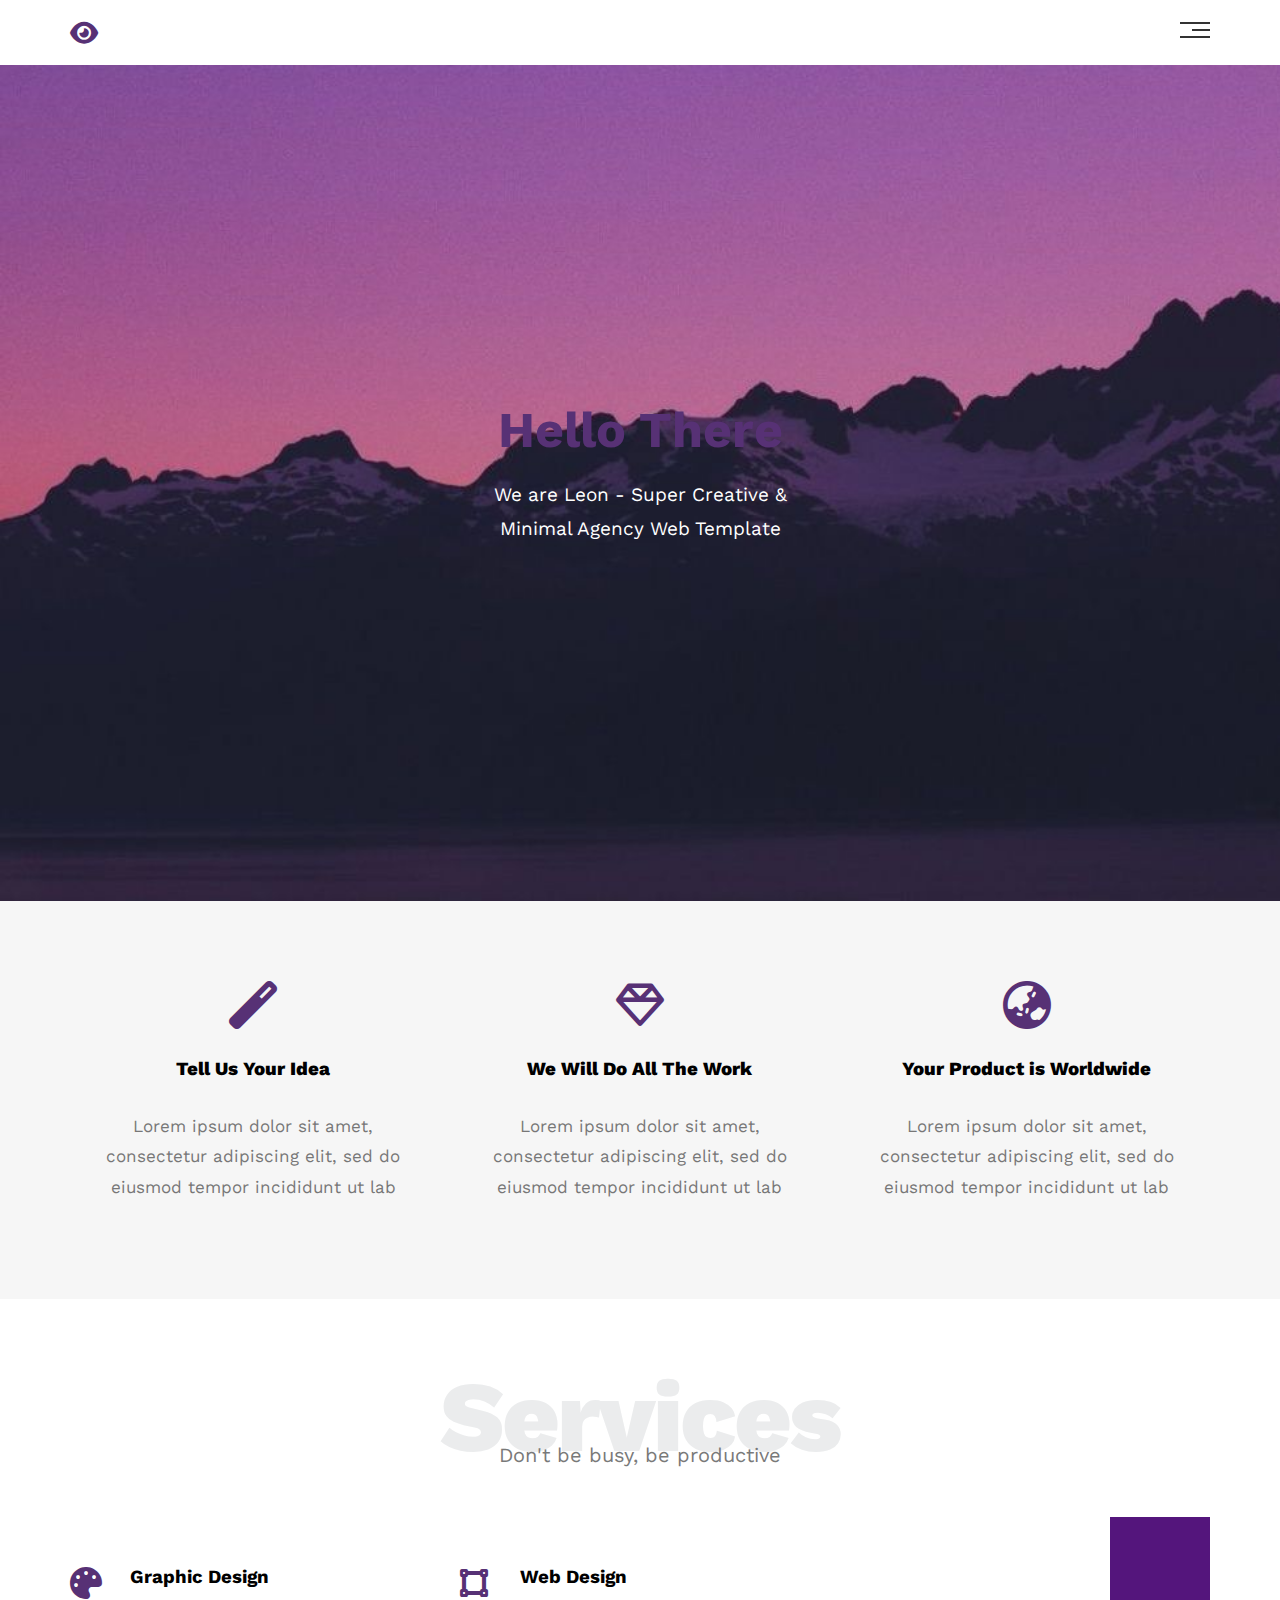
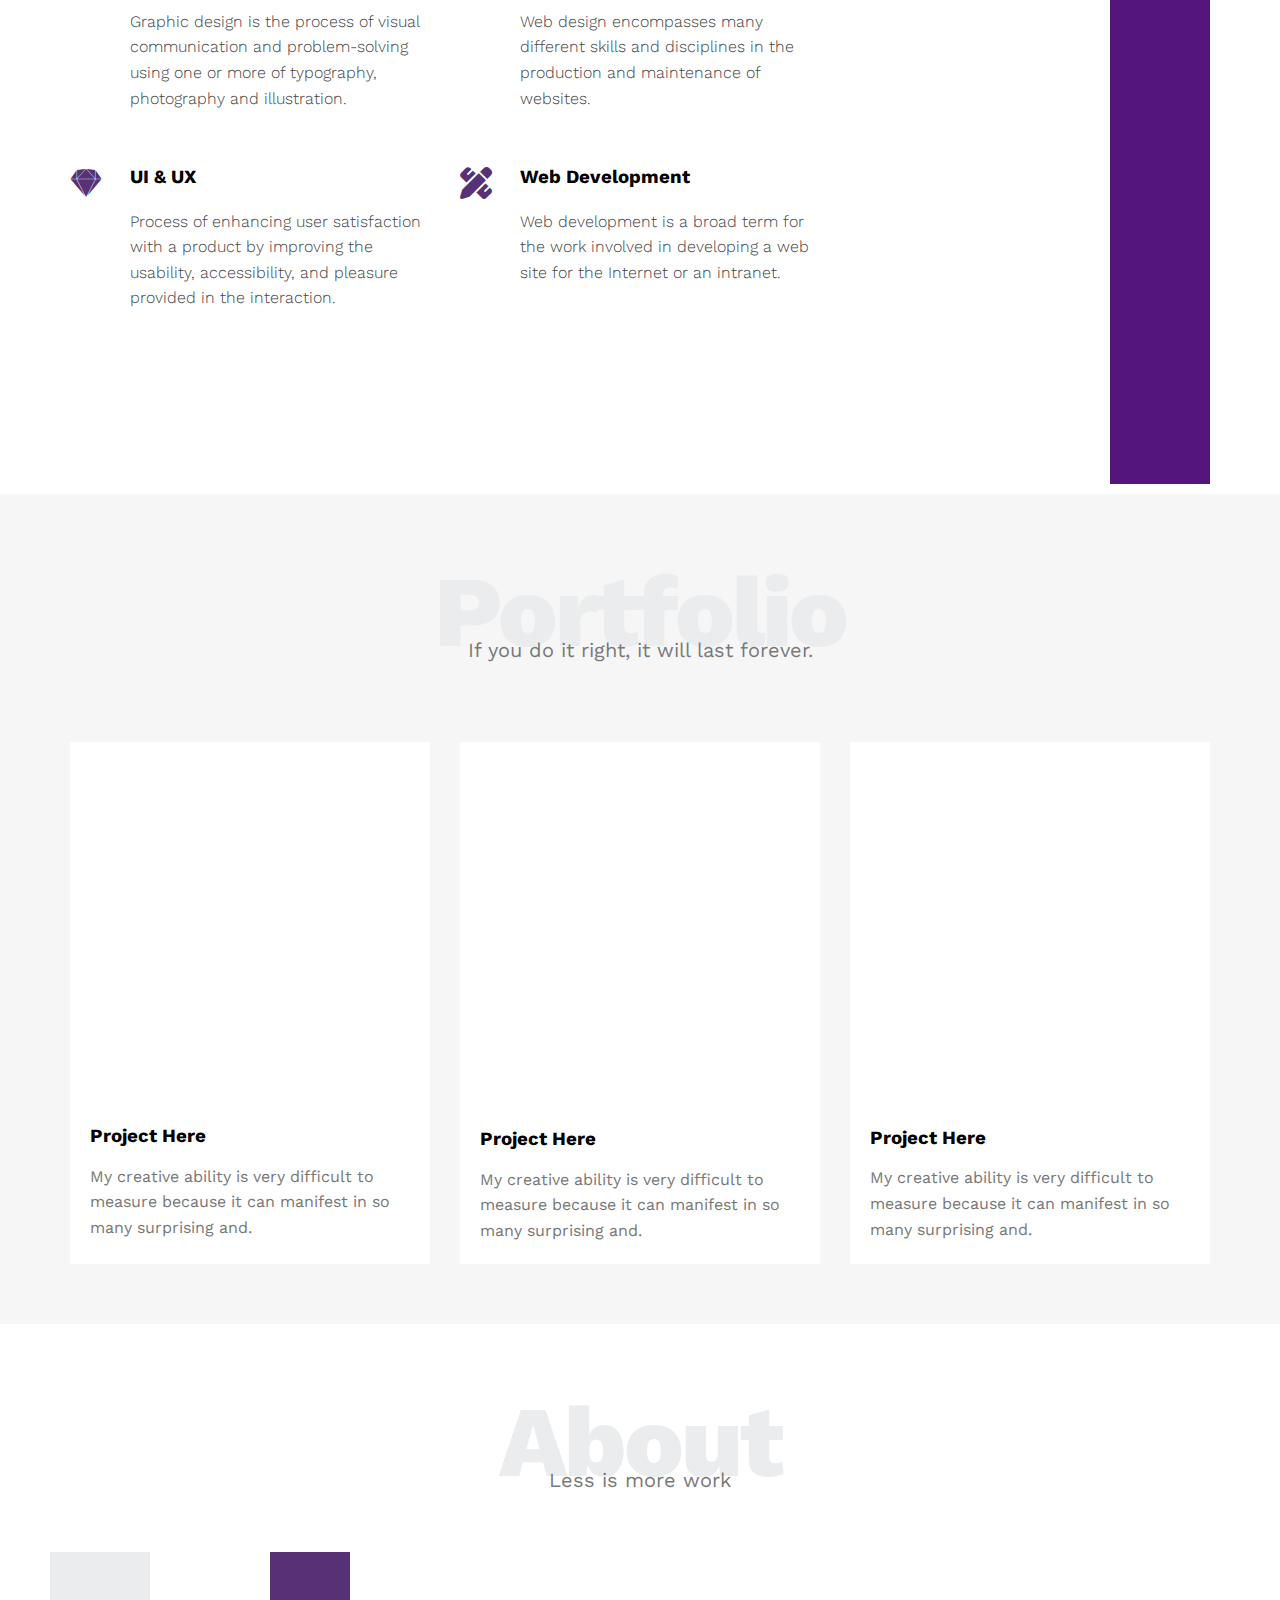
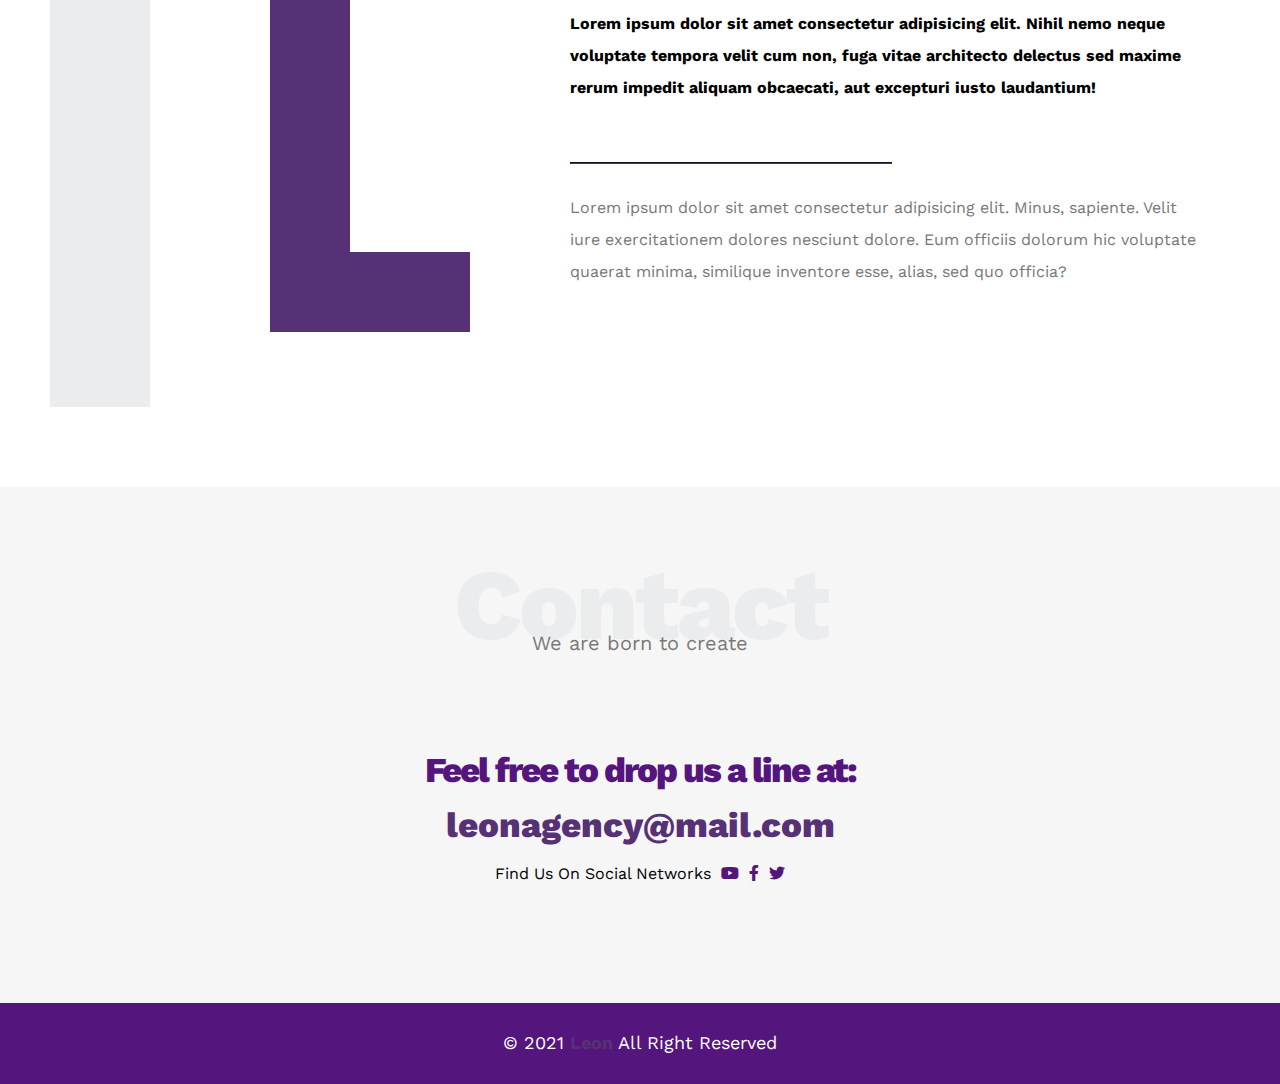
<file: index.html>
<!DOCTYPE html>
<html lang="en">
  <head>
    <meta charset="UTF-8" />
    <meta http-equiv="X-UA-Compatible" content="IE=edge" />
    <meta name="viewport" content="width=device-width, initial-scale=1.0" />
    <title>Leon | Template One</title>
    <!-- Main Template CSS File -->
    <link rel="stylesheet" href="css/leon.css" />
    <!-- Render All Elements Normally -->
    <link rel="stylesheet" href="css/normalize.css" />
    <!-- Font Awesome Library -->
    <link rel="stylesheet" href="css/all.min.css" />
    <!-- Google Fonts -->
    <link rel="preconnect" href="https://fonts.gstatic.com" />
    <link
      href="https://fonts.googleapis.com/css2?family=Work+Sans:wght@200;300;400;500;600;700;800&#038;display=swap"
      rel="stylesheet"
    />
  </head>
  <body>
    <!-- Start Header -->
    <div class="header">
      <div class="container">
        <i class="fa-solid fa-eye" style="font-size:25px; color: #573175;"></i>
        <div class="links">
          <span class="icon">
            <span></span>
            <span></span>
            <span></span>
          </span>
          <ul>
            <li><a href="#services">Services</a></li>
            <li><a href="#portfolio">Portfolio</a></li>
            <li><a href="#about">About</a></li>
            <li><a href="#contact">Contact</a></li>
          </ul>
        </div>
      </div>
    </div>
    <!-- End Header -->
    <!-- Start Landing Section -->
    <div class="landing">
    
      <div class="intro-text">
        <h1>Hello There</h1>
        <p>We are Leon - Super Creative & Minimal Agency Web Template</p>
      </div>
    </div>
    <!-- End Landing Section -->
    <!-- Start Features -->
    <div class="features">
      <div class="container">
        <div class="feat">
          <i class="fas fa-magic fa-3x"></i>
          <h3>Tell Us Your Idea</h3>
          <p>Lorem ipsum dolor sit amet, consectetur adipiscing elit, sed do eiusmod tempor incididunt ut lab</p>
        </div>
        <div class="feat">
          <i class="far fa-gem fa-3x"></i>
          <h3>We Will Do All The Work</h3>
          <p>Lorem ipsum dolor sit amet, consectetur adipiscing elit, sed do eiusmod tempor incididunt ut lab</p>
        </div>
        <div class="feat">
          <i class="fas fa-globe-asia fa-3x"></i>
          <h3>Your Product is Worldwide</h3>
          <p>Lorem ipsum dolor sit amet, consectetur adipiscing elit, sed do eiusmod tempor incididunt ut lab</p>
        </div>
      </div>
    </div>
    <!-- End Features -->
    <!-- Start Services -->
    <div class="services" id="services">
      <div class="container">
        <h2 class="special-heading">Services</h2>
        <p>Don't be busy, be productive</p>
        <div class="services-content">
          <div class="col">
            <!-- Start Service -->
            <div class="srv">
              <i class="fas fa-palette fa-2x"></i>
              <div class="text">
                <h3>Graphic Design</h3>
                <p>
                  Graphic design is the process of visual communication and problem-solving using one or more of
                  typography, photography and illustration.
                </p>
              </div>
            </div>
            <div class="srv">
              <i class="fab fa-sketch fa-2x"></i>
              <div class="text">
                <h3>UI & UX</h3>
                <p>
                  Process of enhancing user satisfaction with a product by improving the usability, accessibility, and
                  pleasure provided in the interaction.
                </p>
              </div>
            </div>
            <!-- End Service -->
          </div>
          <div class="col">
            <!-- Start Services -->
            <div class="srv">
              <i class="fas fa-vector-square fa-2x"></i>
              <div class="text">
                <h3>Web Design</h3>
                <p>
                  Web design encompasses many different skills and disciplines in the production and maintenance of
                  websites.
                </p>
              </div>
            </div>
            <div class="srv">
              <i class="fas fa-pencil-ruler fa-2x"></i>
              <div class="text">
                <h3>Web Development</h3>
                <p>
                  Web development is a broad term for the work involved in developing a web site for the Internet or an
                  intranet.
                </p>
              </div>
            </div>
            <!-- End Services -->
          </div>
          <div class="col">
            <div class="image image-column">
              <img decoding="async" src="images/services.jpeg" alt="" />
            </div>
          </div>
        </div>
      </div>
    </div>
    <!-- End Services -->
    <!-- Start Portfolio -->
    <div class="portfolio" id="portfolio">
      <div class="container">
        <h2 class="special-heading">Portfolio</h2>
        <p>If you do it right, it will last forever.</p>
        <div class="portfolio-content">
          <div class="card">
            <img decoding="async" src="images/portfolio1.jpeg" alt="" />
            <div class="info">
              <h3>Project Here</h3>
              <p>My creative ability is very difficult to measure because it can manifest in so many surprising and.</p>
            </div>
          </div>
          <div class="card">
            <img decoding="async" src="images/portfolio2.jpeg" alt="" />
            <div class="info">
              <h3>Project Here</h3>
              <p>My creative ability is very difficult to measure because it can manifest in so many surprising and.</p>
            </div>
          </div>
          <div class="card">
            <img decoding="async" src="images/portfolio3.jpeg" alt="" />
            <div class="info">
              <h3>Project Here</h3>
              <p>My creative ability is very difficult to measure because it can manifest in so many surprising and.</p>
            </div>
          </div>
        </div>
      </div>
    </div>
    <!-- End Portfolio -->
    <!-- Start About -->
    <div class="about" id="about">
      <div class="container">
        <h2 class="special-heading">About</h2>
        <p>Less is more work</p>
        <div class="about-content">
          <div class="image">
            <img decoding="async" src="images/about.jpeg" alt="" />
          </div>
          <div class="text">
            <p>
              Lorem ipsum dolor sit amet consectetur adipisicing elit. Nihil nemo neque voluptate tempora velit cum non,
              fuga vitae architecto delectus sed maxime rerum impedit aliquam obcaecati, aut excepturi iusto laudantium!
            </p>
            <hr />
            <p>
              Lorem ipsum dolor sit amet consectetur adipisicing elit. Minus, sapiente. Velit iure exercitationem
              dolores nesciunt dolore. Eum officiis dolorum hic voluptate quaerat minima, similique inventore esse,
              alias, sed quo officia?
            </p>
          </div>
        </div>
      </div>
    </div>
    <!-- End About -->
    <!-- Start Contact -->
    <div class="contact" id="contact">
      <div class="container">
        <h2 class="special-heading">Contact</h2>
        <p>We are born to create</p>
        <div class="info">
          <p class="label">Feel free to drop us a line at:</p>
          <a href="mailto:leonagency@mail.com?subject=Contact" class="link">leonagency@mail.com</a>
          <div class="social">
            Find Us On Social Networks
            <i class="fab fa-youtube"></i>
            <i class="fab fa-facebook-f"></i>
            <i class="fab fa-twitter"></i>
          </div>
        </div>
      </div>
    </div>
    <!-- End Contact -->
    <!-- Start Footer -->
    <div class="footer">&copy; 2021 <span>Leon</span> All Right Reserved</div>
    <!-- End Footer -->
  </body>
</html>
</file>
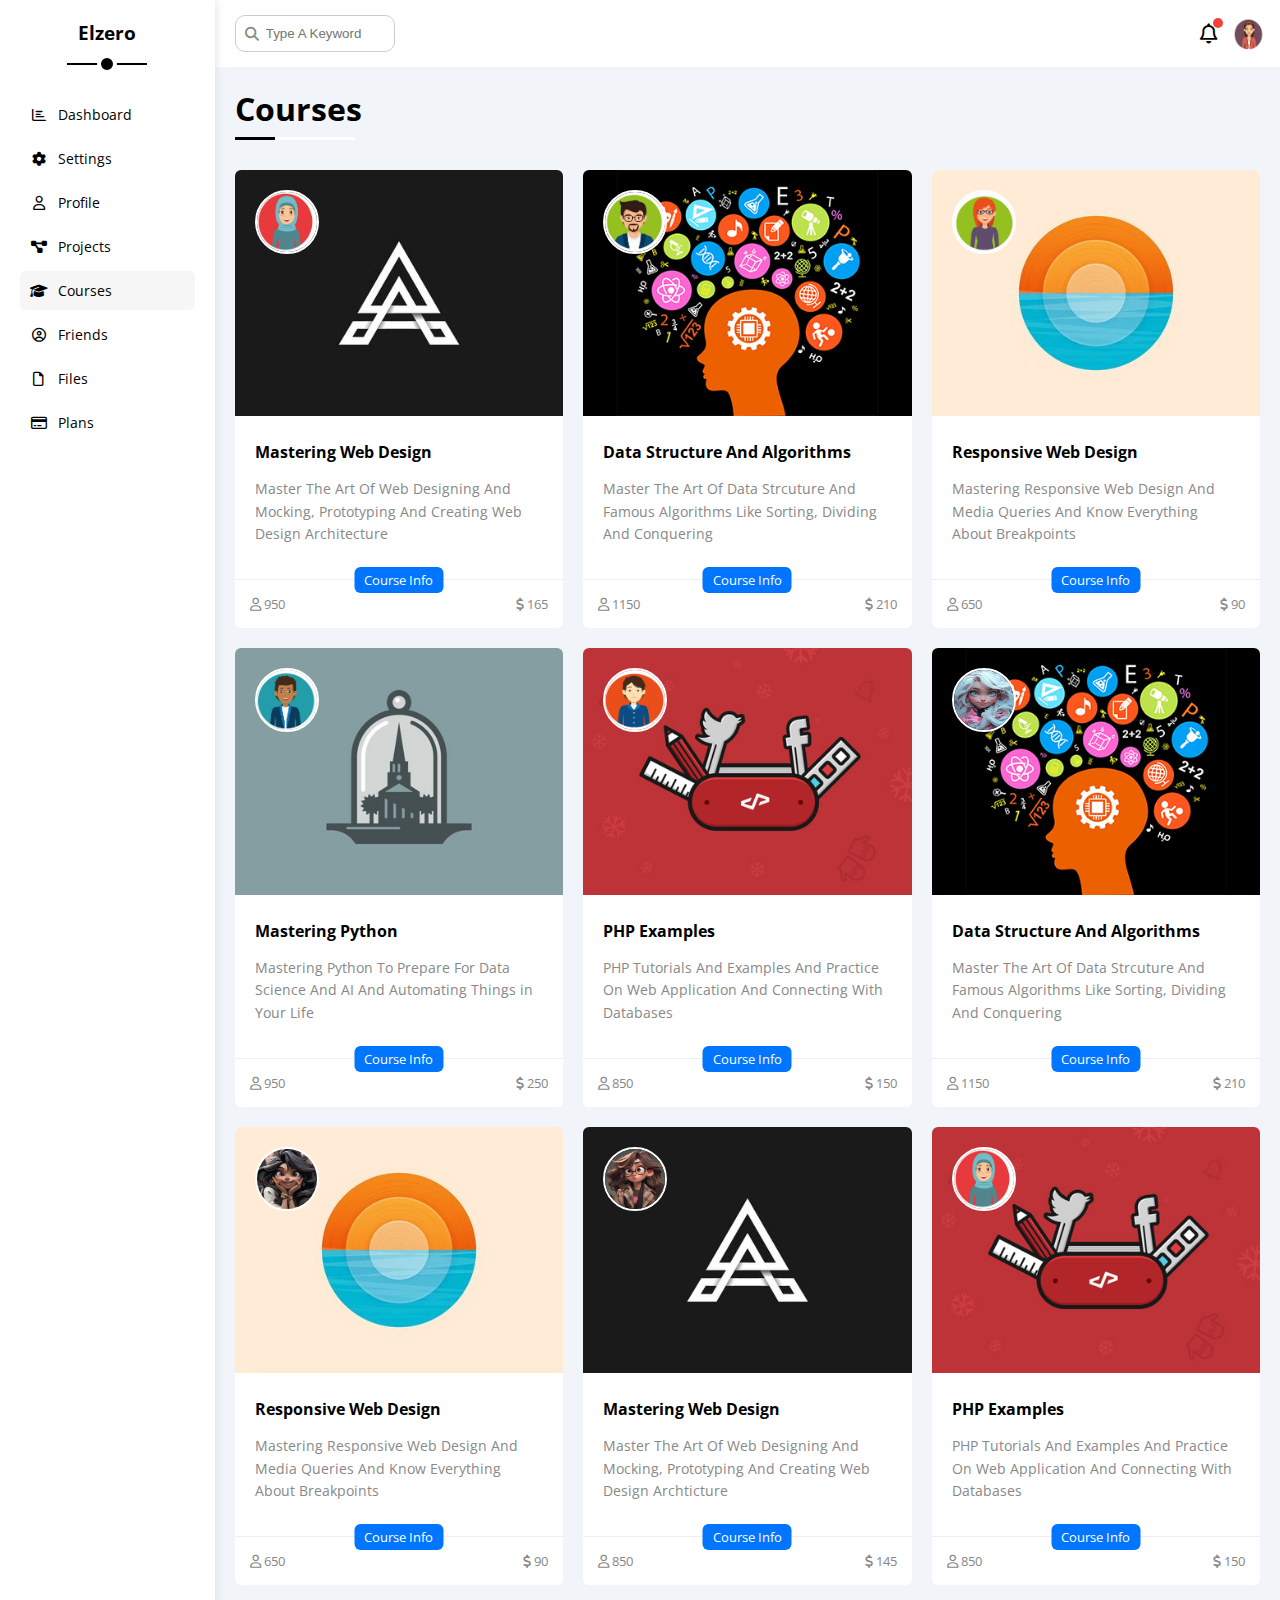
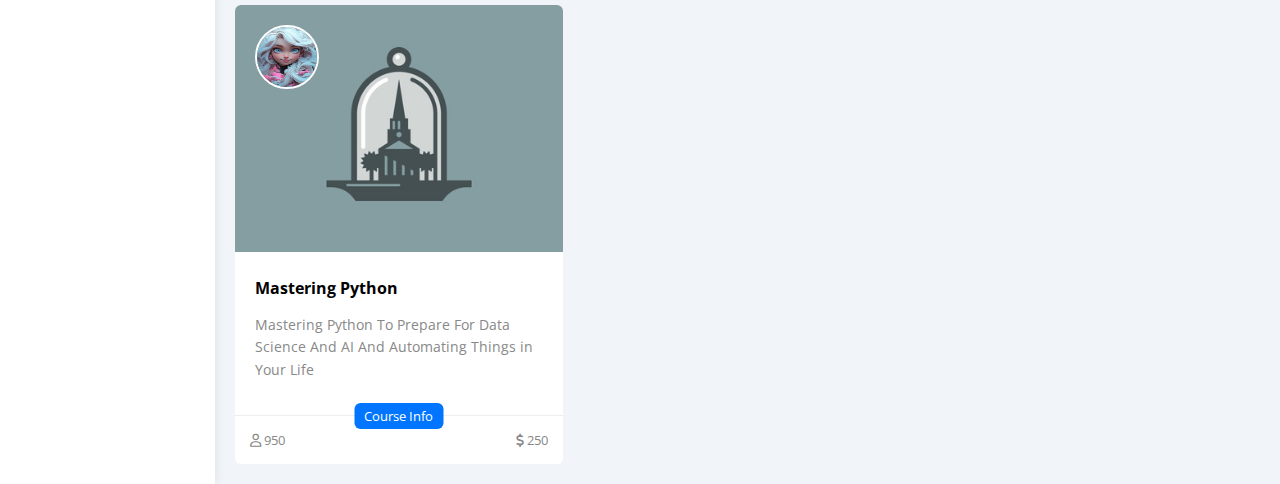
<file: courses.html>
<!DOCTYPE html>
<html lang="en">
  <head>
    <meta charset="UTF-8" />
    <meta http-equiv="X-UA-Compatible" content="IE=edge" />
    <meta name="viewport" content="width=device-width, initial-scale=1.0" />
    <title>Courses</title>
    <link rel="stylesheet" href="css/all.min.css" />
    <link rel="stylesheet" href="css/framework.css" />
    <link rel="stylesheet" href="css/master.css" />
    <link rel="preconnect" href="https://fonts.googleapis.com" />
    <link rel="preconnect" href="https://fonts.gstatic.com" crossorigin />
    <link href="https://fonts.googleapis.com/css2?family=Open+Sans:wght@300;500&display=swap" rel="stylesheet" />
  </head>
  <body>
    <div class="page d-flex">
      <div class="sidebar bg-white p-20 p-relative">
        <h3 class="p-relative txt-c mt-0">Elzero</h3>
        <ul>
          <li>
            <a class="d-flex align-center fs-14 c-black rad-6 p-10" href="index 4.html">
              <i class="fa-regular fa-chart-bar fa-fw"></i>
              <span>Dashboard</span>
            </a>
          </li>
          <li>
            <a class="d-flex align-center fs-14 c-black rad-6 p-10" href="settings.html">
              <i class="fa-solid fa-gear fa-fw"></i>
              <span>Settings</span>
            </a>
          </li>
          <li>
            <a class="d-flex align-center fs-14 c-black rad-6 p-10" href="profile.html">
              <i class="fa-regular fa-user fa-fw"></i>
              <span>Profile</span>
            </a>
          </li>
          <li>
            <a class="d-flex align-center fs-14 c-black rad-6 p-10" href="projects.html">
              <i class="fa-solid fa-diagram-project fa-fw"></i>
              <span>Projects</span>
            </a>
          </li>
          <li>
            <a class="active d-flex align-center fs-14 c-black rad-6 p-10" href="courses.html">
              <i class="fa-solid fa-graduation-cap fa-fw"></i>
              <span>Courses</span>
            </a>
          </li>
          <li>
            <a class="d-flex align-center fs-14 c-black rad-6 p-10" href="friends.html">
              <i class="fa-regular fa-circle-user fa-fw"></i>
              <span>Friends</span>
            </a>
          </li>
          <li>
            <a class="d-flex align-center fs-14 c-black rad-6 p-10" href="files.html">
              <i class="fa-regular fa-file fa-fw"></i>
              <span>Files</span>
            </a>
          </li>
          <li>
            <a class="d-flex align-center fs-14 c-black rad-6 p-10" href="plans.html">
              <i class="fa-regular fa-credit-card fa-fw"></i>
              <span>Plans</span>
            </a>
          </li>
        </ul>
      </div>
      <div class="content w-full">
        <!-- Start Head -->
        <div class="head bg-white p-15 between-flex">
          <div class="search p-relative">
            <input class="p-10" type="search" placeholder="Type A Keyword" />
          </div>
          <div class="icons d-flex align-center">
            <span class="notification p-relative">
              <i class="fa-regular fa-bell fa-lg"></i>
            </span>
            <img src="imgs/avatar1.jpg" alt="" />
          </div>
        </div>
        <!-- End Head -->
        <h1 class="p-relative">Courses</h1>
        <div class="courses-page d-grid m-20 gap-20">
          <div class="course bg-white rad-6 p-relative">
            <img class="cover" src="imgs/course-01.jpg" alt="" />
            <img class="instructor" src="imgs/team-01.jpg" alt="" />
            <div class="p-20">
              <h4 class="m-0">Mastering Web Design</h4>
              <p class="description c-grey mt-15 fs-14">
                Master The Art Of Web Designing And Mocking, Prototyping And Creating Web Design Architecture
              </p>
            </div>
            <div class="info p-15 p-relative between-flex">
              <span class="title bg-blue c-white btn-shape">Course Info</span>
              <span class="c-grey">
                <i class="fa-regular fa-user"></i>
                950
              </span>
              <span class="c-grey">
                <i class="fa-solid fa-dollar-sign"></i>
                165
              </span>
            </div>
          </div>
          <div class="course bg-white rad-6 p-relative">
            <img class="cover" src="imgs/course-02.jpg" alt="" />
            <img class="instructor" src="imgs/team-02.jpg" alt="" />
            <div class="p-20">
              <h4 class="m-0">Data Structure And Algorithms</h4>
              <p class="description c-grey mt-15 fs-14">
                Master The Art Of Data Strcuture And Famous Algorithms Like Sorting, Dividing And Conquering
              </p>
            </div>
            <div class="info p-15 p-relative between-flex">
              <span class="title bg-blue c-white btn-shape">Course Info</span>
              <span class="c-grey"> <i class="fa-regular fa-user"></i> 1150</span>
              <span class="c-grey"><i class="fa-solid fa-dollar-sign"></i> 210</span>
            </div>
          </div>
          <div class="course bg-white rad-6 p-relative">
            <img class="cover" src="imgs/course-03.jpg" alt="" />
            <img class="instructor" src="imgs/team-03.jpg" alt="" />
            <div class="p-20">
              <h4 class="m-0">Responsive Web Design</h4>
              <p class="description c-grey mt-15 fs-14">
                Mastering Responsive Web Design And Media Queries And Know Everything About Breakpoints
              </p>
            </div>
            <div class="info p-15 p-relative between-flex">
              <span class="title bg-blue c-white btn-shape">Course Info</span>
              <span class="c-grey"> <i class="fa-regular fa-user"></i> 650</span>
              <span class="c-grey"><i class="fa-solid fa-dollar-sign"></i> 90</span>
            </div>
          </div>
          <div class="course bg-white rad-6 p-relative">
            <img class="cover" src="imgs/course-04.jpg" alt="" />
            <img class="instructor" src="imgs/team-04.jpg" alt="" />
            <div class="p-20">
              <h4 class="m-0">Mastering Python</h4>
              <p class="description c-grey mt-15 fs-14">
                Mastering Python To Prepare For Data Science And AI And Automating Things in Your Life
              </p>
            </div>
            <div class="info p-15 p-relative between-flex">
              <span class="title bg-blue c-white btn-shape">Course Info</span>
              <span class="c-grey"> <i class="fa-regular fa-user"></i> 950</span>
              <span class="c-grey"><i class="fa-solid fa-dollar-sign"></i> 250</span>
            </div>
          </div>
          <div class="course bg-white rad-6 p-relative">
            <img class="cover" src="imgs/course-05.jpg" alt="" />
            <img class="instructor" src="imgs/team-05.jpg" alt="" />
            <div class="p-20">
              <h4 class="m-0">PHP Examples</h4>
              <p class="description c-grey mt-15 fs-14">
                PHP Tutorials And Examples And Practice On Web Application And Connecting With Databases
              </p>
            </div>
            <div class="info p-15 p-relative between-flex">
              <span class="title bg-blue c-white btn-shape">Course Info</span>
              <span class="c-grey"> <i class="fa-regular fa-user"></i> 850</span>
              <span class="c-grey"><i class="fa-solid fa-dollar-sign"></i> 150</span>
            </div>
          </div>
          <div class="course bg-white rad-6 p-relative">
            <img class="cover" src="imgs/course-02.jpg" alt="" />
            <img class="instructor" src="imgs/team-06.png" alt="" />
            <div class="p-20">
              <h4 class="m-0">Data Structure And Algorithms</h4>
              <p class="description c-grey mt-15 fs-14">
                Master The Art Of Data Strcuture And Famous Algorithms Like Sorting, Dividing And Conquering
              </p>
            </div>
            <div class="info p-15 p-relative between-flex">
              <span class="title bg-blue c-white btn-shape">Course Info</span>
              <span class="c-grey"> <i class="fa-regular fa-user"></i> 1150</span>
              <span class="c-grey"><i class="fa-solid fa-dollar-sign"></i> 210</span>
            </div>
          </div>
          <div class="course bg-white rad-6 p-relative">
            <img class="cover" src="imgs/course-03.jpg" alt="" />
            <img class="instructor" src="imgs/team-07.jpeg" alt="" />
            <div class="p-20">
              <h4 class="m-0">Responsive Web Design</h4>
              <p class="description c-grey mt-15 fs-14">
                Mastering Responsive Web Design And Media Queries And Know Everything About Breakpoints
              </p>
            </div>
            <div class="info p-15 p-relative between-flex">
              <span class="title bg-blue c-white btn-shape">Course Info</span>
              <span class="c-grey"> <i class="fa-regular fa-user"></i> 650</span>
              <span class="c-grey"><i class="fa-solid fa-dollar-sign"></i> 90</span>
            </div>
          </div>
          <div class="course bg-white rad-6 p-relative">
            <img class="cover" src="imgs/course-01.jpg" alt="" />
            <img class="instructor" src="imgs/team-08.jpeg" alt="" />
            <div class="p-20">
              <h4 class="m-0">Mastering Web Design</h4>
              <p class="description c-grey mt-15 fs-14">
                Master The Art Of Web Designing And Mocking, Prototyping And Creating Web Design Archticture
              </p>
            </div>
            <div class="info p-15 p-relative between-flex">
              <span class="title bg-blue c-white btn-shape">Course Info</span>
              <span class="c-grey"> <i class="fa-regular fa-user"></i> 850</span>
              <span class="c-grey"><i class="fa-solid fa-dollar-sign"></i> 145</span>
            </div>
          </div>
          <div class="course bg-white rad-6 p-relative">
            <img class="cover" src="imgs/course-05.jpg" alt="" />
            <img class="instructor" src="imgs/team-01.jpg" alt="" />
            <div class="p-20">
              <h4 class="m-0">PHP Examples</h4>
              <p class="description c-grey mt-15 fs-14">
                PHP Tutorials And Examples And Practice On Web Application And Connecting With Databases
              </p>
            </div>
            <div class="info p-15 p-relative between-flex">
              <span class="title bg-blue c-white btn-shape">Course Info</span>
              <span class="c-grey"> <i class="fa-regular fa-user"></i> 850</span>
              <span class="c-grey"><i class="fa-solid fa-dollar-sign"></i> 150</span>
            </div>
          </div>
          <div class="course bg-white rad-6 p-relative">
            <img class="cover" src="imgs/course-04.jpg" alt="" />
            <img class="instructor" src="imgs/team-06.png" alt="" />
            <div class="p-20">
              <h4 class="m-0">Mastering Python</h4>
              <p class="description c-grey mt-15 fs-14">
                Mastering Python To Prepare For Data Science And AI And Automating Things in Your Life
              </p>
            </div>
            <div class="info p-15 p-relative between-flex">
              <span class="title bg-blue c-white btn-shape">Course Info</span>
              <span class="c-grey"> <i class="fa-regular fa-user"></i> 950</span>
              <span class="c-grey"><i class="fa-solid fa-dollar-sign"></i> 250</span>
            </div>
          </div>
        </div>
      </div>
    </div>
  </body>
</html>
</file>
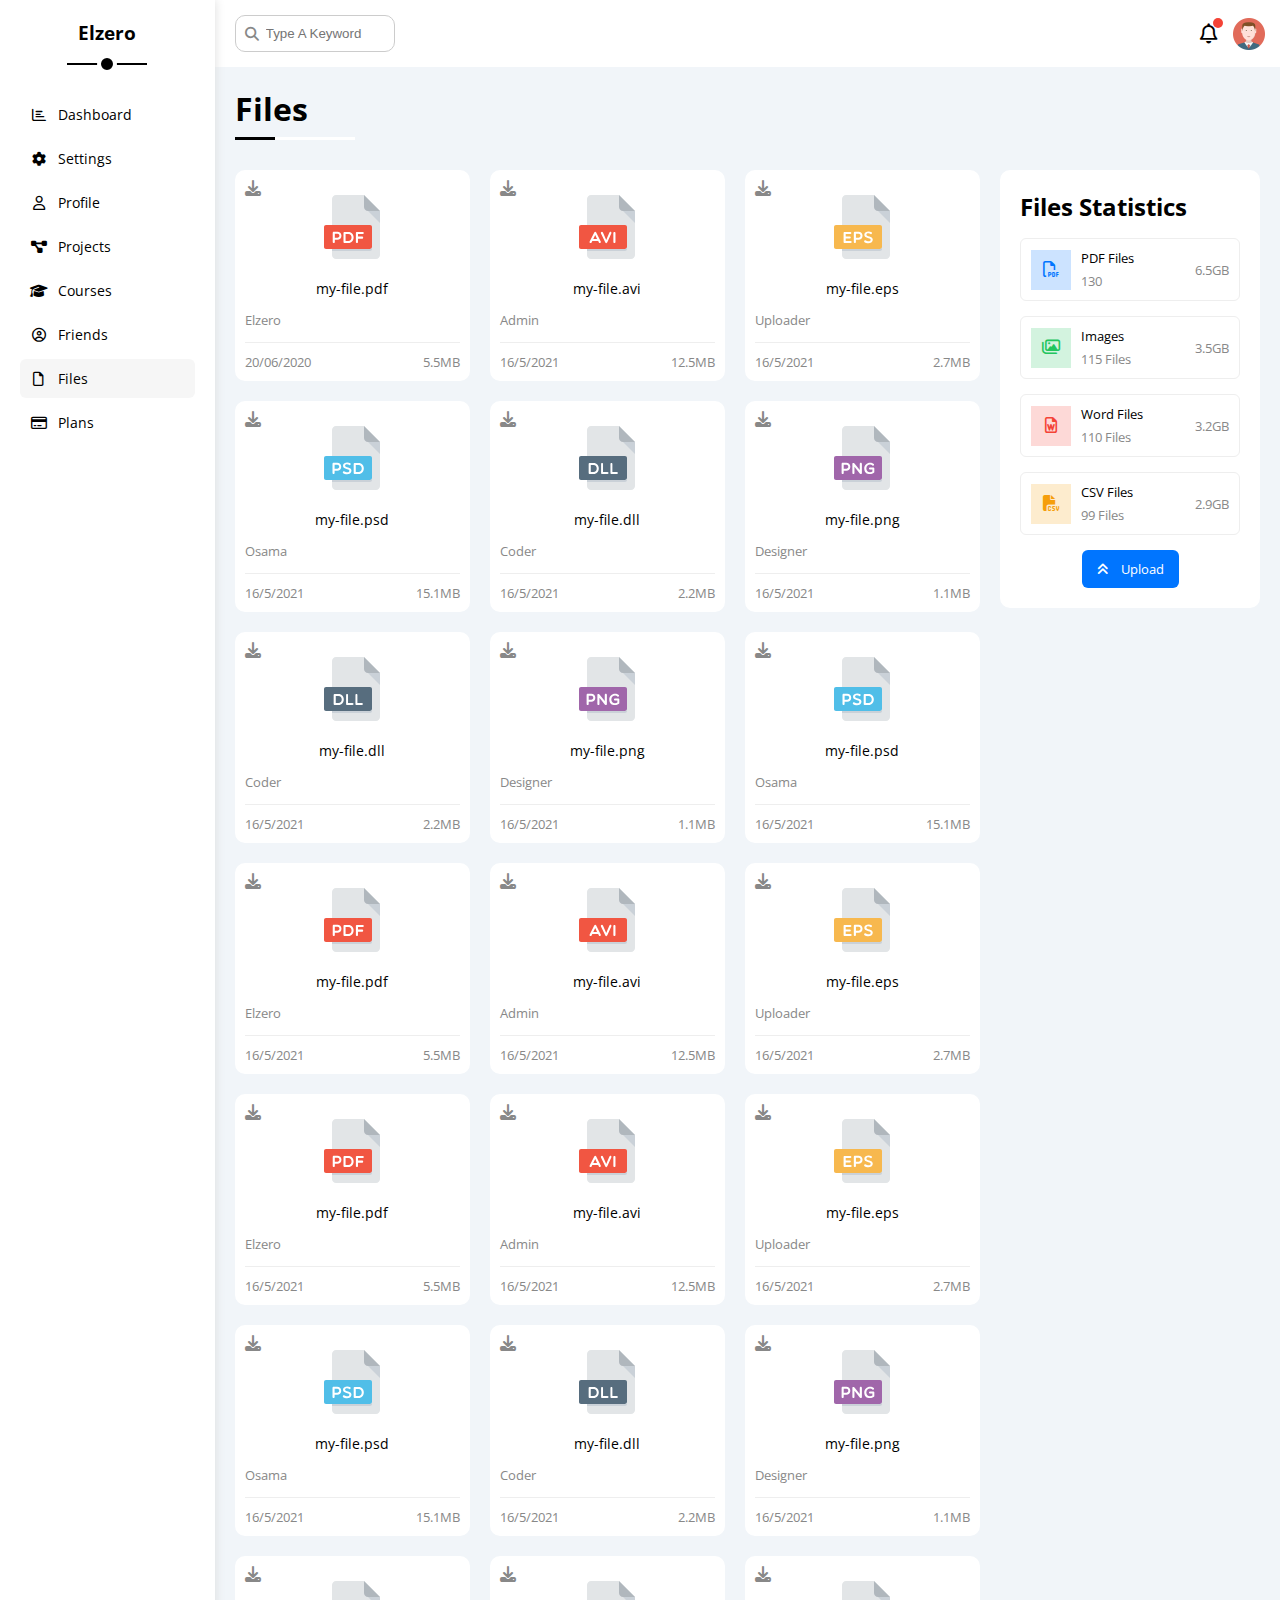
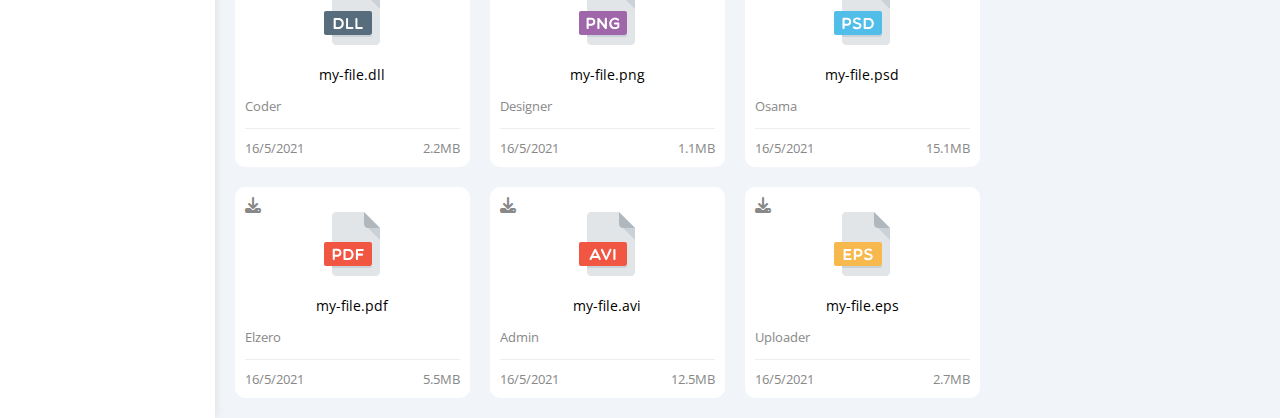
<file: files.html>
<!DOCTYPE html>
<html lang="en">
  <head>
    <meta charset="UTF-8" />
    <meta http-equiv="X-UA-Compatible" content="IE=edge" />
    <meta name="viewport" content="width=device-width, initial-scale=1.0" />
    <title>Files</title>
    <link rel="stylesheet" href="css/all.min.css" />
    <link rel="stylesheet" href="css/framework.css" />
    <link rel="stylesheet" href="css/master.css" />
    <link rel="preconnect" href="https://fonts.googleapis.com" />
    <link rel="preconnect" href="https://fonts.gstatic.com" crossorigin />
    <link href="https://fonts.googleapis.com/css2?family=Open+Sans:wght@300;500&display=swap" rel="stylesheet" />
  </head>
  <body>
    <div class="page d-flex">
      <div class="sidebar bg-white p-20 p-relative">
        <h3 class="p-relative txt-c mt-0">Elzero</h3>
        <ul>
          <li>
            <a class="d-flex align-center fs-14 c-black rad-6 p-10" href="index 4.html">
              <i class="fa-regular fa-chart-bar fa-fw"></i>
              <span>Dashboard</span>
            </a>
          </li>
          <li>
            <a class="d-flex align-center fs-14 c-black rad-6 p-10" href="settings.html">
              <i class="fa-solid fa-gear fa-fw"></i>
              <span>Settings</span>
            </a>
          </li>
          <li>
            <a class="d-flex align-center fs-14 c-black rad-6 p-10" href="profile.html">
              <i class="fa-regular fa-user fa-fw"></i>
              <span>Profile</span>
            </a>
          </li>
          <li>
            <a class="d-flex align-center fs-14 c-black rad-6 p-10" href="projects.html">
              <i class="fa-solid fa-diagram-project fa-fw"></i>
              <span>Projects</span>
            </a>
          </li>
          <li>
            <a class="d-flex align-center fs-14 c-black rad-6 p-10" href="courses.html">
              <i class="fa-solid fa-graduation-cap fa-fw"></i>
              <span>Courses</span>
            </a>
          </li>
          <li>
            <a class="d-flex align-center fs-14 c-black rad-6 p-10" href="friends.html">
              <i class="fa-regular fa-circle-user fa-fw"></i>
              <span>Friends</span>
            </a>
          </li>
          <li>
            <a class="active d-flex align-center fs-14 c-black rad-6 p-10" href="files.html">
              <i class="fa-regular fa-file fa-fw"></i>
              <span>Files</span>
            </a>
          </li>
          <li>
            <a class="d-flex align-center fs-14 c-black rad-6 p-10" href="plans.html">
              <i class="fa-regular fa-credit-card fa-fw"></i>
              <span>Plans</span>
            </a>
          </li>
        </ul>
      </div>
      <div class="content w-full">
        <!-- Start Head -->
        <div class="head bg-white p-15 between-flex">
          <div class="search p-relative">
            <input class="p-10" type="search" placeholder="Type A Keyword" />
          </div>
          <div class="icons d-flex align-center">
            <span class="notification p-relative">
              <i class="fa-regular fa-bell fa-lg"></i>
            </span>
            <img src="imgs/avatar.png" alt="" />
          </div>
        </div>
        <!-- End Head -->
        <h1 class="p-relative">Files</h1>
        <div class="files-page d-flex m-20 gap-20">
          <div class="files-stats p-20 bg-white rad-10">
            <h2 class="mt-0 mb-15 txt-c-mobile">Files Statistics</h2>
            <div class="d-flex align-center border-eee p-10 rad-6 mb-15 fs-13">
              <i class="fa-regular fa-file-pdf fa-lg blue center-flex c-blue icon"></i>
              <div class="info">
                <span>PDF Files</span>
                <span class="c-grey d-block mt-5">130</span>
              </div>
              <div class="size c-grey">6.5GB</div>
            </div>
            <div class="d-flex align-center border-eee p-10 rad-6 mb-15 fs-13">
              <i class="fa-regular fa-images fa-lg green center-flex c-green icon"></i>
              <div class="info">
                <span>Images</span>
                <span class="c-grey d-block mt-5">115 Files</span>
              </div>
              <div class="size c-grey">3.5GB</div>
            </div>
            <div class="d-flex align-center border-eee p-10 rad-6 mb-15 fs-13">
              <i class="fa-regular fa-file-word fa-lg red center-flex c-red icon"></i>
              <div class="info">
                <span>Word Files</span>
                <span class="c-grey d-block mt-5">110 Files</span>
              </div>
              <div class="size c-grey">3.2GB</div>
            </div>
            <div class="d-flex align-center border-eee p-10 rad-6 fs-13">
              <i class="fa-solid fa-file-csv fa-lg orange center-flex c-orange icon"></i>
              <div class="info">
                <span>CSV Files</span>
                <span class="c-grey d-block mt-5">99 Files</span>
              </div>
              <div class="size c-grey">2.9GB</div>
            </div>
            <a class="upload bg-blue c-white fs-13 rad-6 d-block w-fit" href="#">
              <i class="fa-solid fa-angles-up mr-10"></i>
              Upload
            </a>
          </div>
          <div class="files-content d-grid gap-20">
            <div class="file bg-white p-10 rad-10">
              <i class="fa-solid fa-download c-grey p-absolute"></i>
              <div class="icon txt-c">
                <img class="mt-15 mb-15" src="imgs/pdf.svg" alt="" />
              </div>
              <div class="txt-c mb-10 fs-14">my-file.pdf</div>
              <p class="c-grey fs-13">Elzero</p>
              <div class="info between-flex mt-10 pt-10 fs-13 c-grey">
                <span>20/06/2020</span>
                <span>5.5MB</span>
              </div>
            </div>
            <div class="file bg-white p-10 rad-10">
              <i class="fa-solid fa-download c-grey p-absolute"></i>
              <div class="icon txt-c">
                <img class="mt-15 mb-15" src="imgs/avi.svg" alt="" />
              </div>
              <div class="txt-c mb-10 fs-14">my-file.avi</div>
              <p class="c-grey fs-13">Admin</p>
              <div class="info between-flex mt-10 pt-10 fs-13 c-grey">
                <span>16/5/2021</span>
                <span>12.5MB</span>
              </div>
            </div>
            <div class="file bg-white p-10 rad-10">
              <i class="fa-solid fa-download c-grey p-absolute"></i>
              <div class="icon txt-c">
                <img class="mt-15 mb-15" src="imgs/eps.svg" alt="" />
              </div>
              <div class="txt-c mb-10 fs-14">my-file.eps</div>
              <p class="c-grey fs-13">Uploader</p>
              <div class="info between-flex mt-10 pt-10 fs-13 c-grey">
                <span>16/5/2021</span>
                <span>2.7MB</span>
              </div>
            </div>
            <div class="file bg-white p-10 rad-10">
              <i class="fa-solid fa-download c-grey p-absolute"></i>
              <div class="icon txt-c">
                <img class="mt-15 mb-15" src="imgs/psd.svg" alt="" />
              </div>
              <div class="txt-c mb-10 fs-14">my-file.psd</div>
              <p class="c-grey fs-13">Osama</p>
              <div class="info between-flex mt-10 pt-10 fs-13 c-grey">
                <span>16/5/2021</span>
                <span>15.1MB</span>
              </div>
            </div>
            <div class="file bg-white p-10 rad-10">
              <i class="fa-solid fa-download c-grey p-absolute"></i>
              <div class="icon txt-c">
                <img class="mt-15 mb-15" src="imgs/dll.svg" alt="" />
              </div>
              <div class="txt-c mb-10 fs-14">my-file.dll</div>
              <p class="c-grey fs-13">Coder</p>
              <div class="info between-flex mt-10 pt-10 fs-13 c-grey">
                <span>16/5/2021</span>
                <span>2.2MB</span>
              </div>
            </div>
            <div class="file bg-white p-10 rad-10">
              <i class="fa-solid fa-download c-grey p-absolute"></i>
              <div class="icon txt-c">
                <img class="mt-15 mb-15" src="imgs/png.svg" alt="" />
              </div>
              <div class="txt-c mb-10 fs-14">my-file.png</div>
              <p class="c-grey fs-13">Designer</p>
              <div class="info between-flex mt-10 pt-10 fs-13 c-grey">
                <span>16/5/2021</span>
                <span>1.1MB</span>
              </div>
            </div>
            <div class="file bg-white p-10 rad-10">
              <i class="fa-solid fa-download c-grey p-absolute"></i>
              <div class="icon txt-c">
                <img class="mt-15 mb-15" src="imgs/dll.svg" alt="" />
              </div>
              <div class="txt-c mb-10 fs-14">my-file.dll</div>
              <p class="c-grey fs-13">Coder</p>
              <div class="info between-flex mt-10 pt-10 fs-13 c-grey">
                <span>16/5/2021</span>
                <span>2.2MB</span>
              </div>
            </div>
            <div class="file bg-white p-10 rad-10">
              <i class="fa-solid fa-download c-grey p-absolute"></i>
              <div class="icon txt-c">
                <img class="mt-15 mb-15" src="imgs/png.svg" alt="" />
              </div>
              <div class="txt-c mb-10 fs-14">my-file.png</div>
              <p class="c-grey fs-13">Designer</p>
              <div class="info between-flex mt-10 pt-10 fs-13 c-grey">
                <span>16/5/2021</span>
                <span>1.1MB</span>
              </div>
            </div>
            <div class="file bg-white p-10 rad-10">
              <i class="fa-solid fa-download c-grey p-absolute"></i>
              <div class="icon txt-c">
                <img class="mt-15 mb-15" src="imgs/psd.svg" alt="" />
              </div>
              <div class="txt-c mb-10 fs-14">my-file.psd</div>
              <p class="c-grey fs-13">Osama</p>
              <div class="info between-flex mt-10 pt-10 fs-13 c-grey">
                <span>16/5/2021</span>
                <span>15.1MB</span>
              </div>
            </div>
            <div class="file bg-white p-10 rad-10">
              <i class="fa-solid fa-download c-grey p-absolute"></i>
              <div class="icon txt-c">
                <img class="mt-15 mb-15" src="imgs/pdf.svg" alt="" />
              </div>
              <div class="txt-c mb-10 fs-14">my-file.pdf</div>
              <p class="c-grey fs-13">Elzero</p>
              <div class="info between-flex mt-10 pt-10 fs-13 c-grey">
                <span>16/5/2021</span>
                <span>5.5MB</span>
              </div>
            </div>
            <div class="file bg-white p-10 rad-10">
              <i class="fa-solid fa-download c-grey p-absolute"></i>
              <div class="icon txt-c">
                <img class="mt-15 mb-15" src="imgs/avi.svg" alt="" />
              </div>
              <div class="txt-c mb-10 fs-14">my-file.avi</div>
              <p class="c-grey fs-13">Admin</p>
              <div class="info between-flex mt-10 pt-10 fs-13 c-grey">
                <span>16/5/2021</span>
                <span>12.5MB</span>
              </div>
            </div>
            <div class="file bg-white p-10 rad-10">
              <i class="fa-solid fa-download c-grey p-absolute"></i>
              <div class="icon txt-c">
                <img class="mt-15 mb-15" src="imgs/eps.svg" alt="" />
              </div>
              <div class="txt-c mb-10 fs-14">my-file.eps</div>
              <p class="c-grey fs-13">Uploader</p>
              <div class="info between-flex mt-10 pt-10 fs-13 c-grey">
                <span>16/5/2021</span>
                <span>2.7MB</span>
              </div>
            </div>
            <div class="file bg-white p-10 rad-10">
              <i class="fa-solid fa-download c-grey p-absolute"></i>
              <div class="icon txt-c">
                <img class="mt-15 mb-15" src="imgs/pdf.svg" alt="" />
              </div>
              <div class="txt-c mb-10 fs-14">my-file.pdf</div>
              <p class="c-grey fs-13">Elzero</p>
              <div class="info between-flex mt-10 pt-10 fs-13 c-grey">
                <span>16/5/2021</span>
                <span>5.5MB</span>
              </div>
            </div>
            <div class="file bg-white p-10 rad-10">
              <i class="fa-solid fa-download c-grey p-absolute"></i>
              <div class="icon txt-c">
                <img class="mt-15 mb-15" src="imgs/avi.svg" alt="" />
              </div>
              <div class="txt-c mb-10 fs-14">my-file.avi</div>
              <p class="c-grey fs-13">Admin</p>
              <div class="info between-flex mt-10 pt-10 fs-13 c-grey">
                <span>16/5/2021</span>
                <span>12.5MB</span>
              </div>
            </div>
            <div class="file bg-white p-10 rad-10">
              <i class="fa-solid fa-download c-grey p-absolute"></i>
              <div class="icon txt-c">
                <img class="mt-15 mb-15" src="imgs/eps.svg" alt="" />
              </div>
              <div class="txt-c mb-10 fs-14">my-file.eps</div>
              <p class="c-grey fs-13">Uploader</p>
              <div class="info between-flex mt-10 pt-10 fs-13 c-grey">
                <span>16/5/2021</span>
                <span>2.7MB</span>
              </div>
            </div>
            <div class="file bg-white p-10 rad-10">
              <i class="fa-solid fa-download c-grey p-absolute"></i>
              <div class="icon txt-c">
                <img class="mt-15 mb-15" src="imgs/psd.svg" alt="" />
              </div>
              <div class="txt-c mb-10 fs-14">my-file.psd</div>
              <p class="c-grey fs-13">Osama</p>
              <div class="info between-flex mt-10 pt-10 fs-13 c-grey">
                <span>16/5/2021</span>
                <span>15.1MB</span>
              </div>
            </div>
            <div class="file bg-white p-10 rad-10">
              <i class="fa-solid fa-download c-grey p-absolute"></i>
              <div class="icon txt-c">
                <img class="mt-15 mb-15" src="imgs/dll.svg" alt="" />
              </div>
              <div class="txt-c mb-10 fs-14">my-file.dll</div>
              <p class="c-grey fs-13">Coder</p>
              <div class="info between-flex mt-10 pt-10 fs-13 c-grey">
                <span>16/5/2021</span>
                <span>2.2MB</span>
              </div>
            </div>
            <div class="file bg-white p-10 rad-10">
              <i class="fa-solid fa-download c-grey p-absolute"></i>
              <div class="icon txt-c">
                <img class="mt-15 mb-15" src="imgs/png.svg" alt="" />
              </div>
              <div class="txt-c mb-10 fs-14">my-file.png</div>
              <p class="c-grey fs-13">Designer</p>
              <div class="info between-flex mt-10 pt-10 fs-13 c-grey">
                <span>16/5/2021</span>
                <span>1.1MB</span>
              </div>
            </div>
            <div class="file bg-white p-10 rad-10">
              <i class="fa-solid fa-download c-grey p-absolute"></i>
              <div class="icon txt-c">
                <img class="mt-15 mb-15" src="imgs/dll.svg" alt="" />
              </div>
              <div class="txt-c mb-10 fs-14">my-file.dll</div>
              <p class="c-grey fs-13">Coder</p>
              <div class="info between-flex mt-10 pt-10 fs-13 c-grey">
                <span>16/5/2021</span>
                <span>2.2MB</span>
              </div>
            </div>
            <div class="file bg-white p-10 rad-10">
              <i class="fa-solid fa-download c-grey p-absolute"></i>
              <div class="icon txt-c">
                <img class="mt-15 mb-15" src="imgs/png.svg" alt="" />
              </div>
              <div class="txt-c mb-10 fs-14">my-file.png</div>
              <p class="c-grey fs-13">Designer</p>
              <div class="info between-flex mt-10 pt-10 fs-13 c-grey">
                <span>16/5/2021</span>
                <span>1.1MB</span>
              </div>
            </div>
            <div class="file bg-white p-10 rad-10">
              <i class="fa-solid fa-download c-grey p-absolute"></i>
              <div class="icon txt-c">
                <img class="mt-15 mb-15" src="imgs/psd.svg" alt="" />
              </div>
              <div class="txt-c mb-10 fs-14">my-file.psd</div>
              <p class="c-grey fs-13">Osama</p>
              <div class="info between-flex mt-10 pt-10 fs-13 c-grey">
                <span>16/5/2021</span>
                <span>15.1MB</span>
              </div>
            </div>
            <div class="file bg-white p-10 rad-10">
              <i class="fa-solid fa-download c-grey p-absolute"></i>
              <div class="icon txt-c">
                <img class="mt-15 mb-15" src="imgs/pdf.svg" alt="" />
              </div>
              <div class="txt-c mb-10 fs-14">my-file.pdf</div>
              <p class="c-grey fs-13">Elzero</p>
              <div class="info between-flex mt-10 pt-10 fs-13 c-grey">
                <span>16/5/2021</span>
                <span>5.5MB</span>
              </div>
            </div>
            <div class="file bg-white p-10 rad-10">
              <i class="fa-solid fa-download c-grey p-absolute"></i>
              <div class="icon txt-c">
                <img class="mt-15 mb-15" src="imgs/avi.svg" alt="" />
              </div>
              <div class="txt-c mb-10 fs-14">my-file.avi</div>
              <p class="c-grey fs-13">Admin</p>
              <div class="info between-flex mt-10 pt-10 fs-13 c-grey">
                <span>16/5/2021</span>
                <span>12.5MB</span>
              </div>
            </div>
            <div class="file bg-white p-10 rad-10">
              <i class="fa-solid fa-download c-grey p-absolute"></i>
              <div class="icon txt-c">
                <img class="mt-15 mb-15" src="imgs/eps.svg" alt="" />
              </div>
              <div class="txt-c mb-10 fs-14">my-file.eps</div>
              <p class="c-grey fs-13">Uploader</p>
              <div class="info between-flex mt-10 pt-10 fs-13 c-grey">
                <span>16/5/2021</span>
                <span>2.7MB</span>
              </div>
            </div>
          </div>
        </div>
      </div>
    </div>
  </body>
</html>
</file>
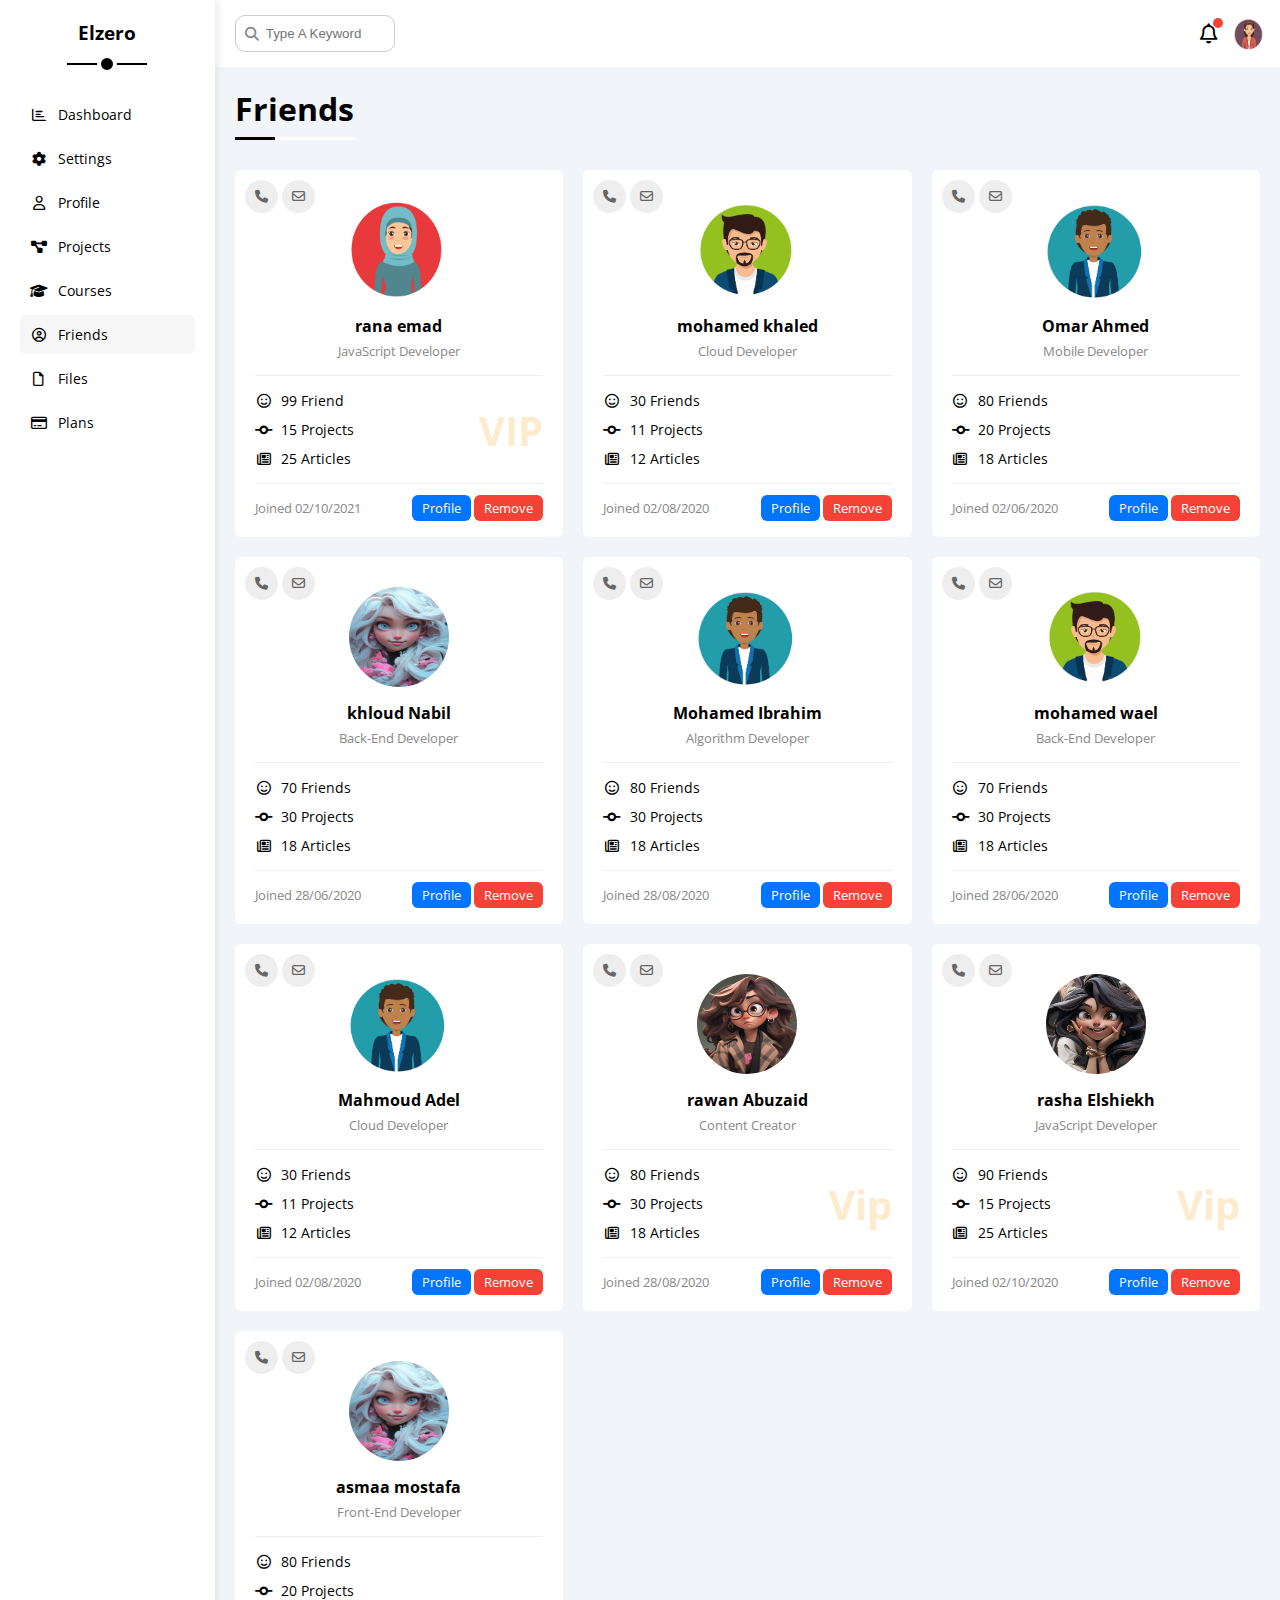
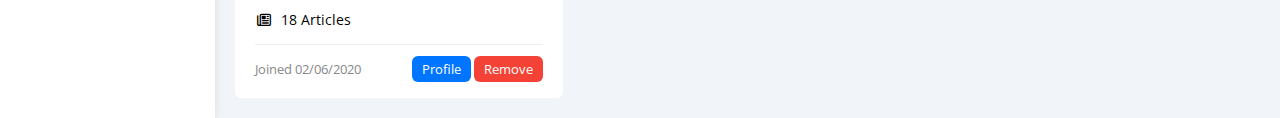
<file: friends.html>
<!DOCTYPE html>
<html lang="en">
  <head>
    <meta charset="UTF-8" />
    <meta http-equiv="X-UA-Compatible" content="IE=edge" />
    <meta name="viewport" content="width=device-width, initial-scale=1.0" />
    <title>Friends</title>
    <link rel="stylesheet" href="css/all.min.css" />
    <link rel="stylesheet" href="css/framework.css" />
    <link rel="stylesheet" href="css/master.css" />
    <link rel="preconnect" href="https://fonts.googleapis.com" />
    <link rel="preconnect" href="https://fonts.gstatic.com" crossorigin />
    <link href="https://fonts.googleapis.com/css2?family=Open+Sans:wght@300;500&display=swap" rel="stylesheet" />
  </head>
  <body>
    <div class="page d-flex">
      <div class="sidebar bg-white p-20 p-relative">
        <h3 class="p-relative txt-c mt-0">Elzero</h3>
        <ul>
          <li>
            <a class="d-flex align-center fs-14 c-black rad-6 p-10" href="index 4.html">
              <i class="fa-regular fa-chart-bar fa-fw"></i>
              <span>Dashboard</span>
            </a>
          </li>
          <li>
            <a class="d-flex align-center fs-14 c-black rad-6 p-10" href="settings.html">
              <i class="fa-solid fa-gear fa-fw"></i>
              <span>Settings</span>
            </a>
          </li>
          <li>
            <a class="d-flex align-center fs-14 c-black rad-6 p-10" href="profile.html">
              <i class="fa-regular fa-user fa-fw"></i>
              <span>Profile</span>
            </a>
          </li>
          <li>
            <a class="d-flex align-center fs-14 c-black rad-6 p-10" href="projects.html">
              <i class="fa-solid fa-diagram-project fa-fw"></i>
              <span>Projects</span>
            </a>
          </li>
          <li>
            <a class="d-flex align-center fs-14 c-black rad-6 p-10" href="courses.html">
              <i class="fa-solid fa-graduation-cap fa-fw"></i>
              <span>Courses</span>
            </a>
          </li>
          <li>
            <a class="active d-flex align-center fs-14 c-black rad-6 p-10" href="friends.html">
              <i class="fa-regular fa-circle-user fa-fw"></i>
              <span>Friends</span>
            </a>
          </li>
          <li>
            <a class="d-flex align-center fs-14 c-black rad-6 p-10" href="files.html">
              <i class="fa-regular fa-file fa-fw"></i>
              <span>Files</span>
            </a>
          </li>
          <li>
            <a class="d-flex align-center fs-14 c-black rad-6 p-10" href="plans.html">
              <i class="fa-regular fa-credit-card fa-fw"></i>
              <span>Plans</span>
            </a>
          </li>
        </ul>
      </div>
      <div class="content w-full">
        <!-- Start Head -->
        <div class="head bg-white p-15 between-flex">
          <div class="search p-relative">
            <input class="p-10" type="search" placeholder="Type A Keyword" />
          </div>
          <div class="icons d-flex align-center">
            <span class="notification p-relative">
              <i class="fa-regular fa-bell fa-lg"></i>
            </span>
            <img src="imgs/avatar1.jpg" alt="" />
          </div>
        </div>
        <!-- End Head -->
        <h1 class="p-relative">Friends</h1>
        <div class="friends-page d-grid m-20 gap-20">
          <div class="friend bg-white rad-6 p-20 p-relative">
            <div class="contact">
              <i class="fa-solid fa-phone"></i>
              <i class="fa-regular fa-envelope"></i>
            </div>
            <div class="txt-c">
              <img class="rad-half mt-10 mb-10 w-100 h-100" src="imgs/team-01.jpg" alt="" />
              <h4 class="m-0">rana emad</h4>
              <p class="c-grey fs-13 mt-5 mb-0">JavaScript Developer</p>
            </div>
            <div class="icons fs-14 p-relative">
              <div class="mb-10">
                <i class="fa-regular fa-face-smile fa-fw"></i>
                <span>99 Friend</span>
              </div>
              <div class="mb-10">
                <i class="fa-solid fa-code-commit fa-fw"></i>
                <span>15 Projects</span>
              </div>
              <div>
                <i class="fa-regular fa-newspaper fa-fw"></i>
                <span>25 Articles</span>
              </div>
              <span class="vip fw-bold c-orange">VIP</span>
            </div>
            <div class="info between-flex fs-13">
              <span class="c-grey">Joined 02/10/2021</span>
              <div>
                <a class="bg-blue c-white btn-shape" href="profile.html">Profile</a>
                <a class="bg-red c-white btn-shape" href="#">Remove</a>
              </div>
            </div>
          </div>
          <div class="friend bg-white rad-6 p-20 p-relative">
            <div class="contact">
              <i class="fa-solid fa-phone"></i>
              <i class="fa-regular fa-envelope"></i>
            </div>
            <div class="txt-c">
              <img class="rad-half mt-10 mb-10 w-100 h-100" src="imgs/team-02.jpg" alt="" />
              <h4 class="m-0">mohamed khaled</h4>
              <p class="c-grey fs-13 mt-5 mb-0">Cloud Developer</p>
            </div>
            <div class="icons fs-14 p-relative">
              <div class="mb-10">
                <i class="fa-regular fa-face-smile fa-fw"></i>
                <span>30 Friends</span>
              </div>
              <div class="mb-10">
                <i class="fa-solid fa-code-commit fa-fw"></i>
                <span>11 Projects</span>
              </div>
              <div>
                <i class="fa-regular fa-newspaper fa-fw"></i>
                <span>12 Articles</span>
              </div>
            </div>
            <div class="info between-flex fs-13">
              <span class="c-grey">Joined 02/08/2020</span>
              <div>
                <a class="bg-blue c-white btn-shape" href="profile.html">Profile</a>
                <a class="bg-red c-white btn-shape" href="">Remove</a>
              </div>
            </div>
          </div>
          <div class="friend bg-white rad-6 p-20 p-relative">
            <div class="contact">
              <i class="fa-solid fa-phone"></i>
              <i class="fa-regular fa-envelope"></i>
            </div>
            <div class="txt-c">
              <img class="rad-half mt-10 mb-10 w-100 h-100" src="imgs/team-04.jpg" alt="" />
              <h4 class="m-0">Omar Ahmed</h4>
              <p class="c-grey fs-13 mt-5 mb-0">Mobile Developer</p>
            </div>
            <div class="icons fs-14 p-relative">
              <div class="mb-10">
                <i class="fa-regular fa-face-smile fa-fw"></i>
                <span>80 Friends</span>
              </div>
              <div class="mb-10">
                <i class="fa-solid fa-code-commit fa-fw"></i>
                <span>20 Projects</span>
              </div>
              <div>
                <i class="fa-regular fa-newspaper fa-fw"></i>
                <span>18 Articles</span>
              </div>
            </div>
            <div class="info between-flex fs-13">
              <span class="c-grey">Joined 02/06/2020</span>
              <div>
                <a class="bg-blue c-white btn-shape" href="profile.html">Profile</a>
                <a class="bg-red c-white btn-shape" href="">Remove</a>
              </div>
            </div>
          </div>
          <div class="friend bg-white rad-6 p-20 p-relative">
            <div class="contact">
              <i class="fa-solid fa-phone"></i>
              <i class="fa-regular fa-envelope"></i>
            </div>
            <div class="txt-c">
              <img class="rad-half mt-10 mb-10 w-100 h-100" src="imgs/team-06.png" alt="" />
              <h4 class="m-0">khloud Nabil</h4>
              <p class="c-grey fs-13 mt-5 mb-0">Back-End Developer</p>
            </div>
            <div class="icons fs-14 p-relative">
              <div class="mb-10">
                <i class="fa-regular fa-face-smile fa-fw"></i>
                <span>70 Friends</span>
              </div>
              <div class="mb-10">
                <i class="fa-solid fa-code-commit fa-fw"></i>
                <span>30 Projects</span>
              </div>
              <div>
                <i class="fa-regular fa-newspaper fa-fw"></i>
                <span>18 Articles</span>
              </div>
            </div>
            <div class="info between-flex fs-13">
              <span class="c-grey">Joined 28/06/2020</span>
              <div>
                <a class="bg-blue c-white btn-shape" href="profile.html">Profile</a>
                <a class="bg-red c-white btn-shape" href="">Remove</a>
              </div>
            </div>
          </div>
          <div class="friend bg-white rad-6 p-20 p-relative">
            <div class="contact">
              <i class="fa-solid fa-phone"></i>
              <i class="fa-regular fa-envelope"></i>
            </div>
            <div class="txt-c">
              <img class="rad-half mt-10 mb-10 w-100 h-100" src="imgs/team-04.jpg" alt="" />
              <h4 class="m-0">Mohamed Ibrahim</h4>
              <p class="c-grey fs-13 mt-5 mb-0">Algorithm Developer</p>
            </div>
            <div class="icons fs-14 p-relative">
              <div class="mb-10">
                <i class="fa-regular fa-face-smile fa-fw"></i>
                <span>80 Friends</span>
              </div>
              <div class="mb-10">
                <i class="fa-solid fa-code-commit fa-fw"></i>
                <span>30 Projects</span>
              </div>
              <div>
                <i class="fa-regular fa-newspaper fa-fw"></i>
                <span>18 Articles</span>
              </div>
            </div>
            <div class="info between-flex fs-13">
              <span class="c-grey">Joined 28/08/2020</span>
              <div>
                <a class="bg-blue c-white btn-shape" href="profile.html">Profile</a>
                <a class="bg-red c-white btn-shape" href="">Remove</a>
              </div>
            </div>
          </div>
          <div class="friend bg-white rad-6 p-20 p-relative">
            <div class="contact">
              <i class="fa-solid fa-phone"></i>
              <i class="fa-regular fa-envelope"></i>
            </div>
            <div class="txt-c">
              <img class="rad-half mt-10 mb-10 w-100 h-100" src="imgs/team-02.jpg" alt="" />
              <h4 class="m-0">mohamed wael</h4>
              <p class="c-grey fs-13 mt-5 mb-0">Back-End Developer</p>
            </div>
            <div class="icons fs-14 p-relative">
              <div class="mb-10">
                <i class="fa-regular fa-face-smile fa-fw"></i>
                <span>70 Friends</span>
              </div>
              <div class="mb-10">
                <i class="fa-solid fa-code-commit fa-fw"></i>
                <span>30 Projects</span>
              </div>
              <div>
                <i class="fa-regular fa-newspaper fa-fw"></i>
                <span>18 Articles</span>
              </div>
            </div>
            <div class="info between-flex fs-13">
              <span class="c-grey">Joined 28/06/2020</span>
              <div>
                <a class="bg-blue c-white btn-shape" href="profile.html">Profile</a>
                <a class="bg-red c-white btn-shape" href="">Remove</a>
              </div>
            </div>
          </div>
          <div class="friend bg-white rad-6 p-20 p-relative">
            <div class="contact">
              <i class="fa-solid fa-phone"></i>
              <i class="fa-regular fa-envelope"></i>
            </div>
            <div class="txt-c">
              <img class="rad-half mt-10 mb-10 w-100 h-100" src="imgs/team-04.jpg" alt="" />
              <h4 class="m-0">Mahmoud Adel</h4>
              <p class="c-grey fs-13 mt-5 mb-0">Cloud Developer</p>
            </div>
            <div class="icons fs-14 p-relative">
              <div class="mb-10">
                <i class="fa-regular fa-face-smile fa-fw"></i>
                <span>30 Friends</span>
              </div>
              <div class="mb-10">
                <i class="fa-solid fa-code-commit fa-fw"></i>
                <span>11 Projects</span>
              </div>
              <div>
                <i class="fa-regular fa-newspaper fa-fw"></i>
                <span>12 Articles</span>
              </div>
            </div>
            <div class="info between-flex fs-13">
              <span class="c-grey">Joined 02/08/2020</span>
              <div>
                <a class="bg-blue c-white btn-shape" href="profile.html">Profile</a>
                <a class="bg-red c-white btn-shape" href="">Remove</a>
              </div>
            </div>
          </div>
          <div class="friend bg-white rad-6 p-20 p-relative">
            <div class="contact">
              <i class="fa-solid fa-phone"></i>
              <i class="fa-regular fa-envelope"></i>
            </div>
            <div class="txt-c">
              <img class="rad-half mt-10 mb-10 w-100 h-100" src="imgs/team-08.jpeg" alt="" />
              <h4 class="m-0">rawan Abuzaid</h4>
              <p class="c-grey fs-13 mt-5 mb-0">Content Creator</p>
            </div>
            <div class="icons fs-14 p-relative">
              <div class="mb-10">
                <i class="fa-regular fa-face-smile fa-fw"></i>
                <span>80 Friends</span>
              </div>
              <div class="mb-10">
                <i class="fa-solid fa-code-commit fa-fw"></i>
                <span>30 Projects</span>
              </div>
              <div>
                <i class="fa-regular fa-newspaper fa-fw"></i>
                <span>18 Articles</span>
              </div>
              <span class="vip fw-bold c-orange">Vip</span>
            </div>
            <div class="info between-flex fs-13">
              <span class="c-grey">Joined 28/08/2020</span>
              <div>
                <a class="bg-blue c-white btn-shape" href="profile.html">Profile</a>
                <a class="bg-red c-white btn-shape" href="">Remove</a>
              </div>
            </div>
          </div>
          <div class="friend bg-white rad-6 p-20 p-relative">
            <div class="contact">
              <i class="fa-solid fa-phone"></i>
              <i class="fa-regular fa-envelope"></i>
            </div>
            <div class="txt-c">
              <img class="rad-half mt-10 mb-10 w-100 h-100" src="imgs/team-07.jpeg" alt="" />
              <h4 class="m-0">rasha Elshiekh</h4>
              <p class="c-grey fs-13 mt-5 mb-0">JavaScript Developer</p>
            </div>
            <div class="icons fs-14 p-relative">
              <div class="mb-10">
                <i class="fa-regular fa-face-smile fa-fw"></i>
                <span>90 Friends</span>
              </div>
              <div class="mb-10">
                <i class="fa-solid fa-code-commit fa-fw"></i>
                <span>15 Projects</span>
              </div>
              <div>
                <i class="fa-regular fa-newspaper fa-fw"></i>
                <span>25 Articles</span>
              </div>
              <span class="vip fw-bold c-orange">Vip</span>
            </div>
            <div class="info between-flex fs-13">
              <span class="c-grey">Joined 02/10/2020</span>
              <div>
                <a class="bg-blue c-white btn-shape" href="profile.html">Profile</a>
                <a class="bg-red c-white btn-shape" href="">Remove</a>
              </div>
            </div>
          </div>
          <div class="friend bg-white rad-6 p-20 p-relative">
            <div class="contact">
              <i class="fa-solid fa-phone"></i>
              <i class="fa-regular fa-envelope"></i>
            </div>
            <div class="txt-c">
              <img class="rad-half mt-10 mb-10 w-100 h-100" src="imgs/team-06.png" alt="" />
              <h4 class="m-0">asmaa mostafa</h4>
              <p class="c-grey fs-13 mt-5 mb-0">Front-End Developer</p>
            </div>
            <div class="icons fs-14 p-relative">
              <div class="mb-10">
                <i class="fa-regular fa-face-smile fa-fw"></i>
                <span>80 Friends</span>
              </div>
              <div class="mb-10">
                <i class="fa-solid fa-code-commit fa-fw"></i>
                <span>20 Projects</span>
              </div>
              <div>
                <i class="fa-regular fa-newspaper fa-fw"></i>
                <span>18 Articles</span>
              </div>
            </div>
            <div class="info between-flex fs-13">
              <span class="c-grey">Joined 02/06/2020</span>
              <div>
                <a class="bg-blue c-white btn-shape" href="profile.html">Profile</a>
                <a class="bg-red c-white btn-shape" href="">Remove</a>
              </div>
            </div>
          </div>
        </div>
      </div>
    </div>
  </body>
</html>
</file>
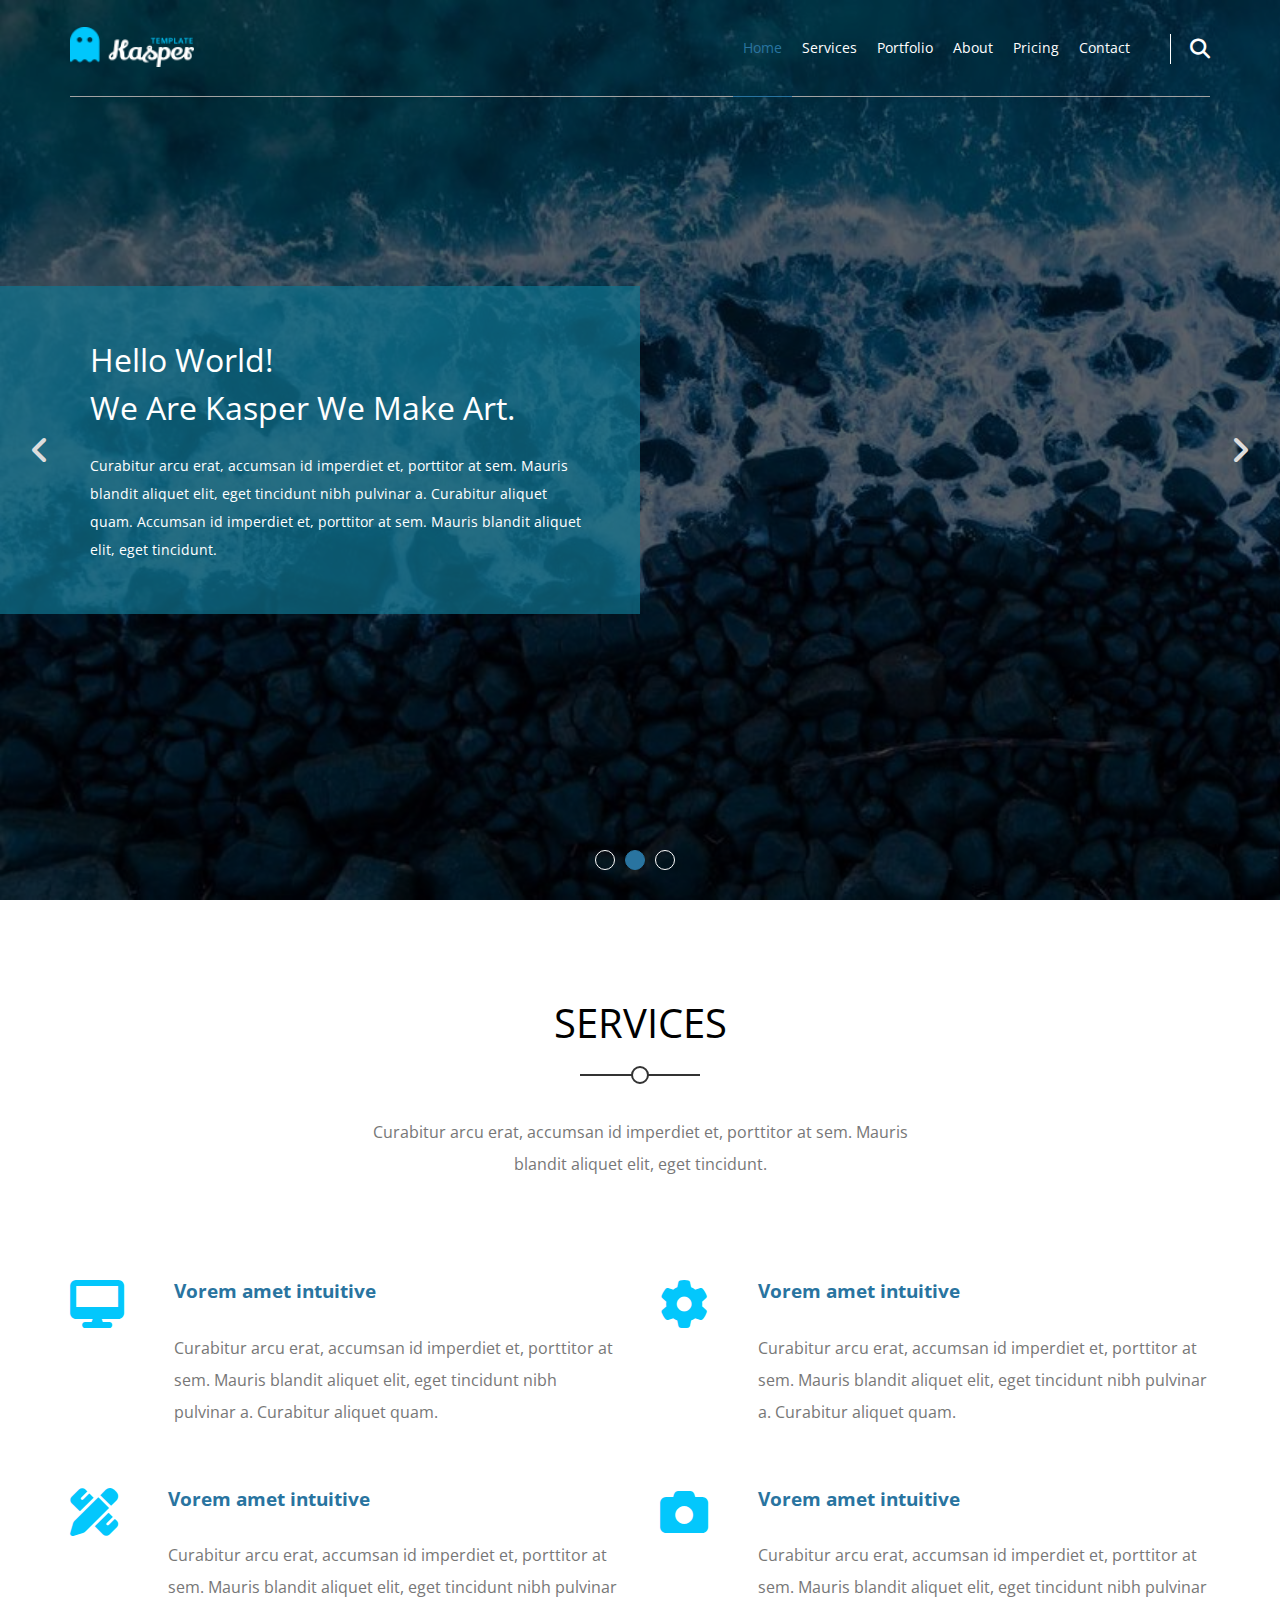
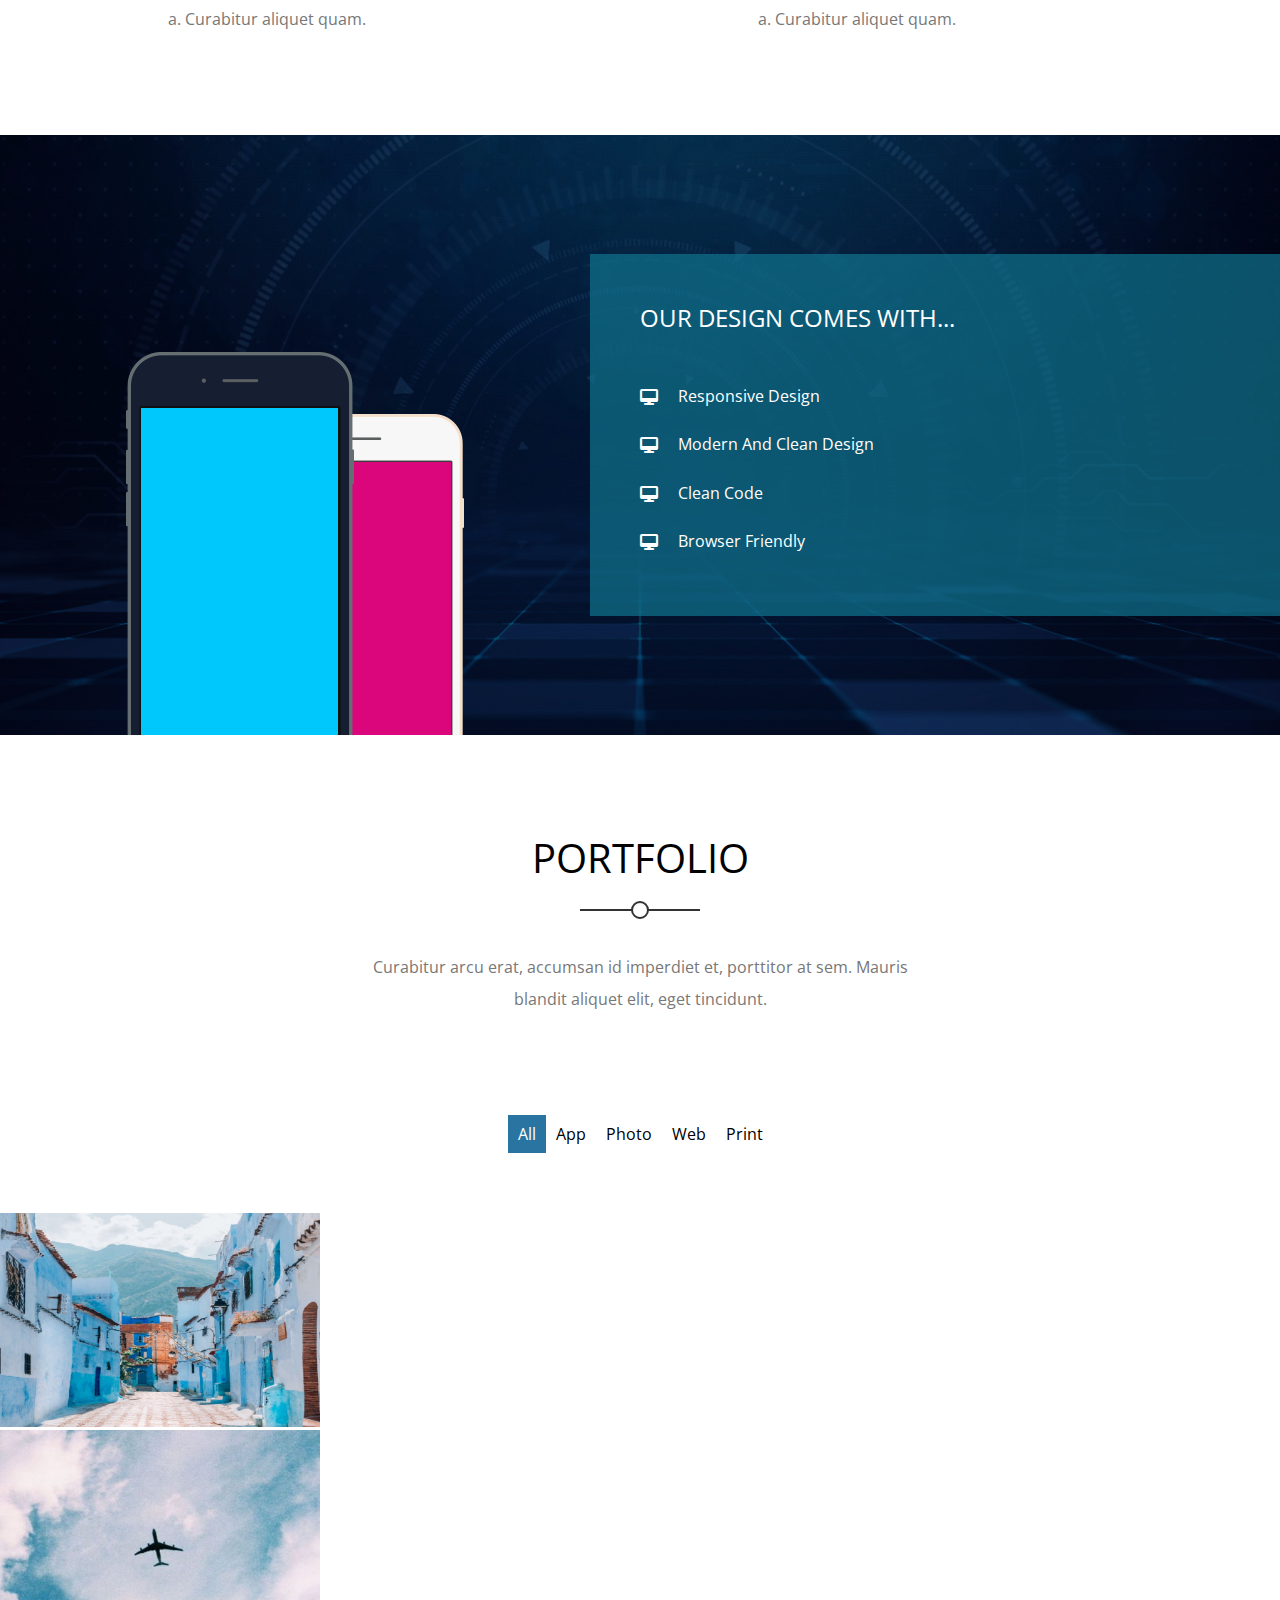
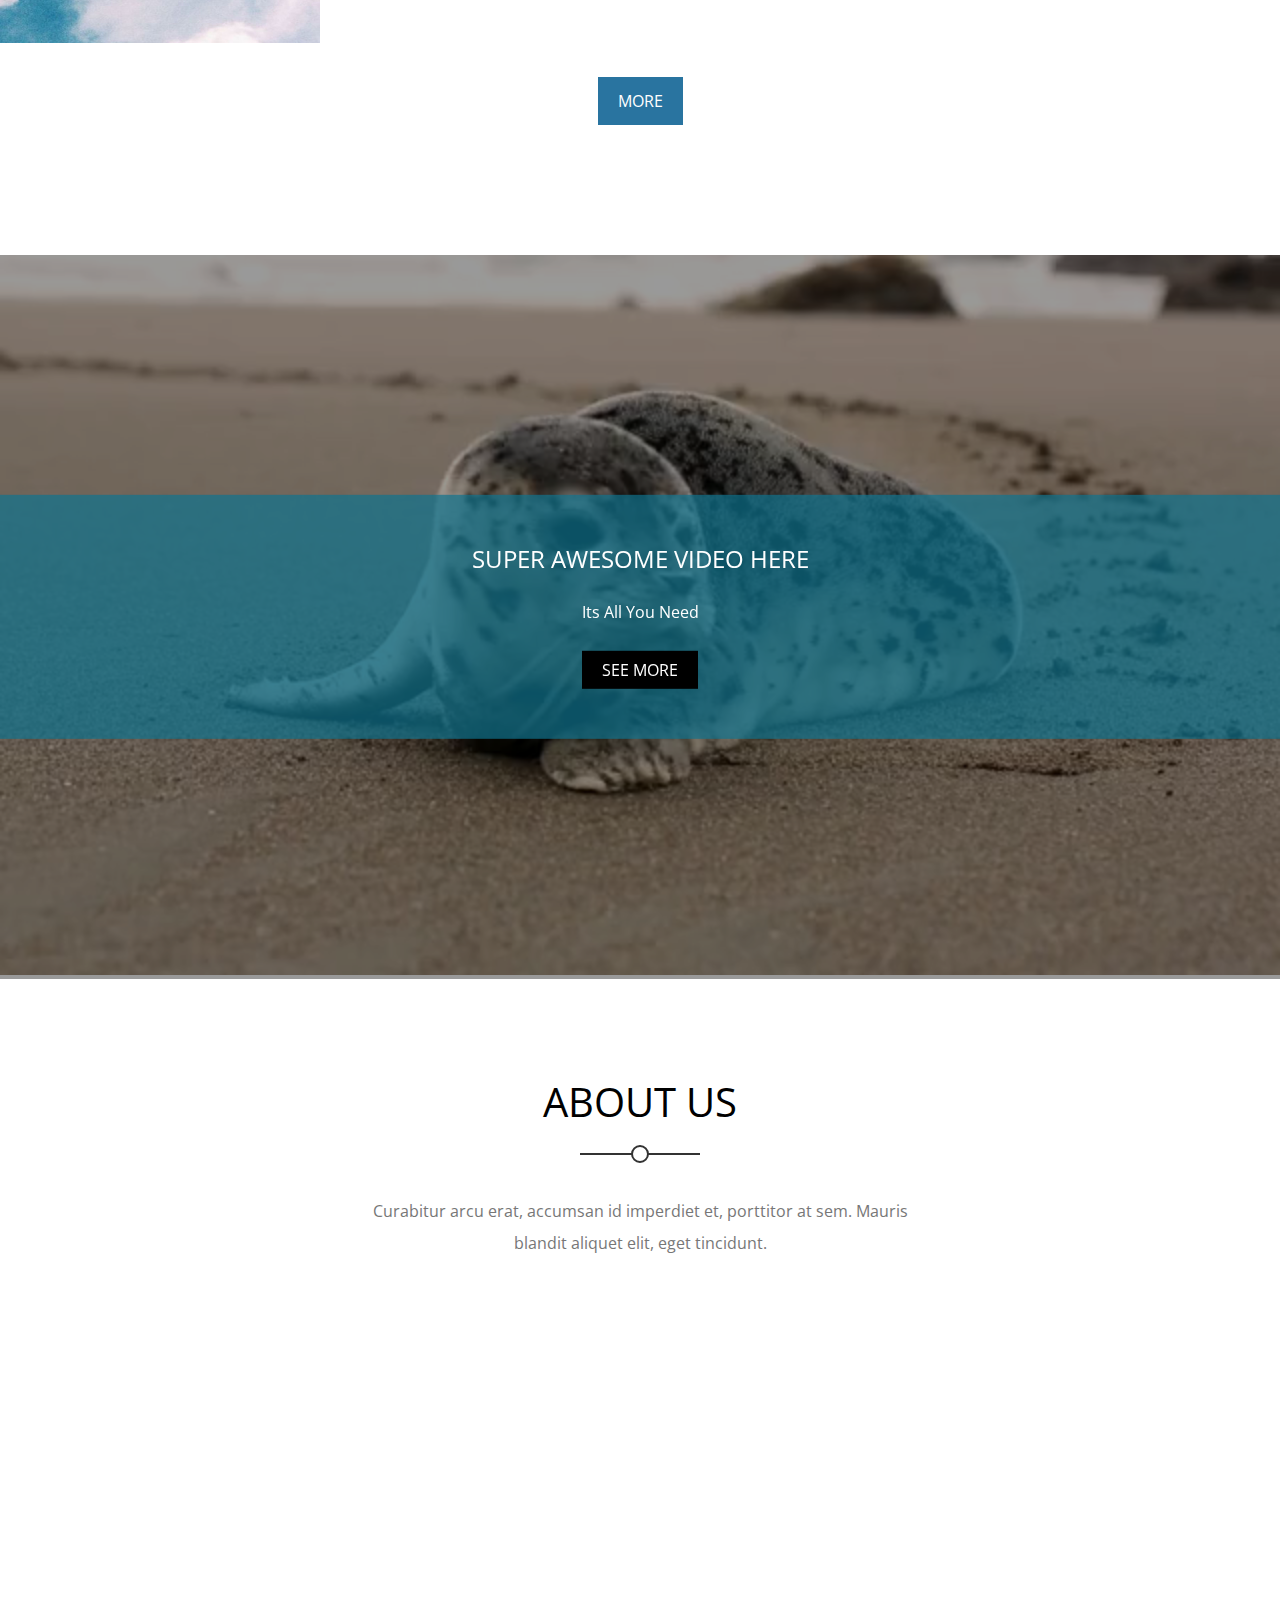
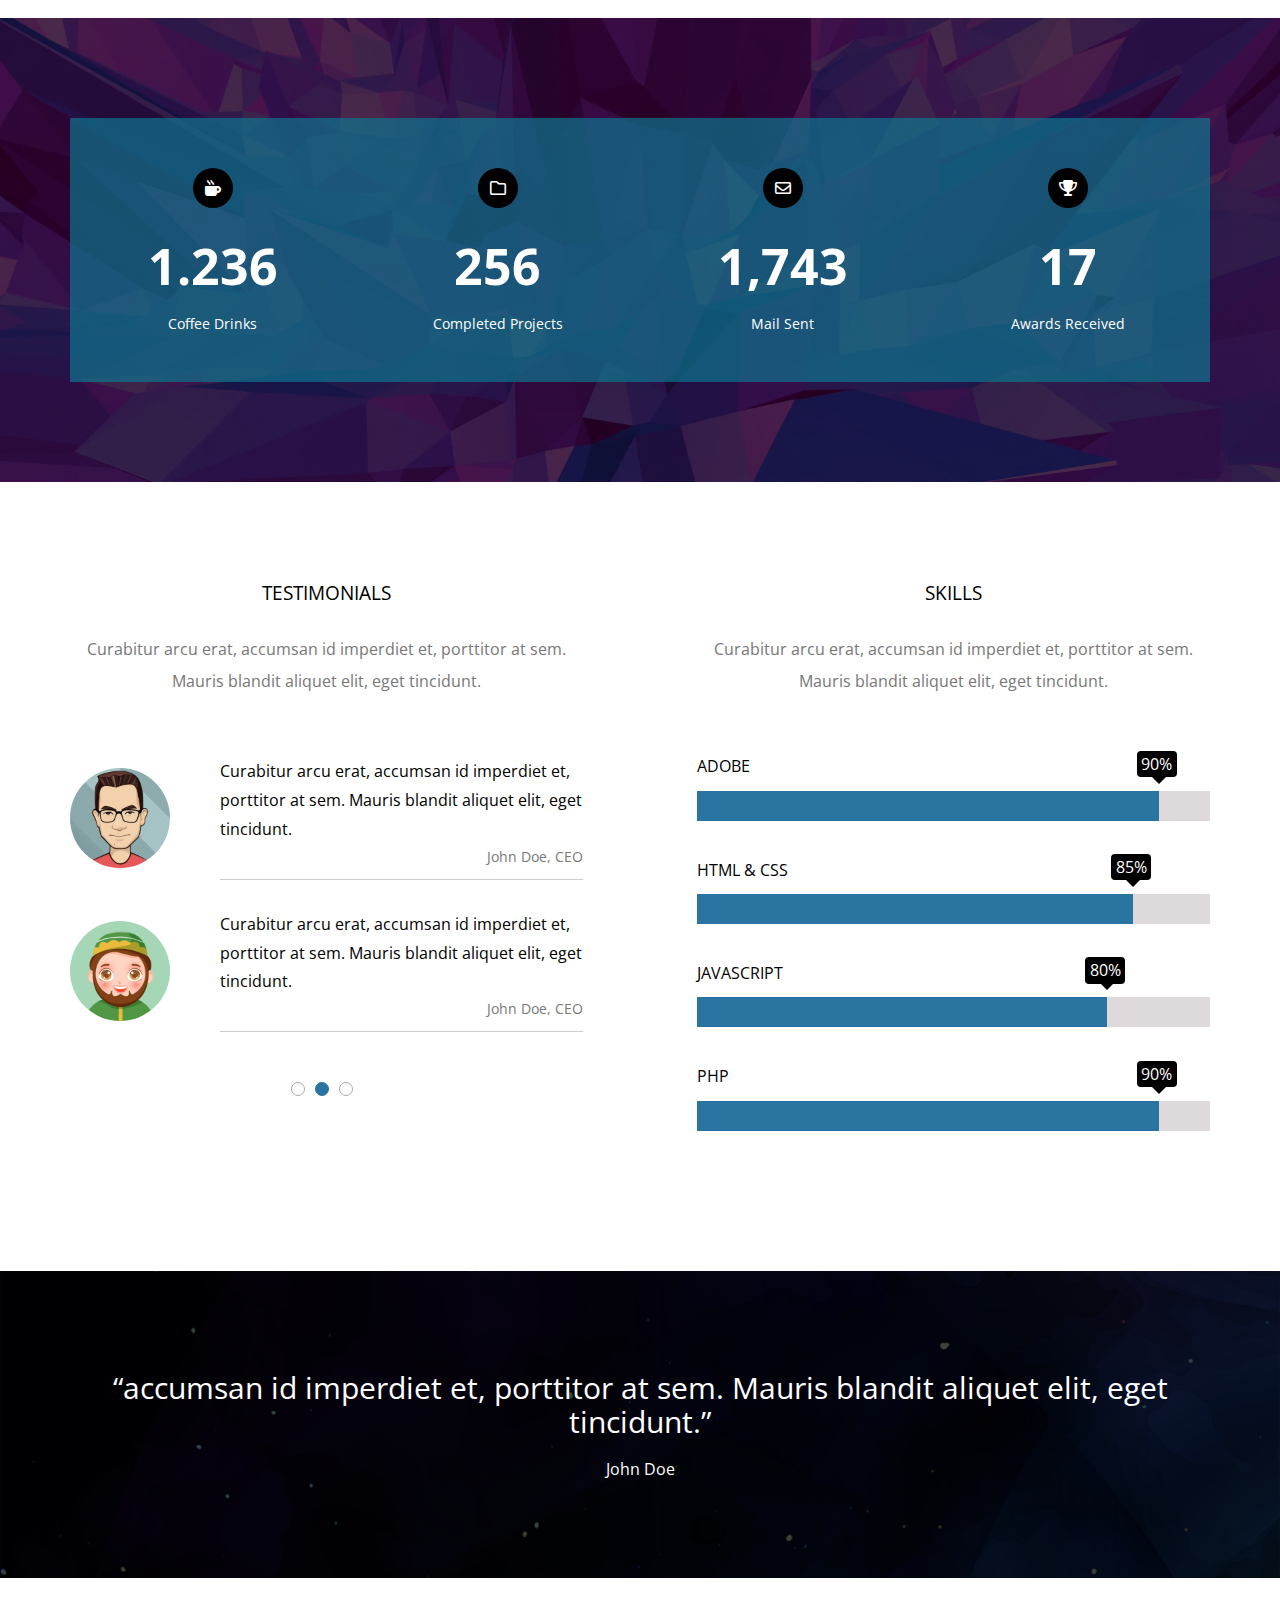
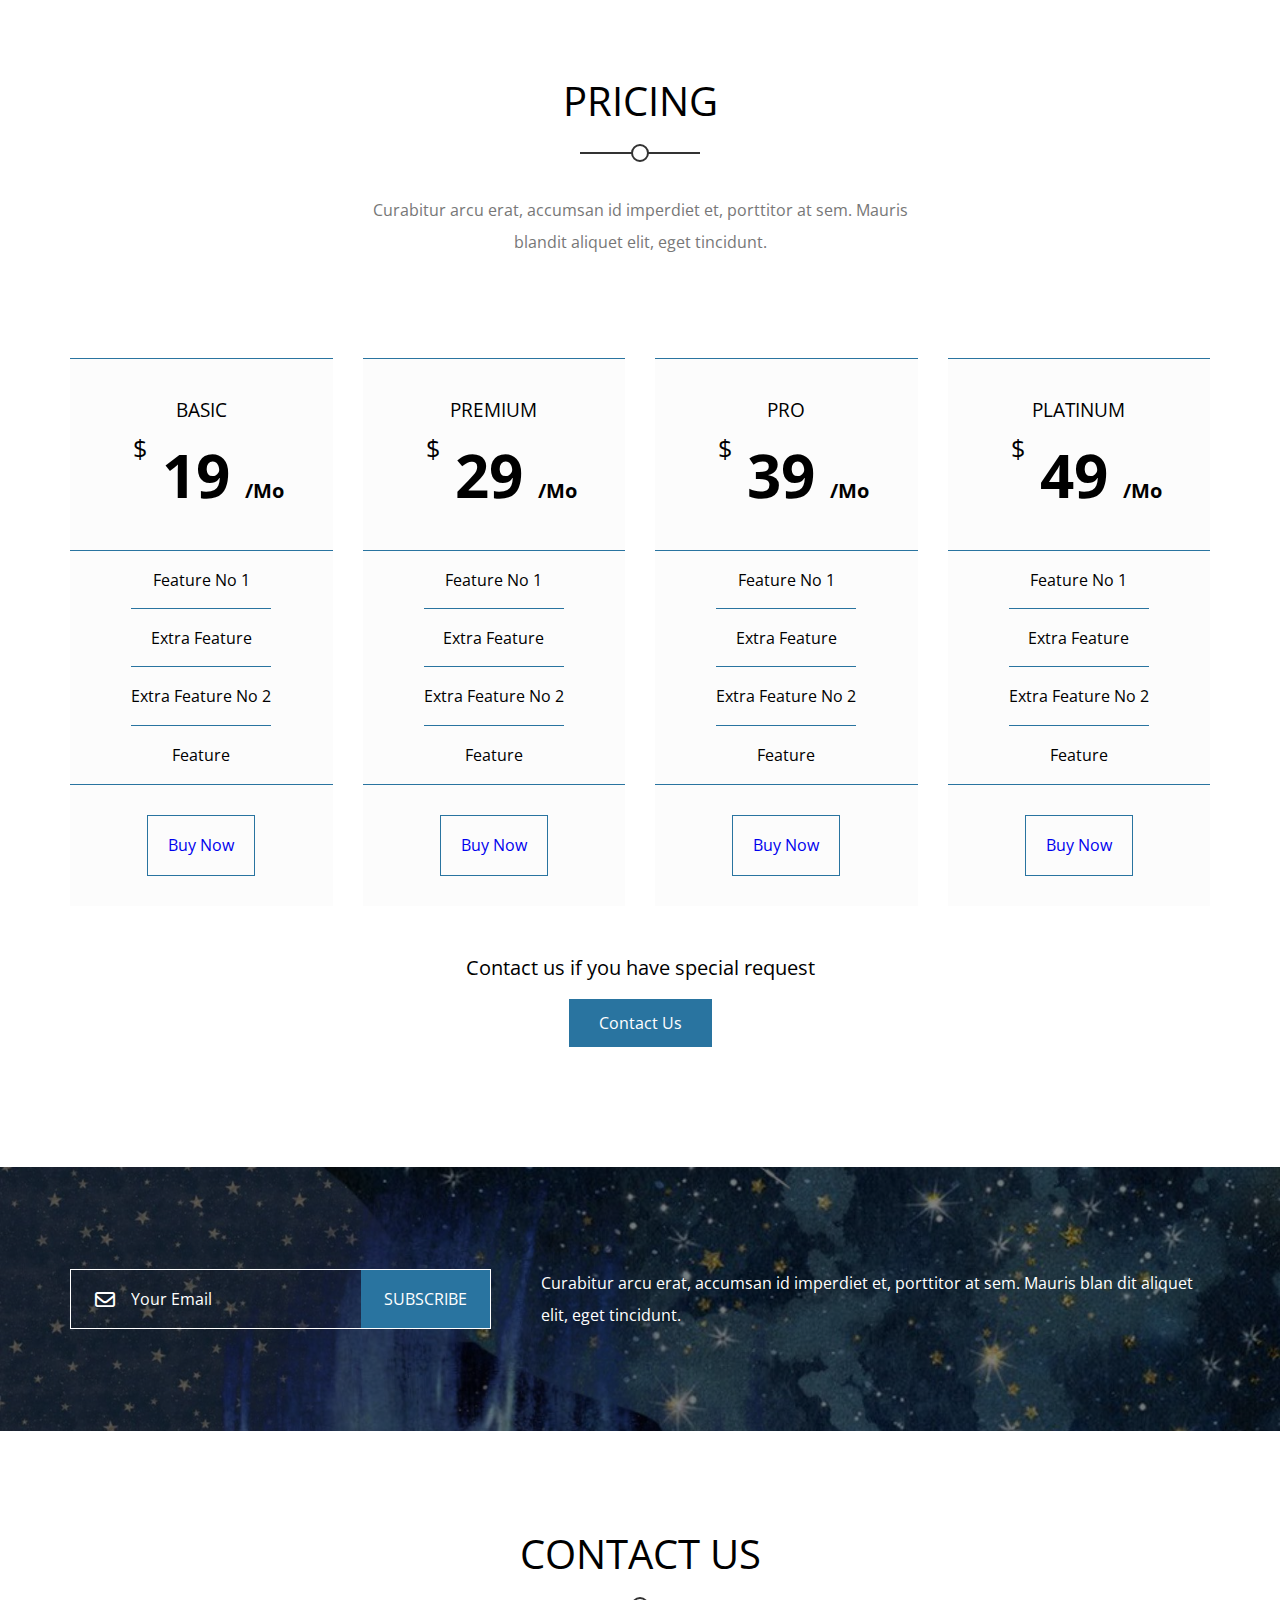
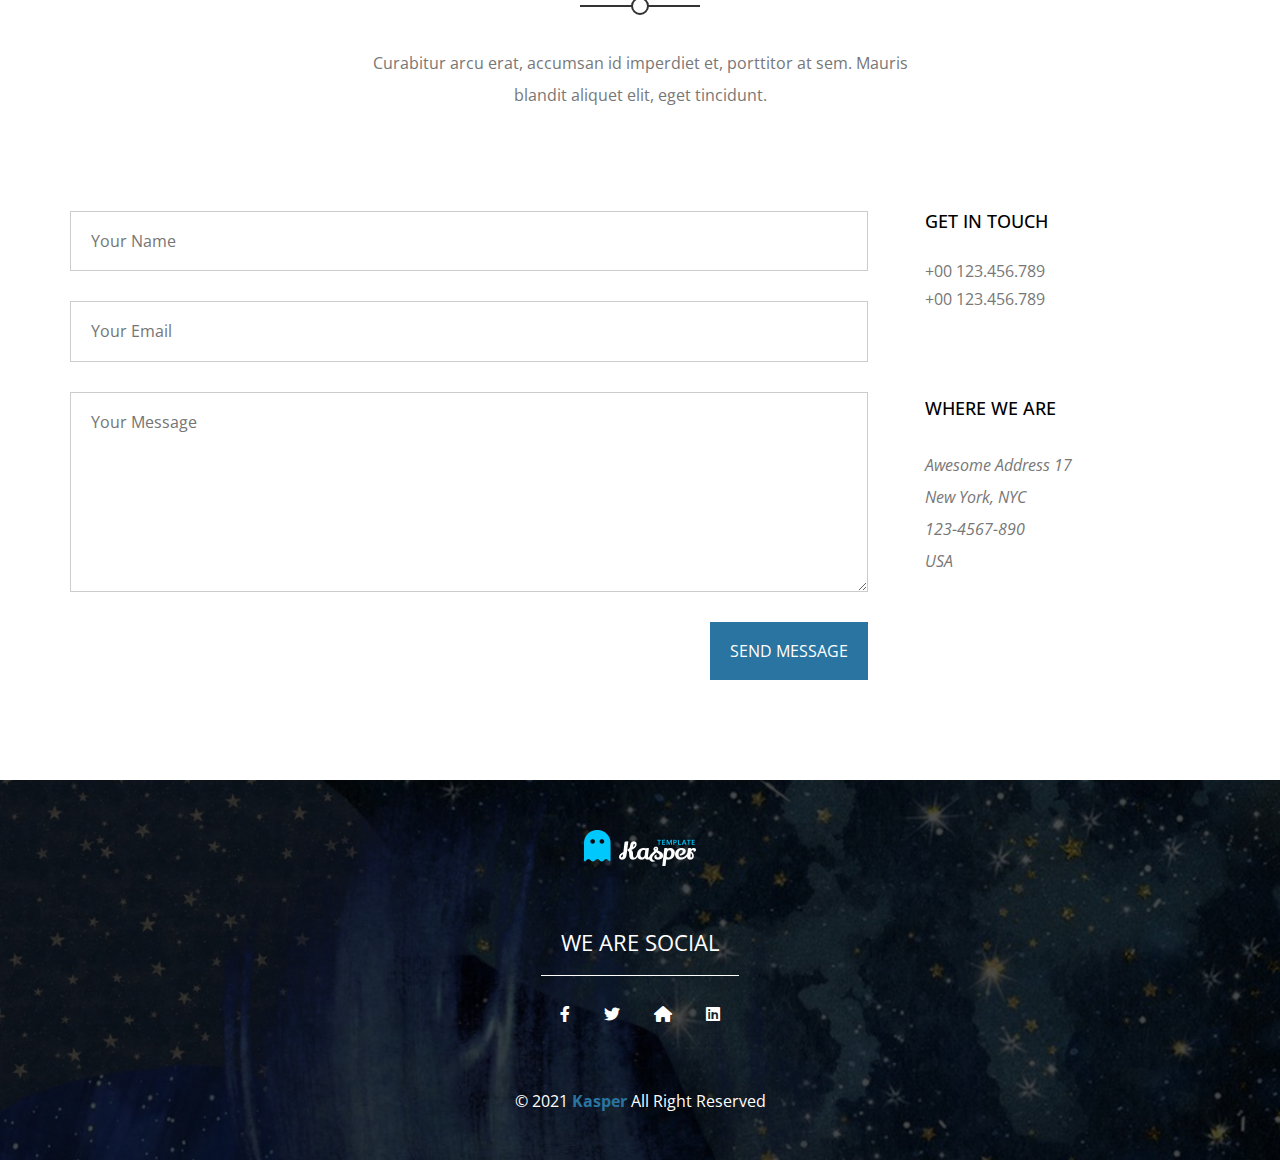
<file: index 2.html>
<!DOCTYPE html>
<html lang="en">
  <head>
    <meta charset="UTF-8" />
    <meta http-equiv="X-UA-Compatible" content="IE=edge" />
    <meta name="viewport" content="width=device-width, initial-scale=1.0" />
    <title>Kasper | Template Two</title>
    <!-- Render All Elements Normally -->
    <link rel="stylesheet" href="css/normalize.css" />
    <!-- Font Awesome Library -->
    <link rel="stylesheet" href="css/all.min.css" />
    <!-- Main Template CSS File -->
    <link rel="stylesheet" href="css/kasper.css" />
    <!-- Google Fonts -->
    <link rel="preconnect" href="https://fonts.gstatic.com" />
    <link href="https://fonts.googleapis.com/css2?family=Open+Sans:wght@400;700&#038;display=swap" rel="stylesheet" />
  </head>
  <body>
    <!-- Start Header -->
    <header>
      <div class="container">
        <a href="#" class="logo">
          <img decoding="async" src="images/logo 2.png" alt="Logo" />
        </a>
        <nav>
          <i class="fas fa-bars toggle-menu"></i>
          <ul>
            <li><a class="active" href="#">Home</a></li>
            <li><a href="#Services">Services</a></li>
            <li><a href="#Portfolio">Portfolio</a></li>
            <li><a href="#About">About</a></li>
            <li><a href="#Pricing">Pricing</a></li>
            <li><a href="#Contact">Contact</a></li>
          </ul>
          <div class="form">
            <i class="fas fa-search"></i>
          </div>
        </nav>
      </div>
    </header>
    <!-- End Header -->
    <!-- Start Landing -->
    <div class="landing">
      <div class="overlay"></div>
      <div class="text">
        <div class="content">
          <h2>
            Hello World!<br />
            We Are Kasper We Make Art.
          </h2>
          <p>
            Curabitur arcu erat, accumsan id imperdiet et, porttitor at sem. Mauris blandit aliquet elit, eget tincidunt
            nibh pulvinar a. Curabitur aliquet quam. Accumsan id imperdiet et, porttitor at sem. Mauris blandit aliquet
            elit, eget tincidunt.
          </p>
        </div>
      </div>
      <i class="fas fa-angle-left change-background fa-2x"></i>
      <i class="fas fa-angle-right change-background fa-2x"></i>
      <ul class="bullets">
        <li></li>
        <li class="active"></li>
        <li></li>
      </ul>
    </div>
    <!-- End Landing -->
    <!-- Start Services -->
    <div class="services" id="Services">
      <div class="container">
        <div class="main-heading">
          <h2>Services</h2>
          <p>
            Curabitur arcu erat, accumsan id imperdiet et, porttitor at sem. Mauris blandit aliquet elit, eget
            tincidunt.
          </p>
        </div>
        <div class="services-container">
          <div class="srv-box">
            <i class="fas fa-desktop fa-3x"></i>
            <div class="text">
              <h3>Vorem amet intuitive</h3>
              <p>
                Curabitur arcu erat, accumsan id imperdiet et, porttitor at sem. Mauris blandit aliquet elit, eget
                tincidunt nibh pulvinar a. Curabitur aliquet quam.
              </p>
            </div>
          </div>
          <div class="srv-box">
            <i class="fas fa-cog fa-3x"></i>
            <div class="text">
              <h3>Vorem amet intuitive</h3>
              <p>
                Curabitur arcu erat, accumsan id imperdiet et, porttitor at sem. Mauris blandit aliquet elit, eget
                tincidunt nibh pulvinar a. Curabitur aliquet quam.
              </p>
            </div>
          </div>
          <div class="srv-box">
            <i class="fas fa-pencil-ruler fa-3x"></i>
            <div class="text">
              <h3>Vorem amet intuitive</h3>
              <p>
                Curabitur arcu erat, accumsan id imperdiet et, porttitor at sem. Mauris blandit aliquet elit, eget
                tincidunt nibh pulvinar a. Curabitur aliquet quam.
              </p>
            </div>
          </div>
          <div class="srv-box">
            <i class="fas fa-camera fa-3x"></i>
            <div class="text">
              <h3>Vorem amet intuitive</h3>
              <p>
                Curabitur arcu erat, accumsan id imperdiet et, porttitor at sem. Mauris blandit aliquet elit, eget
                tincidunt nibh pulvinar a. Curabitur aliquet quam.
              </p>
            </div>
          </div>
        </div>
      </div>
    </div>
    <!-- End Services -->
    <!-- Start Design -->
    <div class="design">
      <div class="image">
        <img decoding="async" src="images/mobile.png" alt="Mobile" />
      </div>
      <div class="text">
        <h2>Our Design Comes With...</h2>
        <ul>
          <li>Responsive Design</li>
          <li>Modern And Clean Design</li>
          <li>Clean Code</li>
          <li>Browser Friendly</li>
        </ul>
      </div>
    </div>
    <!-- End Design -->
    <!-- Start Portfolio -->
    <div class="portfolio" id="Portfolio">
      <div class="container">
        <div class="main-heading">
          <h2>Portfolio</h2>
          <p>
            Curabitur arcu erat, accumsan id imperdiet et, porttitor at sem. Mauris blandit aliquet elit, eget
            tincidunt.
          </p>
        </div>
        <ul class="shuffle">
          <li class="active">All</li>
          <li>App</li>
          <li>Photo</li>
          <li>Web</li>
          <li>Print</li>
        </ul>
      </div>
      <div class="imgs-container">
        <div class="box">
          <img decoding="async" src="images/shuffle-01.jpg" alt="" />
          <div class="caption">
            <h4>Awesome Image</h4>
            <p>Photography</p>
          </div>
        </div>
        <div class="box">
          <img decoding="async" src="images/shuffle-02.jpg" alt="" />
          <div class="caption">
            <h4>Awesome Image</h4>
            <p>Photography</p>
          </div>
        </div>
        <div class="box">
          <img decoding="async" src="images/shuffle-03.jpg" alt="" />
          <div class="caption">
            <h4>Awesome Image</h4>
            <p>Photography</p>
          </div>
        </div>
        <div class="box">
          <img decoding="async" src="images/shuffle-04.jpg" alt="" />
          <div class="caption">
            <h4>Awesome Image</h4>
            <p>Photography</p>
          </div>
        </div>
        <div class="box">
          <img decoding="async" src="images/shuffle-05.jpg" alt="" />
          <div class="caption">
            <h4>Awesome Image</h4>
            <p>Photography</p>
          </div>
        </div>
        <div class="box">
          <img decoding="async" src="images/shuffle-06.jpg" alt="" />
          <div class="caption">
            <h4>Awesome Image</h4>
            <p>Photography</p>
          </div>
        </div>
        <div class="box">
          <img decoding="async" src="images/shuffle-07.jpg" alt="" />
          <div class="caption">
            <h4>Awesome Image</h4>
            <p>Photography</p>
          </div>
        </div>
        <div class="box">
          <img decoding="async" src="images/shuffle-08.jpg" alt="" />
          <div class="caption">
            <h4>Awesome Image</h4>
            <p>Photography</p>
          </div>
        </div>
      </div>
      <a href="#" class="more">More</a>
    </div>
    <!-- End Portfolio -->
    <!-- Start Video -->
    <div class="video">
      <video autoplay muted loop>
        <source src="images/awesome-video.mp4" type="video/mp4" />
      </video>
      <div class="text">
        <h2>Super Awesome Video Here</h2>
        <p>Its All You Need</p>
        <button>See More</button>
      </div>
    </div>
    <!-- End Video -->
    <!-- Start About -->
    <div class="about" id="About">
      <div class="container">
        <div class="main-heading">
          <h2>About Us</h2>
          <p>
            Curabitur arcu erat, accumsan id imperdiet et, porttitor at sem. Mauris blandit aliquet elit, eget
            tincidunt.
          </p>
        </div>
        <img decoding="async" src="images/about.png" alt="" />
      </div>
    </div>
    <!-- End About -->
    <!-- Start Stats -->
    <div class="stats">
      <div class="container">
        <div class="box">
          <i class="fas fa-mug-hot"></i>
          <div class="number">1.236</div>
          <p>Coffee Drinks</p>
        </div>
        <div class="box">
          <i class="far fa-folder"></i>
          <div class="number">256</div>
          <p>Completed Projects</p>
        </div>
        <div class="box">
          <i class="far fa-envelope"></i>
          <div class="number">1,743</div>
          <p>Mail Sent</p>
        </div>
        <div class="box">
          <i class="fas fa-trophy"></i>
          <div class="number">17</div>
          <p>Awards Received</p>
        </div>
      </div>
    </div>
    <!-- End Stats -->
    <!-- Start Skills -->
    <div class="our-skills">
      <div class="container">
        <div class="testimonials">
          <h3>Testimonials</h3>
          <p>
            Curabitur arcu erat, accumsan id imperdiet et, porttitor at sem. Mauris blandit aliquet elit, eget
            tincidunt.
          </p>
          <div class="content">
            <img decoding="async" src="images/skills-01.jpg" alt="" />
            <div class="text">
              Curabitur arcu erat, accumsan id imperdiet et, porttitor at sem. Mauris blandit aliquet elit, eget
              tincidunt.
              <p>John Doe, CEO</p>
            </div>
          </div>
          <div class="content">
            <img decoding="async" src="images/skills-02.jpg" alt="" />
            <div class="text">
              Curabitur arcu erat, accumsan id imperdiet et, porttitor at sem. Mauris blandit aliquet elit, eget
              tincidunt.
              <p>John Doe, CEO</p>
            </div>
          </div>
          <ul class="bullets">
            <li></li>
            <li class="active"></li>
            <li></li>
          </ul>
        </div>
        <div class="skills">
          <h3>Skills</h3>
          <p>
            Curabitur arcu erat, accumsan id imperdiet et, porttitor at sem. Mauris blandit aliquet elit, eget
            tincidunt.
          </p>
          <div class="prog-holder">
            <h4>Adobe</h4>
            <div class="prog">
              <span style="width: 90%" data-progress="90%"></span>
            </div>
          </div>
          <div class="prog-holder">
            <h4>Html &amp; Css</h4>
            <div class="prog">
              <span style="width: 85%" data-progress="85%"></span>
            </div>
          </div>
          <div class="prog-holder">
            <h4>JavaScript</h4>
            <div class="prog">
              <span style="width: 80%" data-progress="80%"></span>
            </div>
          </div>
          <div class="prog-holder">
            <h4>Php</h4>
            <div class="prog">
              <span style="width: 90%" data-progress="90%"></span>
            </div>
          </div>
        </div>
      </div>
    </div>
    <!-- End Skills -->
    <!-- Start Quote -->
    <div class="quote">
      <div class="container">
        <q>accumsan id imperdiet et, porttitor at sem. Mauris blandit aliquet elit, eget tincidunt.</q>
        <span>John Doe</span>
      </div>
    </div>
    <!-- End Quote -->
    <!-- Start Pricing -->
    <div class="pricing" id="Pricing">
      <div class="container">
        <div class="main-heading">
          <h2>Pricing</h2>
          <p>
            Curabitur arcu erat, accumsan id imperdiet et, porttitor at sem. Mauris blandit aliquet elit, eget
            tincidunt.
          </p>
        </div>
        <div class="plans">
          <div class="plan">
            <div class="head">
              <h3>Basic</h3>
              <span>19</span>
            </div>
            <ul>
              <li>Feature No 1</li>
              <li>Extra Feature</li>
              <li>Extra Feature No 2</li>
              <li>Feature</li>
            </ul>
            <div class="foot">
              <a href="#">Buy Now</a>
            </div>
          </div>
          <div class="plan">
            <div class="head">
              <h3>Premium</h3>
              <span>29</span>
            </div>
            <ul>
              <li>Feature No 1</li>
              <li>Extra Feature</li>
              <li>Extra Feature No 2</li>
              <li>Feature</li>
            </ul>
            <div class="foot">
              <a href="#">Buy Now</a>
            </div>
          </div>
          <div class="plan">
            <div class="head">
              <h3>Pro</h3>
              <span>39</span>
            </div>
            <ul>
              <li>Feature No 1</li>
              <li>Extra Feature</li>
              <li>Extra Feature No 2</li>
              <li>Feature</li>
            </ul>
            <div class="foot">
              <a href="#">Buy Now</a>
            </div>
          </div>
          <div class="plan">
            <div class="head">
              <h3>Platinum</h3>
              <span>49</span>
            </div>
            <ul>
              <li>Feature No 1</li>
              <li>Extra Feature</li>
              <li>Extra Feature No 2</li>
              <li>Feature</li>
            </ul>
            <div class="foot">
              <a href="#">Buy Now</a>
            </div>
          </div>
        </div>
        <p class="contact-text">Contact us if you have special request</p>
        <a href="#" class="contact-link">Contact Us</a>
      </div>
    </div>
    <!-- End Pricing -->
    <!-- Start Subscribe -->
    <div class="subscribe">
      <div class="container">
        <form action="">
          <i class="far fa-envelope fa-lg"></i>
          <input type="email" name="mail" placeholder="Your Email" />
          <input type="submit" value="Subscribe" />
        </form>
        <p>
          Curabitur arcu erat, accumsan id imperdiet et, porttitor at sem. Mauris blan dit aliquet elit, eget tincidunt.
        </p>
      </div>
    </div>
    <!-- End Subscribe -->
    <!-- Start Contact -->
    <div class="contact" id="Contact">
      <div class="container">
        <div class="main-heading">
          <h2>Contact Us</h2>
          <p>
            Curabitur arcu erat, accumsan id imperdiet et, porttitor at sem. Mauris blandit aliquet elit, eget
            tincidunt.
          </p>
        </div>
        <div class="content">
          <form action="">
            <input class="main-input" type="text" name="name" placeholder="Your Name" />
            <input class="main-input" type="email" name="mail" placeholder="Your Email" />
            <textarea class="main-input" name="message" placeholder="Your Message"></textarea>
            <input type="submit" value="Send Message" />
          </form>
          <div class="info">
            <h4>Get In Touch</h4>
            <span class="phone">+00 123.456.789</span>
            <span class="phone">+00 123.456.789</span>
            <h4>Where We Are</h4>
            <address>Awesome Address 17<br />New York, NYC<br />123-4567-890<br />USA</address>
          </div>
        </div>
      </div>
    </div>
    <!-- End Contact -->
    <!-- Start Footer -->
    <div class="footer">
      <div class="container">
        <img decoding="async" src="images/logo 2.png" alt="Logo" />
        <p>We Are Social</p>
        <div class="social-icons">
          <i class="fab fa-facebook-f"></i>
          <i class="fab fa-twitter"></i>
          <i class="fas fa-home"></i>
          <i class="fab fa-linkedin"></i>
        </div>
        <p class="copyright">&copy; 2021 <span>Kasper</span> All Right Reserved</p>
      </div>
    </div>
    <!-- End Footer -->
  </body>
</html>
</file>
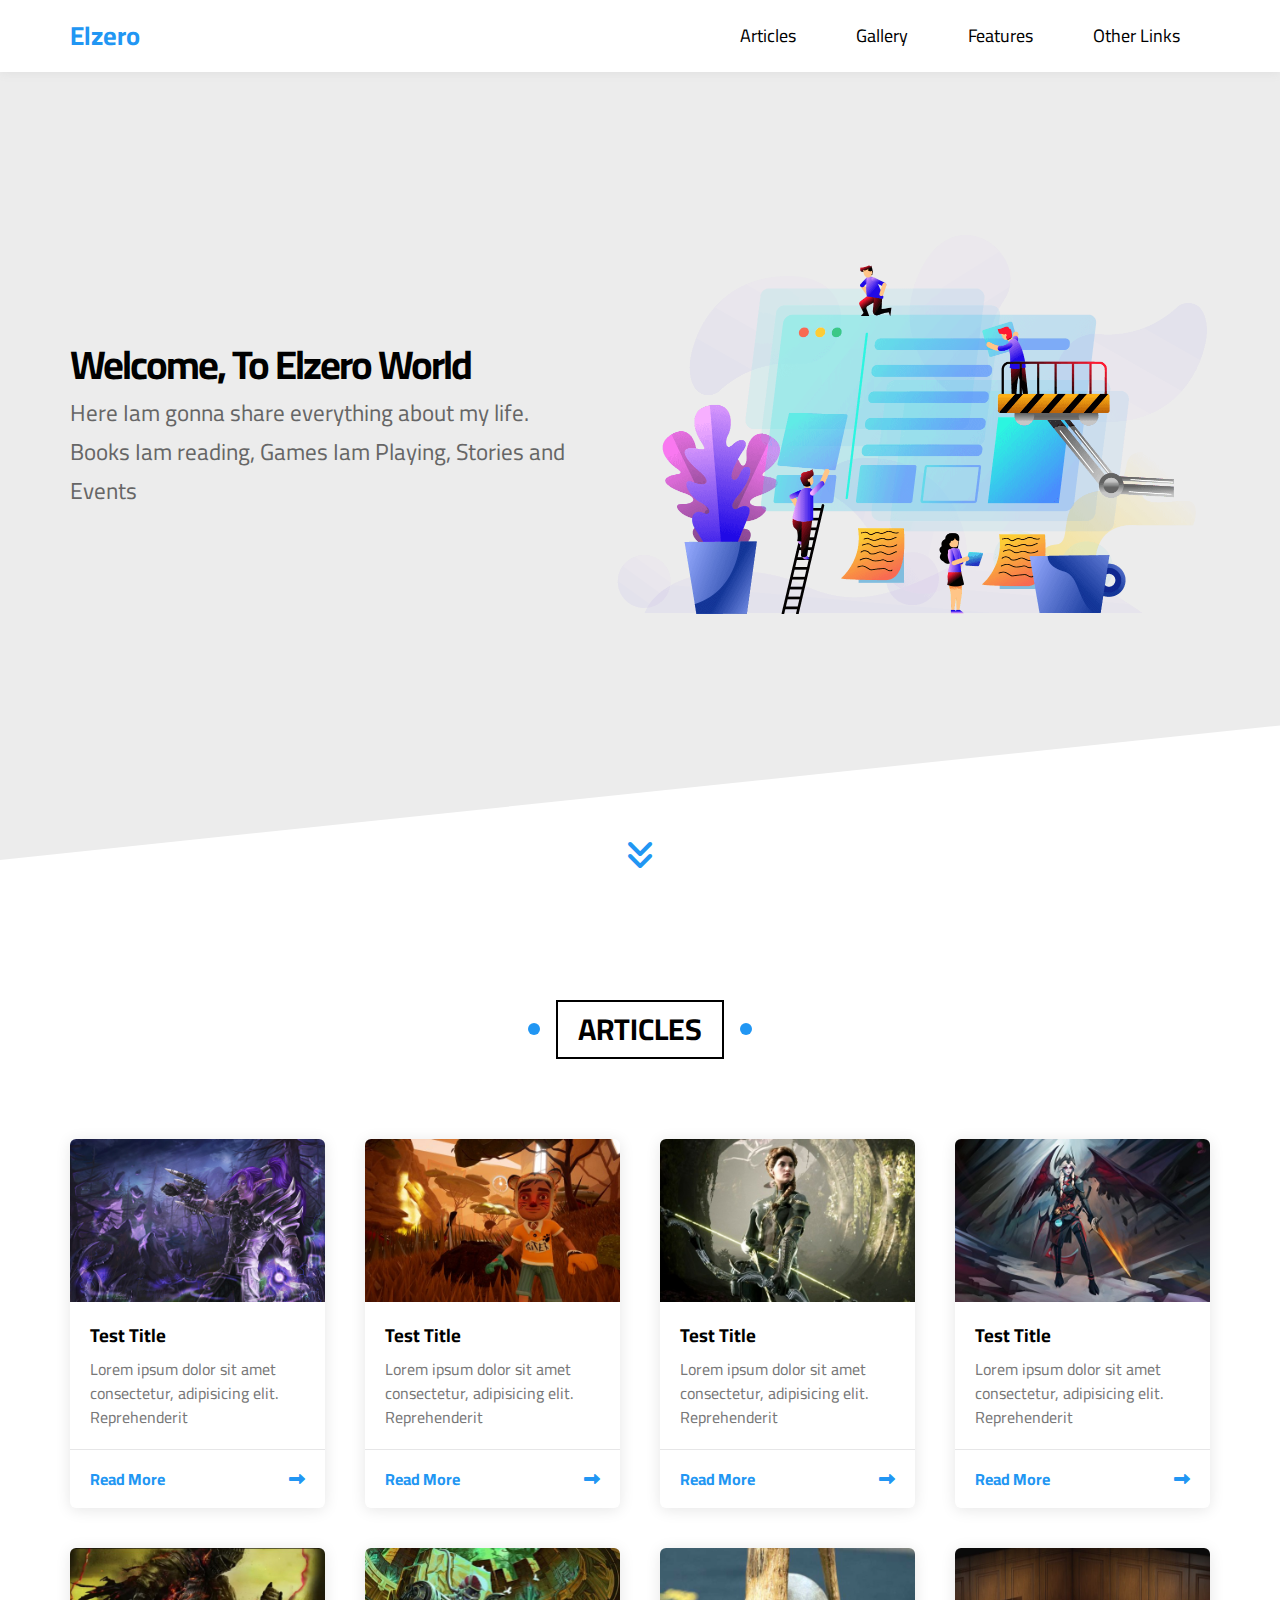
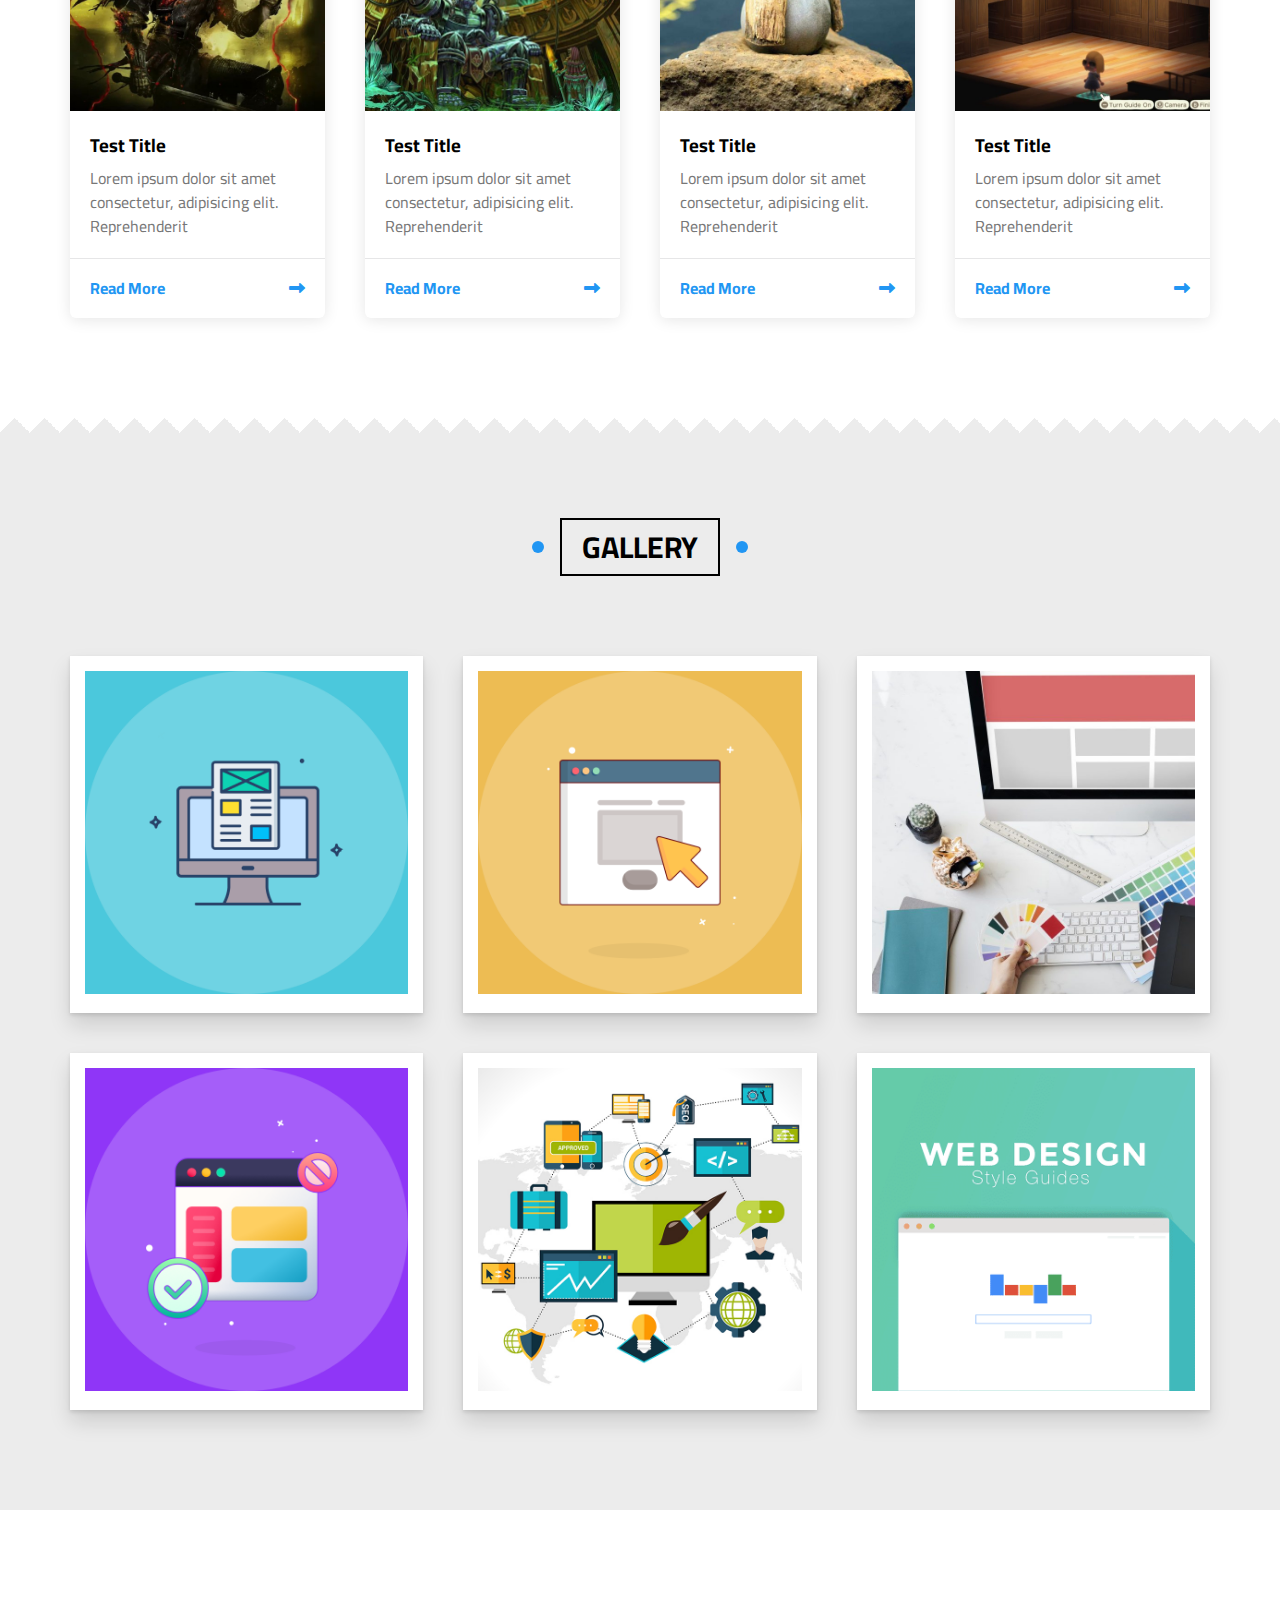
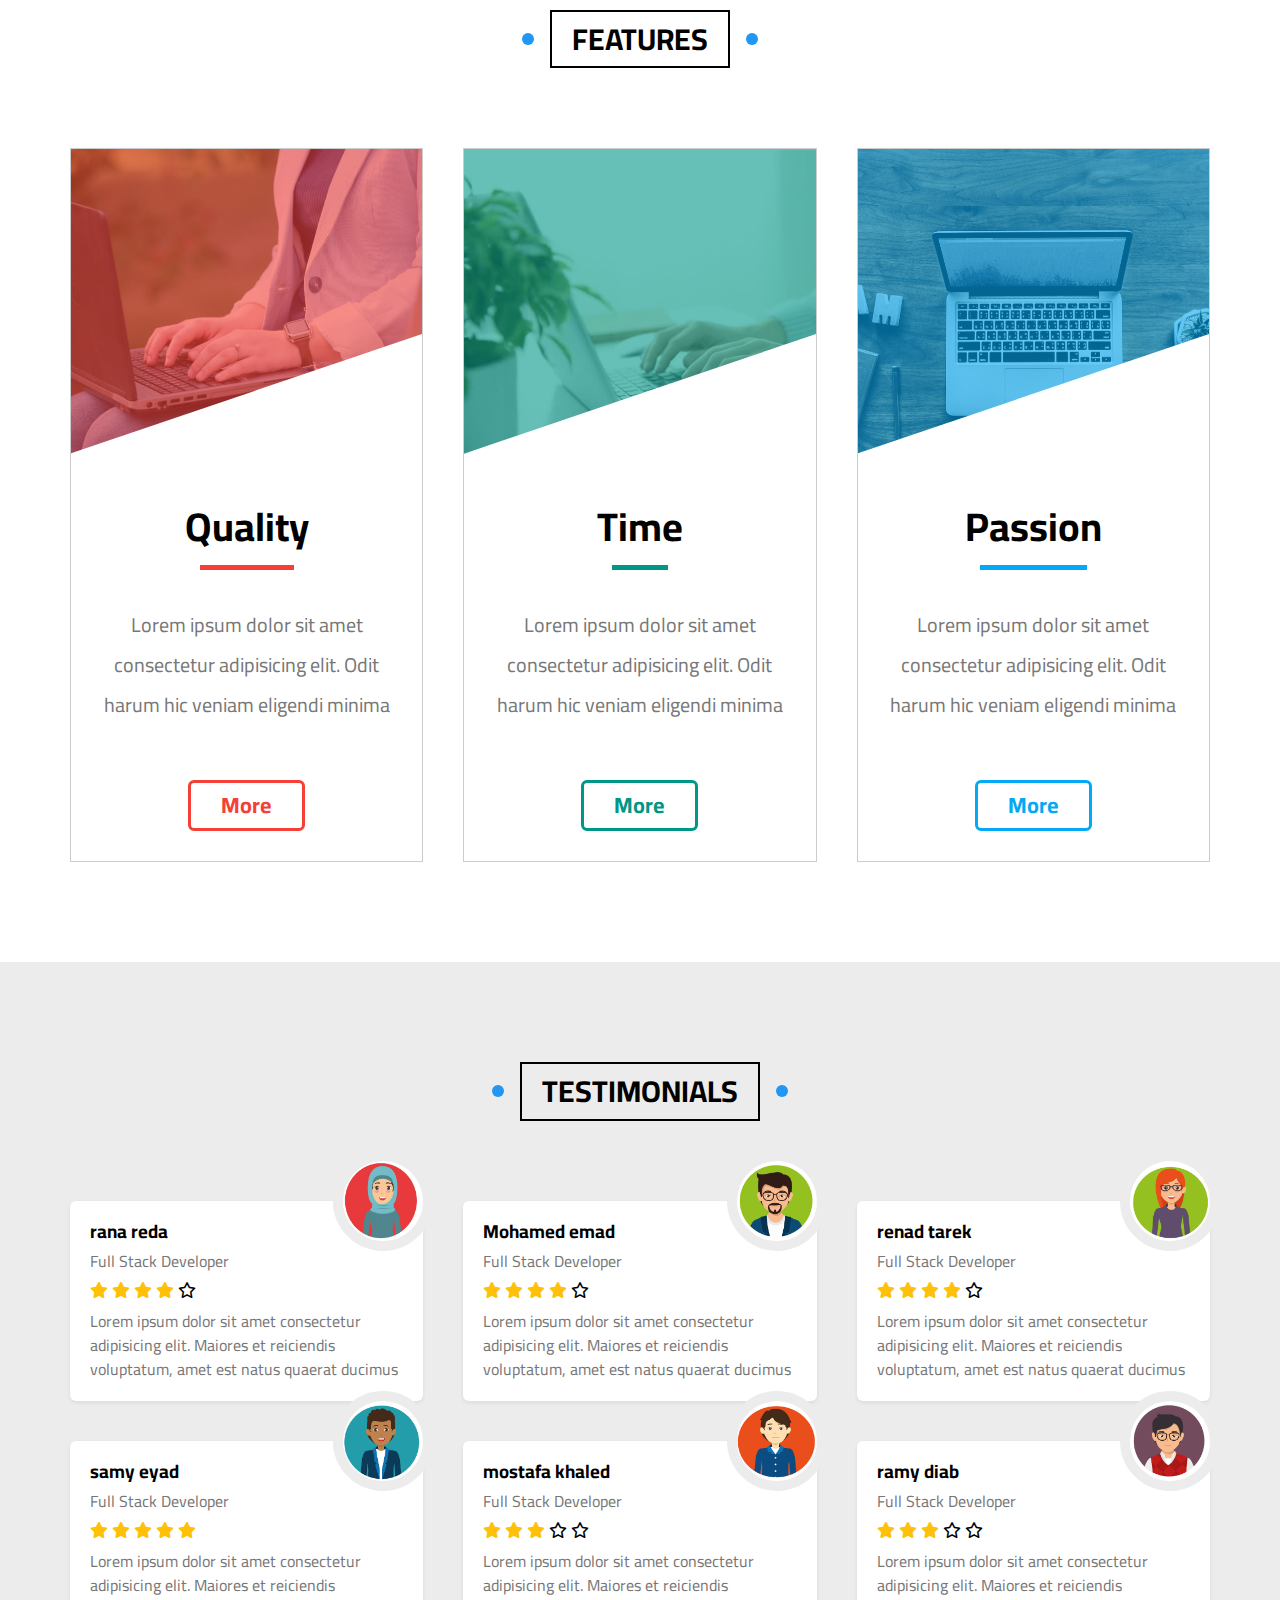
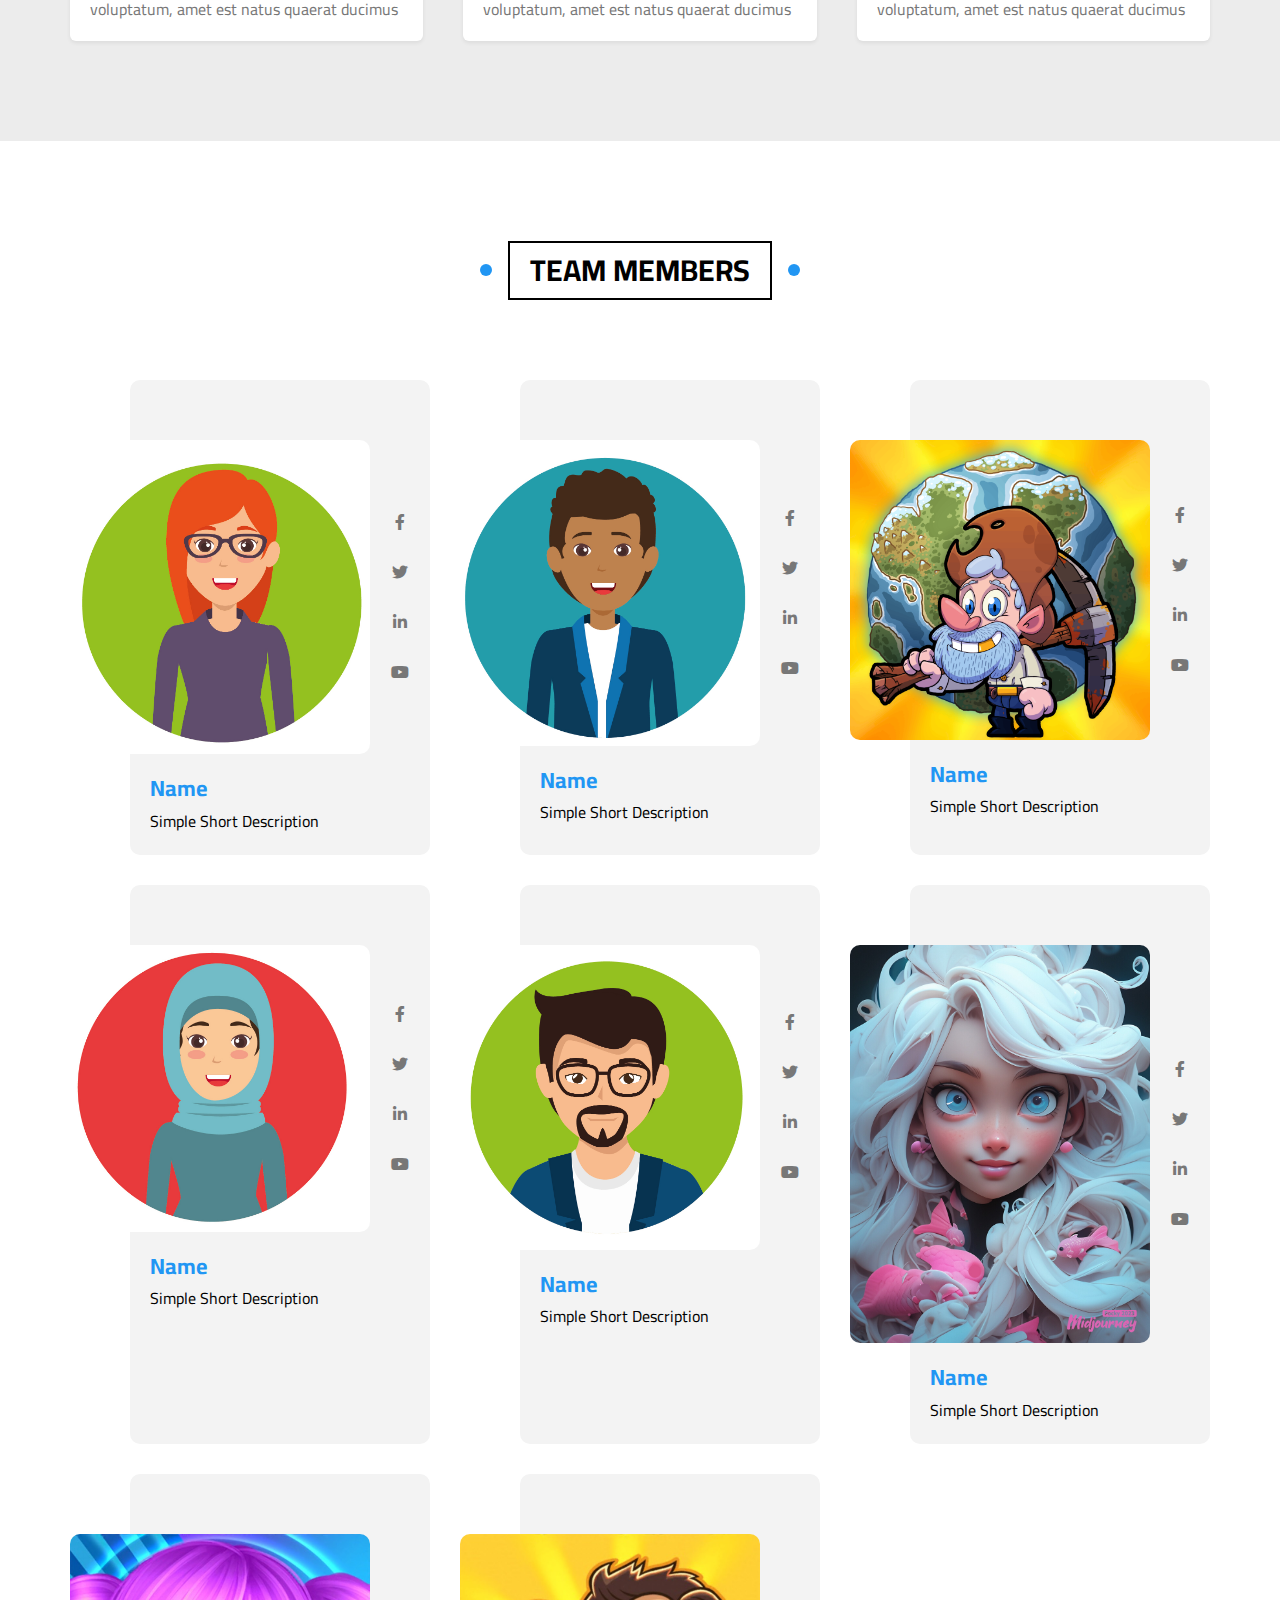
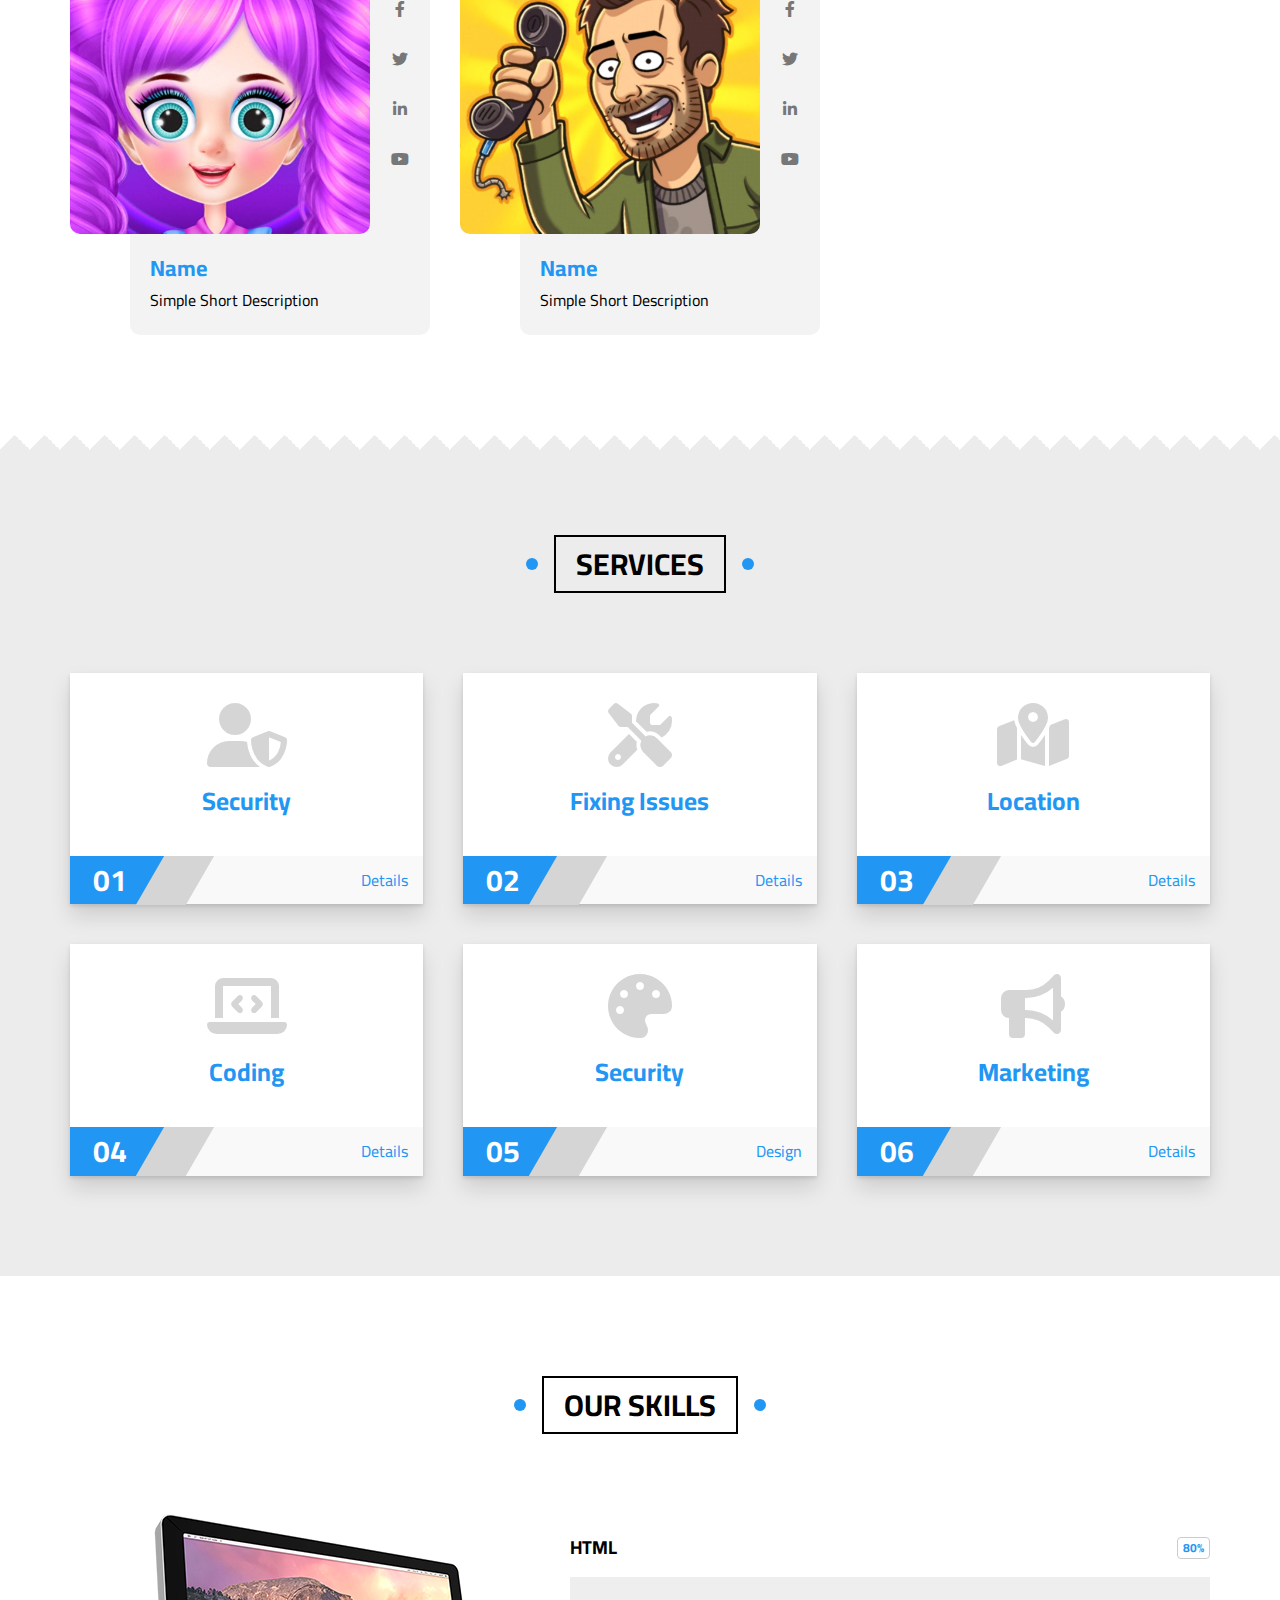
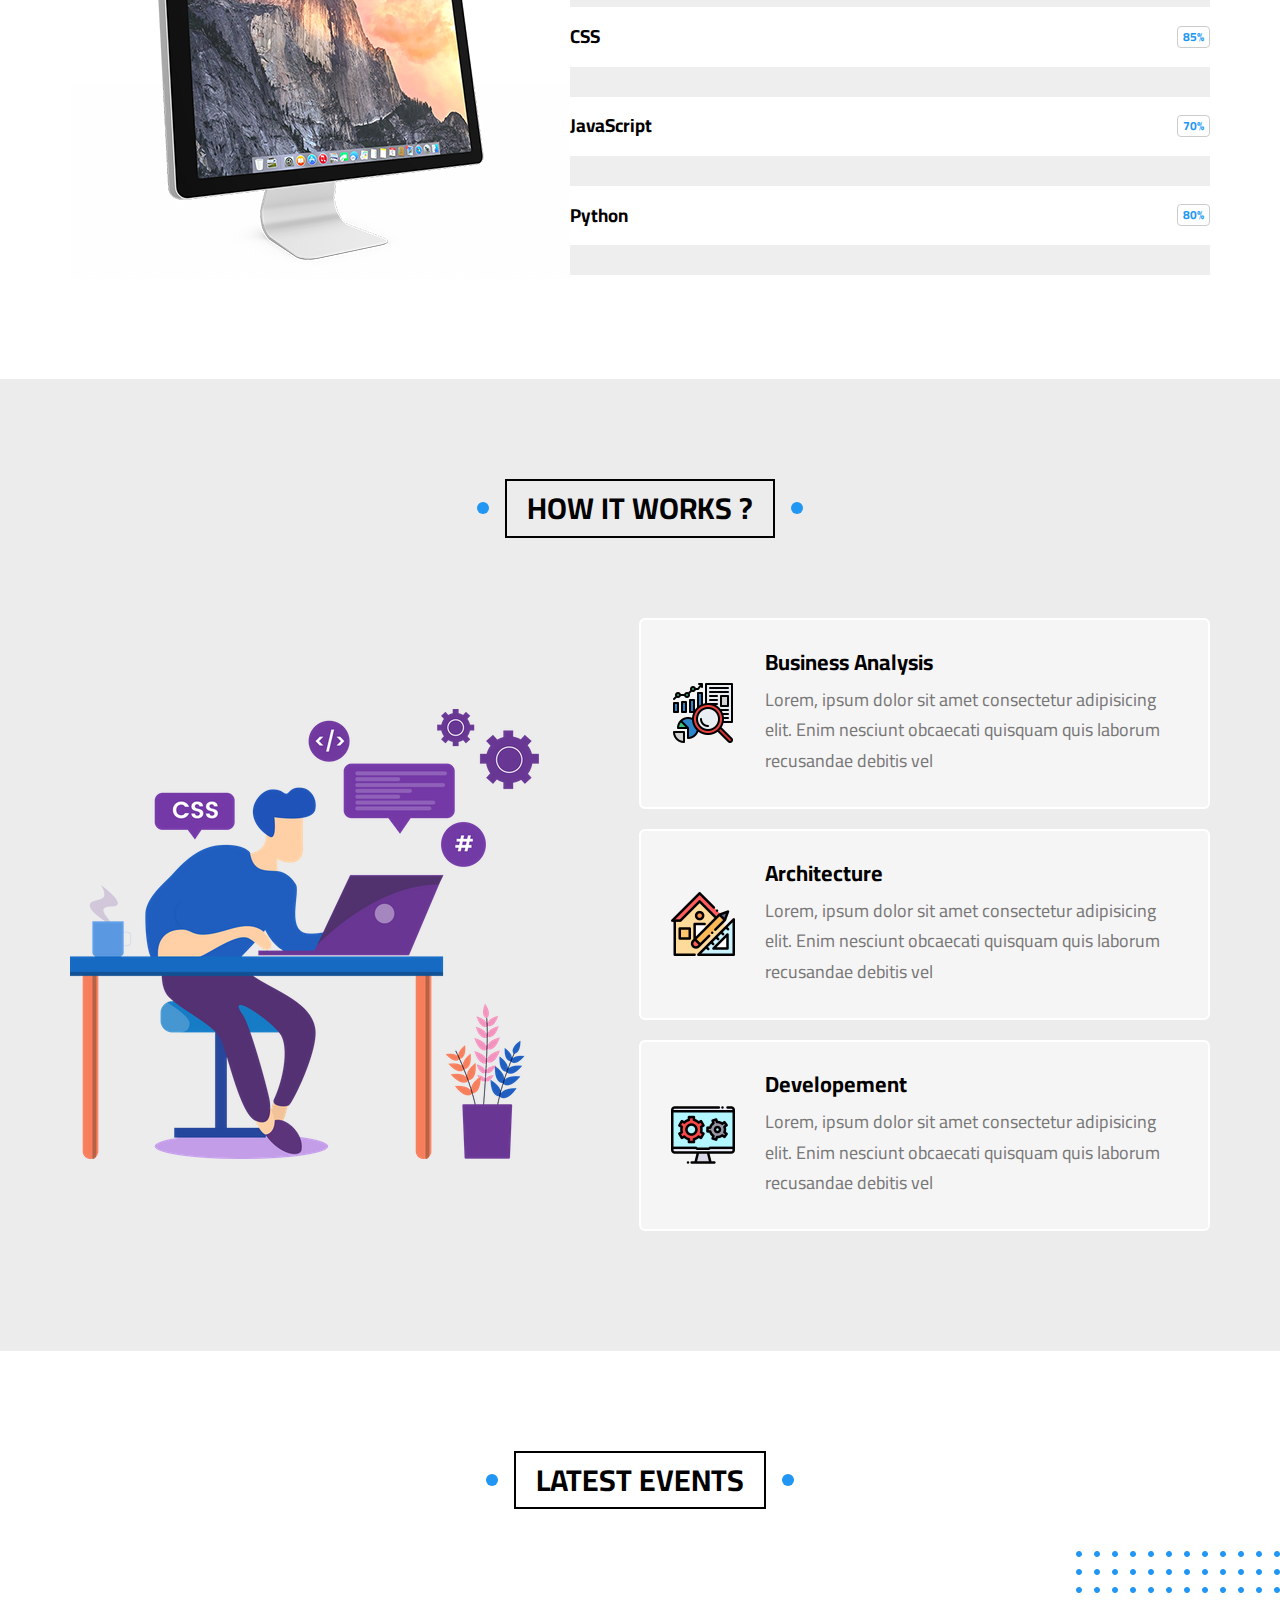
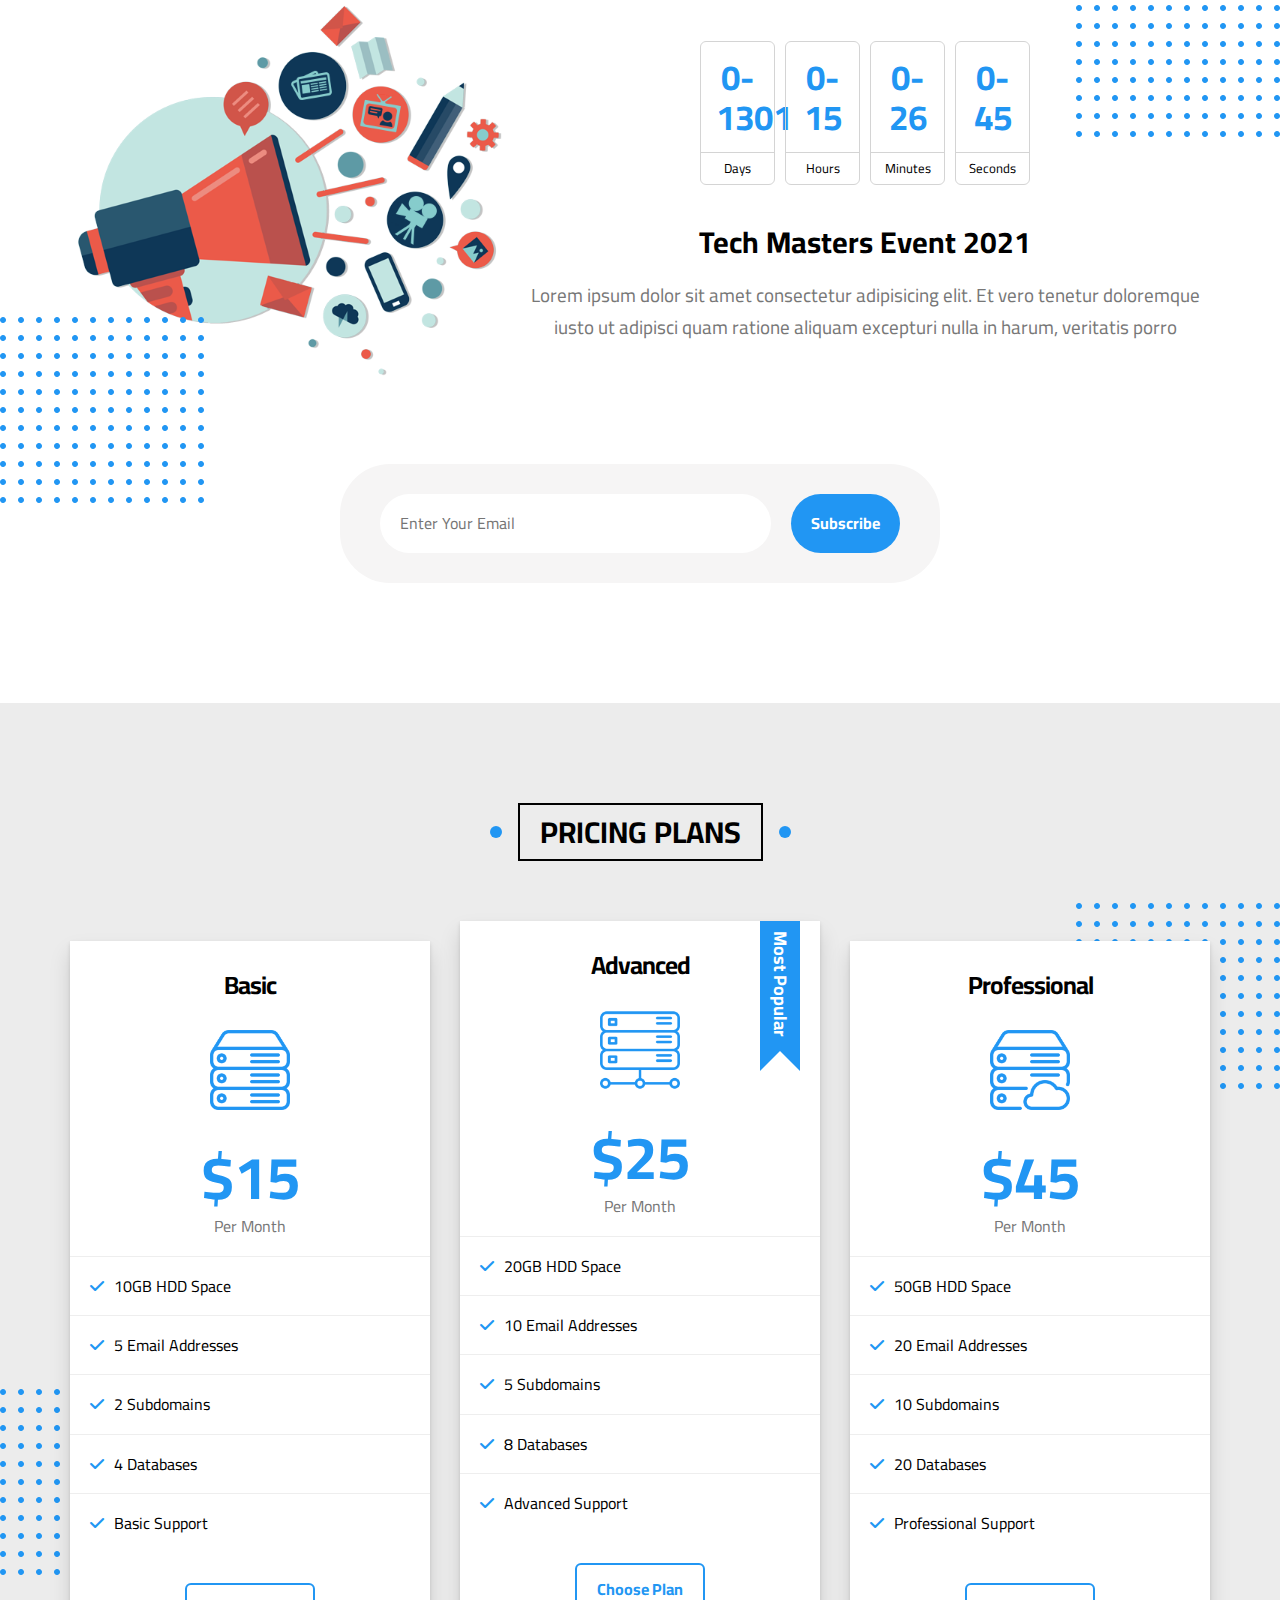
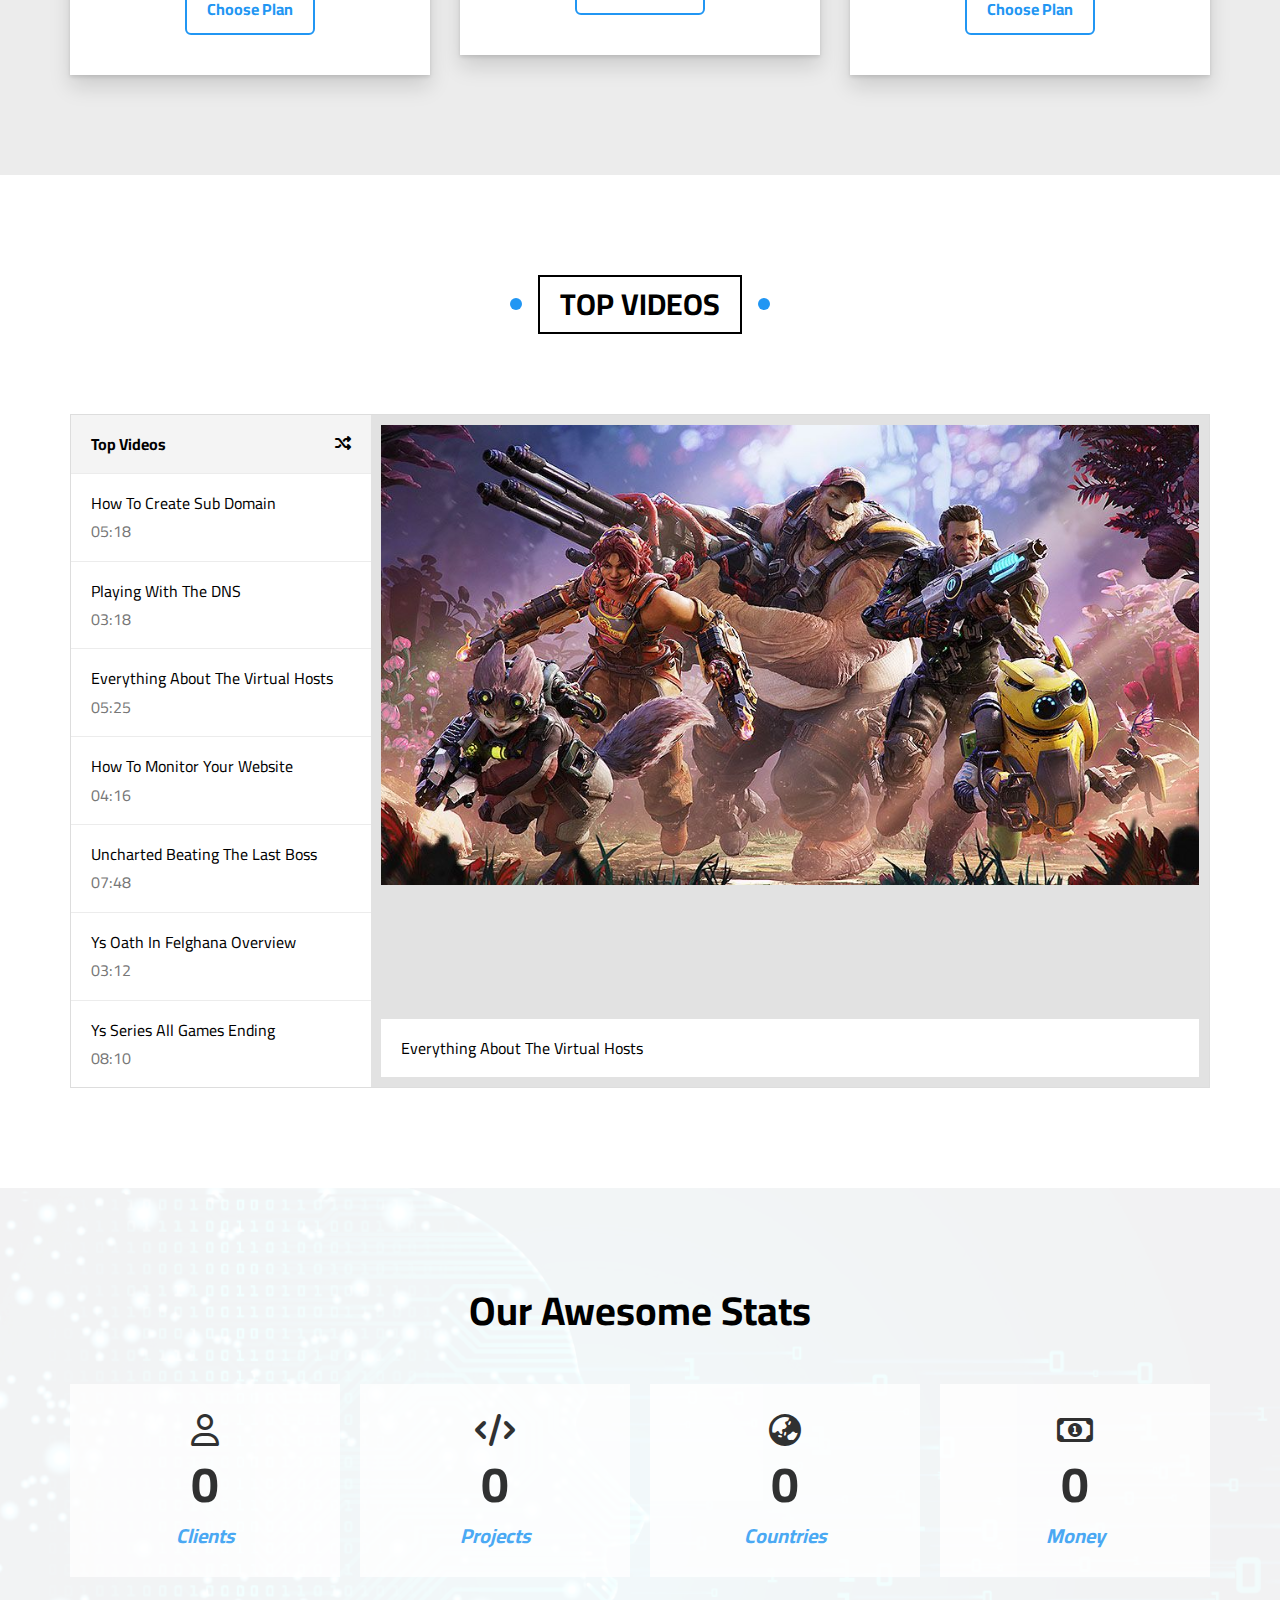
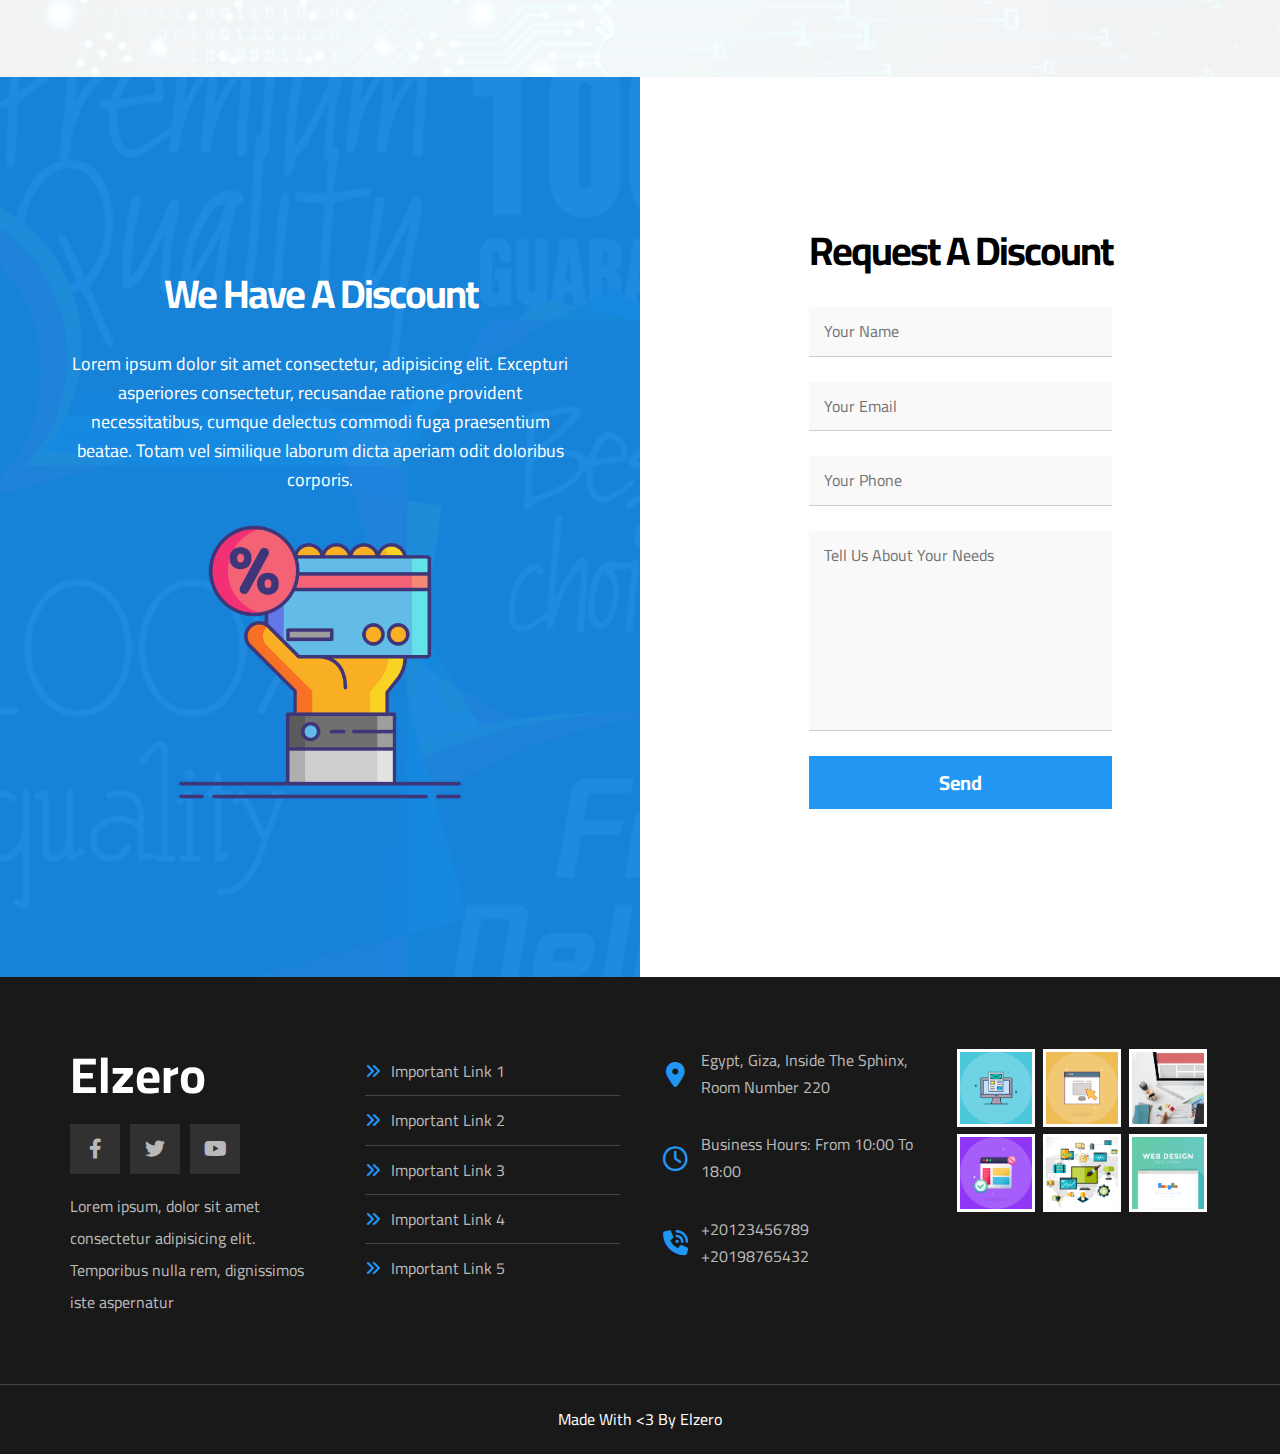
<file: index 3.html>
<!DOCTYPE html>
<html lang="en">
  <head>
    <meta charset="UTF-8" />
    <meta http-equiv="X-UA-Compatible" content="IE=edge" />
    <meta name="viewport" content="width=device-width, initial-scale=1.0" />
    <title>Elzero</title>
    <link rel="stylesheet" href="css/normalize.css" />
    <link rel="stylesheet" href="css/elzero.css" />
    <!-- Font Awesome -->
    <link rel="stylesheet" href="css/all.min.css" />
    <!-- Google Fonts -->
    <link rel="preconnect" href="https://fonts.googleapis.com" />
    <link rel="preconnect" href="https://fonts.gstatic.com" crossorigin />
    <link href="https://fonts.googleapis.com/css2?family=Cairo:wght@300;400;700&display=swap" rel="stylesheet" />
  </head>
  <body>
    <!-- Start Header -->
    <div class="header" id="header">
      <div class="container">
        <a href="#" class="logo">Elzero</a>
        <ul class="main-nav">
          <li><a href="#articles">Articles</a></li>
          <li><a href="#gallery">Gallery</a></li>
          <li><a href="#features">Features</a></li>
          <li>
            <a href="#">Other Links</a>
            <!-- Start Megamenu -->
            <div class="mega-menu">
              <div class="image">
                <img src="imgs/megamenu.png" alt="" />
              </div>
              <ul class="links">
                <li>
                  <a href="#testimonials"><i class="far fa-comments fa-fw"></i> Testimonials</a>
                </li>
                <li>
                  <a href="#team"><i class="far fa-user fa-fw"></i> Team Members</a>
                </li>
                <li>
                  <a href="#services"><i class="far fa-building fa-fw"></i> Services</a>
                </li>
                <li>
                  <a href="#our-skills"><i class="far fa-check-circle fa-fw"></i> Our Skills</a>
                </li>
                <li>
                  <a href="#work-steps"><i class="far fa-clipboard fa-fw"></i> How It Works</a>
                </li>
              </ul>
              <ul class="links">
                <li>
                  <a href="#events"><i class="far fa-calendar-alt fa-fw"></i> Events</a>
                </li>
                <li>
                  <a href="#pricing"><i class="fas fa-server fa-fw"></i> Pricing Plans</a>
                </li>
                <li>
                  <a href="#video"><i class="far fa-play-circle fa-fw"></i> Top Videos</a>
                </li>
                <li>
                  <a href="#stats"><i class="far fa-chart-bar fa-fw"></i> Stats</a>
                </li>
                <li>
                  <a href="#discount"><i class="fas fa-percent fa-fw"></i> Request A Discount</a>
                </li>
              </ul>
            </div>
            <!-- End Megamenu -->
          </li>
        </ul>
      </div>
    </div>
    <!-- End Header -->
    <!-- Start Landing -->
    <div class="landing">
      <div class="container">
        <div class="text">
          <h1>Welcome, To Elzero World</h1>
          <p>Here Iam gonna share everything about my life. Books Iam reading, Games Iam Playing, Stories and Events</p>
        </div>
        <div class="image">
          <img src="imgs/landing-image.png" alt="" />
        </div>
      </div>
      <a href="#articles" class="go-down">
        <i class="fas fa-angle-double-down fa-2x"></i>
      </a>
    </div>
    <!-- End Landing -->
    <!-- Start Articles -->
    <div class="articles" id="articles">
      <h2 class="main-title">Articles</h2>
      <div class="container">
        <div class="box">
          <img src="imgs/cat-01.jpg" alt="" />
          <div class="content">
            <h3>Test Title</h3>
            <p>Lorem ipsum dolor sit amet consectetur, adipisicing elit. Reprehenderit</p>
          </div>
          <div class="info">
            <a href="">Read More</a>
            <i class="fas fa-long-arrow-alt-right"></i>
          </div>
        </div>
        <div class="box">
          <img src="imgs/cat-02.jpg" alt="" />
          <div class="content">
            <h3>Test Title</h3>
            <p>Lorem ipsum dolor sit amet consectetur, adipisicing elit. Reprehenderit</p>
          </div>
          <div class="info">
            <a href="">Read More</a>
            <i class="fas fa-long-arrow-alt-right"></i>
          </div>
        </div>
        <div class="box">
          <img src="imgs/cat-03.jpg" alt="" />
          <div class="content">
            <h3>Test Title</h3>
            <p>Lorem ipsum dolor sit amet consectetur, adipisicing elit. Reprehenderit</p>
          </div>
          <div class="info">
            <a href="">Read More</a>
            <i class="fas fa-long-arrow-alt-right"></i>
          </div>
        </div>
        <div class="box">
          <img src="imgs/cat-04.jpg" alt="" />
          <div class="content">
            <h3>Test Title</h3>
            <p>Lorem ipsum dolor sit amet consectetur, adipisicing elit. Reprehenderit</p>
          </div>
          <div class="info">
            <a href="">Read More</a>
            <i class="fas fa-long-arrow-alt-right"></i>
          </div>
        </div>
        <div class="box">
          <img src="imgs/cat-05.jpg" alt="" />
          <div class="content">
            <h3>Test Title</h3>
            <p>Lorem ipsum dolor sit amet consectetur, adipisicing elit. Reprehenderit</p>
          </div>
          <div class="info">
            <a href="">Read More</a>
            <i class="fas fa-long-arrow-alt-right"></i>
          </div>
        </div>
        <div class="box">
          <img src="imgs/cat-06.jpg" alt="" />
          <div class="content">
            <h3>Test Title</h3>
            <p>Lorem ipsum dolor sit amet consectetur, adipisicing elit. Reprehenderit</p>
          </div>
          <div class="info">
            <a href="">Read More</a>
            <i class="fas fa-long-arrow-alt-right"></i>
          </div>
        </div>
        <div class="box">
          <img src="imgs/cat-07.jpg" alt="" />
          <div class="content">
            <h3>Test Title</h3>
            <p>Lorem ipsum dolor sit amet consectetur, adipisicing elit. Reprehenderit</p>
          </div>
          <div class="info">
            <a href="">Read More</a>
            <i class="fas fa-long-arrow-alt-right"></i>
          </div>
        </div>
        <div class="box">
          <img src="imgs/cat-08.jpg" alt="" />
          <div class="content">
            <h3>Test Title</h3>
            <p>Lorem ipsum dolor sit amet consectetur, adipisicing elit. Reprehenderit</p>
          </div>
          <div class="info">
            <a href="">Read More</a>
            <i class="fas fa-long-arrow-alt-right"></i>
          </div>
        </div>
      </div>
    </div>
    <div class="spikes"></div>
    <!-- End Articles -->
    <!-- Start Gallery -->
    <div class="gallery" id="gallery">
      <h2 class="main-title">Gallery</h2>
      <div class="container">
        <div class="box">
          <div class="image">
            <img src="imgs/gallery-01.png" alt="" />
          </div>
        </div>
        <div class="box">
          <div class="image">
            <img src="imgs/gallery-02.png" alt="" />
          </div>
        </div>
        <div class="box">
          <div class="image">
            <img src="imgs/gallery-03.jpg" alt="" />
          </div>
        </div>
        <div class="box">
          <div class="image">
            <img src="imgs/gallery-04.png" alt="" />
          </div>
        </div>
        <div class="box">
          <div class="image">
            <img src="imgs/gallery-05.jpg" alt="" />
          </div>
        </div>
        <div class="box">
          <div class="image">
            <img src="imgs/gallery-06.png" alt="" />
          </div>
        </div>
      </div>
    </div>
    <!-- End Gallery -->
    <!-- Start Features -->
    <div class="features" id="features">
      <h2 class="main-title">Features</h2>
      <div class="container">
        <div class="box quality">
          <div class="img-holder"><img src="imgs/features-01.jpg" alt="" /></div>
          <h2>Quality</h2>
          <p>Lorem ipsum dolor sit amet consectetur adipisicing elit. Odit harum hic veniam eligendi minima</p>
          <a href="#">More</a>
        </div>
        <div class="box time">
          <div class="img-holder"><img src="imgs/features-02.jpg" alt="" /></div>
          <h2>Time</h2>
          <p>Lorem ipsum dolor sit amet consectetur adipisicing elit. Odit harum hic veniam eligendi minima</p>
          <a href="#">More</a>
        </div>
        <div class="box passion">
          <div class="img-holder"><img src="imgs/features-03.jpg" alt="" /></div>
          <h2>Passion</h2>
          <p>Lorem ipsum dolor sit amet consectetur adipisicing elit. Odit harum hic veniam eligendi minima</p>
          <a href="#">More</a>
        </div>
      </div>
    </div>
    <!-- End Features -->
    <!-- Start Testimonials -->
    <div class="testimonials" id="testimonials">
      <h2 class="main-title">Testimonials</h2>
      <div class="container">
        <div class="box">
          <img src="imgs/avatar-01.jpg" alt="" />
          <h3>rana reda</h3>
          <span class="title">Full Stack Developer</span>
          <div class="rate">
            <i class="filled fas fa-star"></i>
            <i class="filled fas fa-star"></i>
            <i class="filled fas fa-star"></i>
            <i class="filled fas fa-star"></i>
            <i class="far fa-star"></i>
          </div>
          <p>
            Lorem ipsum dolor sit amet consectetur adipisicing elit. Maiores et reiciendis voluptatum, amet est natus
            quaerat ducimus
          </p>
        </div>
        <div class="box">
          <img src="imgs/avatar-02.jpg" alt="" />
          <h3>Mohamed emad</h3>
          <span class="title">Full Stack Developer</span>
          <div class="rate">
            <i class="filled fas fa-star"></i>
            <i class="filled fas fa-star"></i>
            <i class="filled fas fa-star"></i>
            <i class="filled fas fa-star"></i>
            <i class="far fa-star"></i>
          </div>
          <p>
            Lorem ipsum dolor sit amet consectetur adipisicing elit. Maiores et reiciendis voluptatum, amet est natus
            quaerat ducimus
          </p>
        </div>
        <div class="box">
          <img src="imgs/avatar-03.jpg" alt="" />
          <h3>renad tarek</h3>
          <span class="title">Full Stack Developer</span>
          <div class="rate">
            <i class="filled fas fa-star"></i>
            <i class="filled fas fa-star"></i>
            <i class="filled fas fa-star"></i>
            <i class="filled fas fa-star"></i>
            <i class="far fa-star"></i>
          </div>
          <p>
            Lorem ipsum dolor sit amet consectetur adipisicing elit. Maiores et reiciendis voluptatum, amet est natus
            quaerat ducimus
          </p>
        </div>
        <div class="box">
          <img src="imgs/avatar-04.jpg" alt="" />
          <h3>samy eyad</h3>
          <span class="title">Full Stack Developer</span>
          <div class="rate">
            <i class="filled fas fa-star"></i>
            <i class="filled fas fa-star"></i>
            <i class="filled fas fa-star"></i>
            <i class="filled fas fa-star"></i>
            <i class="filled fas fa-star"></i>
          </div>
          <p>
            Lorem ipsum dolor sit amet consectetur adipisicing elit. Maiores et reiciendis voluptatum, amet est natus
            quaerat ducimus
          </p>
        </div>
        <div class="box">
          <img src="imgs/avatar-05.jpg" alt="" />
          <h3>mostafa khaled</h3>
          <span class="title">Full Stack Developer</span>
          <div class="rate">
            <i class="filled fas fa-star"></i>
            <i class="filled fas fa-star"></i>
            <i class="filled fas fa-star"></i>
            <i class="far fa-star"></i>
            <i class="far fa-star"></i>
          </div>
          <p>
            Lorem ipsum dolor sit amet consectetur adipisicing elit. Maiores et reiciendis voluptatum, amet est natus
            quaerat ducimus
          </p>
        </div>
        <div class="box">
          <img src="imgs/avatar-06.jpg" alt="" />
          <h3>ramy diab</h3>
          <span class="title">Full Stack Developer</span>
          <div class="rate">
            <i class="filled fas fa-star"></i>
            <i class="filled fas fa-star"></i>
            <i class="filled fas fa-star"></i>
            <i class="far fa-star"></i>
            <i class="far fa-star"></i>
          </div>
          <p>
            Lorem ipsum dolor sit amet consectetur adipisicing elit. Maiores et reiciendis voluptatum, amet est natus
            quaerat ducimus
          </p>
        </div>
      </div>
    </div>
    <!-- End Testimonials -->
    <!-- Start Team -->
    <div class="team" id="team">
      <h2 class="main-title">Team Members</h2>
      <div class="container">
        <div class="box">
          <div class="data">
            <img src="imgs/team-03.jpg" alt="" />
            <div class="social">
              <a href="#">
                <i class="fab fa-facebook-f"></i>
              </a>
              <a href="#">
                <i class="fab fa-twitter"></i>
              </a>
              <a href="#">
                <i class="fab fa-linkedin-in"></i>
              </a>
              <a href="#">
                <i class="fab fa-youtube"></i>
              </a>
            </div>
          </div>
          <div class="info">
            <h3>Name</h3>
            <p>Simple Short Description</p>
          </div>
        </div>
        <div class="box">
          <div class="data">
            <img src="imgs/team-04.jpg" alt="" />
            <div class="social">
              <a href="#">
                <i class="fab fa-facebook-f"></i>
              </a>
              <a href="#">
                <i class="fab fa-twitter"></i>
              </a>
              <a href="#">
                <i class="fab fa-linkedin-in"></i>
              </a>
              <a href="#">
                <i class="fab fa-youtube"></i>
              </a>
            </div>
          </div>
          <div class="info">
            <h3>Name</h3>
            <p>Simple Short Description</p>
          </div>
        </div>
        <div class="box">
          <div class="data">
            <img src="imgs/team-05.png" alt="" />
            <div class="social">
              <a href="#">
                <i class="fab fa-facebook-f"></i>
              </a>
              <a href="#">
                <i class="fab fa-twitter"></i>
              </a>
              <a href="#">
                <i class="fab fa-linkedin-in"></i>
              </a>
              <a href="#">
                <i class="fab fa-youtube"></i>
              </a>
            </div>
          </div>
          <div class="info">
            <h3>Name</h3>
            <p>Simple Short Description</p>
          </div>
        </div>
        <div class="box">
          <div class="data">
            <img src="imgs/team-01.jpg" alt="" />
            <div class="social">
              <a href="#">
                <i class="fab fa-facebook-f"></i>
              </a>
              <a href="#">
                <i class="fab fa-twitter"></i>
              </a>
              <a href="#">
                <i class="fab fa-linkedin-in"></i>
              </a>
              <a href="#">
                <i class="fab fa-youtube"></i>
              </a>
            </div>
          </div>
          <div class="info">
            <h3>Name</h3>
            <p>Simple Short Description</p>
          </div>
        </div>
        <div class="box">
          <div class="data">
            <img src="imgs/team-02.jpg" alt="" />
            <div class="social">
              <a href="#">
                <i class="fab fa-facebook-f"></i>
              </a>
              <a href="#">
                <i class="fab fa-twitter"></i>
              </a>
              <a href="#">
                <i class="fab fa-linkedin-in"></i>
              </a>
              <a href="#">
                <i class="fab fa-youtube"></i>
              </a>
            </div>
          </div>
          <div class="info">
            <h3>Name</h3>
            <p>Simple Short Description</p>
          </div>
        </div>
        <div class="box">
          <div class="data">
            <img src="imgs/team-06.png" alt="" />
            <div class="social">
              <a href="#">
                <i class="fab fa-facebook-f"></i>
              </a>
              <a href="#">
                <i class="fab fa-twitter"></i>
              </a>
              <a href="#">
                <i class="fab fa-linkedin-in"></i>
              </a>
              <a href="#">
                <i class="fab fa-youtube"></i>
              </a>
            </div>
          </div>
          <div class="info">
            <h3>Name</h3>
            <p>Simple Short Description</p>
          </div>
        </div>
        <div class="box">
          <div class="data">
            <img src="imgs/team-08.jpg" alt="" />
            <div class="social">
              <a href="#">
                <i class="fab fa-facebook-f"></i>
              </a>
              <a href="#">
                <i class="fab fa-twitter"></i>
              </a>
              <a href="#">
                <i class="fab fa-linkedin-in"></i>
              </a>
              <a href="#">
                <i class="fab fa-youtube"></i>
              </a>
            </div>
          </div>
          <div class="info">
            <h3>Name</h3>
            <p>Simple Short Description</p>
          </div>
        </div>
        <div class="box">
          <div class="data">
            <img src="imgs/team-07.jpg" alt="" />
            <div class="social">
              <a href="#">
                <i class="fab fa-facebook-f"></i>
              </a>
              <a href="#">
                <i class="fab fa-twitter"></i>
              </a>
              <a href="#">
                <i class="fab fa-linkedin-in"></i>
              </a>
              <a href="#">
                <i class="fab fa-youtube"></i>
              </a>
            </div>
          </div>
          <div class="info">
            <h3>Name</h3>
            <p>Simple Short Description</p>
          </div>
        </div>
      </div>
    </div>
    <div class="spikes"></div>
    <!-- End Team -->
    <!-- Start Services -->
    <div class="services" id="services">
      <h2 class="main-title">Services</h2>
      <div class="container">
        <div class="box">
          <i class="fas fa-user-shield fa-4x"></i>
          <h3>Security</h3>
          <div class="info">
            <a href="#">Details</a>
          </div>
        </div>
        <div class="box">
          <i class="fas fa-tools fa-4x"></i>
          <h3>Fixing Issues</h3>
          <div class="info">
            <a href="#">Details</a>
          </div>
        </div>
        <div class="box">
          <i class="fas fa-map-marked-alt fa-4x"></i>
          <h3>Location</h3>
          <div class="info">
            <a href="#">Details</a>
          </div>
        </div>
        <div class="box">
          <i class="fas fa-laptop-code fa-4x"></i>
          <h3>Coding</h3>
          <div class="info">
            <a href="#">Details</a>
          </div>
        </div>
        <div class="box">
          <i class="fas fa-palette fa-4x"></i>
          <h3>Security</h3>
          <div class="info">
            <a href="#">Design</a>
          </div>
        </div>
        <div class="box">
          <i class="fas fa-bullhorn fa-4x"></i>
          <h3>Marketing</h3>
          <div class="info">
            <a href="#">Details</a>
          </div>
        </div>
      </div>
    </div>
    <!-- End Services -->
    <!-- Start Skills -->
    <div class="our-skills" id="our-skills">
      <h2 class="main-title">Our Skills</h2>
      <div class="container">
        <img src="imgs/skills.png" alt="" />
        <div class="skills">
          <div class="skill">
            <h3>HTML <span>80%</span></h3>
            <div class="the-progress">
              <span style="width: 0" data-width="80%"></span>
            </div>
          </div>
          <div class="skill">
            <h3>CSS <span>85%</span></h3>
            <div class="the-progress">
              <span style="width: 0" data-width="85%"></span>
            </div>
          </div>
          <div class="skill">
            <h3>JavaScript <span>70%</span></h3>
            <div class="the-progress">
              <span style="width: 0" data-width="70%"></span>
            </div>
          </div>
          <div class="skill">
            <h3>Python <span>80%</span></h3>
            <div class="the-progress">
              <span style="width: 0" data-width="80%"></span>
            </div>
          </div>
        </div>
      </div>
    </div>
    <!-- End Skills -->
    <!-- Start Work Steps -->
    <div class="work-steps" id="work-steps">
      <h2 class="main-title">How It Works ?</h2>
      <div class="container">
        <img src="imgs/work-steps.png" alt="" class="image" />
        <div class="info">
          <div class="box">
            <img src="imgs/work-steps-1.png" alt="" />
            <div class="text">
              <h3>Business Analysis</h3>
              <p>
                Lorem, ipsum dolor sit amet consectetur adipisicing elit. Enim nesciunt obcaecati quisquam quis laborum
                recusandae debitis vel
              </p>
            </div>
          </div>
          <div class="box">
            <img src="imgs/work-steps-2.png" alt="" />
            <div class="text">
              <h3>Architecture</h3>
              <p>
                Lorem, ipsum dolor sit amet consectetur adipisicing elit. Enim nesciunt obcaecati quisquam quis laborum
                recusandae debitis vel
              </p>
            </div>
          </div>
          <div class="box">
            <img src="imgs/work-steps-3.png" alt="" />
            <div class="text">
              <h3>Developement</h3>
              <p>
                Lorem, ipsum dolor sit amet consectetur adipisicing elit. Enim nesciunt obcaecati quisquam quis laborum
                recusandae debitis vel
              </p>
            </div>
          </div>
        </div>
      </div>
    </div>
    <!-- End Work Steps -->
    <!-- Start Events -->
    <div class="events" id="events">
      <div class="dots dots-up"></div>
      <div class="dots dots-down"></div>
      <h2 class="main-title">Latest Events</h2>
      <div class="container">
        <img src="imgs/events.png" alt="" />
        <div class="info">
          <div class="time">
            <div class="unit">
              <span class="days">15</span>
              <span>Days</span>
            </div>
            <div class="unit">
              <span class="hours">08</span>
              <span>Hours</span>
            </div>
            <div class="unit">
              <span class="minutes">45</span>
              <span>Minutes</span>
            </div>
            <div class="unit">
              <span class="seconds">55</span>
              <span>Seconds</span>
            </div>
          </div>
          <h2 class="title">Tech Masters Event 2021</h2>
          <p class="description">
            Lorem ipsum dolor sit amet consectetur adipisicing elit. Et vero tenetur doloremque iusto ut adipisci quam
            ratione aliquam excepturi nulla in harum, veritatis porro
          </p>
        </div>
        <div class="subscribe">
          <form action="">
            <input type="email" placeholder="Enter Your Email" />
            <input type="submit" value="Subscribe" />
          </form>
        </div>
      </div>
    </div>
    <!-- End Events -->
    <!-- Start Pricing -->
    <div class="pricing" id="pricing">
      <div class="dots dots-up"></div>
      <div class="dots dots-down"></div>
      <h2 class="main-title">Pricing Plans</h2>
      <div class="container">
        <div class="box">
          <div class="title">Basic</div>
          <img src="imgs/hosting-basic.png" alt="" />
          <div class="price">
            <span class="amount">$15</span>
            <span class="time">Per Month</span>
          </div>
          <ul>
            <li>10GB HDD Space</li>
            <li>5 Email Addresses</li>
            <li>2 Subdomains</li>
            <li>4 Databases</li>
            <li>Basic Support</li>
          </ul>
          <a href="#">Choose Plan</a>
        </div>
        <div class="box popular">
          <div class="label">Most Popular</div>
          <div class="title">Advanced</div>
          <img src="imgs/hosting-advanced.png" alt="" />
          <div class="price">
            <span class="amount">$25</span>
            <span class="time">Per Month</span>
          </div>
          <ul>
            <li>20GB HDD Space</li>
            <li>10 Email Addresses</li>
            <li>5 Subdomains</li>
            <li>8 Databases</li>
            <li>Advanced Support</li>
          </ul>
          <a href="#">Choose Plan</a>
        </div>
        <div class="box">
          <div class="title">Professional</div>
          <img src="imgs/hosting-professional.png" alt="" />
          <div class="price">
            <span class="amount">$45</span>
            <span class="time">Per Month</span>
          </div>
          <ul>
            <li>50GB HDD Space</li>
            <li>20 Email Addresses</li>
            <li>10 Subdomains</li>
            <li>20 Databases</li>
            <li>Professional Support</li>
          </ul>
          <a href="#">Choose Plan</a>
        </div>
      </div>
    </div>
    <!-- End Pricing -->
    <!-- Start Videos -->
    <div class="videos" id="videos">
      <h2 class="main-title">Top Videos</h2>
      <div class="container">
        <div class="holder">
          <div class="list">
            <div class="name">
              Top Videos
              <i class="fas fa-random"></i>
            </div>
            <ul>
              <li>How To Create Sub Domain<span>05:18</span></li>
              <li>Playing With The DNS <span>03:18</span></li>
              <li>Everything About The Virtual Hosts <span>05:25</span></li>
              <li>How To Monitor Your Website <span>04:16</span></li>
              <li>Uncharted Beating The Last Boss <span>07:48</span></li>
              <li>Ys Oath In Felghana Overview <span>03:12</span></li>
              <li>Ys Series All Games Ending <span>08:10</span></li>
            </ul>
          </div>
          <div class="preview">
            <img src="imgs/video-preview.jpg" alt="" />
            <div class="info">Everything About The Virtual Hosts</div>
          </div>
        </div>
      </div>
    </div>
    <!-- End Videos -->
    <!-- Start Stats -->
    <div class="stats" id="stats">
      <h2>Our Awesome Stats</h2>
      <div class="container">
        <div class="box">
          <i class="far fa-user fa-2x fa-fw"></i>
          <span class="number" data-goal="150">0</span>
          <span class="text">Clients</span>
        </div>
        <div class="box">
          <i class="fas fa-code fa-2x fa-fw"></i>
          <span class="number" data-goal="135">0</span>
          <span class="text">Projects</span>
        </div>
        <div class="box">
          <i class="fas fa-globe-asia fa-2x fa-fw"></i>
          <span class="number" data-goal="50">0</span>
          <span class="text">Countries</span>
        </div>
        <div class="box">
          <i class="far fa-money-bill-alt fa-2x fa-fw"></i>
          <span class="number" data-goal="500">0</span>
          <span class="text">Money</span>
        </div>
      </div>
    </div>
    <!-- End Stats -->
    <!-- Start Discount -->
    <div class="discount" id="discount">
      <div class="image">
        <div class="content">
          <h2>We Have A Discount</h2>
          <p>
            Lorem ipsum dolor sit amet consectetur, adipisicing elit. Excepturi asperiores consectetur, recusandae
            ratione provident necessitatibus, cumque delectus commodi fuga praesentium beatae. Totam vel similique
            laborum dicta aperiam odit doloribus corporis.
          </p>
          <img src="imgs/discount.png" alt="" />
        </div>
      </div>
      <div class="form">
        <div class="content">
          <h2>Request A Discount</h2>
          <form action="">
            <input class="input" type="text" placeholder="Your Name" name="name" />
            <input class="input" type="email" placeholder="Your Email" name="email" />
            <input class="input" type="text" placeholder="Your Phone" name="mobile" />
            <textarea class="input" placeholder="Tell Us About Your Needs" name="message"></textarea>
            <input type="submit" value="Send" />
          </form>
        </div>
      </div>
    </div>
    <!-- End Discount -->
    <!-- Start Footer -->
    <div class="footer">
      <div class="container">
        <div class="box">
          <h3>Elzero</h3>
          <ul class="social">
            <li>
              <a href="#" class="facebook">
                <i class="fab fa-facebook-f"></i>
              </a>
            </li>
            <li>
              <a href="#" class="twitter">
                <i class="fab fa-twitter"></i>
              </a>
            </li>
            <li>
              <a href="#" class="youtube">
                <i class="fab fa-youtube"></i>
              </a>
            </li>
          </ul>
          <p class="text">
            Lorem ipsum, dolor sit amet consectetur adipisicing elit. Temporibus nulla rem, dignissimos iste aspernatur
          </p>
        </div>
        <div class="box">
          <ul class="links">
            <li><a href="#">Important Link 1</a></li>
            <li><a href="#">Important Link 2</a></li>
            <li><a href="#">Important Link 3</a></li>
            <li><a href="#">Important Link 4</a></li>
            <li><a href="#">Important Link 5</a></li>
          </ul>
        </div>
        <div class="box">
          <div class="line">
            <i class="fas fa-map-marker-alt fa-fw"></i>
            <div class="info">Egypt, Giza, Inside The Sphinx, Room Number 220</div>
          </div>
          <div class="line">
            <i class="far fa-clock fa-fw"></i>
            <div class="info">Business Hours: From 10:00 To 18:00</div>
          </div>
          <div class="line">
            <i class="fas fa-phone-volume fa-fw"></i>
            <div class="info">
              <span>+20123456789</span>
              <span>+20198765432</span>
            </div>
          </div>
        </div>
        <div class="box footer-gallery">
          <img src="imgs/gallery-01.png" alt="" />
          <img src="imgs/gallery-02.png" alt="" />
          <img src="imgs/gallery-03.jpg" alt="" />
          <img src="imgs/gallery-04.png" alt="" />
          <img src="imgs/gallery-05.jpg" alt="" />
          <img src="imgs/gallery-06.png" alt="" />
        </div>
      </div>
      <p class="copyright">Made With &lt;3 By Elzero</p>
    </div>
    <!-- End Footer -->
    <script src="js/main.js"></script>
  </body>
</html>
</file>
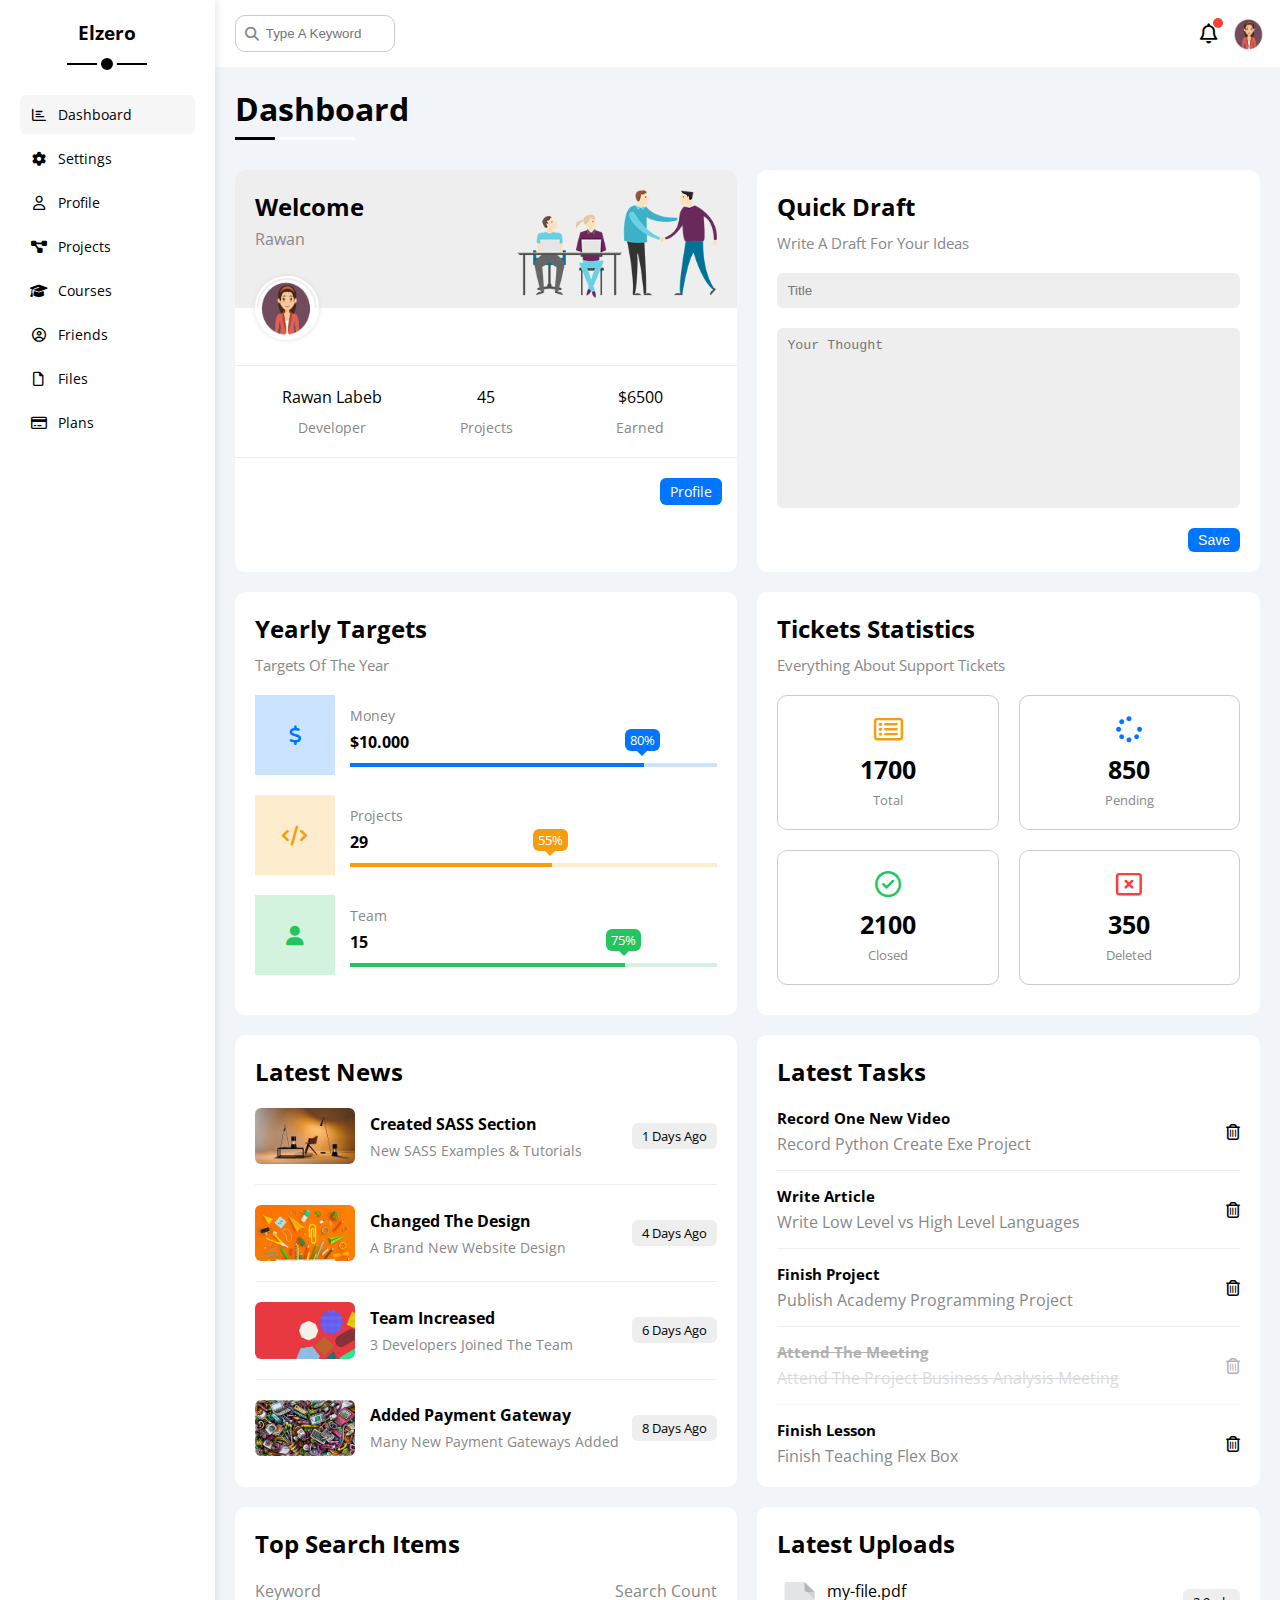
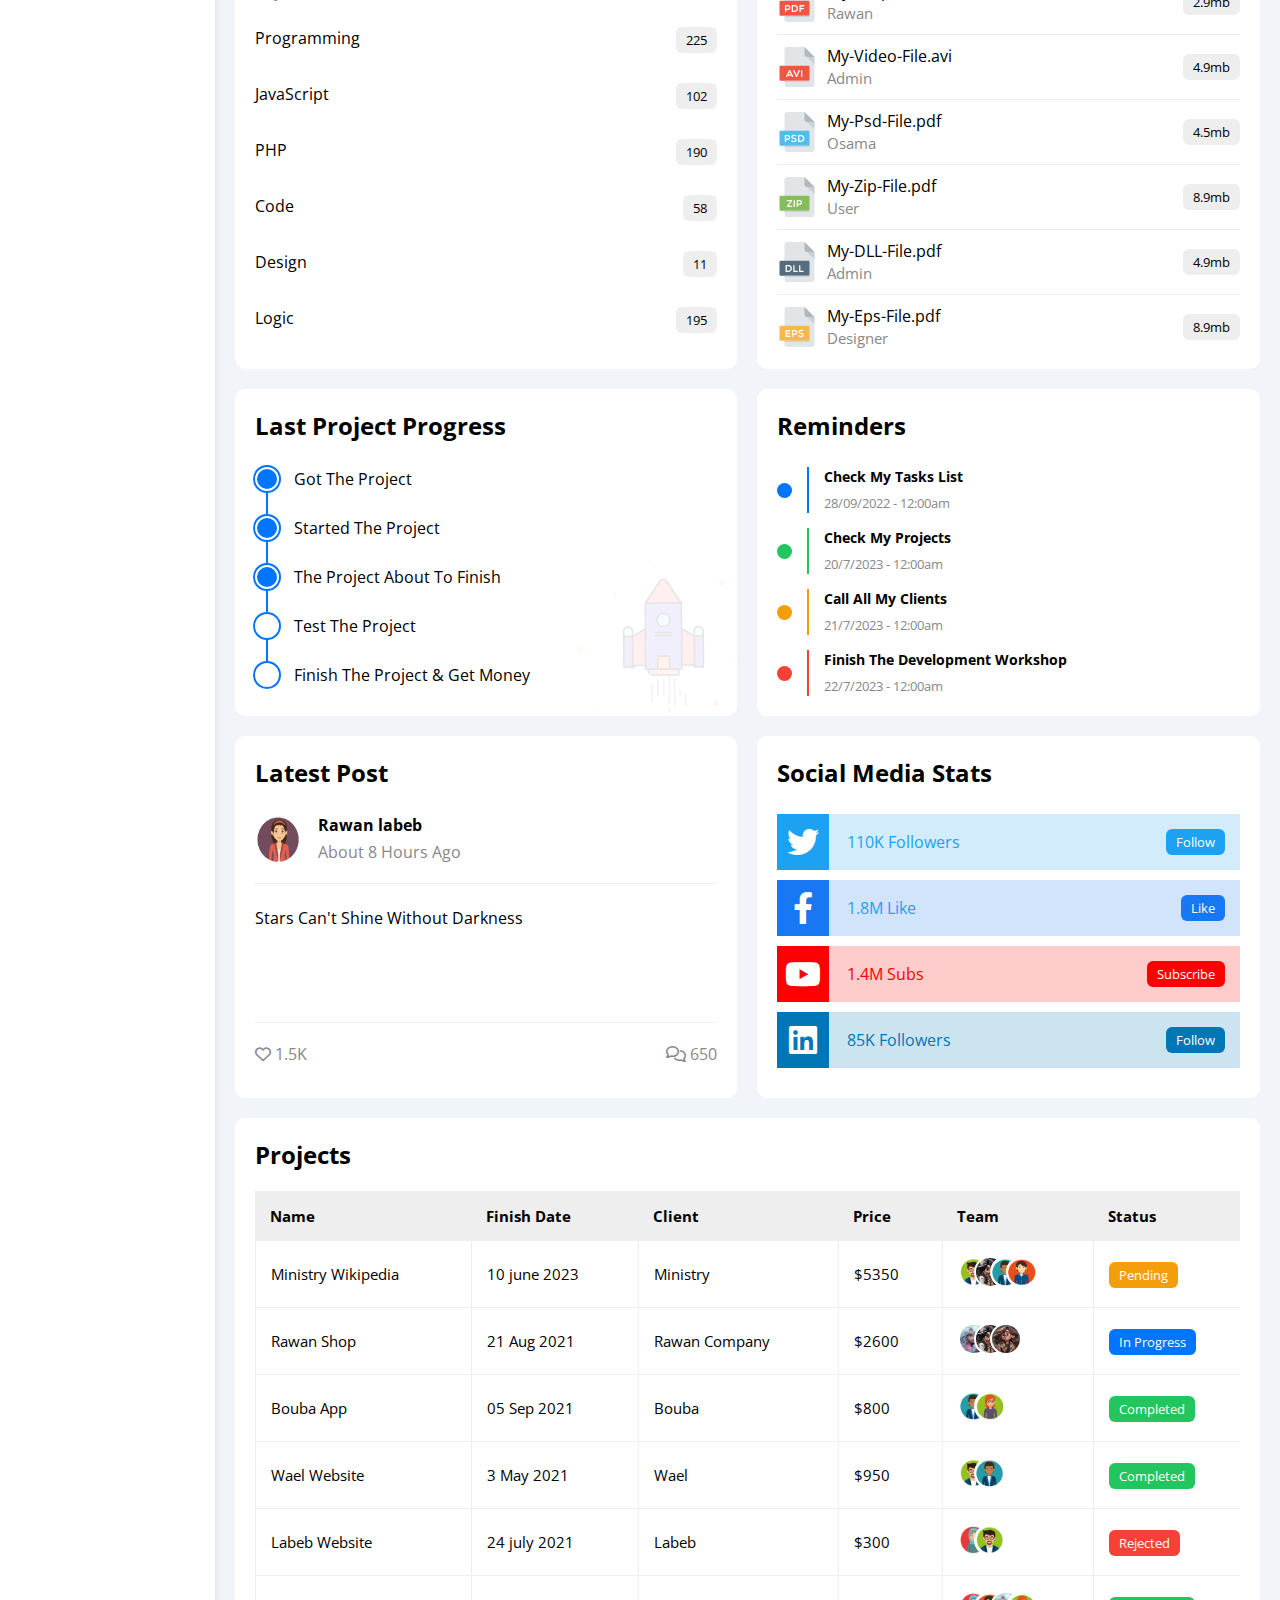
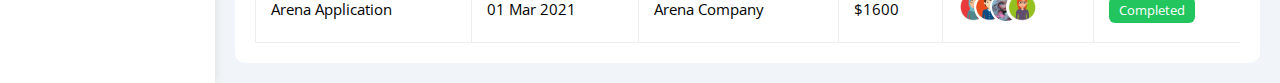
<file: index 4.html>
<!DOCTYPE html>
<html lang="en">
  <head>
    <meta charset="UTF-8" />
    <meta http-equiv="X-UA-Compatible" content="IE=edge" />
    <meta name="viewport" content="width=device-width, initial-scale=1.0" />
    <title>Dashboard</title>
    <link rel="stylesheet" href="css/all.min.css" />
    <link rel="stylesheet" href="css/framework.css" />
    <link rel="stylesheet" href="css/master.css" />
    <link rel="preconnect" href="https://fonts.googleapis.com" />
    <link rel="preconnect" href="https://fonts.gstatic.com" crossorigin />
    <link href="https://fonts.googleapis.com/css2?family=Open+Sans:wght@300;500&display=swap" rel="stylesheet" />
  </head>
  <body>
    <div class="page d-flex">
      <div class="sidebar bg-white p-20 p-relative">
        <h3 class="p-relative txt-c mt-0">Elzero</h3>
        <ul>
          <li>
            <a class="active d-flex align-center fs-14 c-black rad-6 p-10" href="index 4.html">
              <i class="fa-regular fa-chart-bar fa-fw"></i>
              <span>Dashboard</span>
            </a>
          </li>
          <li>
            <a class="d-flex align-center fs-14 c-black rad-6 p-10" href="settings.html">
              <i class="fa-solid fa-gear fa-fw"></i>
              <span>Settings</span>
            </a>
          </li>
          <li>
            <a class="d-flex align-center fs-14 c-black rad-6 p-10" href="profile.html">
              <i class="fa-regular fa-user fa-fw"></i>
              <span>Profile</span>
            </a>
          </li>
          <li>
            <a class="d-flex align-center fs-14 c-black rad-6 p-10" href="projects.html">
              <i class="fa-solid fa-diagram-project fa-fw"></i>
              <span>Projects</span>
            </a>
          </li>
          <li>
            <a class="d-flex align-center fs-14 c-black rad-6 p-10" href="courses.html">
              <i class="fa-solid fa-graduation-cap fa-fw"></i>
              <span>Courses</span>
            </a>
          </li>
          <li>
            <a class="d-flex align-center fs-14 c-black rad-6 p-10" href="friends.html">
              <i class="fa-regular fa-circle-user fa-fw"></i>
              <span>Friends</span>
            </a>
          </li>
          <li>
            <a class="d-flex align-center fs-14 c-black rad-6 p-10" href="files.html">
              <i class="fa-regular fa-file fa-fw"></i>
              <span>Files</span>
            </a>
          </li>
          <li>
            <a class="d-flex align-center fs-14 c-black rad-6 p-10" href="plans.html">
              <i class="fa-regular fa-credit-card fa-fw"></i>
              <span>Plans</span>
            </a>
          </li>
        </ul>
      </div>
      <div class="content w-full">
        <!-- Start Head -->
        <div class="head bg-white p-15 between-flex">
          <div class="search p-relative">
            <input class="p-10" type="search" placeholder="Type A Keyword" />
          </div>
          <div class="icons d-flex align-center">
            <span class="notification p-relative">
              <i class="fa-regular fa-bell fa-lg"></i>
            </span>
            <img src="imgs/avatar1.jpg" alt="" />
          </div>
        </div>
        <!-- End Head -->
        <h1 class="p-relative">Dashboard</h1>
        <div class="wrapper d-grid gap-20">
          <!-- Start Welcome Widget -->
          <div class="welcome bg-white rad-10 txt-c-mobile block-mobile">
            <div class="intro p-20 d-flex space-between bg-eee">
              <div>
                <h2 class="m-0">Welcome</h2>
                <p class="c-grey mt-5">Rawan</p>
              </div>
              <img class="hide-mobile" src="imgs/welcome.png" alt="" />
            </div>
            <img src="imgs/avatar1.jpg" alt="" class="avatar" />
            <div class="body txt-c d-flex p-20 mt-20 mb-20 block-mobile">
              <div>Rawan Labeb <span class="d-block c-grey fs-14 mt-10">Developer</span></div>
              <div>45 <span class="d-block c-grey fs-14 mt-10">Projects</span></div>
              <div>$6500 <span class="d-block c-grey fs-14 mt-10">Earned</span></div>
            </div>
            <a href="profile.html" class="visit d-block fs-14 bg-blue c-white w-fit btn-shape">Profile</a>
          </div>
          <!-- End Welcome Widget -->
          <!-- Start Quick Draft Widget -->
          <div class="quick-draft p-20 bg-white rad-10">
            <h2 class="mt-0 mb-10">Quick Draft</h2>
            <p class="mt-0 mb-20 c-grey fs-15">Write A Draft For Your Ideas</p>
            <form>
              <input class="d-block mb-20 w-full p-10 b-none bg-eee rad-6" type="text" placeholder="Title" />
              <textarea class="d-block mb-20 w-full p-10 b-none bg-eee rad-6" placeholder="Your Thought"></textarea>
              <input class="save d-block fs-14 bg-blue c-white b-none w-fit btn-shape" type="submit" value="Save" />
            </form>
          </div>
          <!-- End Quick Draft Widget -->
          <!-- Start Targets Widget -->
          <div class="targets p-20 bg-white rad-10">
            <h2 class="mt-0 mb-10">Yearly Targets</h2>
            <p class="mt-0 mb-20 c-grey fs-15">Targets Of The Year</p>
            <div class="target-row mb-20 blue center-flex">
              <div class="icon center-flex">
                <i class="fa-solid fa-dollar-sign fa-lg c-blue"></i>
              </div>
              <div class="details">
                <span class="fs-14 c-grey">Money</span>
                <span class="d-block mt-5 mb-10 fw-bold">$10.000</span>
                <div class="progress p-relative">
                  <span class="bg-blue blue" style="width: 80%">
                    <span class="bg-blue">80%</span>
                  </span>
                </div>
              </div>
            </div>
            <div class="target-row mb-20 center-flex orange">
              <div class="icon center-flex">
                <i class="fa-solid fa-code fa-lg c-orange"></i>
              </div>
              <div class="details">
                <span class="fs-14 c-grey">Projects</span>
                <span class="d-block mt-5 mb-10 fw-bold">29</span>
                <div class="progress p-relative">
                  <span class="bg-orange orange" style="width: 55%">
                    <span class="bg-orange">55%</span>
                  </span>
                </div>
              </div>
            </div>
            <div class="target-row mb-20 center-flex green">
              <div class="icon center-flex">
                <i class="fa-solid fa-user fa-lg c-green"></i>
              </div>
              <div class="details">
                <span class="fs-14 c-grey">Team</span>
                <span class="d-block mt-5 mb-10 fw-bold">15</span>
                <div class="progress p-relative">
                  <span class="bg-green green" style="width: 75%">
                    <span class="bg-green">75%</span>
                  </span>
                </div>
              </div>
            </div>
          </div>
          <!-- End Targets Widget -->
          <!-- Start Ticket Widget -->
          <div class="tickets p-20 bg-white rad-10">
            <h2 class="mt-0 mb-10">Tickets Statistics</h2>
            <p class="mt-0 mb-20 c-grey fs-15">Everything About Support Tickets</p>
            <div class="d-flex txt-c gap-20 f-wrap">
              <div class="box p-20 rad-10 fs-13 c-grey">
                <i class="fa-regular fa-rectangle-list fa-2x mb-10 c-orange"></i>
                <span class="d-block c-black fw-bold fs-25 mb-5">1700</span>
                Total
              </div>
              <div class="box p-20 rad-10 fs-13 c-grey">
                <i class="fa-solid fa-spinner fa-2x mb-10 c-blue"></i>
                <span class="d-block c-black fw-bold fs-25 mb-5">850</span>
                Pending
              </div>
              <div class="box p-20 rad-10 fs-13 c-grey">
                <i class="fa-regular fa-circle-check fa-2x mb-10 c-green"></i>
                <span class="d-block c-black fw-bold fs-25 mb-5">2100</span>
                Closed
              </div>
              <div class="box p-20 rad-10 fs-13 c-grey">
                <i class="fa-regular fa-rectangle-xmark fa-2x mb-10 c-red"></i>
                <span class="d-block c-black fw-bold fs-25 mb-5">350</span>
                Deleted
              </div>
            </div>
          </div>
          <!-- End Ticket Widget -->
          <!-- Start Latest News Widget -->
          <div class="latest-news p-20 bg-white rad-10 txt-c-mobile">
            <h2 class="mt-0 mb-20">Latest News</h2>
            <div class="news-row d-flex align-center">
              <img src="imgs/news-01.png" alt="" />
              <div class="info">
                <h3>Created SASS Section</h3>
                <p class="m-0 fs-14 c-grey">New SASS Examples & Tutorials</p>
              </div>
              <div class="btn-shape bg-eee fs-13 label">1 Days Ago</div>
            </div>
            <div class="news-row d-flex align-center">
              <img src="imgs/news-02.png" alt="" />
              <div class="info">
                <h3>Changed The Design</h3>
                <p class="m-0 fs-14 c-grey">A Brand New Website Design</p>
              </div>
              <div class="btn-shape bg-eee fs-13 label">4 Days Ago</div>
            </div>
            <div class="news-row d-flex align-center">
              <img src="imgs/news-03.png" alt="" />
              <div class="info">
                <h3>Team Increased</h3>
                <p class="m-0 fs-14 c-grey">3 Developers Joined The Team</p>
              </div>
              <div class="btn-shape bg-eee fs-13 label">6 Days Ago</div>
            </div>
            <div class="news-row d-flex align-center">
              <img src="imgs/news-04.png" alt="" />
              <div class="info">
                <h3>Added Payment Gateway</h3>
                <p class="m-0 fs-14 c-grey">Many New Payment Gateways Added</p>
              </div>
              <div class="btn-shape bg-eee fs-13 label">8 Days Ago</div>
            </div>
          </div>
          <!-- End Latest News Widget -->
          <!-- Start Tasks Widget -->
          <div class="tasks p-20 bg-white rad-10">
            <h2 class="mt-0 mb-20">Latest Tasks</h2>
            <div class="task-row between-flex">
              <div class="info">
                <h3 class="mt-0 mb-5 fs-15">Record One New Video</h3>
                <p class="m-0 c-grey">Record Python Create Exe Project</p>
              </div>
              <i class="fa-regular fa-trash-can delete"></i>
            </div>
            <div class="task-row between-flex">
              <div class="info">
                <h3 class="mt-0 mb-5 fs-15">Write Article</h3>
                <p class="m-0 c-grey">Write Low Level vs High Level Languages</p>
              </div>
              <i class="fa-regular fa-trash-can delete"></i>
            </div>
            <div class="task-row between-flex">
              <div class="info">
                <h3 class="mt-0 mb-5 fs-15">Finish Project</h3>
                <p class="m-0 c-grey">Publish Academy Programming Project</p>
              </div>
              <i class="fa-regular fa-trash-can delete"></i>
            </div>
            <div class="task-row between-flex done">
              <div class="info">
                <h3 class="mt-0 mb-5 fs-15">Attend The Meeting</h3>
                <p class="m-0 c-grey">Attend The Project Business Analysis Meeting</p>
              </div>
              <i class="fa-regular fa-trash-can delete"></i>
            </div>
            <div class="task-row between-flex">
              <div class="info">
                <h3 class="mt-0 mb-5 fs-15">Finish Lesson</h3>
                <p class="m-0 c-grey">Finish Teaching Flex Box</p>
              </div>
              <i class="fa-regular fa-trash-can delete"></i>
            </div>
          </div>
          <!-- End Tasks -->
          <!-- Start Top Search Word Widget -->
          <div class="search-items p-20 bg-white rad-10">
            <h2 class="mt-0 mb-20">Top Search Items</h2>
            <div class="items-head d-flex space-between c-grey mb-10">
              <div>Keyword</div>
              <div>Search Count</div>
            </div>
            <div class="items d-flex space-between pt-15 pb-15">
              <span>Programming</span>
              <span class="bg-eee fs-13 btn-shape">225</span>
            </div>
            <div class="items d-flex space-between pt-15 pb-15">
              <span>JavaScript</span>
              <span class="bg-eee btn-shape fs-13">102</span>
            </div>
            <div class="items d-flex space-between pt-15 pb-15">
              <span>PHP</span>
              <span class="bg-eee btn-shape fs-13">190</span>
            </div>
            <div class="items d-flex space-between pt-15 pb-15">
              <span>Code</span>
              <span class="bg-eee btn-shape fs-13">58</span>
            </div>
            <div class="items d-flex space-between pt-15 pb-15">
              <span>Design</span>
              <span class="bg-eee btn-shape fs-13">11</span>
            </div>
            <div class="items d-flex space-between pt-15 pb-15">
              <span>Logic</span>
              <span class="bg-eee btn-shape fs-13">195</span>
            </div>
          </div>
          <!-- End Top Search Word Widget -->
          <!-- Start Latest Uploads Widget -->
          <div class="latest-uploads p-20 bg-white rad-10">
            <h2 class="mt-0 mb-20">Latest Uploads</h2>
            <ul class="m-0">
              <li class="between-flex pb-10 mb-10">
                <div class="d-flex align-center">
                  <img class="mr-10" src="imgs/pdf.svg" alt="" />
                  <div>
                    <span class="d-block">my-file.pdf</span>
                    <span class="fs-15 c-grey">Rawan</span>
                  </div>
                </div>
                <div class="bg-eee btn-shape fs-13">2.9mb</div>
              </li>
              <li class="between-flex pb-10 mb-10">
                <div class="d-flex align-center">
                  <img class="mr-10" src="imgs/avi.svg" alt="" />
                  <div>
                    <span class="d-block">My-Video-File.avi</span>
                    <span class="fs-15 c-grey">Admin</span>
                  </div>
                </div>
                <div class="bg-eee btn-shape fs-13">4.9mb</div>
              </li>
              <li class="between-flex pb-10 mb-10">
                <div class="d-flex align-center">
                  <img class="mr-10" src="imgs/psd.svg" alt="" />
                  <div>
                    <span class="d-block">My-Psd-File.pdf</span>
                    <span class="fs-15 c-grey">Osama</span>
                  </div>
                </div>
                <div class="bg-eee btn-shape fs-13">4.5mb</div>
              </li>
              <li class="between-flex pb-10 mb-10">
                <div class="d-flex align-center">
                  <img class="mr-10" src="imgs/zip.svg" alt="" />
                  <div>
                    <span class="d-block">My-Zip-File.pdf</span>
                    <span class="fs-15 c-grey">User</span>
                  </div>
                </div>
                <div class="bg-eee btn-shape fs-13">8.9mb</div>
              </li>
              <li class="between-flex pb-10 mb-10">
                <div class="d-flex align-center">
                  <img class="mr-10" src="imgs/dll.svg" alt="" />
                  <div>
                    <span class="d-block">My-DLL-File.pdf</span>
                    <span class="fs-15 c-grey">Admin</span>
                  </div>
                </div>
                <div class="bg-eee btn-shape fs-13">4.9mb</div>
              </li>
              <li class="between-flex">
                <div class="d-flex align-center">
                  <img class="mr-10" src="imgs/eps.svg" alt="" />
                  <div>
                    <span class="d-block">My-Eps-File.pdf</span>
                    <span class="fs-15 c-grey">Designer</span>
                  </div>
                </div>
                <div class="bg-eee btn-shape fs-13">8.9mb</div>
              </li>
            </ul>
          </div>
          <!-- End Latest Uploads Widget -->
          <!-- Start Last Project Progress Widget -->
          <div class="last-project p-20 bg-white rad-10 p-relative">
            <h2 class="mt-0 mb-20">Last Project Progress</h2>
            <ul class="m-0 p-relative">
              <li class="mt-25 d-flex align-center done">Got The Project</li>
              <li class="mt-25 d-flex align-center done">Started The Project</li>
              <li class="mt-25 d-flex align-center done">The Project About To Finish</li>
              <li class="mt-25 d-flex align-center current">Test The Project</li>
              <li class="mt-25 d-flex align-center">Finish The Project & Get Money</li>
            </ul>
            <img class="launch-icon hide-mobile" src="imgs/project.png" alt="" />
          </div>
          <!-- End Last Project Progress Widget -->
          <!-- Start Reminders Widget -->
          <div class="reminders p-20 bg-white rad-10 p-relative">
            <h2 class="mt-0 mb-25">Reminders</h2>
            <ul class="m-0">
              <li class="d-flex align-center mt-15">
                <span class="key bg-blue mr-15 d-block rad-half"></span>
                <div class="pl-15 blue">
                  <p class="fs-14 fw-bold mt-0 mb-5">Check My Tasks List</p>
                  <span class="fs-13 c-grey">28/09/2022 - 12:00am</span>
                </div>
              </li>
              <li class="d-flex align-center mt-15">
                <span class="key bg-green mr-15 d-block rad-half"></span>
                <div class="pl-15 green">
                  <p class="fs-14 fw-bold mt-0 mb-5">Check My Projects</p>
                  <span class="fs-13 c-grey">20/7/2023 - 12:00am</span>
                </div>
              </li>
              <li class="d-flex align-center mt-15">
                <span class="key bg-orange mr-15 d-block rad-half"></span>
                <div class="pl-15 orange">
                  <p class="fs-14 fw-bold mt-0 mb-5">Call All My Clients</p>
                  <span class="fs-13 c-grey">21/7/2023 - 12:00am</span>
                </div>
              </li>
              <li class="d-flex align-center mt-15">
                <span class="key bg-red mr-15 d-block rad-half"></span>
                <div class="pl-15 red">
                  <p class="fs-14 fw-bold mt-0 mb-5">Finish The Development Workshop</p>
                  <span class="fs-13 c-grey">22/7/2023 - 12:00am</span>
                </div>
              </li>
            </ul>
          </div>
          <!-- End Reminders Widget -->
          <!-- Start Latest Post Widget -->
          <div class="latest-post p-20 bg-white rad-10 p-relative">
            <h2 class="mt-0 mb-25">Latest Post</h2>
            <div class="top d-flex align-center">
              <img class="avatar mr-15" src="imgs/avatar1.jpg" alt="" />
              <div class="info">
                <span class="d-block mb-5 fw-bold">Rawan labeb</span>
                <span class="c-grey">About 8 Hours Ago</span>
              </div>
            </div>
            <div class="post-content txt-c-mobile pt-20 pb-20 mt-20 mb-20">
              Stars can't Shine Without Darkness 
            </div>
            <div class="post-stats between-flex c-grey">
              <div>
                <i class="fa-regular fa-heart"></i>
                <span>1.5K</span>
              </div>
              <div>
                <i class="fa-regular fa-comments"></i>
                <span>650</span>
              </div>
            </div>
          </div>
          <!-- End Latest Post Widget -->
          <!-- Start Social Media Stats Widget -->
          <div class="social-media p-20 bg-white rad-10 p-relative">
            <h2 class="mt-0 mb-25">Social Media Stats</h2>
            <div class="box twitter p-15 p-relative mb-10 between-flex">
              <i class="fa-brands fa-twitter fa-2x c-white h-full center-flex"></i>
              <span>110K Followers</span>
              <a class="fs-13 c-white btn-shape" href="#">Follow</a>
            </div>
            <div class="box facebook p-15 p-relative mb-10 between-flex">
              <i class="fa-brands fa-facebook-f fa-2x c-white h-full center-flex"></i>
              <span>1.8M Like</span>
              <a class="fs-13 c-white btn-shape" href="#">Like</a>
            </div>
            <div class="box youtube p-15 p-relative mb-10 between-flex">
              <i class="fa-brands fa-youtube fa-2x c-white h-full center-flex"></i>
              <span>1.4M Subs</span>
              <a class="fs-13 c-white btn-shape" href="#">Subscribe</a>
            </div>
            <div class="box linkedin p-15 p-relative mb-10 between-flex">
              <i class="fa-brands fa-linkedin fa-2x c-white h-full center-flex"></i>
              <span>85K Followers</span>
              <a class="fs-13 c-white btn-shape" href="#">Follow</a>
            </div>
          </div>
          <!-- Start End Media Stats Widget -->
        </div>
        <!-- Start Projects Table -->
        <div class="projects p-20 bg-white rad-10 m-20">
          <h2 class="mt-0 mb-20">Projects</h2>
          <div class="responsive-table">
            <table class="fs-15 w-full">
              <thead>
                <tr>
                  <td>Name</td>
                  <td>Finish Date</td>
                  <td>Client</td>
                  <td>Price</td>
                  <td>Team</td>
                  <td>Status</td>
                </tr>
              </thead>
              <tbody>
                <tr>
                  <td>Ministry Wikipedia</td>
                  <td>10 june 2023</td>
                  <td>Ministry</td>
                  <td>$5350</td>
                  <td>
                    <img src="imgs/team-02.jpg" alt="" />
                    <img src="imgs/team-07.jpeg" alt="" />
                    <img src="imgs/team-04.jpg" alt="" />
                    <img src="imgs/team-05.jpg" alt="" />
                  </td>
                  <td>
                    <span class="label btn-shape bg-orange c-white">Pending</span>
                  </td>
                </tr>
                <tr>
                  <td>Rawan Shop</td>
                  <td>21 Aug 2021</td>
                  <td>Rawan Company</td>
                  <td>$2600</td>
                  <td>
                    <img src="imgs/team-06.png" alt="" />
                    <img src="imgs/team-07.jpeg" alt="" />
                    <img src="imgs/team-08.jpeg" alt="" />
                  </td>
                  <td><span class="label btn-shape bg-blue c-white">In Progress</span></td>
                </tr>
                <tr>
                  <td>Bouba App</td>
                  <td>05 Sep 2021</td>
                  <td>Bouba</td>
                  <td>$800</td>
                  <td>
                    <img src="imgs/team-04.jpg" alt="" />
                    <img src="imgs/team-03.jpg" alt="" />
                  </td>
                  <td><span class="label btn-shape bg-green c-white">Completed</span></td>
                </tr>
                <tr>
                  <td>Wael Website</td>
                  <td>3 May 2021</td>
                  <td>Wael</td>
                  <td>$950</td>
                  <td>
                    <img src="imgs/team-02.jpg" alt="" />
                    <img src="imgs/team-04.jpg" alt="" />
                  </td>
                  <td><span class="label btn-shape bg-green c-white">Completed</span></td>
                </tr>
                <tr>
                  <td>Labeb Website</td>
                  <td>24 july 2021</td>
                  <td>Labeb</td>
                  <td>$300</td>
                  <td>
                    <img src="imgs/team-01.jpg" alt="" />
                    <img src="imgs/team-02.jpg" alt="" />
                  </td>
                  <td><span class="label btn-shape bg-red c-white">Rejected</span></td>
                </tr>
                <tr>
                  <td>Arena Application</td>
                  <td>01 Mar 2021</td>
                  <td>Arena Company</td>
                  <td>$1600</td>
                  <td>
                    <img src="imgs/team-01.jpg" alt="" />
                    <img src="imgs/team-05.jpg" alt="" />
                    <img src="imgs/team-06.png" alt="" />
                    <img src="imgs/team-03.jpg" alt="" />
                  </td>
                  <td><span class="label btn-shape bg-green c-white">Completed</span></td>
                </tr>
              </tbody>
            </table>
          </div>
        </div>
        <!-- End Projects Table -->
      </div>
    </div>
  </body>
</html>
</file>
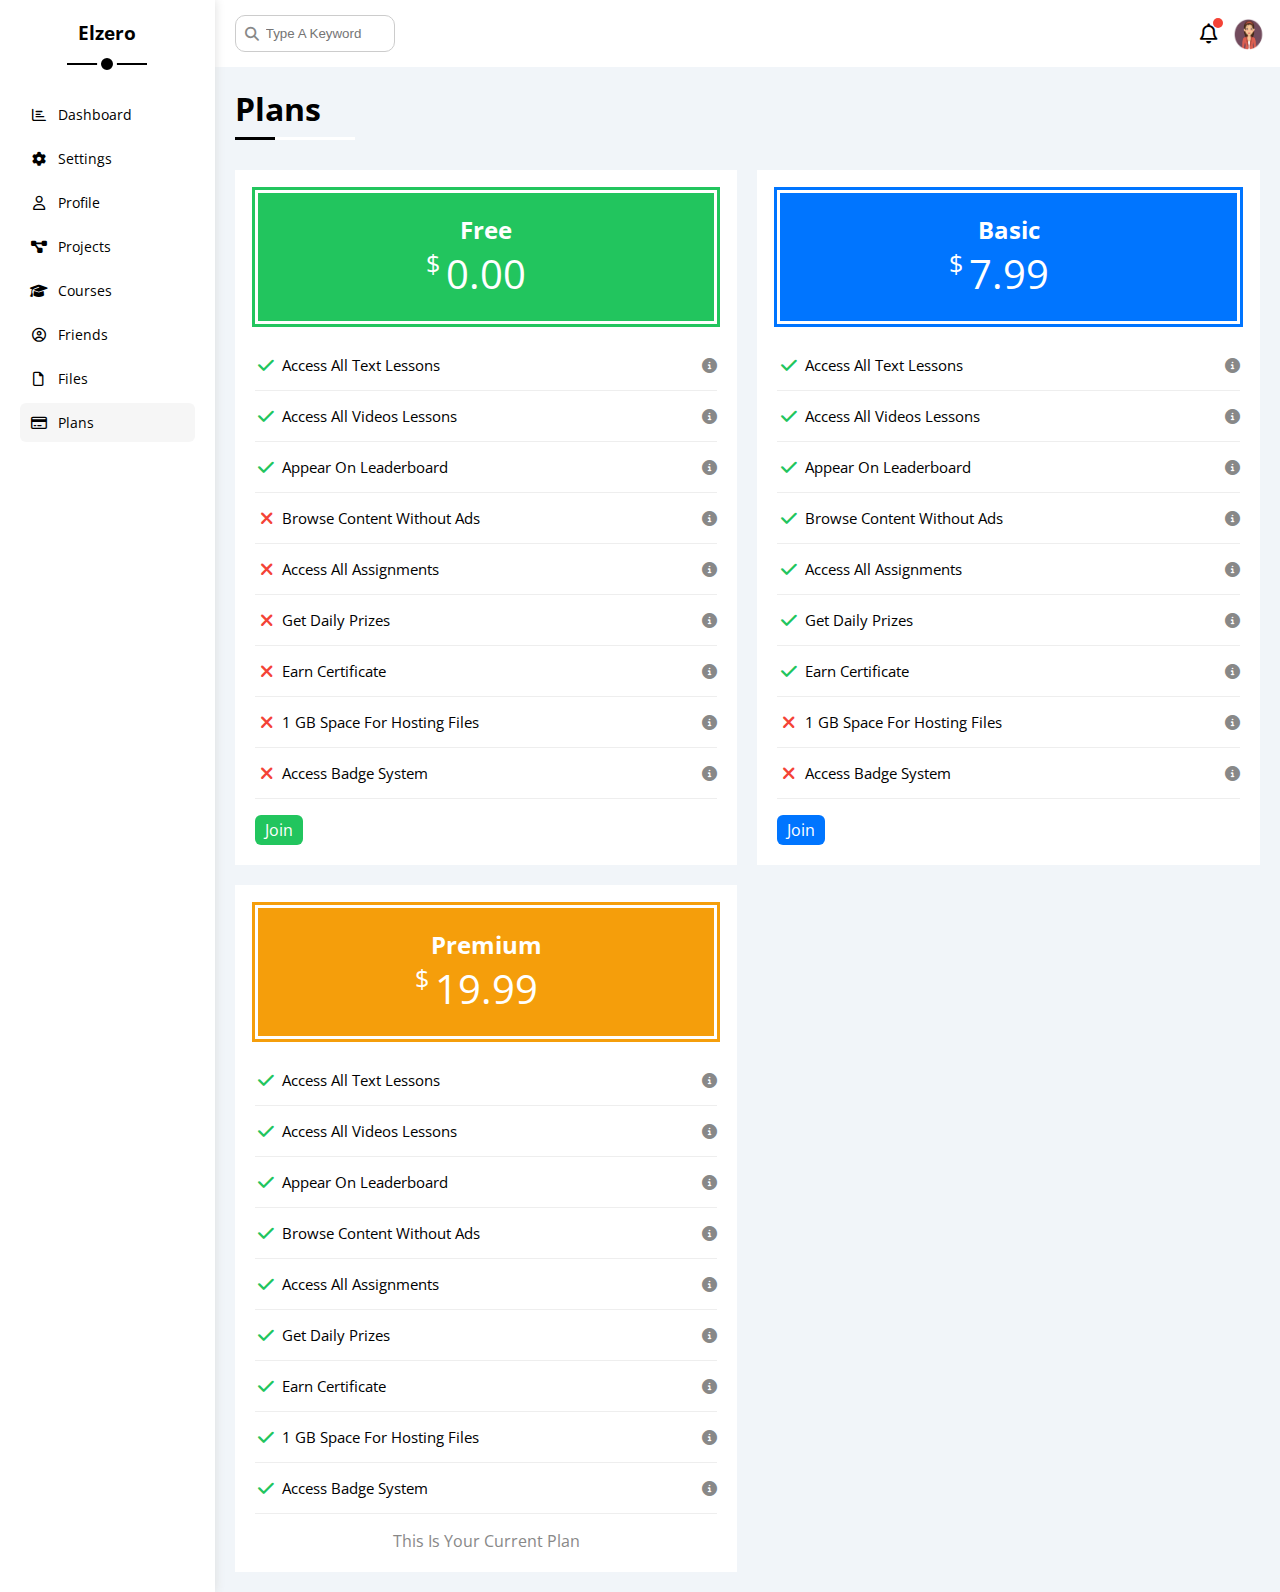
<file: plans.html>
<!DOCTYPE html>
<html lang="en">
  <head>
    <meta charset="UTF-8" />
    <meta http-equiv="X-UA-Compatible" content="IE=edge" />
    <meta name="viewport" content="width=device-width, initial-scale=1.0" />
    <title>Plans</title>
    <link rel="stylesheet" href="css/all.min.css" />
    <link rel="stylesheet" href="css/framework.css" />
    <link rel="stylesheet" href="css/master.css" />
    <link rel="preconnect" href="https://fonts.googleapis.com" />
    <link rel="preconnect" href="https://fonts.gstatic.com" crossorigin />
    <link href="https://fonts.googleapis.com/css2?family=Open+Sans:wght@300;500&display=swap" rel="stylesheet" />
  </head>
  <body>
    <div class="page d-flex">
      <div class="sidebar bg-white p-20 p-relative">
        <h3 class="p-relative txt-c mt-0">Elzero</h3>
        <ul>
          <li>
            <a class="d-flex align-center fs-14 c-black rad-6 p-10" href="index 4.html">
              <i class="fa-regular fa-chart-bar fa-fw"></i>
              <span>Dashboard</span>
            </a>
          </li>
          <li>
            <a class="d-flex align-center fs-14 c-black rad-6 p-10" href="settings.html">
              <i class="fa-solid fa-gear fa-fw"></i>
              <span>Settings</span>
            </a>
          </li>
          <li>
            <a class="d-flex align-center fs-14 c-black rad-6 p-10" href="profile.html">
              <i class="fa-regular fa-user fa-fw"></i>
              <span>Profile</span>
            </a>
          </li>
          <li>
            <a class="d-flex align-center fs-14 c-black rad-6 p-10" href="projects.html">
              <i class="fa-solid fa-diagram-project fa-fw"></i>
              <span>Projects</span>
            </a>
          </li>
          <li>
            <a class="d-flex align-center fs-14 c-black rad-6 p-10" href="courses.html">
              <i class="fa-solid fa-graduation-cap fa-fw"></i>
              <span>Courses</span>
            </a>
          </li>
          <li>
            <a class="d-flex align-center fs-14 c-black rad-6 p-10" href="friends.html">
              <i class="fa-regular fa-circle-user fa-fw"></i>
              <span>Friends</span>
            </a>
          </li>
          <li>
            <a class="d-flex align-center fs-14 c-black rad-6 p-10" href="files.html">
              <i class="fa-regular fa-file fa-fw"></i>
              <span>Files</span>
            </a>
          </li>
          <li>
            <a class="active d-flex align-center fs-14 c-black rad-6 p-10" href="plans.html">
              <i class="fa-regular fa-credit-card fa-fw"></i>
              <span>Plans</span>
            </a>
          </li>
        </ul>
      </div>
      <div class="content w-full">
        <!-- Start Head -->
        <div class="head bg-white p-15 between-flex">
          <div class="search p-relative">
            <input class="p-10" type="search" placeholder="Type A Keyword" />
          </div>
          <div class="icons d-flex align-center">
            <span class="notification p-relative">
              <i class="fa-regular fa-bell fa-lg"></i>
            </span>
            <img src="imgs/avatar1.jpg" alt="" />
          </div>
        </div>
        <!-- End Head -->
        <h1 class="p-relative">Plans</h1>
        <div class="plans-page d-grid m-20 gap-20">
          <div class="plan green bg-white p-20">
            <div class="top bg-green txt-c p-20">
              <h2 class="m-0 c-white">Free</h2>
              <div class="price c-white"><span>$</span>0.00</div>
            </div>
            <ul>
              <li>
                <i class="fa-solid fa-check fa-fw yes"></i>
                <span>Access All Text Lessons</span>
                <i class="fa-solid fa-circle-info help"></i>
              </li>
              <li>
                <i class="fa-solid fa-check fa-fw yes"></i>
                <span>Access All Videos Lessons</span>
                <i class="fa-solid fa-circle-info help"></i>
              </li>
              <li>
                <i class="fa-solid fa-check fa-fw yes"></i>
                <span>Appear On Leaderboard</span>
                <i class="fa-solid fa-circle-info help"></i>
              </li>
              <li>
                <i class="fa-solid fa-xmark fa-fw"></i>
                <span>Browse Content Without Ads</span>
                <i class="fa-solid fa-circle-info help"></i>
              </li>
              <li>
                <i class="fa-solid fa-xmark fa-fw"></i>
                <span>Access All Assignments</span>
                <i class="fa-solid fa-circle-info help"></i>
              </li>
              <li>
                <i class="fa-solid fa-xmark fa-fw"></i>
                <span>Get Daily Prizes</span>
                <i class="fa-solid fa-circle-info help"></i>
              </li>
              <li>
                <i class="fa-solid fa-xmark fa-fw"></i>
                <span>Earn Certificate</span>
                <i class="fa-solid fa-circle-info help"></i>
              </li>
              <li>
                <i class="fa-solid fa-xmark fa-fw"></i>
                <span>1 GB Space For Hosting Files</span>
                <i class="fa-solid fa-circle-info help"></i>
              </li>
              <li>
                <i class="fa-solid fa-xmark fa-fw"></i>
                <span>Access Badge System</span>
                <i class="fa-solid fa-circle-info help"></i>
              </li>
            </ul>
            <a href="#" class="btn-shape bg-green c-white d-block w-fit">Join</a>
          </div>
          <!-- Start Plan -->
          <div class="plan blue bg-white p-20">
            <div class="top bg-blue txt-c p-20">
              <h2 class="m-0 c-white">Basic</h2>
              <div class="price c-white"><span>$</span>7.99</div>
            </div>
            <ul class="list-none p-0">
              <li>
                <i class="fa-solid fa-check fa-fw yes"></i>
                <span>Access All Text Lessons</span>
                <i class="fa-solid fa-circle-info help"></i>
              </li>
              <li>
                <i class="fa-solid fa-check fa-fw yes"></i>
                <span>Access All Videos Lessons</span>
                <i class="fa-solid fa-circle-info help"></i>
              </li>
              <li>
                <i class="fa-solid fa-check fa-fw yes"></i>
                <span>Appear On Leaderboard</span>
                <i class="fa-solid fa-circle-info help"></i>
              </li>
              <li>
                <i class="fa-solid fa-check fa-fw yes"></i>
                <span>Browse Content Without Ads</span>
                <i class="fa-solid fa-circle-info help"></i>
              </li>
              <li>
                <i class="fa-solid fa-check fa-fw yes"></i>
                <span>Access All Assignments</span>
                <i class="fa-solid fa-circle-info help"></i>
              </li>
              <li>
                <i class="fa-solid fa-check fa-fw yes"></i>
                <span>Get Daily Prizes</span>
                <i class="fa-solid fa-circle-info help"></i>
              </li>
              <li>
                <i class="fa-solid fa-check fa-fw yes"></i>
                <span>Earn Certificate</span>
                <i class="fa-solid fa-circle-info help"></i>
              </li>
              <li>
                <i class="fa-solid fa-xmark fa-fw"></i>
                <span>1 GB Space For Hosting Files</span>
                <i class="fa-solid fa-circle-info help"></i>
              </li>
              <li>
                <i class="fa-solid fa-xmark fa-fw"></i>
                <span>Access Badge System</span>
                <i class="fa-solid fa-circle-info help"></i>
              </li>
            </ul>
            <a href="#" class="btn-shape bg-blue c-white d-block w-fit">Join</a>
          </div>
          <!-- End Plan -->
          <!-- Start Plan -->
          <div class="plan orange bg-white p-20">
            <div class="top bg-orange txt-c p-20">
              <h2 class="m-0 c-white">Premium</h2>
              <div class="price c-white"><span>$</span>19.99</div>
            </div>
            <ul class="list-none p-0">
              <li>
                <i class="fa-solid fa-check fa-fw yes"></i>
                <span>Access All Text Lessons</span>
                <i class="fa-solid fa-circle-info help"></i>
              </li>
              <li>
                <i class="fa-solid fa-check fa-fw yes"></i>
                <span>Access All Videos Lessons</span>
                <i class="fa-solid fa-circle-info help"></i>
              </li>
              <li>
                <i class="fa-solid fa-check fa-fw yes"></i>
                <span>Appear On Leaderboard</span>
                <i class="fa-solid fa-circle-info help"></i>
              </li>
              <li>
                <i class="fa-solid fa-check fa-fw yes"></i>
                <span>Browse Content Without Ads</span>
                <i class="fa-solid fa-circle-info help"></i>
              </li>
              <li>
                <i class="fa-solid fa-check fa-fw yes"></i>
                <span>Access All Assignments</span>
                <i class="fa-solid fa-circle-info help"></i>
              </li>
              <li>
                <i class="fa-solid fa-check fa-fw yes"></i>
                <span>Get Daily Prizes</span>
                <i class="fa-solid fa-circle-info help"></i>
              </li>
              <li>
                <i class="fa-solid fa-check fa-fw yes"></i>
                <span>Earn Certificate</span>
                <i class="fa-solid fa-circle-info help"></i>
              </li>
              <li>
                <i class="fa-solid fa-check fa-fw yes"></i>
                <span>1 GB Space For Hosting Files</span>
                <i class="fa-solid fa-circle-info help"></i>
              </li>
              <li>
                <i class="fa-solid fa-check fa-fw yes"></i>
                <span>Access Badge System</span>
                <i class="fa-solid fa-circle-info help"></i>
              </li>
            </ul>
            <p class="c-grey m-0 txt-c">This Is Your Current Plan</p>
          </div>
          <!-- End Plan -->
        </div>
      </div>
    </div>
  </body>
</html>
</file>
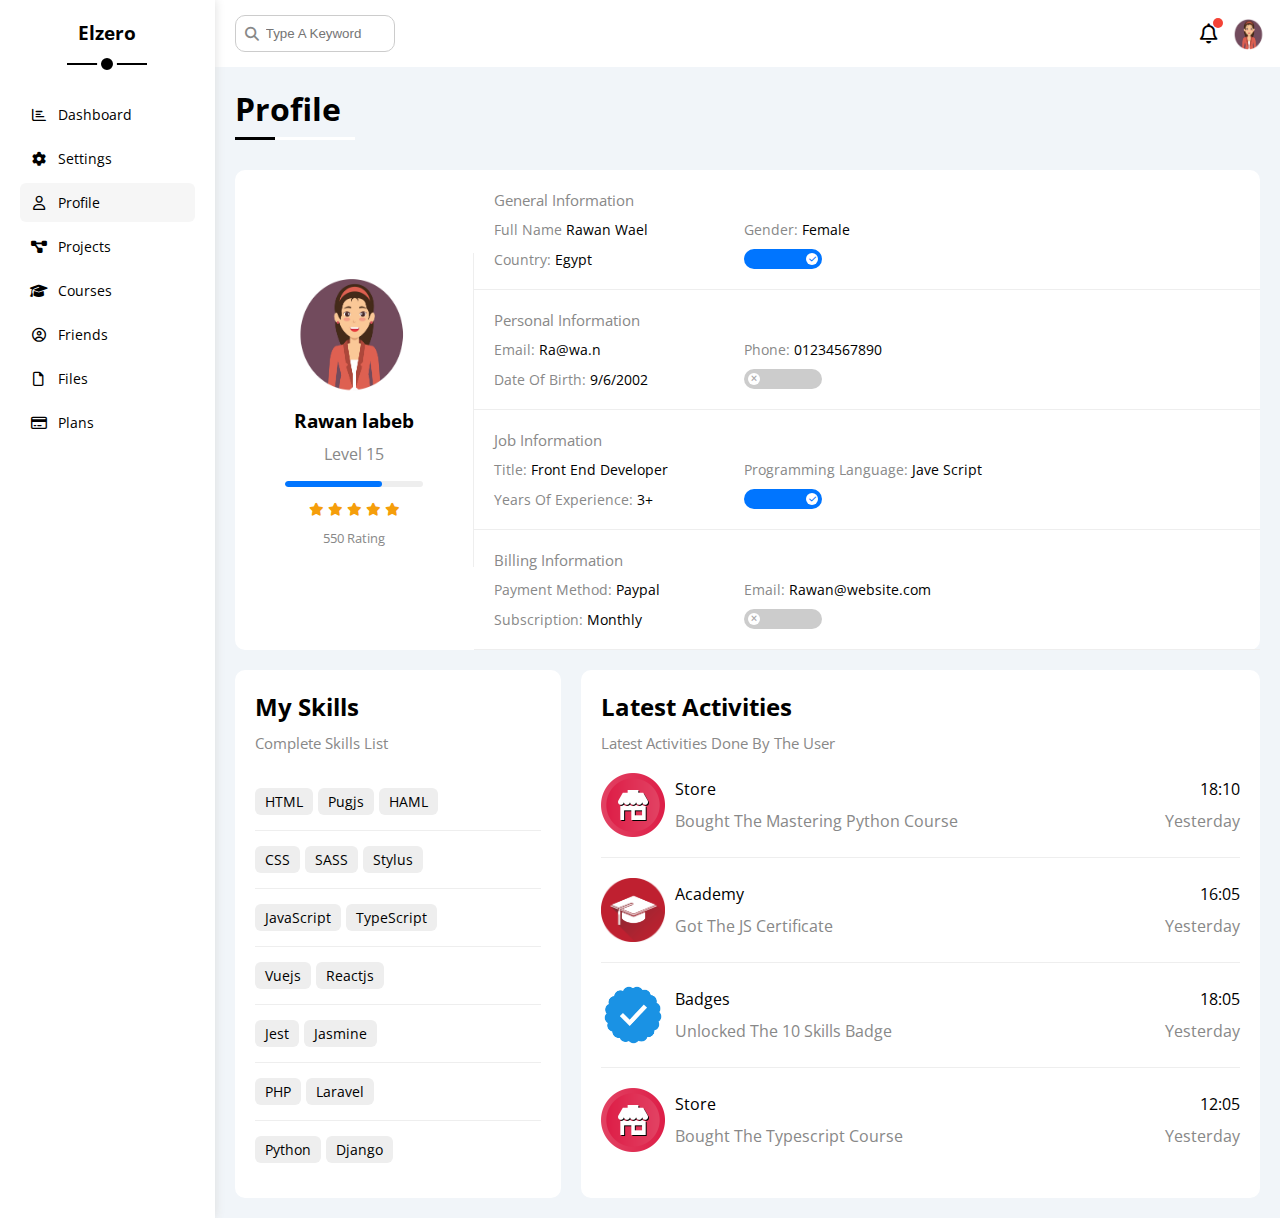
<file: profile.html>
<!DOCTYPE html>
<html lang="en">
  <head>
    <meta charset="UTF-8" />
    <meta http-equiv="X-UA-Compatible" content="IE=edge" />
    <meta name="viewport" content="width=device-width, initial-scale=1.0" />
    <title>Profile</title>
    <link rel="stylesheet" href="css/all.min.css" />
    <link rel="stylesheet" href="css/framework.css" />
    <link rel="stylesheet" href="css/master.css" />
    <link rel="preconnect" href="https://fonts.googleapis.com" />
    <link rel="preconnect" href="https://fonts.gstatic.com" crossorigin />
    <link href="https://fonts.googleapis.com/css2?family=Open+Sans:wght@300;500&display=swap" rel="stylesheet" />
  </head>
  <body>
    <div class="page d-flex">
      <div class="sidebar bg-white p-20 p-relative">
        <h3 class="p-relative txt-c mt-0">Elzero</h3>
        <ul>
          <li>
            <a class="d-flex align-center fs-14 c-black rad-6 p-10" href="index 4.html">
              <i class="fa-regular fa-chart-bar fa-fw"></i>
              <span>Dashboard</span>
            </a>
          </li>
          <li>
            <a class="d-flex align-center fs-14 c-black rad-6 p-10" href="settings.html">
              <i class="fa-solid fa-gear fa-fw"></i>
              <span>Settings</span>
            </a>
          </li>
          <li>
            <a class="active d-flex align-center fs-14 c-black rad-6 p-10" href="profile.html">
              <i class="fa-regular fa-user fa-fw"></i>
              <span>Profile</span>
            </a>
          </li>
          <li>
            <a class="d-flex align-center fs-14 c-black rad-6 p-10" href="projects.html">
              <i class="fa-solid fa-diagram-project fa-fw"></i>
              <span>Projects</span>
            </a>
          </li>
          <li>
            <a class="d-flex align-center fs-14 c-black rad-6 p-10" href="courses.html">
              <i class="fa-solid fa-graduation-cap fa-fw"></i>
              <span>Courses</span>
            </a>
          </li>
          <li>
            <a class="d-flex align-center fs-14 c-black rad-6 p-10" href="friends.html">
              <i class="fa-regular fa-circle-user fa-fw"></i>
              <span>Friends</span>
            </a>
          </li>
          <li>
            <a class="d-flex align-center fs-14 c-black rad-6 p-10" href="files.html">
              <i class="fa-regular fa-file fa-fw"></i>
              <span>Files</span>
            </a>
          </li>
          <li>
            <a class="d-flex align-center fs-14 c-black rad-6 p-10" href="plans.html">
              <i class="fa-regular fa-credit-card fa-fw"></i>
              <span>Plans</span>
            </a>
          </li>
        </ul>
      </div>
      <div class="content w-full">
        <!-- Start Head -->
        <div class="head bg-white p-15 between-flex">
          <div class="search p-relative">
            <input class="p-10" type="search" placeholder="Type A Keyword" />
          </div>
          <div class="icons d-flex align-center">
            <span class="notification p-relative">
              <i class="fa-regular fa-bell fa-lg"></i>
            </span>
            <img src="imgs/avatar1.jpg" alt="" />
          </div>
        </div>
        <!-- End Head -->
        <h1 class="p-relative">Profile</h1>
        <div class="profile-page m-20">
          <!-- Start Overview -->
          <div class="overview bg-white rad-10 d-flex align-center">
            <div class="avatar-box txt-c p-20">
              <img class="rad-half mb-10" src="imgs/avatar1.jpg" alt="" />
              <h3 class="m-0">Rawan labeb</h3>
              <p class="c-grey mt-10">Level 15</p>
              <div class="level rad-6 bg-eee p-relative">
                <span style="width: 70%"></span>
              </div>
              <div class="rating mt-10 mb-10">
                <i class="fa-solid fa-star c-orange fs-13"></i>
                <i class="fa-solid fa-star c-orange fs-13"></i>
                <i class="fa-solid fa-star c-orange fs-13"></i>
                <i class="fa-solid fa-star c-orange fs-13"></i>
                <i class="fa-solid fa-star c-orange fs-13"></i>
              </div>
              <p class="c-grey m-0 fs-13">550 Rating</p>
            </div>
            <div class="info-box w-full txt-c-mobile">
              <!-- Start Information Row -->
              <div class="box p-20 d-flex align-center">
                <h4 class="c-grey fs-15 m-0 w-full">General Information</h4>
                <div class="fs-14">
                  <span class="c-grey">Full Name</span>
                  <span>Rawan Wael</span>
                </div>
                <div class="fs-14">
                  <span class="c-grey">Gender:</span>
                  <span>Female</span>
                </div>
                <div class="fs-14">
                  <span class="c-grey">Country:</span>
                  <span>Egypt</span>
                </div>
                <div class="fs-14">
                  <label>
                    <input class="toggle-checkbox" type="checkbox" checked />
                    <div class="toggle-switch"></div>
                  </label>
                </div>
              </div>
              <!-- End Information Row -->
              <!-- Start Information Row -->
              <div class="box p-20 d-flex align-center">
                <h4 class="c-grey w-full fs-15 m-0">Personal Information</h4>
                <div class="fs-14">
                  <span class="c-grey">Email:</span>
                  <span>Ra@wa.n</span>
                </div>
                <div class="fs-14">
                  <span class="c-grey">Phone:</span>
                  <span>01234567890</span>
                </div>
                <div class="fs-14">
                  <span class="c-grey">Date Of Birth:</span>
                  <span>9/6/2002</span>
                </div>
                <div class="fs-14">
                  <label>
                    <input class="toggle-checkbox" type="checkbox" />
                    <div class="toggle-switch"></div>
                  </label>
                </div>
              </div>
              <!-- End Information Row -->
              <!-- Start Information Row -->
              <div class="box p-20 d-flex align-center">
                <h4 class="c-grey w-full fs-15 m-0">Job Information</h4>
                <div class="fs-14">
                  <span class="c-grey">Title:</span>
                  <span>Front End Developer</span>
                </div>
                <div class="fs-14">
                  <span class="c-grey">Programming Language:</span>
                  <span>Jave Script</span>
                </div>
                <div class="fs-14">
                  <span class="c-grey">Years Of Experience:</span>
                  <span>3+</span>
                </div>
                <div class="fs-14">
                  <label>
                    <input class="toggle-checkbox" type="checkbox" checked />
                    <div class="toggle-switch"></div>
                  </label>
                </div>
              </div>
              <!-- End Information Row -->
              <!-- Start Information Row -->
              <div class="box p-20 d-flex align-center">
                <h4 class="c-grey w-full fs-15 m-0">Billing Information</h4>
                <div class="fs-14">
                  <span class="c-grey">Payment Method:</span>
                  <span>Paypal</span>
                </div>
                <div class="fs-14">
                  <span class="c-grey">Email:</span>
                  <span>Rawan@website.com</span>
                </div>
                <div class="fs-14">
                  <span class="c-grey">Subscription:</span>
                  <span>Monthly</span>
                </div>
                <div class="fs-14">
                  <label>
                    <input class="toggle-checkbox" type="checkbox" />
                    <div class="toggle-switch"></div>
                  </label>
                </div>
              </div>
              <!-- End Information Row -->
            </div>
          </div>
          <!-- End Overview -->
          <!-- Start Other Data -->
          <div class="other-data d-flex gap-20">
            <div class="skills-card p-20 bg-white rad-10 mt-20">
              <h2 class="mt-0 mb-10">My Skills</h2>
              <p class="mt-0 mb-20 c-grey fs-15">Complete Skills List</p>
              <ul class="m-0 txt-c-mobile">
                <li><span>HTML</span><span>Pugjs</span><span>HAML</span></li>
                <li><span>CSS</span><span>SASS</span><span>Stylus</span></li>
                <li><span>JavaScript</span><span>TypeScript</span></li>
                <li><span>Vuejs</span><span>Reactjs</span></li>
                <li><span>Jest</span><span>Jasmine</span></li>
                <li><span>PHP</span><span>Laravel</span></li>
                <li><span>Python</span><span>Django</span></li>
              </ul>
            </div>
            <div class="activities p-20 bg-white rad-10 mt-20">
              <h2 class="mt-0 mb-10">Latest Activities</h2>
              <p class="mt-0 mb-20 c-grey fs-15">Latest Activities Done By The User</p>
              <div class="activity d-flex align-center txt-c-mobile">
                <img src="imgs/activity-01.png" alt="" />
                <div class="info">
                  <span class="d-block mb-10">Store</span>
                  <span class="c-grey">Bought The Mastering Python Course</span>
                </div>
                <div class="date">
                  <span class="d-block mb-10">18:10</span>
                  <span class="c-grey">Yesterday</span>
                </div>
              </div>
              <div class="activity d-flex align-center txt-c-mobile">
                <img src="imgs/activity-02.png" alt="" />
                <div class="info">
                  <span class="d-block mb-10">Academy</span>
                  <span class="c-grey">Got The JS Certificate</span>
                </div>
                <div class="date">
                  <span class="d-block mb-10">16:05</span>
                  <span class="c-grey">Yesterday</span>
                </div>
              </div>
              <div class="activity d-flex align-center txt-c-mobile">
                <img src="imgs/activity-03.png" alt="" />
                <div class="info">
                  <span class="d-block mb-10">Badges</span>
                  <span class="c-grey">Unlocked The 10 Skills Badge</span>
                </div>
                <div class="date">
                  <span class="d-block mb-10">18:05</span>
                  <span class="c-grey">Yesterday</span>
                </div>
              </div>
              <div class="activity d-flex align-center txt-c-mobile">
                <img src="imgs/activity-01.png" alt="" />
                <div class="info">
                  <span class="d-block mb-10">Store</span>
                  <span class="c-grey">Bought The Typescript Course</span>
                </div>
                <div class="date">
                  <span class="d-block mb-10">12:05</span>
                  <span class="c-grey">Yesterday</span>
                </div>
              </div>
            </div>
          </div>
          <!-- End Other Data -->
        </div>
      </div>
    </div>
  </body>
</html>
</file>
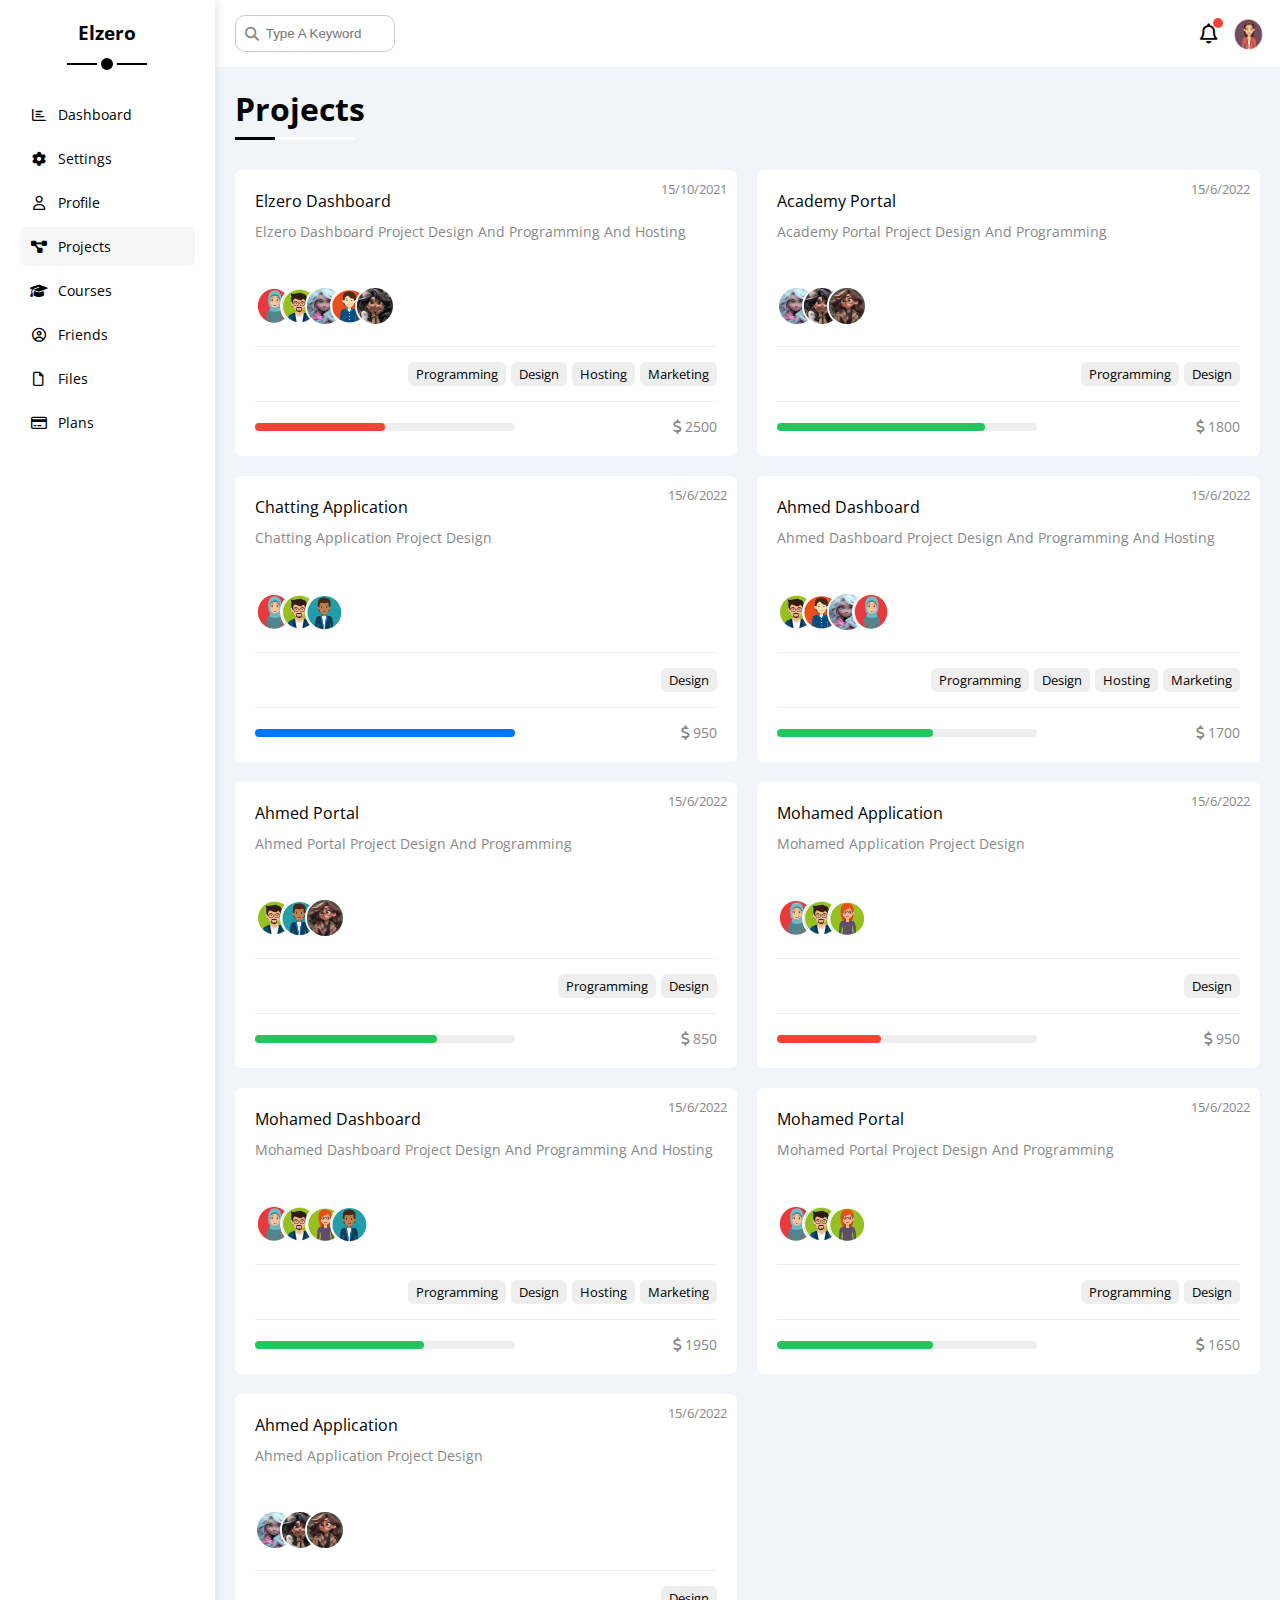
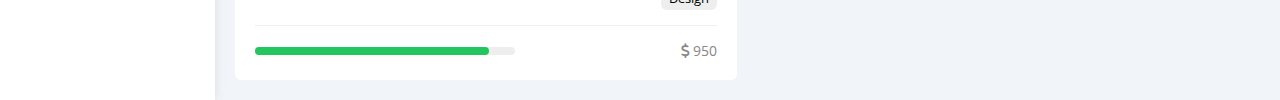
<file: projects.html>
<!DOCTYPE html>
<html lang="en">
  <head>
    <meta charset="UTF-8" />
    <meta http-equiv="X-UA-Compatible" content="IE=edge" />
    <meta name="viewport" content="width=device-width, initial-scale=1.0" />
    <title>Projects</title>
    <link rel="stylesheet" href="css/all.min.css" />
    <link rel="stylesheet" href="css/framework.css" />
    <link rel="stylesheet" href="css/master.css" />
    <link rel="preconnect" href="https://fonts.googleapis.com" />
    <link rel="preconnect" href="https://fonts.gstatic.com" crossorigin />
    <link href="https://fonts.googleapis.com/css2?family=Open+Sans:wght@300;500&display=swap" rel="stylesheet" />
  </head>
  <body>
    <div class="page d-flex">
      <div class="sidebar bg-white p-20 p-relative">
        <h3 class="p-relative txt-c mt-0">Elzero</h3>
        <ul>
          <li>
            <a class="d-flex align-center fs-14 c-black rad-6 p-10" href="index 4.html">
              <i class="fa-regular fa-chart-bar fa-fw"></i>
              <span>Dashboard</span>
            </a>
          </li>
          <li>
            <a class="d-flex align-center fs-14 c-black rad-6 p-10" href="settings.html">
              <i class="fa-solid fa-gear fa-fw"></i>
              <span>Settings</span>
            </a>
          </li>
          <li>
            <a class="d-flex align-center fs-14 c-black rad-6 p-10" href="profile.html">
              <i class="fa-regular fa-user fa-fw"></i>
              <span>Profile</span>
            </a>
          </li>
          <li>
            <a class="active d-flex align-center fs-14 c-black rad-6 p-10" href="projects.html">
              <i class="fa-solid fa-diagram-project fa-fw"></i>
              <span>Projects</span>
            </a>
          </li>
          <li>
            <a class="d-flex align-center fs-14 c-black rad-6 p-10" href="courses.html">
              <i class="fa-solid fa-graduation-cap fa-fw"></i>
              <span>Courses</span>
            </a>
          </li>
          <li>
            <a class="d-flex align-center fs-14 c-black rad-6 p-10" href="friends.html">
              <i class="fa-regular fa-circle-user fa-fw"></i>
              <span>Friends</span>
            </a>
          </li>
          <li>
            <a class="d-flex align-center fs-14 c-black rad-6 p-10" href="files.html">
              <i class="fa-regular fa-file fa-fw"></i>
              <span>Files</span>
            </a>
          </li>
          <li>
            <a class="d-flex align-center fs-14 c-black rad-6 p-10" href="plans.html">
              <i class="fa-regular fa-credit-card fa-fw"></i>
              <span>Plans</span>
            </a>
          </li>
        </ul>
      </div>
      <div class="content w-full">
        <!-- Start Head -->
        <div class="head bg-white p-15 between-flex">
          <div class="search p-relative">
            <input class="p-10" type="search" placeholder="Type A Keyword" />
          </div>
          <div class="icons d-flex align-center">
            <span class="notification p-relative">
              <i class="fa-regular fa-bell fa-lg"></i>
            </span>
            <img src="imgs/avatar1.jpg" alt="" />
          </div>
        </div>
        <!-- End Head -->
        <h1 class="p-relative">Projects</h1>
        <div class="projects-page d-grid m-20 gap-20">
          <div class="project bg-white p-20 rad-6 p-relative">
            <span class="date fs-13 c-grey">15/10/2021</span>
            <h4 class="m-0">Elzero Dashboard</h4>
            <p class="c-grey mt-10 mb-10 fs-14">Elzero Dashboard Project Design And Programming And Hosting</p>
            <div class="team">
              <a href="#"><img src="imgs/team-01.jpg" alt="" /></a>
              <a href="#"><img src="imgs/team-02.jpg" alt="" /></a>
              <a href="#"><img src="imgs/team-06.png" alt="" /></a>
              <a href="#"><img src="imgs/team-05.jpg" alt="" /></a>
              <a href="#"><img src="imgs/team-07.jpeg" alt="" /></a>
            </div>
            <div class="do d-flex">
              <span class="fs-13 rad-6 bg-eee">Programming</span>
              <span class="fs-13 rad-6 bg-eee">Design</span>
              <span class="fs-13 rad-6 bg-eee">Hosting</span>
              <span class="fs-13 rad-6 bg-eee">Marketing</span>
            </div>
            <div class="info between-flex">
              <div class="prog bg-eee">
                <span class="bg-red" style="width: 50%"></span>
              </div>
              <div class="fs-14 c-grey">
                <i class="fa-solid fa-dollar-sign"></i>
                2500
              </div>
            </div>
          </div>
          <div class="project bg-white p-20 rad-6 p-relative">
            <span class="date fs-13 c-grey">15/6/2022</span>
            <h4 class="m-0">Academy Portal</h4>
            <p class="c-grey mt-10 mb-10 fs-14">Academy Portal Project Design And Programming</p>
            <div class="team">
              <a href="#"><img src="imgs/team-06.png" alt="" /></a>
              <a href="#"><img src="imgs/team-07.jpeg" alt="" /></a>
              <a href="#"><img src="imgs/team-08.jpeg" alt="" /></a>
            </div>
            <div class="do d-flex">
              <span class="fs-13 rad-6 bg-eee">Programming</span>
              <span class="fs-13 rad-6 bg-eee">Design</span>
            </div>
            <div class="info between-flex">
              <div class="prog bg-eee">
                <span class="bg-green" style="width: 80%"></span>
              </div>
              <div class="fs-14 c-grey">
                <i class="fa-solid fa-dollar-sign"></i>
                1800
              </div>
            </div>
          </div>
          <div class="project bg-white p-20 rad-6 p-relative">
            <span class="date fs-13 c-grey">15/6/2022</span>
            <h4 class="m-0">Chatting Application</h4>
            <p class="c-grey mt-10 mb-10 fs-14">Chatting Application Project Design</p>
            <div class="team">
              <a href="#"><img src="imgs/team-01.jpg" alt="" /></a>
              <a href="#"><img src="imgs/team-02.jpg" alt="" /></a>
              <a href="#"><img src="imgs/team-04.jpg" alt="" /></a>
            </div>
            <div class="do d-flex">
              <span class="fs-13 rad-6 bg-eee">Design</span>
            </div>
            <div class="info between-flex">
              <div class="prog bg-eee">
                <span class="bg-blue" style="width: 100%"></span>
              </div>
              <div class="fs-14 c-grey">
                <i class="fa-solid fa-dollar-sign"></i>
                950
              </div>
            </div>
          </div>
          <div class="project bg-white p-20 rad-6 p-relative">
            <span class="date fs-13 c-grey">15/6/2022</span>
            <h4 class="m-0">Ahmed Dashboard</h4>
            <p class="c-grey mt-10 mb-10 fs-14">Ahmed Dashboard Project Design And Programming And Hosting</p>
            <div class="team">
              <a href="#"><img src="imgs/team-02.jpg" alt="" /></a>
              <a href="#"><img src="imgs/team-05.jpg" alt="" /></a>
              <a href="#"><img src="imgs/team-06.png" alt="" /></a>
              <a href="#"><img src="imgs/team-01.jpg" alt="" /></a>
            </div>
            <div class="do d-flex">
              <span class="fs-13 rad-6 bg-eee">Programming</span>
              <span class="fs-13 rad-6 bg-eee">Design</span>
              <span class="fs-13 rad-6 bg-eee">Hosting</span>
              <span class="fs-13 rad-6 bg-eee">Marketing</span>
            </div>
            <div class="info between-flex">
              <div class="prog bg-eee">
                <span class="bg-green" style="width: 60%"></span>
              </div>
              <div class="fs-14 c-grey">
                <i class="fa-solid fa-dollar-sign"></i>
                1700
              </div>
            </div>
          </div>
          <div class="project bg-white p-20 rad-6 p-relative">
            <span class="date fs-13 c-grey">15/6/2022</span>
            <h4 class="m-0">Ahmed Portal</h4>
            <p class="c-grey mt-10 mb-10 fs-14">Ahmed Portal Project Design And Programming</p>
            <div class="team">
              <a href="#"><img src="imgs/team-02.jpg" alt="" /></a>
              <a href="#"><img src="imgs/team-04.jpg" alt="" /></a>
              <a href="#"><img src="imgs/team-08.jpeg" alt="" /></a>
            </div>
            <div class="do d-flex">
              <span class="fs-13 rad-6 bg-eee">Programming</span>
              <span class="fs-13 rad-6 bg-eee">Design</span>
            </div>
            <div class="info between-flex">
              <div class="prog bg-eee">
                <span class="bg-green" style="width: 70%"></span>
              </div>
              <div class="fs-14 c-grey">
                <i class="fa-solid fa-dollar-sign"></i>
                850
              </div>
            </div>
          </div>
          <div class="project bg-white p-20 rad-6 p-relative">
            <span class="date fs-13 c-grey">15/6/2022</span>
            <h4 class="m-0">Mohamed Application</h4>
            <p class="c-grey mt-10 mb-10 fs-14">Mohamed Application Project Design</p>
            <div class="team">
              <a href="#"><img src="imgs/team-01.jpg" alt="" /></a>
              <a href="#"><img src="imgs/team-02.jpg" alt="" /></a>
              <a href="#"><img src="imgs/team-03.jpg" alt="" /></a>
            </div>
            <div class="do d-flex">
              <span class="fs-13 rad-6 bg-eee">Design</span>
            </div>
            <div class="info between-flex">
              <div class="prog bg-eee">
                <span class="bg-red" style="width: 40%"></span>
              </div>
              <div class="fs-14 c-grey">
                <i class="fa-solid fa-dollar-sign"></i>
                950
              </div>
            </div>
          </div>
          <div class="project bg-white p-20 rad-6 p-relative">
            <span class="date fs-13 c-grey">15/6/2022</span>
            <h4 class="m-0">Mohamed Dashboard</h4>
            <p class="c-grey mt-10 mb-10 fs-14">Mohamed Dashboard Project Design And Programming And Hosting</p>
            <div class="team">
              <a href="#"><img src="imgs/team-01.jpg" alt="" /></a>
              <a href="#"><img src="imgs/team-02.jpg" alt="" /></a>
              <a href="#"><img src="imgs/team-03.jpg" alt="" /></a>
              <a href="#"><img src="imgs/team-04.jpg" alt="" /></a>
            </div>
            <div class="do d-flex">
              <span class="fs-13 rad-6 bg-eee">Programming</span>
              <span class="fs-13 rad-6 bg-eee">Design</span>
              <span class="fs-13 rad-6 bg-eee">Hosting</span>
              <span class="fs-13 rad-6 bg-eee">Marketing</span>
            </div>
            <div class="info between-flex">
              <div class="prog bg-eee">
                <span class="bg-green" style="width: 65%"></span>
              </div>
              <div class="fs-14 c-grey">
                <i class="fa-solid fa-dollar-sign"></i>
                1950
              </div>
            </div>
          </div>
          <div class="project bg-white p-20 rad-6 p-relative">
            <span class="date fs-13 c-grey">15/6/2022</span>
            <h4 class="m-0">Mohamed Portal</h4>
            <p class="c-grey mt-10 mb-10 fs-14">Mohamed Portal Project Design And Programming</p>
            <div class="team">
              <a href="#"><img src="imgs/team-01.jpg" alt="" /></a>
              <a href="#"><img src="imgs/team-02.jpg" alt="" /></a>
              <a href="#"><img src="imgs/team-03.jpg" alt="" /></a>
            </div>
            <div class="do d-flex">
              <span class="fs-13 rad-6 bg-eee">Programming</span>
              <span class="fs-13 rad-6 bg-eee">Design</span>
            </div>
            <div class="info between-flex">
              <div class="prog bg-eee">
                <span class="bg-green" style="width: 60%"></span>
              </div>
              <div class="fs-14 c-grey">
                <i class="fa-solid fa-dollar-sign"></i>
                1650
              </div>
            </div>
          </div>
          <div class="project bg-white p-20 rad-6 p-relative">
            <span class="date fs-13 c-grey">15/6/2022</span>
            <h4 class="m-0">Ahmed Application</h4>
            <p class="c-grey mt-10 mb-10 fs-14">Ahmed Application Project Design</p>
            <div class="team">
              <a href="#"><img src="imgs/team-06.png" alt="" /></a>
              <a href="#"><img src="imgs/team-07.jpeg" alt="" /></a>
              <a href="#"><img src="imgs/team-08.jpeg" alt="" /></a>
            </div>
            <div class="do d-flex">
              <span class="fs-13 rad-6 bg-eee">Design</span>
            </div>
            <div class="info between-flex">
              <div class="prog bg-eee">
                <span class="bg-green" style="width: 90%"></span>
              </div>
              <div class="fs-14 c-grey">
                <i class="fa-solid fa-dollar-sign"></i>
                950
              </div>
            </div>
          </div>
        </div>
      </div>
    </div>
  </body>
</html>
</file>
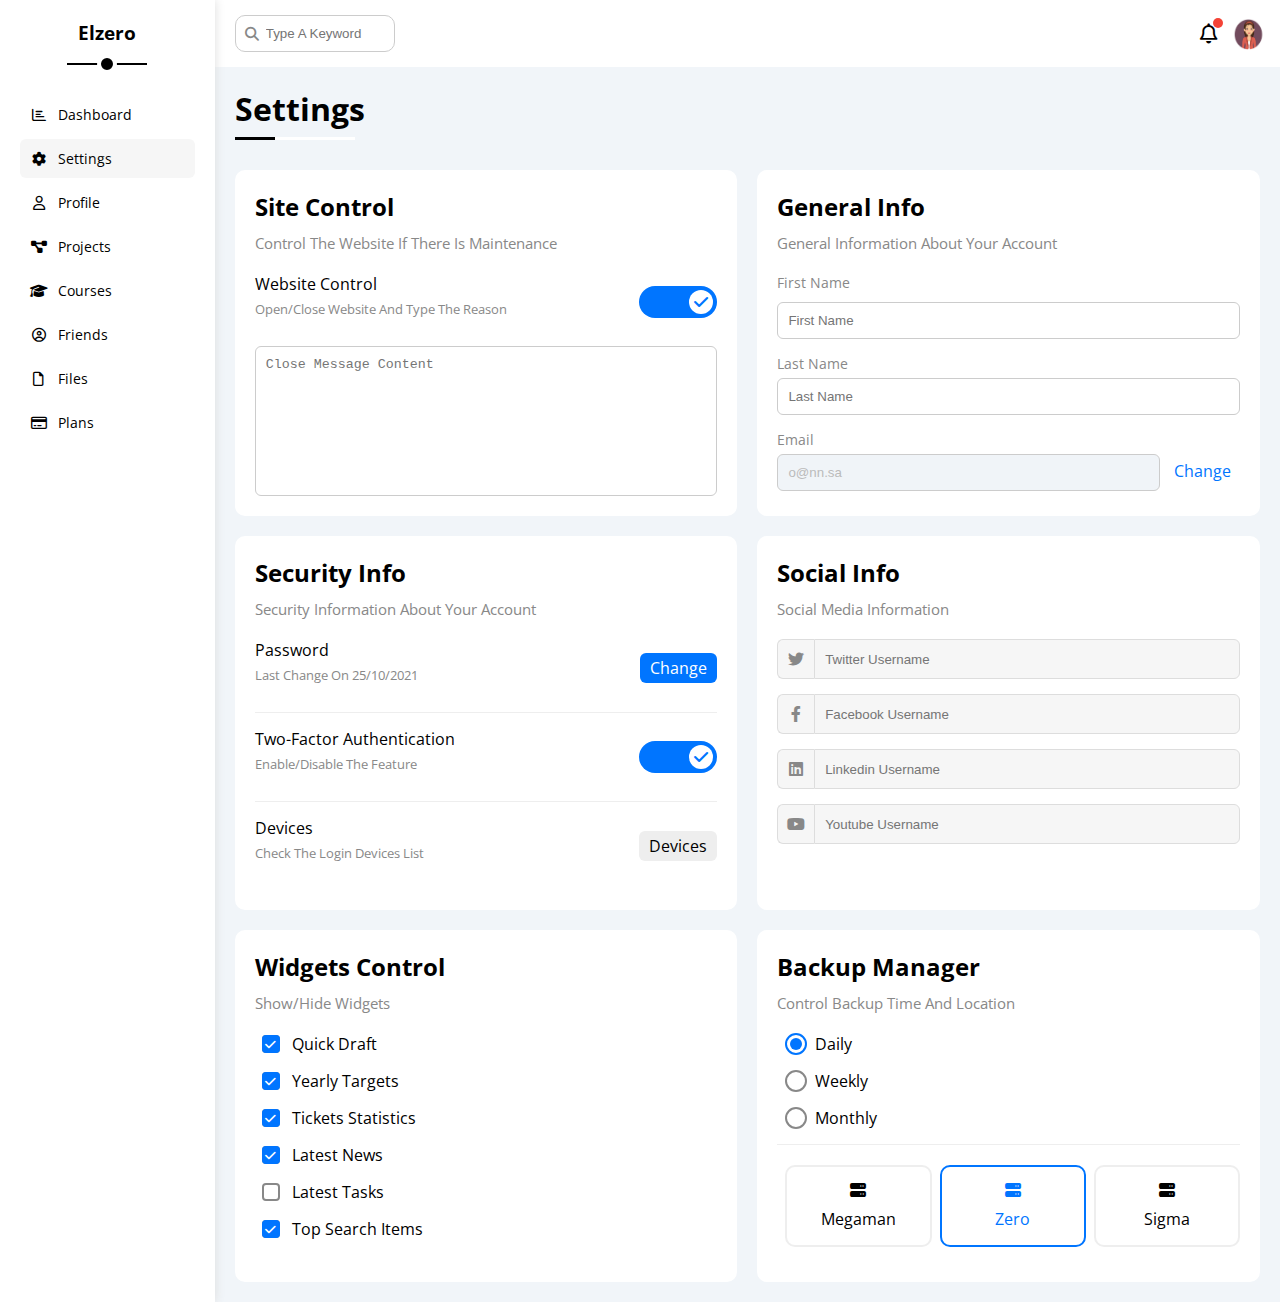
<file: settings.html>
<!DOCTYPE html>
<html lang="en">
  <head>
    <meta charset="UTF-8" />
    <meta http-equiv="X-UA-Compatible" content="IE=edge" />
    <meta name="viewport" content="width=device-width, initial-scale=1.0" />
    <title>Settings</title>
    <link rel="stylesheet" href="css/all.min.css" />
    <link rel="stylesheet" href="css/framework.css" />
    <link rel="stylesheet" href="css/master.css" />
    <link rel="preconnect" href="https://fonts.googleapis.com" />
    <link rel="preconnect" href="https://fonts.gstatic.com" crossorigin />
    <link href="https://fonts.googleapis.com/css2?family=Open+Sans:wght@300;500&display=swap" rel="stylesheet" />
  </head>
  <body>
    <div class="page d-flex">
      <div class="sidebar bg-white p-20 p-relative">
        <h3 class="p-relative txt-c mt-0">Elzero</h3>
        <ul>
          <li>
            <a class="d-flex align-center fs-14 c-black rad-6 p-10" href="index 4.html">
              <i class="fa-regular fa-chart-bar fa-fw"></i>
              <span>Dashboard</span>
            </a>
          </li>
          <li>
            <a class="active d-flex align-center fs-14 c-black rad-6 p-10" href="settings.html">
              <i class="fa-solid fa-gear fa-fw"></i>
              <span>Settings</span>
            </a>
          </li>
          <li>
            <a class="d-flex align-center fs-14 c-black rad-6 p-10" href="profile.html">
              <i class="fa-regular fa-user fa-fw"></i>
              <span>Profile</span>
            </a>
          </li>
          <li>
            <a class="d-flex align-center fs-14 c-black rad-6 p-10" href="projects.html">
              <i class="fa-solid fa-diagram-project fa-fw"></i>
              <span>Projects</span>
            </a>
          </li>
          <li>
            <a class="d-flex align-center fs-14 c-black rad-6 p-10" href="courses.html">
              <i class="fa-solid fa-graduation-cap fa-fw"></i>
              <span>Courses</span>
            </a>
          </li>
          <li>
            <a class="d-flex align-center fs-14 c-black rad-6 p-10" href="friends.html">
              <i class="fa-regular fa-circle-user fa-fw"></i>
              <span>Friends</span>
            </a>
          </li>
          <li>
            <a class="d-flex align-center fs-14 c-black rad-6 p-10" href="files.html">
              <i class="fa-regular fa-file fa-fw"></i>
              <span>Files</span>
            </a>
          </li>
          <li>
            <a class="d-flex align-center fs-14 c-black rad-6 p-10" href="plans.html">
              <i class="fa-regular fa-credit-card fa-fw"></i>
              <span>Plans</span>
            </a>
          </li>
        </ul>
      </div>
      <div class="content w-full">
        <!-- Start Head -->
        <div class="head bg-white p-15 between-flex">
          <div class="search p-relative">
            <input class="p-10" type="search" placeholder="Type A Keyword" />
          </div>
          <div class="icons d-flex align-center">
            <span class="notification p-relative">
              <i class="fa-regular fa-bell fa-lg"></i>
            </span>
            <img src="imgs/avatar1.jpg" alt="" />
          </div>
        </div>
        <!-- End Head -->
        <h1 class="p-relative">Settings</h1>
        <div class="settings-page m-20 d-grid gap-20">
          <!-- Start Settings Box -->
          <div class="p-20 bg-white rad-10">
            <h2 class="mt-0 mb-10">Site Control</h2>
            <p class="mt-0 mb-20 c-grey fs-15">Control The Website If There Is Maintenance</p>
            <div class="mb-15 between-flex">
              <div>
                <span>Website Control</span>
                <p class="c-grey mt-5 mb-0 fs-13">Open/Close Website And Type The Reason</p>
              </div>
              <div>
                <label>
                  <input class="toggle-checkbox" type="checkbox" checked />
                  <div class="toggle-switch"></div>
                </label>
              </div>
            </div>
            <textarea class="close-message p-10 rad-6 d-block w-full" placeholder="Close Message Content"></textarea>
          </div>
          <!-- End Settings Box -->
          <!-- Start Settings Box -->
          <div class="p-20 bg-white rad-10">
            <h2 class="mt-0 mb-10">General Info</h2>
            <p class="mt-0 mb-20 c-grey fs-15">General Information About Your Account</p>
            <div class="mb-15">
              <label class="fs-14 c-grey d-block mb-10" for="first">First Name</label>
              <input
                class="b-none border-ccc p-10 rad-6 d-block w-full"
                type="text"
                id="first"
                placeholder="First Name"
              />
            </div>
            <div class="mb-15">
              <label class="fs-14 c-grey d-block mb-5" for="last">Last Name</label>
              <input
                class="b-none border-ccc p-10 rad-6 d-block w-full"
                id="last"
                type="text"
                placeholder="Last Name"
              />
            </div>
            <div>
              <label class="fs-14 c-grey d-block mb-5" for="email">Email</label>
              <input
                class="email b-none border-ccc p-10 rad-6 w-full mr-10"
                id="email"
                type="email"
                value="o@nn.sa"
                disabled
              />
              <a class="c-blue" href="#">Change</a>
            </div>
          </div>
          <!-- End Settings Box -->
          <!-- Start Settings Box -->
          <div class="p-20 bg-white rad-10">
            <h2 class="mt-0 mb-10">Security Info</h2>
            <p class="mt-0 mb-20 c-grey fs-15">Security Information About Your Account</p>
            <div class="sec-box mb-15 between-flex">
              <div>
                <span>Password</span>
                <p class="c-grey mt-5 mb-0 fs-13">Last Change On 25/10/2021</p>
              </div>
              <a class="button bg-blue c-white btn-shape" href="#">Change</a>
            </div>
            <div class="sec-box mb-15 between-flex">
              <div>
                <span>Two-Factor Authentication</span>
                <p class="c-grey mt-5 mb-0 fs-13">Enable/Disable The Feature</p>
              </div>
              <label>
                <input class="toggle-checkbox" type="checkbox" checked />
                <div class="toggle-switch"></div>
              </label>
            </div>
            <div class="sec-box between-flex">
              <div>
                <span>Devices</span>
                <p class="c-grey mt-5 mb-0 fs-13">Check The Login Devices List</p>
              </div>
              <a class="bg-eee c-black btn-shape" href="#">Devices</a>
            </div>
          </div>
          <!-- End Settings Box -->
          <!-- Start Settings Box -->
          <div class="social-boxes p-20 bg-white rad-10">
            <h2 class="mt-0 mb-10">Social Info</h2>
            <p class="mt-0 mb-20 c-grey fs-15">Social Media Information</p>
            <div class="d-flex align-center mb-15">
              <i class="fa-brands fa-twitter center-flex c-grey"></i>
              <input class="w-full" type="text" placeholder="Twitter Username" />
            </div>
            <div class="d-flex align-center mb-15">
              <i class="fa-brands fa-facebook-f center-flex c-grey"></i>
              <input class="w-full" type="text" placeholder="Facebook Username" />
            </div>
            <div class="d-flex align-center mb-15">
              <i class="fa-brands fa-linkedin center-flex c-grey"></i>
              <input class="w-full" type="text" placeholder="Linkedin Username" />
            </div>
            <div class="d-flex align-center">
              <i class="fa-brands fa-youtube center-flex c-grey"></i>
              <input class="w-full" type="text" placeholder="Youtube Username" />
            </div>
          </div>
          <!-- End Settings Box -->
          <!-- Start Settings Box -->
          <div class="widgets-control p-20 bg-white rad-10">
            <h2 class="mt-0 mb-10">Widgets Control</h2>
            <p class="mt-0 mb-20 c-grey fs-15">Show/Hide Widgets</p>
            <div class="control d-flex align-center mb-15">
              <input type="checkbox" id="one" checked />
              <label for="one">Quick Draft</label>
            </div>
            <div class="control d-flex align-center mb-15">
              <input type="checkbox" id="two" checked />
              <label for="two">Yearly Targets</label>
            </div>
            <div class="control d-flex align-center mb-15">
              <input type="checkbox" id="three" checked />
              <label for="three">Tickets Statistics</label>
            </div>
            <div class="control d-flex align-center mb-15">
              <input type="checkbox" id="four" checked />
              <label for="four">Latest News</label>
            </div>
            <div class="control d-flex align-center mb-15">
              <input type="checkbox" id="five" />
              <label for="five">Latest Tasks</label>
            </div>
            <div class="control d-flex align-center mb-15">
              <input type="checkbox" id="six" checked />
              <label for="six">Top Search Items</label>
            </div>
          </div>
          <!-- End Settings Box -->
          <!-- Start Settings Box -->
          <div class="backup-control p-20 bg-white rad-10">
            <h2 class="mt-0 mb-10">Backup Manager</h2>
            <p class="mt-0 mb-20 c-grey fs-15">Control Backup Time And Location</p>
            <div class="date d-flex align-center mb-15">
              <input type="radio" name="time" id="daily" checked />
              <label for="daily">Daily</label>
            </div>
            <div class="date d-flex align-center mb-15">
              <input type="radio" name="time" id="weekly" />
              <label for="weekly">Weekly</label>
            </div>
            <div class="date d-flex align-center mb-15">
              <input type="radio" name="time" id="monthly" />
              <label for="monthly">Monthly</label>
            </div>
            <div class="servers d-flex align-center txt-c">
              <input type="radio" name="servers" id="server-one" />
              <div class="server mb-15 rad-10 w-full">
                <label class="d-block m-15" for="server-one">
                  <i class="fa-solid fa-server d-block mb-10"></i>
                  Megaman
                </label>
              </div>
              <input type="radio" name="servers" id="server-two" checked />
              <div class="server mb-15 rad-10 w-full">
                <label class="d-block m-15" for="server-two">
                  <i class="fa-solid fa-server d-block mb-10"></i>
                  Zero
                </label>
              </div>
              <input type="radio" name="servers" id="server-three" />
              <div class="server mb-15 rad-10 w-full">
                <label class="d-block m-15" for="server-three">
                  <i class="fa-solid fa-server d-block mb-10"></i>
                  Sigma
                </label>
              </div>
            </div>
          </div>
          <!-- End Settings Box -->
        </div>
      </div>
    </div>
  </body>
</html>
</file>
<file: css/leon.css>
/* Start Variables */
:root {
    --main-color: #573175;
    --secondary-color: #54157c;
    --section-padding: 60px;
    --section-background: #f6f6f6;
    --main-duration: 0.5s;
  }
  /* End Variables */
  /* Start Global Rules */
  * {
    -webkit-box-sizing: border-box;
    -moz-box-sizing: border-box;
    box-sizing: border-box;
  }
  html {
    scroll-behavior: smooth;
  }
  body {
    font-family: "Work Sans", sans-serif;
  }
  .container {
    padding-left: 15px;
    padding-right: 15px;
    margin-left: auto;
    margin-right: auto;
  }
  /* Small */
  @media (min-width: 768px) {
    .container {
      width: 750px;
    }
  }
  /* Medium */
  @media (min-width: 992px) {
    .container {
      width: 970px;
    }
  }
  /* Large */
  @media (min-width: 1200px) {
    .container {
      width: 1170px;
    }
  }
  /* End Global Rules */
  /* Start Components */
  .special-heading {
    color: #ebeced;
    font-size: 100px;
    text-align: center;
    font-weight: 800;
    letter-spacing: -3px;
    margin: 0;
  }
  .special-heading + p {
    margin: -30px 0 0;
    font-size: 20px;
    text-align: center;
    color: #797979;
  }
  @media (max-width: 767px) {
    .special-heading {
      font-size: 60px;
    }
    .special-heading + p {
      margin-top: -20px;
    }
  }
  /* End Components */
  /* Start Header */
  .header {
    padding: 20px;
  }
  .header .container {
    display: flex;
    justify-content: space-between;
    align-items: center;
  }
  .header .logo {
    width: 60px;
  }
  .header .links {
    position: relative;
  }
  .header .links:hover .icon span:nth-child(2) {
    width: 100%;
  }
  .header .links .icon {
    width: 30px;
    display: flex;
    flex-wrap: wrap;
    justify-content: flex-end;
  }
  .header .links .icon span {
    background-color: #333;
    margin-bottom: 5px;
    height: 2px;
  }
  .header .links .icon span:first-child {
    width: 100%;
  }
  .header .links .icon span:nth-child(2) {
    width: 60%;
    transition: var(--main-duration);
  }
  .header .links .icon span:last-child {
    width: 100%;
  }
  .header .links ul {
    list-style: none;
    margin: 0;
    padding: 0;
    background-color: #f6f6f6;
    position: absolute;
    right: 0;
    min-width: 200px;
    top: calc(100% + 15px);
    display: none;
    z-index: 1;
  }
  .header .links ul::before {
    content: "";
    border-width: 10px;
    border-style: solid;
    border-color: transparent transparent #f6f6f6 transparent;
    position: absolute;
    right: 5px;
    top: -20px;
  }
  .header .links:hover ul {
    display: block;
  }
  .header .links ul li a {
    display: block;
    padding: 15px;
    text-decoration: none;
    color: #333;
    transition: var(--main-duration);
  }
  .header .links ul li a:hover {
    padding-left: 25px;
  }
  .header .links ul li:not(:last-child) a {
    border-bottom: 1px solid #ddd;
  }
  /* End Header */
  /* Start Landing Section */
  .landing {
    background-image: url(../images/landing.jpeg);
    background-size: cover;
    height: calc(100vh - 64px);
    position: relative;
}
  .landing .intro-text {
    position: absolute;
    left: 50%;
    top: 50%;
    text-align: center;
    transform: translate(-50%, -50%);
    width: 320px;
    max-width: 100%;
    color: white;
  }
  .landing .intro-text h1 {
    margin: 0;
    font-weight: bold;
    font-size: 50px;
    color: var(--main-color);
  }
  .landing .intro-text p {
    font-size: 19px;
    line-height: 1.8;
  }
  /* End Landing Section */
  /* Start Features */
  .features {
    padding-top: var(--section-padding);
    padding-bottom: var(--section-padding);
    background-color: var(--section-background);
  }
  .features .container {
    display: grid;
    grid-template-columns: repeat(auto-fill, minmax(300px, 1fr));
    grid-gap: 20px;
  }
  .features .feat {
    padding: 20px;
    text-align: center;
  }
  .features .feat i {
    color: var(--main-color);
  }
  .features .feat h3 {
    font-weight: 800;
    margin: 30px 0;
  }
  .features .feat p {
    line-height: 1.8;
    color: #777;
    font-size: 17px;
  }
  /* End Features */
  /* Start Services  */
  .services {
    padding-top: var(--section-padding);
    padding-bottom: var(--section-padding);
  }
  .services .services-content {
    display: grid;
    grid-template-columns: repeat(auto-fill, minmax(300px, 1fr));
    grid-gap: 30px;
    margin-top: 100px;
  }
  .services .services-content .srv {
    display: flex;
    margin-bottom: 40px;
  }
  @media (max-width: 767px) {
    .services .services-content .srv {
      flex-direction: column;
      text-align: center;
    }
  }
  .services .services-content .srv i {
    color: var(--main-color);
    flex-basis: 60px;
  }
  .services .services-content .srv .text {
    flex: 1;
  }
  .services .services-content .srv .text h3 {
    margin: 0 0 20px;
  }
  .services .services-content .srv .text p {
    color: #444;
    font-weight: 300;
    line-height: 1.6;
  }
  .services .services-content .image {
    text-align: center;
    position: relative;
  }
  .services .services-content .image::before {
    content: "";
    background-color: var(--secondary-color);
    width: 100px;
    height: calc(100% + 100px);
    top: -50px;
    position: absolute;
    right: 0;
    z-index: -1;
  }
  .services .services-content .image img {
    width: 260px;
  }
  @media (max-width: 1199px) {
    .image-column {
      display: none;
    }
  }
  /* Start Services  */
  /* Start Portfolio */
  .portfolio {
    padding-top: var(--section-padding);
    padding-bottom: var(--section-padding);
    background-color: var(--section-background);
  }
  .portfolio .portfolio-content {
    display: grid;
    grid-template-columns: repeat(auto-fill, minmax(300px, 1fr));
    grid-gap: 30px;
    margin-top: 80px;
  }
  .portfolio .portfolio-content .card {
    background-color: white;
  }
  .portfolio .portfolio-content .card img {
    max-width: 100%;
  }
  .portfolio .portfolio-content .card .info {
    padding: 20px;
  }
  .portfolio .portfolio-content .card .info h3 {
    margin: 0;
  }
  .portfolio .portfolio-content .card .info p {
    color: #777;
    line-height: 1.6;
    margin-bottom: 0;
  }
  /* End Portfolio */
  /* Start About */
  .about {
    padding-top: var(--section-padding);
    padding-bottom: calc(var(--section-padding) + 60px);
  }
  .about .about-content {
    margin-top: 100px;
    display: flex;
    flex-wrap: wrap;
    justify-content: space-between;
  }
  @media (max-width: 991px) {
    .about .about-content {
      flex-direction: column;
      text-align: center;
    }
  }
  .about .about-content .image {
    position: relative;
    width: 250px;
    height: 375px;
  }
  @media (max-width: 991px) {
    .about .about-content .image {
      margin: 0 auto 60px;
    }
  }
  .about .about-content .image::before {
    content: "";
    position: absolute;
    background-color: #ebeced;
    width: 100px;
    height: calc(100% + 80px);
    top: -40px;
    left: -20px;
    z-index: -1;
  }
  .about .about-content .image::after {
    top: -40px;
    content: "";
    position: absolute;
    width: 120px;
    height: 300px;
    border-left: 80px solid var(--main-color);
    border-bottom: 80px solid var(--main-color);
    z-index: -1;
    right: -150px;
  }
  @media (max-width: 991px) {
    .about .about-content .image::before,
    .about .about-content .image::after {
      display: none;
    }
  }
  .about .about-content .image img {
    max-width: 100%;
  }
  .about .about-content .text {
    flex-basis: calc(100% - 500px);
  }
  .about .about-content .text p:first-of-type {
    font-weight: bold;
    line-height: 2;
    margin-bottom: 50px;
  }
  .about .about-content .text hr {
    width: 50%;
    display: inline-block;
    border-color: var(--main-color);
  }
  .about .about-content .text p:last-of-type {
    line-height: 2;
    color: #777;
  }
  /* End About */
  /* Start Contact */
  .contact {
    padding-top: var(--section-padding);
    padding-bottom: var(--section-padding);
    background-color: var(--section-background);
  }
  .contact .info {
    padding-top: var(--section-padding);
    padding-bottom: var(--section-padding);
    text-align: center;
  }
  .contact .info .label {
    font-size: 35px;
    font-weight: 800;
    color: var(--secondary-color);
    letter-spacing: -2px;
    margin-bottom: 15px;
  }
  .contact .info .link {
    display: block;
    font-size: 35px;
    font-weight: 800;
    color: var(--main-color);
    text-decoration: none;
  }
  .contact .info .social {
    display: flex;
    justify-content: center;
    margin-top: 20px;
    font-size: 16px;
  }
  .contact .info .social i {
    margin-left: 10px;
    color: var(--secondary-color);
  }
  @media (max-width: 767px) {
    .contact .info .label,
    .contact .info .link {
      font-size: 25px;
    }
  }
  /* End Contact */
  /* Start Footer */
  .footer {
    background-color: var(--secondary-color);
    color: white;
    padding: 30px 10px;
    text-align: center;
    font-size: 18px;
  }
  .footer span {
    font-weight: bold;
    color: var(--main-color);
  }
  /* End Footer */
</file>
<file: css/framework.css>
:root {
  --blue-color: #0075ff;
  --blue-alt-color: #0d69d5;
  --orange-color: #f59e0b;
  --green-color: #22c55e;
  --red-color: #f44336;
  --grey-color: #888;
}
/* Start Box */
.d-flex {
  display: flex;
}
.f-wrap {
  flex-wrap: wrap;
}
.align-center {
  align-items: center;
}
.space-between {
  justify-content: space-between;
}
.d-grid {
  display: grid;
}
.gap-20 {
  gap: 20px;
}
.d-block {
  display: block;
}
@media (max-width: 767px) {
  .block-mobile {
    display: block;
  }
  .hide-mobile {
    display: none;
  }
}
/* End Box */
/* Start Padding + Margin */
.p-10 {
  padding: 10px;
}
.p-15 {
  padding: 15px;
}
.p-20 {
  padding: 20px;
}
.pt-10 {
  padding-top: 10px;
}
.pt-15 {
  padding-top: 15px;
}
.pt-20 {
  padding-top: 20px;
}
.pb-10 {
  padding-bottom: 10px;
}
.pb-15 {
  padding-bottom: 15px;
}
.pb-20 {
  padding-bottom: 20px;
}
.pl-15 {
  padding-left: 15px;
}
.m-0 {
  margin: 0;
}
.m-15 {
  margin: 15px;
}
.m-20 {
  margin: 20px;
}
.mt-0 {
  margin-top: 0;
}
.mt-5 {
  margin-top: 5px;
}
.mt-10 {
  margin-top: 10px;
}
.mt-15 {
  margin-top: 15px;
}
.mt-20 {
  margin-top: 20px;
}
.mt-25 {
  margin-top: 25px;
}
.mr-10 {
  margin-right: 10px;
}
.mr-15 {
  margin-right: 15px;
}
.mb-5 {
  margin-bottom: 5px;
}
.mb-10 {
  margin-bottom: 10px;
}
.mb-15 {
  margin-bottom: 15px;
}
.mb-20 {
  margin-bottom: 20px;
}
.mb-25 {
  margin-bottom: 25px;
}
/* End Padding + Margin */
/* Start Color */
.c-black {
  color: black;
}
.c-white {
  color: white;
}
.c-grey {
  color: var(--grey-color);
}
.c-red {
  color: var(--red-color);
}
.c-green {
  color: var(--green-color);
}
.c-blue {
  color: var(--blue-color);
}
.c-orange {
  color: var(--orange-color);
}
.bg-red {
  background-color: var(--red-color);
}
.bg-green {
  background-color: var(--green-color);
}
.bg-blue {
  background-color: var(--blue-color);
}
.bg-orange {
  background-color: var(--orange-color);
}
.bg-white {
  background-color: white;
}
.bg-eee {
  background-color: #eee;
}
/* End Color */
/* Start Position */
.p-relative {
  position: relative;
}
.p-absolute {
  position: absolute;
}
/* End Position */
/* Start Font */
.txt-c {
  text-align: center;
}
.fs-13 {
  font-size: 13px;
}
.fs-14 {
  font-size: 14px;
}
.fs-15 {
  font-size: 15px;
}
.fs-25 {
  font-size: 25px;
}
.fw-bold {
  font-weight: bold;
}
@media (max-width: 767px) {
  .txt-c-mobile {
    text-align: center;
  }
}
/* End Font */
/* Start Border */
.rad-6 {
  border-radius: 6px;
}
.rad-10 {
  border-radius: 10px;
}
.rad-half {
  border-radius: 50%;
}
.b-none {
  border: none;
}
.border-ccc {
  border: 1px solid #ccc;
}
.border-eee {
  border: 1px solid #eee;
}

/* End Border */
/* Start Width + Height */
.w-full {
  width: 100%;
}
.w-100 {
  width: 100px;
}
.w-fit {
  width: fit-content;
}
.h-full {
  height: 100%;
}
.h-100 {
  height: 100px;
}
/* End Width + Height */
/* Start Components */
.center-flex {
  display: flex;
  align-items: center;
  justify-content: center;
}
.between-flex {
  display: flex;
  align-items: center;
  justify-content: space-between;
}
.btn-shape {
  padding: 4px 10px;
  border-radius: 6px;
}
/* End Components */
</file>
<file: css/master.css>
:root {
  --blue-color: #0075ff;
  --blue-alt-color: #0d69d5;
  --orange-color: #f59e0b;
  --green-color: #22c55e;
  --red-color: #f44336;
  --grey-color: #888;
}
* {
  box-sizing: border-box;
}
body {
  font-family: "Open Sans", sans-serif;
  margin: 0;
}
*:focus {
  outline: none;
}
a {
  text-decoration: none;
}
ul {
  list-style: none;
  padding: 0;
}
::-webkit-scrollbar {
  width: 15px;
}
::-webkit-scrollbar-track {
  background-color: white;
}
::-webkit-scrollbar-thumb {
  background-color: var(--blue-color);
}
::-webkit-scrollbar-thumb:hover {
  background-color: var(--blue-alt-color);
}
.page {
  background-color: #f1f5f9;
  min-height: 100vh;
}
/* Start Sidebar */
.sidebar {
  width: 250px;
  box-shadow: 0 0 10px #ddd;
}
.sidebar > h3 {
  margin-bottom: 50px;
}
.sidebar > h3::before,
.sidebar > h3::after {
  content: "";
  background-color: black;
  transform: translateX(-50%);
  position: absolute;
  left: 50%;
}
.sidebar > h3::before {
  width: 80px;
  height: 2px;
  bottom: -20px;
}
.sidebar > h3::after {
  bottom: -29px;
  width: 12px;
  height: 12px;
  border-radius: 50%;
  border: 4px solid white;
}
.sidebar ul li a {
  transition: 0.3s;
  margin-bottom: 5px;
}
.sidebar ul li a:hover,
.sidebar ul li a.active {
  background-color: #f6f6f6;
}
.sidebar ul li a span {
  font-size: 14px;
  margin-left: 10px;
}
@media (max-width: 767px) {
  .sidebar {
    width: 58px;
    padding: 10px;
  }
  .sidebar > h3 {
    font-size: 13px;
    margin-bottom: 15px;
  }
  .sidebar > h3::before,
  .sidebar > h3::after {
    display: none;
  }
  .sidebar ul li a span {
    display: none;
  }
}
/* End Sidebar */
/* Start Content */
.content {
  overflow: hidden;
}
.head .search::before {
  font-family: var(--fa-style-family-classic);
  content: "\f002";
  font-weight: 900;
  position: absolute;
  left: 15px;
  top: 50%;
  transform: translateY(-50%);
  font-size: 14px;
  color: var(--grey-color);
}
.head .search input {
  border: 1px solid #ccc;
  border-radius: 10px;
  margin-left: 5px;
  padding-left: 30px;
  width: 160px;
  transition: width 0.3s;
}
.head .search input:focus {
  width: 200px;
}
.head .search input:focus::placeholder {
  opacity: 0;
}
.head .icons .notification::before {
  content: "";
  position: absolute;
  width: 10px;
  height: 10px;
  background-color: var(--red-color);
  border-radius: 50%;
  right: -5px;
  top: -5px;
}
.head .icons img {
  width: 32px;
  height: 32px;
  margin-left: 15px;
}
.page h1 {
  margin: 20px 20px 40px;
}
.page h1::before,
.page h1::after {
  content: "";
  height: 3px;
  position: absolute;
  bottom: -10px;
  left: 0;
}
.page h1::before {
  background-color: white;
  width: 120px;
}
.page h1::after {
  background-color: black;
  width: 40px;
}
.wrapper {
  grid-template-columns: repeat(auto-fill, minmax(450px, 1fr));
  margin-left: 20px;
  margin-right: 20px;
  margin-bottom: 20px;
}
@media (max-width: 767px) {
  .wrapper {
    grid-template-columns: minmax(200px, 1fr);
    margin-left: 10px;
    margin-right: 10px;
    gap: 10px;
  }
}
/* End Content */
/* Start Welcome Widget */
.welcome {
  overflow: hidden;
}
.welcome .intro img {
  width: 200px;
  margin-bottom: -10px;
}
.welcome .avatar {
  width: 64px;
  height: 64px;
  border: 2px solid white;
  border-radius: 50%;
  padding: 2px;
  box-shadow: 0 0 5px #ddd;
  margin-left: 20px;
  margin-top: -32px;
}
.welcome .body {
  border-top: 1px solid #eee;
  border-bottom: 1px solid #eee;
}
.welcome .body > div {
  flex: 1;
}
.welcome .visit {
  margin: 0 15px 15px auto;
  transition: 0.3s;
}
.welcome .visit:hover {
  background-color: var(--blue-alt-color);
}
@media (max-width: 767px) {
  .welcome .intro {
    padding-bottom: 30px;
  }
  .welcome .avatar {
    margin-left: 0;
  }
  .welcome .body > div:not(:last-child) {
    margin-bottom: 20px;
  }
}
/* End Welcome Widget */
/* Start Quick Draft Widget */
.quick-draft textarea {
  resize: none;
  min-height: 180px;
}
.quick-draft .save {
  margin-left: auto;
  transition: 0.3s;
  cursor: pointer;
}
.quick-draft .save:hover {
  background-color: var(--blue-alt-color);
}
/* End Quick Draft Widget */
/* Start Targets */
.targets .target-row .icon {
  width: 80px;
  height: 80px;
  margin-right: 15px;
}
.targets .details {
  flex: 1;
}
.targets .details .progress {
  height: 4px;
}
.targets .details .progress > span {
  position: absolute;
  left: 0;
  top: 0;
  height: 100%;
}
.targets .details .progress > span span {
  position: absolute;
  bottom: 16px;
  right: -16px;
  color: white;
  padding: 2px 5px;
  border-radius: 6px;
  font-size: 13px;
}
.targets .details .progress > span span::after {
  content: "";
  border-color: transparent;
  border-width: 5px;
  border-style: solid;
  position: absolute;
  bottom: -10px;
  left: 50%;
  transform: translateX(-50%);
}
.targets .details .progress > .blue span::after {
  border-top-color: var(--blue-color);
}
.targets .details .progress > .orange span::after {
  border-top-color: var(--orange-color);
}
.targets .details .progress > .green span::after {
  border-top-color: var(--green-color);
}
.blue .icon,
.blue .progress {
  background-color: rgb(0 117 255 / 20%);
}
.orange .icon,
.orange .progress {
  background-color: rgb(245 158 11 / 20%);
}
.green .icon,
.green .progress {
  background-color: rgb(34 197 94 / 20%);
}
/* End Targets */
/* Start Tickets */
.tickets .box {
  border: 1px solid #ccc;
  width: calc(50% - 10px);
}
@media (max-width: 767px) {
  .tickets .box {
    width: 100%;
  }
}
/* End Tickets */
/* Start Latest News */
.latest-news .news-row:not(:last-of-type) {
  margin-bottom: 20px;
  padding-bottom: 20px;
  border-bottom: 1px solid #eee;
}
.latest-news .news-row img {
  width: 100px;
  border-radius: 6px;
  margin-right: 15px;
}
.latest-news .info {
  flex-grow: 1;
}
.latest-news .info h3 {
  margin: 0 0 6px;
  font-size: 16px;
}
@media (max-width: 767px) {
  .latest-news .news-row {
    display: block;
  }
  .latest-news .news-row .label {
    margin: 10px auto;
    width: fit-content;
  }
}
/* End Latest News */
/* Start Tasks */
.tasks .task-row:not(:last-of-type) {
  margin-bottom: 15px;
  padding-bottom: 15px;
  border-bottom: 1px solid #eee;
}
.tasks .info {
  flex-grow: 1;
}
.tasks .done {
  opacity: 0.3;
}
.tasks .done h3,
.tasks .done p {
  text-decoration: line-through;
}
.tasks .delete {
  cursor: pointer;
  transition: 0.3s;
}
.tasks .delete:hover {
  color: var(--red-color);
}
/* End Tasks */
/* Start Latest Uploads */
.latest-uploads ul li:not(:last-child) {
  border-bottom: 1px solid #eee;
}
.latest-uploads ul li img {
  width: 40px;
  height: 40px;
}
/* End Latest Uploads */
/* Start Last Project */
.last-project ul::before {
  content: "";
  position: absolute;
  left: 11px;
  width: 2px;
  height: 100%;
  background-color: var(--blue-color);
}
.last-project ul li::before {
  content: "";
  width: 20px;
  height: 20px;
  display: block;
  border-radius: 50%;
  background-color: white;
  border: 2px solid white;
  outline: 2px solid var(--blue-color);
  margin-right: 15px;
  z-index: 1;
}
.last-project ul li.done::before {
  background-color: var(--blue-color);
}
.last-project ul li.current::before {
  animation: change-color 0.8s infinite alternate;
}
.last-project .launch-icon {
  position: absolute;
  width: 160px;
  right: 0;
  bottom: 0;
  opacity: 0.1;
}
/* End Last Project */
/* Start Reminders */
.reminders ul li .key {
  width: 15px;
  height: 15px;
}
.reminders ul li > .blue {
  border-left: 2px solid var(--blue-color);
}
.reminders ul li > .green {
  border-left: 2px solid var(--green-color);
}
.reminders ul li > .orange {
  border-left: 2px solid var(--orange-color);
}
.reminders ul li > .red {
  border-left: 2px solid var(--red-color);
}
/* End Reminders */
/* Start Latest Post */
.latest-post .avatar {
  width: 48px;
  height: 48px;
}
.latest-post .post-content {
  text-transform: capitalize;
  line-height: 1.8;
  border-top: 1px solid #eee;
  border-bottom: 1px solid #eee;
  min-height: 140px;
}
/* End Latest Post */
/* Start Social Media */
.social-media .box {
  padding-left: 70px;
}
.social-media .box i {
  position: absolute;
  left: 0;
  top: 0;
  width: 52px;
  transition: 0.3s;
}
.social-media .box i:hover {
  transform: rotate(5deg);
}
.social-media .twitter {
  background-color: rgb(29 161 242 / 20%);
  color: #1da1f2;
}
.social-media .twitter i,
.social-media .twitter a {
  background-color: #1da1f2;
}
.social-media .facebook {
  background-color: rgb(24 119 242 / 20%);
  color: #1da1f2;
}
.social-media .facebook i,
.social-media .facebook a {
  background-color: #1877f2;
}
.social-media .youtube {
  background-color: rgb(255 0 0 / 20%);
  color: #ff0000;
}
.social-media .youtube i,
.social-media .youtube a {
  background-color: #ff0000;
}
.social-media .linkedin {
  background-color: rgb(0 119 181 / 20%);
  color: #0077b5;
}
.social-media .linkedin i,
.social-media .linkedin a {
  background-color: #0077b5;
}
/* End Social Media */
/* Start Projects Table */
.projects .responsive-table {
  overflow-x: auto;
}
.projects table {
  min-width: 1000px;
  border-spacing: 0;
}
.projects thead td {
  background-color: #eee;
  font-weight: bold;
}
.projects table td {
  padding: 15px;
}
.projects tbody td {
  border-bottom: 1px solid #eee;
  border-left: 1px solid #eee;
  transition: 0.3s;
}
.projects table tbody tr td:last-child {
  border-right: 1px solid #eee;
}
.projects tbody tr:hover td {
  background-color: #faf7f7;
}
.projects table img {
  width: 32px;
  height: 32px;
  border-radius: 50%;
  padding: 2px;
  background-color: white;
}
.projects table img:not(:first-child) {
  margin-left: -20px;
}
.projects table .label {
  font-size: 13px;
}
/* End Projects Table */
/* Start Settings */
.settings-page {
  grid-template-columns: repeat(auto-fill, minmax(500px, 1fr));
}
@media (max-width: 767px) {
  .settings-page {
    grid-template-columns: minmax(100px, 1fr);
    margin-left: 10px;
    margin-right: 10px;
    gap: 10px;
  }
}
.settings-page .close-message {
  border: 1px solid #ccc;
  resize: none;
  min-height: 150px;
}
.settings-page .email {
  display: inline-flex;
  width: calc(100% - 80px);
}
.settings-page .sec-box {
  padding-bottom: 15px;
}
.settings-page .sec-box:not(:last-of-type) {
  border-bottom: 1px solid #eee;
}
.settings-page .sec-box .button {
  transition: 0.3s;
}
.settings-page .sec-box .button:hover {
  background-color: var(--blue-alt-color);
}
.settings-page .social-boxes i {
  width: 40px;
  height: 40px;
  background-color: #f6f6f6;
  border: 1px solid #ddd;
  border-right: none;
  border-radius: 6px 0 0 6px;
  transition: 0.3s;
}
.settings-page .social-boxes input {
  height: 40px;
  background-color: #f6f6f6;
  border: 1px solid #ddd;
  padding-left: 10px;
  border-radius: 0 6px 6px 0;
}
.settings-page .social-boxes > div:focus-within i {
  color: black;
}
.widgets-control .control input[type="checkbox"] {
  -webkit-appearance: none;
  appearance: none;
}
.widgets-control .control label {
  padding-left: 30px;
  cursor: pointer;
  position: relative;
}
.widgets-control .control label::before,
.widgets-control .control label::after {
  position: absolute;
  left: 0;
  top: 50%;
  margin-top: -9px;
  border-radius: 4px;
}
.widgets-control .control label::before {
  content: "";
  width: 14px;
  height: 14px;
  border: 2px solid var(--grey-color);
}
.widgets-control .control label:hover::before {
  border-color: var(--blue-alt-color);
}
.widgets-control .control label::after {
  font-family: var(--fa-style-family-classic);
  content: "\f00c";
  font-weight: 900;
  background-color: var(--blue-color);
  color: white;
  font-size: 12px;
  width: 18px;
  height: 18px;
  display: flex;
  justify-content: center;
  align-items: center;
  transform: scale(0) rotate(360deg);
  transition: 0.3s;
}
.widgets-control .control input[type="checkbox"]:checked + label::after {
  transform: scale(1);
}
.backup-control input[type="radio"] {
  -webkit-appearance: none;
  appearance: none;
}
.backup-control .date label {
  padding-left: 30px;
  cursor: pointer;
  position: relative;
}
.backup-control .date label::before {
  content: "";
  position: absolute;
  top: 50%;
  left: 0;
  margin-top: -11px;
  width: 18px;
  height: 18px;
  border: 2px solid var(--grey-color);
  border-radius: 50%;
}
.backup-control .date label::after {
  content: "";
  position: absolute;
  left: 5px;
  top: 5px;
  width: 12px;
  height: 12px;
  background: var(--blue-color);
  border-radius: 50%;
  transition: 0.3s;
  transform: scale(0);
}
.backup-control .date input[type="radio"]:checked + label::before {
  border-color: var(--blue-color);
}
.backup-control .date input[type="radio"]:checked + label::after {
  transform: scale(1);
}
.backup-control .servers {
  border-top: 1px solid #eee;
  padding-top: 20px;
}
@media (max-width: 767px) {
  .backup-control .servers {
    flex-wrap: wrap;
  }
}
.backup-control .servers .server {
  border: 2px solid #eee;
  position: relative;
}
.backup-control .servers .server label {
  cursor: pointer;
}
.backup-control .servers input[type="radio"]:checked + .server {
  border-color: var(--blue-color);
  color: var(--blue-color);
}
.toggle-checkbox {
  -webkit-appearance: none;
  appearance: none;
  display: none;
}
.toggle-switch {
  background-color: #ccc;
  width: 78px;
  height: 32px;
  border-radius: 16px;
  position: relative;
  transition: 0.3s;
  cursor: pointer;
}
.toggle-switch::before {
  font-family: var(--fa-style-family-classic);
  content: "\f00d";
  font-weight: 900;
  background-color: white;
  width: 24px;
  height: 24px;
  position: absolute;
  border-radius: 50%;
  top: 4px;
  left: 4px;
  display: flex;
  justify-content: center;
  align-items: center;
  color: #aaa;
  transition: 0.3s;
}
.toggle-checkbox:checked + .toggle-switch {
  background-color: var(--blue-color);
}
.toggle-checkbox:checked + .toggle-switch::before {
  content: "\f00c";
  left: 50px;
  color: var(--blue-color);
}
.settings-page :disabled {
  cursor: no-drop;
  background-color: #f0f4f8;
  color: #bbb;
}
/* End Settings */
/* Start Profile Page */
@media (max-width: 767px) {
  .profile-page .overview {
    flex-direction: column;
  }
}
.profile-page .avatar-box {
  width: 300px;
}
@media (min-width: 768px) {
  .profile-page .avatar-box {
    border-right: 1px solid #eee;
  }
}
.profile-page .avatar-box > img {
  width: 120px;
  height: 120px;
}
.profile-page .avatar-box .level {
  height: 6px;
  overflow: hidden;
  margin: auto;
  width: 70%;
}
.profile-page .avatar-box .level span {
  position: absolute;
  left: 0;
  top: 0;
  height: 100%;
  background-color: var(--blue-color);
  border-radius: 6px;
}
.profile-page .info-box .box {
  flex-wrap: wrap;
  border-bottom: 1px solid #eee;
  transition: 0.3s;
}
.profile-page .info-box .box:hover {
  background-color: #f9f9f9;
}
.profile-page .info-box .box > div {
  min-width: 250px;
  padding: 10px 0 0;
}
.profile-page .info-box h4 {
  font-weight: normal;
}
/* Start Training Code */
.profile-page .info-box .toggle-switch {
  height: 20px;
}
@media (max-width: 767px) {
  .profile-page .info-box .toggle-switch {
    margin: auto;
  }
}
.profile-page .info-box .toggle-switch::before {
  width: 12px;
  height: 12px;
  font-size: 8px;
}
.profile-page .info-box .toggle-checkbox:checked + .toggle-switch::before {
  left: 62px;
}
/* End Training Code */
@media (max-width: 767px) {
  .profile-page .other-data {
    flex-direction: column;
  }
}
.profile-page .skills-card {
  flex-grow: 1;
}
.profile-page .skills-card ul li {
  padding: 15px 0;
}
.profile-page .skills-card ul li:not(:last-child) {
  border-bottom: 1px solid #eee;
}
.profile-page .skills-card ul li span {
  display: inline-flex;
  padding: 4px 10px;
  background-color: #eee;
  border-radius: 6px;
  font-size: 14px;
}
.profile-page .skills-card ul li span:not(:last-child) {
  margin-right: 5px;
}
.profile-page .activities {
  flex-grow: 2;
}
.profile-page .activity:not(:last-of-type) {
  border-bottom: 1px solid #eee;
  padding-bottom: 20px;
  margin-bottom: 20px;
}
.profile-page .activity img {
  width: 64px;
  height: 64px;
  margin-right: 10px;
}
@media (min-width: 768px) {
  .profile-page .activity .date {
    margin-left: auto;
    text-align: right;
  }
}
@media (max-width: 767px) {
  .profile-page .activity {
    flex-direction: column;
  }
  .profile-page .activity img {
    margin-right: 0;
    margin-bottom: 15px;
  }
  .profile-page .activity .date {
    margin-top: 15px;
  }
}
/* End Profile Page */
/* Start Projects Page */
.projects-page {
  grid-template-columns: repeat(auto-fill, minmax(500px, 1fr));
}
@media (max-width: 767px) {
  .projects-page {
    grid-template-columns: minmax(200px, 1fr);
    margin-left: 10px;
    margin-right: 10px;
    gap: 10px;
  }
}
.projects-page .project .date {
  position: absolute;
  right: 10px;
  top: 10px;
}
.projects-page .project h4 {
  font-weight: normal;
}
.projects-page .project .team {
  position: relative;
  min-height: 80px;
}
.projects-page .project .team a {
  position: absolute;
  left: 0;
  bottom: 0;
}
.projects-page .project .team a:nth-child(2) {
  left: 25px;
}
.projects-page .project .team a:nth-child(3) {
  left: 50px;
}
.projects-page .project .team a:nth-child(4) {
  left: 75px;
}
.projects-page .project .team a:nth-child(5) {
  left: 100px;
}
.projects-page .project .team a:hover {
  z-index: 1000;
}
.projects-page .project .team img {
  width: 40px;
  height: 40px;
  border-radius: 50%;
  border: 2px solid white;
}
.projects-page .project .do {
  justify-content: flex-end;
  border-top: 1px solid #eee;
  padding-top: 15px;
  margin-top: 15px;
}
@media (max-width: 767px) {
  .projects-page .project .do {
    flex-direction: column;
  }
}
.projects-page .project .do span {
  padding: 3px 8px;
  margin-left: 5px;
  width: fit-content;
}
@media (max-width: 767px) {
  .projects-page .project .do span:not(:last-child) {
    margin-bottom: 15px;
  }
}
.projects-page .project .info {
  border-top: 1px solid #eee;
  margin-top: 15px;
  padding-top: 15px;
}
@media (max-width: 767px) {
  .projects-page .project .info {
    flex-direction: column;
  }
}
.projects-page .project .prog {
  height: 8px;
  width: 260px;
  position: relative;
  border-radius: 6px;
}
@media (max-width: 767px) {
  .projects-page .project .prog {
    margin-bottom: 15px;
  }
}
.projects-page .project .prog span {
  position: absolute;
  left: 0;
  top: 0;
  height: 100%;
  border-radius: 6px;
}
/* End Projects Page */
/* Start Courses Page */
.courses-page {
  grid-template-columns: repeat(auto-fill, minmax(300px, 1fr));
}
@media (max-width: 767px) {
  .courses-page {
    grid-template-columns: minmax(200px, 1fr);
    margin-left: 10px;
    margin-right: 10px;
    gap: 10px;
  }
}
.courses-page .course {
  overflow: hidden;
}
.courses-page .course .cover {
  max-width: 100%;
}
.courses-page .course .instructor {
  position: absolute;
  width: 64px;
  height: 64px;
  border-radius: 50%;
  top: 20px;
  left: 20px;
  border: 2px solid white;
}
.courses-page .course .description {
  line-height: 1.6;
}
.courses-page .course .info {
  border-top: 1px solid #eee;
  font-size: 13px;
}
.courses-page .course .info .title {
  position: absolute;
  top: -13px;
  left: 50%;
  transform: translateX(-50%);
  font-size: 13px;
}
/* End Courses Page */
/* Start Friends Page */
.friends-page {
  grid-template-columns: repeat(auto-fill, minmax(300px, 1fr));
}
@media (max-width: 767px) {
  .friends-page {
    grid-template-columns: minmax(200px, 1fr);
    margin-left: 10px;
    margin-right: 10px;
    gap: 10px;
  }
}
.friends-page .contact {
  position: absolute;
  left: 10px;
  top: 10px;
}
.friends-page .contact i {
  background-color: #eee;
  padding: 10px;
  border-radius: 50%;
  color: #666;
  font-size: 13px;
  cursor: pointer;
  transition: 0.3s;
}
.friends-page .contact i:hover {
  background-color: var(--blue-color);
  color: white;
}
.friends-page .friend .icons {
  border-top: 1px solid #eee;
  border-bottom: 1px solid #eee;
  margin-top: 15px;
  margin-bottom: 15px;
  padding-top: 15px;
  padding-bottom: 15px;
}
.friends-page .friend .icons i {
  margin-right: 5px;
}
.friends-page .friend .icons .vip {
  position: absolute;
  right: 0;
  top: 50%;
  transform: translateY(-50%);
  font-size: 40px;
  opacity: 0.2;
}
/* End Friends Page */
/* Start Files Page */
.files-page {
  flex-direction: row-reverse;
  align-items: flex-start;
}
@media (max-width: 767px) {
  .files-page {
    flex-direction: column;
    align-items: normal;
  }
}
.files-page .files-stats {
  min-width: 260px;
}
.files-page .files-stats .icon {
  width: 40px;
  height: 40px;
  margin-right: 10px;
}
.files-page .files-stats .size {
  margin-left: auto;
}
.files-page .files-stats .blue {
  background-color: rgb(0 117 255 / 20%);
}
.files-page .files-stats .green {
  background-color: rgb(34 197 94 / 20%);
}
.files-page .files-stats .red {
  background-color: rgb(244 67 54 / 20%);
}
.files-page .files-stats .orange {
  background-color: rgb(245 158 11 / 20%);
}
.files-page .files-stats .upload {
  margin: 15px auto 0;
  padding: 10px 15px;
  transition: 0.3s;
}
.files-page .files-stats .upload:hover {
  background-color: var(--blue-alt-color);
}
.files-page .files-stats .upload:hover i {
  animation: go-up 0.8s infinite;
}
.files-page .files-content {
  flex: 1;
  grid-template-columns: repeat(auto-fill, minmax(200px, 1fr));
}
.files-page .files-content img {
  width: 64px;
  height: 64px;
  transition: 0.3s;
}
.files-page .files-content .file:hover img {
  transform: rotate(5deg);
}
.files-page .files-content .info {
  border-top: 1px solid #eee;
}
/* End Files Page */
/* Start Plans Page */
.plans-page {
  grid-template-columns: repeat(auto-fill, minmax(450px, 1fr));
}
@media (max-width: 767px) {
  .plans-page {
    grid-template-columns: minmax(250px, 1fr);
    margin-left: 10px;
    margin-right: 10px;
    gap: 10px;
  }
}
.plans-page .plan .top {
  border: 3px solid white;
  outline: 3px solid transparent;
}
.plans-page .plan.green .top {
  outline-color: var(--green-color);
}
.plans-page .plan.blue .top {
  outline-color: var(--blue-color);
}
.plans-page .plan.orange .top {
  outline-color: var(--orange-color);
}
.plans-page .plan .price {
  position: relative;
  font-size: 40px;
  width: fit-content;
  margin: auto;
}
.plans-page .plan .price span {
  position: absolute;
  left: -20px;
  top: 0;
  font-size: 25px;
}
.plans-page .plan ul li {
  padding: 15px 0;
  display: flex;
  align-items: center;
  font-size: 15px;
  border-bottom: 1px solid #eee;
}
.plans-page .plan ul li .yes {
  color: var(--green-color);
}
.plans-page .plan ul li i:not(.yes, .help) {
  color: var(--red-color);
}
.plans-page .plan ul li i:first-child {
  font-size: 18px;
  margin-right: 5px;
}
.plans-page .plan ul li .help {
  color: var(--grey-color);
  margin-left: auto;
  cursor: pointer;
}
/* End Plans Page */
/* Start Animation */
@keyframes change-color {
  from {
    background-color: var(--blue-color);
  }
  to {
    background-color: white;
  }
}
@keyframes go-up {
  0%,
  100% {
    transform: translateY(0);
  }
  50% {
    transform: translateY(-5px);
  }
}
/* End Animation */
</file>
<file: css/kasper.css>
/* Start Variables */
:root {
    --main-color: #2974a0;
    --transparent-color: rgb(15 116 143 / 70%);
    --section-padding: 100px;
  }
  /* End Variables */
  /* Start Global Rules */
  * {
    -webkit-box-sizing: border-box;
    -moz-box-sizing: border-box;
    box-sizing: border-box;
    padding: 0;
    margin: 0;
  }
  html {
    scroll-behavior: smooth;
  }
  body {
    font-family: "Open Sans", sans-serif;
  }
  ul {
    list-style: none;
  }
  .container {
    padding-left: 15px;
    padding-right: 15px;
    margin-left: auto;
    margin-right: auto;
  }
  /* Small */
  @media (min-width: 768px) {
    .container {
      width: 750px;
    }
  }
  /* Medium */
  @media (min-width: 992px) {
    .container {
      width: 970px;
    }
  }
  /* Large */
  @media (min-width: 1200px) {
    .container {
      width: 1170px;
    }
  }
  /* End Global Rules */
  /* Start Components */
  .main-heading {
    text-align: center;
  }
  .main-heading h2 {
    font-weight: normal;
    font-size: 40px;
    position: relative;
    margin-bottom: 70px;
    text-transform: uppercase;
  }
  .main-heading h2::before {
    content: "";
    position: absolute;
    left: 50%;
    transform: translateX(-50%);
    height: 2px;
    background-color: #333;
    bottom: -30px;
    width: 120px;
  }
  .main-heading h2::after {
    content: "";
    position: absolute;
    left: 50%;
    transform: translateX(-50%);
    width: 14px;
    height: 14px;
    border-radius: 50%;
    border: 2px solid #333;
    bottom: -38px;
    background-color: white;
  }
  .main-heading p {
    width: 550px;
    margin: 0 auto 100px;
    max-width: 100%;
    line-height: 2;
    color: #777;
  }
  /* End Components */
  /* Start Header */
  header {
    position: absolute;
    left: 0;
    width: 100%;
    z-index: 2;
  }
  header .container {
    display: flex;
    justify-content: space-between;
    align-items: center;
    position: relative;
    min-height: 97px;
  }
  header .container::after {
    content: "";
    position: absolute;
    height: 1px;
    background-color: #a2a2a2;
    bottom: 0;
    width: calc(100% - 30px);
    left: 15px;
  }
  header .logo img {
    height: 40px;
  }
  header nav {
    flex: 1;
    display: flex;
    align-items: center;
    justify-content: flex-end;
  }
  header nav .toggle-menu {
    color: white;
    font-size: 22px;
  }
  @media (min-width: 768px) {
    header nav .toggle-menu {
      display: none;
    }
  }
  header nav ul {
    display: flex;
  }
  @media (max-width: 767px) {
    header nav ul {
      display: none;
    }
    header nav .toggle-menu:hover + ul {
      display: flex;
      flex-direction: column;
      position: absolute;
      top: 100%;
      left: 0;
      width: 100%;
      background-color: rgb(0 0 0 / 50%);
    }
    header nav ul li a {
      padding: 15px !important;
    }
  }
  header nav ul li a {
    padding: 40px 10px;
    display: block;
    color: white;
    text-decoration: none;
    font-size: 14px;
    transition: 0.3s;
    position: relative;
    z-index: 2;
  }
  header nav ul li a.active,
  header nav ul li a:hover {
    color: var(--main-color);
    border-bottom: 1px solid var(--main-color);
  }
  header nav .form {
    width: 40px;
    height: 30px;
    position: relative;
    margin-left: 30px;
    border-left: 1px solid white;
  }
  header nav .form i {
    color: white;
    position: absolute;
    font-size: 20px;
    top: 50%;
    transform: translateY(-50%);
    right: 0;
  }
  /* End Header */
  /* Start Landing */
  .landing {
    min-height: 100vh;
    background-color: #1f2021;
    background-image: url("../images/land.jpeg");
    background-size: cover;
    position: relative;
  }
  .landing .overlay {
    position: absolute;
    left: 0;
    top: 0;
    width: 100%;
    height: 100%;
    background-color: rgb(0 0 0 / 60%);
  }
  .landing .text {
    position: absolute;
    left: 0;
    top: 50%;
    transform: translateY(-50%);
    width: 50%;
    padding: 50px;
    background-color: var(--transparent-color);
    color: white;
    display: flex;
    justify-content: flex-end;
  }
  .landing .text .content {
    max-width: 500px;
  }
  @media (max-width: 767px) {
    .landing .text {
      width: 100%;
    }
    .landing .text .content {
      max-width: 100%;
    }
  }
  .landing .text .content h2 {
    font-size: 32px;
    font-weight: normal;
    line-height: 1.5;
    margin-bottom: 20px;
  }
  .landing .text .content p {
    font-size: 14px;
    line-height: 2;
  }
  .landing .change-background {
    position: absolute;
    top: 50%;
    transform: translateY(-50%);
    color: #ddd;
  }
  @media (max-width: 767px) {
    .landing .change-background {
      display: none;
    }
  }
  .landing .fa-angle-left {
    left: 30px;
  }
  .landing .fa-angle-right {
    right: 30px;
  }
  .landing .bullets {
    position: absolute;
    left: 50%;
    transform: translateX(-50%);
    bottom: 30px;
    display: flex;
  }
  .landing .bullets li {
    width: 20px;
    height: 20px;
    border: 1px solid white;
    border-radius: 50%;
    margin-right: 10px;
  }
  .landing .bullets li.active {
    background-color: var(--main-color);
    border-color: var(--main-color);
  }
  /* End Landing */
  /* Start Services */
  .services {
    padding-top: var(--section-padding);
    padding-bottom: var(--section-padding);
  }
  @media (min-width: 768px) {
    .services .services-container {
      display: grid;
      grid-template-columns: repeat(auto-fill, minmax(450px, 1fr));
      grid-column-gap: 40px;
      grid-row-gap: 60px;
    }
  }
  .services .srv-box {
    display: flex;
  }
  .services .srv-box i {
    margin-right: 50px;
    color: #03c7fc;

  }
  @media (max-width: 767px) {
    .services .srv-box {
      display: flex;
      flex-direction: column;
      text-align: center;
      margin-bottom: 40px;
    }
    .services .srv-box i {
      margin: 0 0 30px;
    }
  }
  .services .srv-box h3 {
    margin-bottom: 30px;
    color: var(--main-color);
  }
  .services .srv-box p {
    line-height: 2;
    color: #777;
  }
  /* End Services */
  /* Start Design */
  .design {
    padding-top: var(--section-padding);
    padding-bottom: var(--section-padding);
    height: 600px;
    position: relative;
    background-image: url("../images/design-features.jpg");
    background-size: cover;
    display: flex;
    align-items: center;
    overflow: hidden;
  }
  .design::before {
    content: "";
    position: absolute;
    left: 0;
    top: 0;
    width: 100%;
    height: 100%;
    background-color: rgb(0 0 0 / 60%);
  }
  .design .image,
  .design .text {
    position: relative;
    z-index: 2;
    flex: 1;
  }
  .design .image {
    text-align: center;
  }
  @media (max-width: 767px) {
    .design .image {
      display: none;
    }
  }
  .design .image img {
    position: relative;
    bottom: -150px;
  }
  .design .text {
    color: white;
    padding: 50px;
    background-color: var(--transparent-color);
  }
  .design .text h2 {
    font-weight: normal;
    text-transform: uppercase;
    margin-bottom: 40px;
  }
  .design .text ul li {
    padding: 15px 0;
  }
  .design .text ul li::before {
    font-family: "Font Awesome 5 Free";
    content: "\f108";
    font-weight: 900;
    margin-right: 20px;
    position: relative;
    top: 1px;
  }
  /* End Design */
  /* Start Portfolio */
  .portfolio {
    padding-top: var(--section-padding);
    padding-bottom: var(--section-padding);
  }
  .portfolio .shuffle {
    display: flex;
    justify-content: center;
  }
  .portfolio .shuffle li {
    padding: 10px;
  }
  .portfolio .shuffle li.active {
    background-color: var(--main-color);
    color: white;
  }
  .portfolio .imgs-container {
    display: flex;
    flex-wrap: wrap;
    margin-top: 60px;
  }
  .portfolio .imgs-container .box {
    overflow: hidden;
    position: relative;
  }
  .portfolio .imgs-container .box:hover .caption {
    bottom: 0;
  }
  .portfolio .imgs-container .box:hover img {
    transform: rotate(3deg) scale(1.1);
  }
  @media (min-width: 768px) {
    .portfolio .imgs-container .box {
      flex-basis: 50%;
    }
  }
  @media (min-width: 1199px) {
    .portfolio .imgs-container .box {
      flex-basis: 25%;
    }
  }
  .portfolio .imgs-container .box img {
    max-width: 100%;
    transition: 0.3s;
  }
  .portfolio .imgs-container .box .caption {
    position: absolute;
    left: 0;
    padding: 20px;
    background-color: white;
    width: 100%;
    transition: 0.3s;
    bottom: -100%;
  }
  .portfolio .imgs-container .box .caption h4 {
    font-weight: normal;
    margin-bottom: 10px;
  }
  .portfolio .imgs-container .box .caption p {
    color: var(--main-color);
  }
  .portfolio .more {
    background-color: var(--main-color);
    color: white;
    padding: 15px 20px;
    display: block;
    width: fit-content;
    margin: 30px auto;
    text-decoration: none;
    text-transform: uppercase;
  }
  /* End Portfolio */
  /* Start Video */
  .video {
    position: relative;
  }
  .video::before {
    content: "";
    position: absolute;
    left: 0;
    top: 0;
    width: 100%;
    height: 100%;
    background-color: rgb(0 0 0 / 40%);
  }
  .video video {
    width: 100%;
  }
  .video .text {
    width: 100%;
    position: absolute;
    top: 50%;
    transform: translateY(-50%);
    padding: 50px;
    background-color: var(--transparent-color);
    color: white;
    text-align: center;
  }
  .video .text h2 {
    margin: 0 0 30px;
    text-transform: uppercase;
    font-weight: normal;
  }
  .video .text p {
    margin-bottom: 30px;
  }
  .video .text button {
    background-color: black;
    color: white;
    padding: 10px 20px;
    border: none;
    text-transform: uppercase;
  }
  /* End Video */
  /* Start About */
  .about {
    padding-top: var(--section-padding);
    overflow: hidden;
    text-align: center;
  }
  .about img {
    position: relative;
    bottom: -120px;
    margin-top: -120px;
    max-width: 100%;
  }
  @media (max-width: 767px) {
    .about img {
      bottom: -60px;
      margin-top: -60px;
    }
  }
  /* End About */
  /* Start Stats */
  .stats {
    padding-top: var(--section-padding);
    padding-bottom: var(--section-padding);
    text-align: center;
    background-image: url("../images/stats.png");
    background-size: cover;
    position: relative;
  }
  .stats::before {
    content: "";
    position: absolute;
    left: 0;
    top: 0;
    width: 100%;
    height: 100%;
    background-color: rgb(0 0 0 / 70%);
  }
  .stats .container {
    position: relative;
    display: flex;
    flex-wrap: wrap;
  }
  .stats .container .box {
    color: white;
    padding: 50px;
    background-color: var(--transparent-color);
  }
  @media (max-width: 767px) {
    .stats .container .box {
      flex-basis: 100%;
    }
  }
  @media (min-width: 768px) {
    .stats .container .box {
      flex-basis: 50%;
    }
  }
  @media (min-width: 992px) {
    .stats .container .box {
      flex-basis: 25%;
    }
  }
  .stats .container .box i {
    width: 40px;
    height: 40px;
    display: flex;
    background-color: black;
    justify-content: center;
    align-items: center;
    border-radius: 50%;
    margin: 0 auto 30px;
  }
  .stats .container .box .number {
    font-size: 50px;
    font-weight: bold;
    margin: 0 0 20px;
  }
  .stats .container .box p {
    font-size: 14px;
  }
  /* End Stats */
  /* Start Skills */
  .our-skills {
    padding-top: var(--section-padding);
    padding-bottom: var(--section-padding);
  }
  .our-skills .container {
    display: flex;
    justify-content: space-between;
    flex-wrap: wrap;
  }
  @media (min-width: 992px) {
    .our-skills .container > div {
      flex-basis: 45%;
    }
  }
  .our-skills .container > div > h3 {
    margin: 0 0 30px;
    font-weight: normal;
    text-align: center;
    text-transform: uppercase;
  }
  .our-skills .container > div > p {
    color: #777;
    line-height: 2;
    text-align: center;
    margin-bottom: 60px;
  }
  .our-skills .testimonials .content {
    display: flex;
    align-items: center;
    margin-bottom: 30px;
  }
  .our-skills .testimonials .content img {
    width: 100px;
    border-radius: 50%;
    margin-right: 50px;
  }
  @media (max-width: 767px) {
    .our-skills .testimonials .content {
      flex-direction: column;
      text-align: center;
    }
    .our-skills .testimonials .content img {
      margin: 0 auto 20px;
    }
  }
  .our-skills .testimonials .text {
    line-height: 1.8;
    border-bottom: 1px solid #ccc;
  }
  .our-skills .testimonials .text p {
    color: #777;
    text-align: right;
    font-size: 14px;
    margin-bottom: 10px;
  }
  .our-skills .testimonials .bullets {
    display: flex;
    justify-content: center;
    margin-top: 50px;
    margin-bottom: 50px;
  }
  .our-skills .testimonials .bullets li {
    width: 14px;
    height: 14px;
    border: 1px solid #aaa;
    border-radius: 50%;
    margin-right: 10px;
  }
  .our-skills .testimonials .bullets li.active {
    background-color: var(--main-color);
    border-color: var(--main-color);
  }
  .our-skills .skills .prog-holder {
    margin-bottom: 40px;
  }
  .our-skills .skills .prog-holder h4 {
    margin-bottom: 15px;
    font-weight: normal;
    text-transform: uppercase;
  }
  .our-skills .skills .prog-holder .prog {
    background-color: #dedadc;
    height: 30px;
  }
  .our-skills .skills .prog-holder .prog span {
    display: block;
    background-color: var(--main-color);
    height: 100%;
    position: relative;
  }
  .our-skills .skills .prog-holder .prog span::before {
    content: attr(data-progress);
    position: absolute;
    background-color: black;
    color: white;
    top: -40px;
    right: -18px;
    padding: 4px 0;
    width: 40px;
    text-align: center;
    border-radius: 4px;
  }
  .our-skills .skills .prog-holder .prog span::after {
    content: "";
    position: absolute;
    border-style: solid;
    border-width: 8px;
    border-color: black transparent transparent;
    right: -8px;
    top: -15px;
  }
  /* End Skills */
  /* Start Quote */
  .quote {
    padding-top: var(--section-padding);
    padding-bottom: var(--section-padding);
    background-image: url("../images/quote.png");
    background-size: cover;
    position: relative;
    text-align: center;
    color: white;
  }
  .quote::before {
    content: "";
    position: absolute;
    left: 0;
    top: 0;
    width: 100%;
    height: 100%;
    background-color: rgb(0 0 0 / 75%);
  }
  .quote .container {
    position: relative;
  }
  .quote q {
    font-size: 30px;
    margin-bottom: 20px;
    display: block;
  }
  /* End Quote */
  /* Start Pricing */
  .pricing {
    padding-top: var(--section-padding);
    padding-bottom: var(--section-padding);
  }
  .pricing .plans {
    display: grid;
    grid-template-columns: repeat(auto-fill, minmax(250px, 1fr));
    gap: 30px;
  }
  .pricing .plans .plan {
    background-color: #fcfcfc;
    text-align: center;
  }
  .pricing .plans .plan .head {
    padding: 40px 20px;
    border-top: 1px solid var(--main-color);
    border-bottom: 1px solid var(--main-color);
  }
  .pricing .plans .plan .head h3 {
    font-weight: normal;
    margin-bottom: 20px;
    text-transform: uppercase;
  }
  .pricing .plans .plan .head span {
    font-size: 60px;
    font-weight: bold;
  }
  .pricing .plans .plan .head span::before {
    content: "$";
    font-size: 25px;
    position: relative;
    top: -40px;
    margin-right: 15px;
    font-weight: normal;
  }
  .pricing .plans .plan .head span::after {
    content: "/Mo";
    font-size: 20px;
    position: relative;
    right: -15px;
  }
  .pricing .plans .plan ul {
    border-bottom: 1px solid var(--main-color);
  }
  .pricing .plans .plan ul li {
    padding: 20px;
    position: relative;
  }
  .pricing .plans .plan ul li:not(:last-child)::after {
    content: "";
    width: 140px;
    height: 1px;
    background-color: var(--main-color);
    position: absolute;
    left: 50%;
    transform: translateX(-50%);
    bottom: 0;
  }
  .pricing .plans .plan .foot a {
    display: block;
    padding: 20px 20px;
    text-decoration: none;
    border: 1px solid var(--main-color);
    width: fit-content;
    margin: 30px auto;
  }
  .pricing .contact-text {
    text-align: center;
    margin: 50px auto 20px;
    font-size: 20px;
  }
  .pricing .contact-link {
    display: block;
    width: fit-content;
    margin: 20px auto;
    background-color: var(--main-color);
    color: white;
    padding: 15px 30px;
    text-decoration: none;
  }
  /* End Pricing */
  /* Start Subscribe */
  .subscribe {
    padding-top: var(--section-padding);
    padding-bottom: var(--section-padding);
    background-image: url("../images/subscribe.jpeg");
    background-size: cover;
    position: relative;
    color: white;
  }
  .subscribe::before {
    content: "";
    position: absolute;
    left: 0;
    top: 0;
    width: 100%;
    height: 100%;
    background-color: rgb(0 0 0 / 50%);
  }
  .subscribe .container {
    position: relative;
    display: flex;
    align-items: center;
  }
  @media (max-width: 991px) {
    .subscribe .container {
      flex-direction: column;
    }
  }
  .subscribe form {
    display: flex;
    position: relative;
    width: 500px;
    max-width: 100%;
  }
  .subscribe form i {
    position: absolute;
    top: 50%;
    transform: translateY(-50%);
    left: 25px;
  }
  .subscribe form input[type="email"] {
    border: 1px solid white;
    border-right: none;
    background: none;
    padding: 20px 20px 20px 60px;
    caret-color: var(--main-color);
    width: calc(100% - 130px);
  }
  .subscribe form input[type="submit"] {
    width: 130px;
    background-color: var(--main-color);
    color: white;
    padding: 10px 20px;
    border: 1px solid white;
    border-left: none;
    text-transform: uppercase;
  }
  .subscribe form input[type="email"]:focus,
  .subscribe form input[type="submit"]:focus {
    outline: none;
  }
  .subscribe form ::placeholder {
    color: white;
  }
  .subscribe p {
    line-height: 2;
    margin-left: 50px;
  }
  @media (max-width: 991px) {
    .subscribe p {
      margin: 30px 0 0;
    }
  }
  /* End Subscribe */
  /* Start Contact */
  .contact {
    padding-top: var(--section-padding);
    padding-bottom: var(--section-padding);
  }
  .contact .content {
    display: flex;
    justify-content: space-between;
  }
  @media (max-width: 767px) {
    .contact .content {
      flex-direction: column;
    }
  }
  .contact .content form {
    flex-basis: 70%;
  }
  .contact .content form .main-input {
    padding: 20px;
    display: block;
    border: 1px solid #ccc;
    margin-bottom: 30px;
    width: 100%;
  }
  .contact .content form .main-input:focus {
    outline: none;
  }
  .contact .content form textarea.main-input {
    height: 200px;
  }
  .contact .content form input[type="submit"] {
    background-color: var(--main-color);
    color: white;
    padding: 20px;
    border: none;
    display: flex;
    margin-left: auto;
    text-transform: uppercase;
    cursor: pointer;
  }
  .contact .content .info {
    flex-basis: 25%;
  }
  @media (max-width: 767px) {
    .contact .content .info {
      order: -1;
      text-align: center;
    }
  }
  .contact .content .info h4 {
    text-transform: uppercase;
    margin-bottom: 30px;
    font-weight: 500;
    font-size: 18px;
  }
  .contact .content .info .phone {
    display: block;
    color: #777;
    margin-bottom: 10px;
  }
  .contact .content .info h4:nth-of-type(2) {
    margin-top: 90px;
  }
  @media (max-width: 767px) {
    .contact .content .info h4:nth-of-type(2) {
      margin-top: 30px;
    }
  }
  .contact .content .info address {
    color: #777;
    line-height: 2;
  }
  @media (max-width: 767px) {
    .contact .content .info address {
      margin-bottom: 40px;
    }
  }
  /* End Contact */
  /* Start Footer */
  .footer {
    padding-top: calc(var(--section-padding) / 2);
    padding-bottom: calc(var(--section-padding) / 2);
    background-image: url("../images/subscribe.jpeg");
    background-size: cover;
    position: relative;
    color: white;
    text-align: center;
  }
  .footer::before {
    content: "";
    position: absolute;
    left: 0;
    top: 0;
    width: 100%;
    height: 100%;
    background-color: rgb(0 0 0 / 70%);
  }
  .footer .container {
    position: relative;
  }
  .footer img {
    margin-bottom: 20px;
  }
  .footer p:not(.copyright) {
    text-transform: uppercase;
    padding: 20px;
    border-bottom: 1px solid white;
    font-size: 22px;
    width: fit-content;
    margin: 20px auto;
  }
  .footer .social-icons i {
    padding: 10px 15px;
  }
  .footer .copyright {
    margin-top: 60px;
  }
  .footer .copyright span {
    font-weight: bold;
    color: var(--main-color);
  }
  /* End Footer */
</file>
<file: css/elzero.css>
/* Start Global Rules */
* {
  -webkit-box-sizing: border-box;
  -moz-box-sizing: border-box;
  box-sizing: border-box;
}
:root {
  --main-color: #2196f3;
  --main-color-alt: #1787e0;
  --main-transition: 0.3s;
  --main-padding-top: 100px;
  --main-padding-bottom: 100px;
  --section-background: #ececec;
}
html {
  scroll-behavior: smooth;
}
body {
  font-family: "Cairo", sans-serif;
}
a {
  text-decoration: none;
}
ul {
  list-style: none;
  margin: 0;
  padding: 0;
}
.container {
  padding-left: 15px;
  padding-right: 15px;
  margin-left: auto;
  margin-right: auto;
}
/* Small */
@media (min-width: 768px) {
  .container {
    width: 750px;
  }
}
/* Medium */
@media (min-width: 992px) {
  .container {
    width: 970px;
  }
}
/* Large */
@media (min-width: 1200px) {
  .container {
    width: 1170px;
  }
}
.main-title {
  text-transform: uppercase;
  margin: 0 auto 80px;
  border: 2px solid black;
  padding: 10px 20px;
  font-size: 30px;
  width: fit-content;
  position: relative;
  z-index: 1;
  transition: var(--main-transition);
}
.main-title::before,
.main-title::after {
  content: "";
  width: 12px;
  height: 12px;
  background-color: var(--main-color);
  position: absolute;
  border-radius: 50%;
  top: 50%;
  transform: translateY(-50%);
}
.main-title::before {
  left: -30px;
}
.main-title::after {
  right: -30px;
}
.main-title:hover::before {
  z-index: -1;
  animation: left-move 0.5s linear forwards;
}
.main-title:hover::after {
  z-index: -1;
  animation: right-move 0.5s linear forwards;
}
.main-title:hover {
  color: white;
  border: 2px solid white;
  transition-delay: 0.5s;
}
.spikes {
  position: relative;
}
.spikes::after {
  content: "";
  position: absolute;
  right: 0;
  width: 100%;
  height: 30px;
  z-index: 1;
  background-image: linear-gradient(135deg, white 25%, transparent 25%),
    linear-gradient(225deg, white 25%, transparent 25%);
  background-size: 30px 30px;
}
.dots {
  background-image: url("../imgs/dots.png");
  height: 186px;
  width: 204px;
  background-repeat: no-repeat;
  position: absolute;
}
.dots-up {
  top: 200px;
  right: 0;
}
.dots-down {
  bottom: 200px;
  left: 0;
}
/* End Global Rules */
/* Start Header */
.header {
  background-color: white;
  position: relative;
  -webkit-box-shadow: 0 0 10px #ddd;
  -moz-box-shadow: 0 0 10px #ddd;
  box-shadow: 0 0 10px #ddd;
}
.header .container {
  display: flex;
  justify-content: space-between;
  align-items: center;
  flex-wrap: wrap;
  position: relative;
}
.header .logo {
  color: var(--main-color);
  font-size: 26px;
  font-weight: bold;
  height: 72px;
  display: flex;
  justify-content: center;
  align-items: center;
}
@media (max-width: 767px) {
  .header .logo {
    width: 100%;
    height: 50px;
  }
}
.header .main-nav {
  display: flex;
}
@media (max-width: 767px) {
  .header .main-nav {
    margin: auto;
  }
}
.header .main-nav > li:hover .mega-menu {
  opacity: 1;
  z-index: 100;
  top: calc(100% + 1px);
}
.header .main-nav > li > a {
  display: flex;
  justify-content: center;
  align-items: center;
  height: 72px;
  position: relative;
  color: black;
  padding: 0 30px;
  overflow: hidden;
  font-size: 18px;
  transition: var(--main-transition);
}
@media (max-width: 767px) {
  .header .main-nav > li > a {
    padding: 10px;
    font-size: 14px;
    height: 40px;
  }
}
.header .main-nav > li > a::before {
  content: "";
  position: absolute;
  width: 100%;
  height: 4px;
  background-color: var(--main-color);
  top: 0;
  left: -100%;
  transition: var(--main-transition);
}
.header .main-nav > li > a:hover {
  color: var(--main-color);
  background-color: #fafafa;
}
.header .main-nav > li > a:hover::before {
  left: 0;
}
.header .mega-menu {
  position: absolute;
  width: 100%;
  left: 0;
  padding: 30px;
  background-color: white;
  border-bottom: 3px solid var(--main-color);
  z-index: -1;
  display: flex;
  gap: 40px;
  top: calc(100% + 50px);
  opacity: 0;
  transition: top var(--main-transition), opacity var(--main-transition);
}
@media (max-width: 767px) {
  .header .mega-menu {
    flex-direction: column;
    gap: 0;
    padding: 5px;
  }
}
.header .mega-menu .image img {
  max-width: 100%;
}
@media (max-width: 991px) {
  .header .mega-menu .image {
    display: none;
  }
}
.header .mega-menu .links {
  min-width: 250px;
  flex: 1;
}
.header .mega-menu .links li {
  position: relative;
}
.header .mega-menu .links li:not(:last-child) {
  border-bottom: 1px solid #e9e6e6;
}
@media (max-width: 767px) {
  .header .mega-menu .links:first-of-type li:last-child {
    border-bottom: 1px solid #e9e6e6;
  }
}
.header .mega-menu .links li::before {
  content: "";
  position: absolute;
  left: 0;
  top: 0;
  width: 0;
  height: 100%;
  background-color: #fafafa;
  z-index: -1;
  transition: var(--main-transition);
}
.header .mega-menu .links li:hover::before {
  width: 100%;
}
.header .mega-menu .links li a {
  color: var(--main-color);
  padding: 15px;
  display: block;
  font-size: 18px;
  font-weight: bold;
}
.header .mega-menu .links li a i {
  margin-right: 10px;
}
/* End Header */
/* Start Landing */
.landing {
  position: relative;
}
.landing::before {
  content: "";
  position: absolute;
  left: 0;
  top: -40px;
  width: 100%;
  height: 100%;
  background-color: #ececec;
  z-index: -1;
  transform: skewY(-6deg);
  transform-origin: top left;
}
.landing .container {
  min-height: calc(100vh - 72px);
  display: flex;
  align-items: center;
  padding-bottom: 120px;
}
.landing .text {
  flex: 1;
}
@media (max-width: 991px) {
  .landing .text {
    text-align: center;
  }
}
.landing .text h1 {
  font-size: 40px;
  margin: 0;
  letter-spacing: -2px;
}
@media (max-width: 767px) {
  .landing .text h1 {
    font-size: 28px;
  }
}
.landing .text p {
  font-size: 23px;
  line-height: 1.7;
  margin: 5px 0 0;
  color: #666;
  max-width: 500px;
}
@media (max-width: 991px) {
  .landing .text p {
    margin: 10px auto;
  }
}
@media (max-width: 767px) {
  .landing .text p {
    font-size: 18px;
  }
}
.landing .image img {
  position: relative;
  width: 600px;
  animation: up-and-down 5s linear infinite;
}
@media (max-width: 991px) {
  .landing .image {
    display: none;
  }
}
.landing .go-down {
  color: var(--main-color);
  position: absolute;
  bottom: 30px;
  left: 50%;
  transform: translateX(-50%);
  transition: var(--main-transition);
}
.landing .go-down:hover {
  color: var(--main-color-alt);
}
.landing .go-down i {
  animation: bouncing 1.5s infinite;
}
/* End Landing */
/* Start Articles */
.articles {
  padding-top: var(--main-padding-top);
  padding-bottom: var(--main-padding-bottom);
  position: relative;
}
.articles .container {
  display: grid;
  grid-template-columns: repeat(auto-fill, minmax(250px, 1fr));
  gap: 40px;
}
.articles .box {
  box-shadow: 0 2px 15px rgb(0 0 0 / 10%);
  background-color: white;
  border-radius: 6px;
  overflow: hidden;
  transition: transform var(--main-transition), box-shadow var(--main-transition);
}
.articles .box:hover {
  transform: translateY(-10px);
  box-shadow: 0 2px 15px rgb(0 0 0 / 20%);
}
.articles .box img {
  width: 100%;
  max-width: 100%;
}
.articles .box .content {
  padding: 20px;
}
.articles .box .content h3 {
  margin: 0;
}
.articles .box .content p {
  margin: 10px 0 0;
  line-height: 1.5;
  color: #777;
}
.articles .box .info {
  padding: 20px;
  border-top: 1px solid #e6e6e7;
  display: flex;
  justify-content: space-between;
  align-items: center;
}
.articles .box .info a {
  color: var(--main-color);
  font-weight: bold;
}
.articles .box .info i {
  color: var(--main-color);
}
.articles .box:hover .info i {
  animation: moving-arrow 0.6s linear infinite;
}
/* End Articles */
/* Start Gallery */
.gallery {
  padding-top: var(--main-padding-top);
  padding-bottom: var(--main-padding-bottom);
  position: relative;
  background-color: var(--section-background);
}
.gallery .container {
  display: grid;
  grid-template-columns: repeat(auto-fill, minmax(300px, 1fr));
  gap: 40px;
}
.gallery .box {
  padding: 15px;
  background-color: white;
  box-shadow: 0px 12px 20px 0px rgb(0 0 0 / 13%), 0px 2px 4px 0px rgb(0 0 0 / 12%);
}
.gallery .box .image {
  position: relative;
  overflow: hidden;
}
.gallery .box .image::before {
  content: "";
  position: absolute;
  top: 50%;
  left: 50%;
  transform: translate(-50%, -50%);
  background-color: rgb(255 255 255 / 20%);
  width: 0;
  height: 0;
  opacity: 0;
  z-index: 2;
}
.gallery .box .image:hover::before {
  animation: flashing 0.7s;
}
.gallery .box img {
  max-width: 100%;
  transition: var(--main-transition);
}
.gallery .box .image:hover img {
  transform: rotate(5deg) scale(1.1);
}
/* End Gallery */
/* Start Features */
.features {
  padding-top: var(--main-padding-top);
  padding-bottom: var(--main-padding-bottom);
  position: relative;
  background-color: white;
}
.features .container {
  display: grid;
  grid-template-columns: repeat(auto-fill, minmax(300px, 1fr));
  gap: 40px;
}
.features .box {
  text-align: center;
  border: 1px solid #ccc;
}
.features .box .img-holder {
  position: relative;
  overflow: hidden;
}
.features .box .img-holder::before {
  content: "";
  position: absolute;
  left: 0;
  top: -1px;
  width: 100%;
  height: 100%;
}
.features .box .img-holder::after {
  content: "";
  position: absolute;
  bottom: 0;
  right: 0;
  border-style: solid;
  border-width: 0px 0px 170px 500px;
  border-color: transparent transparent white transparent;
  transition: var(--main-transition);
}
.features .box .img-holder img {
  max-width: 100%;
}
.features .box:hover .img-holder::after {
  border-width: 170px 500px 170px 0;
}
.features .box h2 {
  position: relative;
  font-size: 40px;
  margin: auto;
  width: fit-content;
}
.features .box h2::after {
  content: "";
  position: absolute;
  bottom: -20px;
  left: 15px;
  height: 5px;
  width: calc(100% - 30px);
}
.features .box p {
  line-height: 2;
  font-size: 20px;
  margin: 30px 0;
  padding: 25px;
  color: #777;
}
.features .box a {
  display: block;
  border: 3px solid transparent;
  width: fit-content;
  margin: 0 auto 30px;
  font-weight: bold;
  font-size: 22px;
  padding: 10px 30px;
  border-radius: 6px;
  transition: var(--main-transition);
}
.features .quality .img-holder::before {
  background-color: rgb(244 64 54 / 60%);
}
.features .quality h2::after {
  background-color: #f44036;
}
.features .quality a {
  color: #f44036;
  border-color: #f44036;
  background: linear-gradient(to right, #f44036 50%, white 50%);
  background-size: 200% 100%;
  background-position: right bottom;
}
.features .time .img-holder::before {
  background-color: rgb(0 150 136 / 60%);
}
.features .time h2::after {
  background-color: #009688;
}
.features .time a {
  color: #009688;
  border-color: #009688;
  background: linear-gradient(to right, #009688 50%, white 50%);
  background-size: 200% 100%;
  background-position: right bottom;
}
.features .passion .img-holder::before {
  background-color: rgb(3 169 244 / 60%);
}
.features .passion h2::after {
  background-color: #03a9f4;
}
.features .passion a {
  color: #03a9f4;
  border-color: #03a9f4;
  background: linear-gradient(to right, #03a9f4 50%, white 50%);
  background-size: 200% 100%;
  background-position: right bottom;
}
.features .box:hover a {
  background-position: left bottom;
  color: white;
}
/* End Features */
/* Start Testimonials */
.testimonials {
  padding-top: var(--main-padding-top);
  padding-bottom: var(--main-padding-bottom);
  position: relative;
  background-color: var(--section-background);
}
.testimonials .container {
  display: grid;
  grid-template-columns: repeat(auto-fill, minmax(300px, 1fr));
  gap: 40px;
}
.testimonials .box {
  padding: 20px;
  background-color: white;
  box-shadow: 0 2px 4px rgb(0 0 0 / 7%);
  border-radius: 6px;
  position: relative;
}
.testimonials .box img {
  position: absolute;
  right: -10px;
  top: -50px;
  width: 100px;
  height: 100px;
  border-radius: 50%;
  border: 10px solid var(--section-background);
}
.testimonials .box h3 {
  margin: 0 0 10px;
}
.testimonials .box .title {
  color: #777;
  margin-bottom: 10px;
  display: block;
}
.testimonials .box .rate .filled {
  color: #ffc107;
}
.testimonials .box p {
  line-height: 1.5;
  color: #777;
  margin-top: 10px;
  margin-bottom: 0;
}
/* End Testimonials */
/* Start Team */
.team {
  padding-top: var(--main-padding-top);
  padding-bottom: var(--main-padding-bottom);
  position: relative;
}
.team .container {
  display: grid;
  grid-template-columns: repeat(auto-fill, minmax(300px, 1fr));
  gap: 30px;
}
.team .box {
  position: relative;
}
.team .box::before,
.team .box::after {
  content: "";
  background-color: #f3f3f3;
  position: absolute;
  right: 0;
  top: 0;
  height: 100%;
  border-radius: 10px;
  transition: var(--main-transition);
}
.team .box::before {
  width: calc(100% - 60px);
  z-index: -2;
}
.team .box::after {
  z-index: -1;
  background-color: #e4e4e4;
  width: 0;
}
.team .box:hover::after {
  width: calc(100% - 60px);
}
.team .box .data {
  display: flex;
  align-items: center;
  padding-top: 60px;
}
.team .box .data img {
  width: calc(100% - 60px);
  transition: var(--main-transition);
  border-radius: 10px;
}
.team .box:hover img {
  filter: grayscale(100%);
}
.team .box .data .social {
  width: 60px;
  display: flex;
  flex-direction: column;
  align-items: center;
  gap: 20px;
}
.team .box .data .social a {
  width: 60px;
  height: 30px;
  display: flex;
  justify-content: center;
  align-items: center;
}
.team .box .data .social a:hover i {
  color: var(--main-color);
}
.team .box .data .social i {
  color: #777;
  transition: var(--main-transition);
}
.team .box .info {
  padding-left: 80px;
}
.team .box .info h3 {
  margin-bottom: 0;
  color: var(--main-color);
  font-size: 22px;
  transition: var(--main-transition);
}
.team .box .info p {
  margin-top: 10px;
  margin-bottom: 25px;
}
.team .box:hover .info h3 {
  color: #777;
}
/* End Team */
/* Start Services */
.services {
  padding-top: var(--main-padding-top);
  padding-bottom: var(--main-padding-bottom);
  position: relative;
  background-color: var(--section-background);
}
.services .container {
  display: grid;
  grid-template-columns: repeat(auto-fill, minmax(300px, 1fr));
  gap: 40px;
}
.services .box {
  background-color: white;
  box-shadow: 0 12px 20px 0 rgb(0 0 0 / 13%), 0 2px 4px 0 rgb(0 0 0 / 12%);
  counter-increment: services;
  transition: var(--main-transition);
  position: relative;
}
.services .box::before {
  content: "";
  left: 50%;
  transform: translateX(-50%);
  height: 3px;
  top: -3px;
  background-color: var(--main-color);
  position: absolute;
  width: 0;
  transition: var(--main-transition);
}
.services .box:hover {
  transform: translateY(-10px);
}
.services .box:hover::before {
  width: 100%;
}
.services .box > i {
  margin: 30px auto 20px;
  display: block;
  text-align: center;
  color: #d5d5d5;
}
.services .box > h3 {
  text-align: center;
  margin: 20px 0 40px;
  font-size: 25px;
  color: var(--main-color);
}
.services .box .info {
  padding: 15px;
  position: relative;
  background-color: #f9f9f9;
  text-align: right;
}
.services .box .info::before {
  content: "0" counter(services);
  position: absolute;
  background-color: var(--main-color);
  color: white;
  left: 0;
  top: 0;
  height: 100%;
  width: 80px;
  font-size: 30px;
  font-weight: bold;
  display: flex;
  justify-content: center;
  align-items: center;
  padding-right: 15px;
}
.services .box .info::after {
  content: "";
  position: absolute;
  background-color: #d5d5d5;
  top: 0;
  left: 80px;
  width: 50px;
  height: calc(100% + 0.4px);
  transform: skewX(-30deg);
}
.services .box .info a {
  color: var(--main-color);
}
/* End Services */
/* Start Skills */
.our-skills {
  padding-top: var(--main-padding-top);
  padding-bottom: var(--main-padding-bottom);
  position: relative;
}
.our-skills .container {
  display: flex;
  align-items: center;
}
@media (max-width: 991px) {
  .our-skills img {
    display: none;
  }
}
.our-skills .skills {
  flex: 1;
}
.our-skills .skill h3 {
  display: flex;
  justify-content: space-between;
  align-items: center;
}
.our-skills .skill h3 span {
  font-size: 12px;
  border: 1px solid #ccc;
  padding: 3px 5px;
  border-radius: 4px;
  color: var(--main-color);
}
.our-skills .skill .the-progress {
  height: 30px;
  background-color: #eee;
  position: relative;
}
.our-skills .skill .the-progress span {
  position: absolute;
  left: 0;
  top: 0;
  height: 100%;
  background-color: var(--main-color);
  transition: width 0.5s linear;
}
/* End Skills */
/* Start Work Steps */
.work-steps {
  padding-top: var(--main-padding-top);
  padding-bottom: var(--main-padding-bottom);
  position: relative;
  background-color: var(--section-background);
}
.work-steps .container {
  display: flex;
  align-items: center;
  justify-content: space-between;
}
@media (max-width: 991px) {
  .work-steps .container {
    flex-direction: column;
  }
}
.work-steps .image {
  max-width: 100%;
  margin-right: 100px;
}
@media (max-width: 991px) {
  .work-steps .image {
    margin: 0 0 50px;
  }
}
.work-steps .info .box {
  background-color: #f6f5f5;
  padding: 30px;
  margin-bottom: 20px;
  border-radius: 6px;
  display: flex;
  align-items: center;
  border: 2px solid white;
  position: relative;
  z-index: 1;
}
@media (max-width: 767px) {
  .work-steps .info .box {
    flex-direction: column;
    text-align: center;
  }
}
.work-steps .info .box::before {
  content: "";
  left: 50%;
  top: 50%;
  position: absolute;
  width: 0;
  height: 0;
  transform: translate(-50%, -50%);
  background-color: #ededed;
  z-index: -1;
  transition: var(--main-transition);
}
.work-steps .info .box:hover::before {
  width: 100%;
  height: 100%;
}
.work-steps .info .box img {
  width: 64px;
  margin-right: 30px;
}
@media (max-width: 767px) {
  .work-steps .info .box img {
    margin: 0 0 30px;
  }
}
.work-steps .info .box h3 {
  margin: 0;
  font-size: 22px;
}
.work-steps .info .box p {
  color: #777;
  line-height: 1.7;
  margin: 10px 0 0;
  font-size: 18px;
}
/* End Work Steps */
/* Start Events */
.events {
  padding-top: var(--main-padding-top);
  padding-bottom: var(--main-padding-bottom);
  position: relative;
}
.events .container {
  display: flex;
  align-items: center;
  flex-wrap: wrap;
}
.events img {
  max-width: 450px;
}
@media (max-width: 991px) {
  .events img {
    display: none;
  }
}
.events .info {
  flex: 1;
}
.events .info .time {
  display: flex;
  align-items: center;
  margin: 20px auto;
  gap: 10px;
  justify-content: center;
}
.events .info .time .unit {
  border: 1px solid #d4d4d4;
  border-radius: 6px;
  text-align: center;
  width: 75px;
  transition: var(--main-transition);
}
.events .info .time .unit span {
  display: block;
  transition: var(--main-transition);
}
.events .info .time .unit span:first-child {
  font-size: 35px;
  padding: 15px;
  color: var(--main-color);
  font-weight: bold;
}
.events .info .time .unit span:last-child {
  padding: 8px 10px;
  font-size: 13px;
  border-top: 1px solid #d4d4d4;
}
.events .info .time .unit:hover,
.events .info .time .unit:hover span:last-child {
  border-color: var(--main-color);
}
.events .title {
  text-align: center;
  margin: 40px 0 0;
  font-size: 30px;
}
.events .description {
  text-align: center;
  line-height: 1.7;
  font-size: 19px;
  color: #777;
}
.events .subscribe {
  width: 100%;
  margin-top: 50px;
}
.events .subscribe form {
  width: 600px;
  margin: 20px auto;
  padding: 30px 40px;
  background-color: #f6f5f5;
  border-radius: 50px;
  display: flex;
  gap: 20px;
}
@media (max-width: 767px) {
  .events .subscribe form {
    max-width: 100%;
    padding: 20px;
    flex-direction: column;
    border-radius: 0;
  }
}
.events .subscribe form input[type="email"] {
  padding: 20px;
  border-radius: 50px;
  border: none;
  flex: 1;
  caret-color: var(--main-color);
}
@media (max-width: 767px) {
  .events .subscribe form input[type="email"] {
    border-radius: 0;
  }
}
.events .subscribe form input[type="email"]:focus {
  outline: none;
}
.events .subscribe form input[type="email"]::placeholder {
  transition: opacity var(--main-transition);
}
.events .subscribe form input[type="email"]:focus::placeholder {
  opacity: 0;
}
.events .subscribe form input[type="submit"] {
  border-radius: 50px;
  border: none;
  background-color: var(--main-color);
  color: white;
  font-weight: bold;
  padding: 20px;
  cursor: pointer;
  transition: var(--main-transition);
}
@media (max-width: 767px) {
  .events .subscribe form input[type="submit"] {
    border-radius: 0;
  }
}
.events .subscribe form input[type="submit"]:hover {
  background-color: var(--main-color-alt);
}
/* End Events */
/* Start Pricing */
.pricing {
  padding-top: var(--main-padding-top);
  padding-bottom: var(--main-padding-bottom);
  position: relative;
  background-color: var(--section-background);
}
.pricing .container {
  display: grid;
  grid-template-columns: repeat(auto-fill, minmax(300px, 1fr));
  gap: 30px;
}
.pricing .box {
  position: relative;
  box-shadow: 0 12px 20px 0 rgb(0 0 0 / 13%), 0 2px 4px 0 rgb(0 0 0 / 12%);
  transition: var(--main-transition);
  background: white;
  text-align: center;
  z-index: 1;
}
.pricing .box::before,
.pricing .box::after {
  content: "";
  width: 0;
  height: 50%;
  background-color: #f6f6f6;
  position: absolute;
  z-index: -1;
  transition: var(--main-transition);
}
.pricing .box::before {
  left: 0;
  top: 0;
}
.pricing .box::after {
  right: 0;
  bottom: 0;
}
.pricing .box:hover::before,
.pricing .box:hover::after {
  width: 100%;
}
@media (min-width: 1200px) {
  .pricing .box.popular {
    top: -20px;
  }
}
.pricing .box.popular .label {
  position: absolute;
  writing-mode: vertical-rl;
  background-color: var(--main-color);
  color: white;
  font-weight: bold;
  padding: 10px 10px 35px 10px;
  font-size: 18px;
  right: 20px;
  width: 40px;
}
.pricing .box.popular .label::before {
  content: "";
  position: absolute;
  bottom: 0;
  right: 0;
  border-style: solid;
  border-color: transparent transparent white;
  border-width: 20px;
}
.pricing .box .title {
  font-weight: bold;
  margin: 30px 0;
  font-size: 25px;
  letter-spacing: -1px;
}
.pricing .box img {
  width: 80px;
  margin-bottom: 30px;
}
.pricing .box .price {
  margin-bottom: 20px;
}
.pricing .box .amount {
  display: block;
  font-size: 60px;
  font-weight: bold;
  margin-bottom: 5px;
  color: var(--main-color);
}
.pricing .box .time {
  color: #777;
}
.pricing .box ul {
  text-align: left;
}
.pricing .box ul li {
  padding: 20px;
  border-top: 1px solid #eee;
}
.pricing .box ul li::before {
  font-family: "Font Awesome 5 Free";
  content: "\f00c";
  margin-right: 10px;
  font-weight: 900;
  color: var(--main-color);
}
.pricing .box a {
  display: block;
  width: fit-content;
  border: 2px solid var(--main-color);
  color: var(--main-color);
  margin: 30px auto 40px;
  padding: 15px 20px;
  border-radius: 6px;
  font-weight: bold;
  transition: var(--main-transition);
}
.pricing .box a:hover {
  background-color: var(--main-color-alt);
  border-color: var(--main-color-alt);
  color: white;
}
/* End Pricing */
/* Start Videos */
.videos {
  padding-top: var(--main-padding-top);
  padding-bottom: var(--main-padding-bottom);
}
.videos .holder {
  display: flex;
  justify-content: center;
  background-color: var(--section-background);
  border: 1px solid #ddd;
}
@media (max-width: 991px) {
  .videos .holder {
    flex-direction: column;
  }
}
.videos .holder .list {
  min-width: 300px;
  background-color: white;
}
.videos .holder .list .name {
  display: flex;
  justify-content: space-between;
  padding: 20px;
  background-color: #f4f4f4;
  font-weight: bold;
  /* color: var(--main-color);*/
}
.videos .holder .list ul li {
  padding: 20px;
  border-top: 1px solid var(--section-background);
  cursor: pointer;
  transition: var(--main-transition);
}
.videos .holder .list ul li:hover {
  background-color: #fafafa;
  color: var(--main-color);
}
.videos .holder .list ul li span {
  display: block;
  margin-top: 10px;
  color: #777;
}
.videos .holder .preview {
  background-color: #e2e2e2;
  padding: 10px;
  display: flex;
  flex-direction: column;
  justify-content: space-between;
}
.videos .holder .preview img {
  max-width: 100%;
}
.videos .holder .preview .info {
  padding: 20px;
  background-color: white;
  margin-top: 10px;
}
/* End Videos */
/* Start Stats */
.stats {
  padding-top: var(--main-padding-top);
  padding-bottom: var(--main-padding-bottom);
  position: relative;
  background-image: url("../imgs/stats.jpg");
  background-size: cover;
  min-height: 300px;
}
.stats::before {
  content: "";
  position: absolute;
  left: 0;
  top: 0;
  width: 100%;
  height: 100%;
  background-color: rgb(255 255 255 / 95%);
}
.stats h2 {
  font-weight: bold;
  font-size: 40px;
  width: fit-content;
  margin: 0 auto 50px;
  position: relative;
}
.stats .container {
  display: grid;
  grid-template-columns: repeat(auto-fill, minmax(250px, 1fr));
  gap: 20px;
}
.stats .box {
  background-color: white;
  padding: 30px 15px;
  text-align: center;
  position: relative;
  opacity: 0.8;
  transition: var(--main-transition);
}
.stats .box::before,
.stats .box::after {
  content: "";
  position: absolute;
  width: 2px;
  background-color: var(--main-color);
  transition: 1s;
  height: 0;
}
.stats .box::before {
  top: 0;
  right: 0;
}
.stats .box::after {
  left: 0;
  bottom: 0;
}
.stats .box:hover {
  opacity: 1;
}
.stats .box:hover::before,
.stats .box:hover::after {
  height: 100%;
}
.stats .box .number {
  display: block;
  font-size: 50px;
  font-weight: bold;
  margin-top: 10px;
  margin-bottom: 10px;
}
.stats .box .text {
  color: var(--main-color);
  font-style: italic;
  font-size: 20px;
  font-weight: bold;
}
/* End Stats */
/* Start Discount */
.discount {
  min-height: 100vh;
  display: flex;
  flex-wrap: wrap;
}
.discount .image {
  background-image: url(../imgs/discount-background1.jpg);
  background-size: cover;
  color: white;
  flex-basis: 50%;
  display: flex;
  align-items: center;
  justify-content: center;
  position: relative;
  z-index: 1;
  animation: change-background 10s linear infinite;
}
.discount .image::before {
  content: "";
  position: absolute;
  left: 0;
  top: 0;
  width: 100%;
  height: 100%;
  background-color: rgb(23 135 224 / 97%);
  z-index: -1;
}
@media (max-width: 991px) {
  .discount .image {
    flex-basis: 100%;
  }
}
.discount .form {
  display: flex;
  align-items: center;
  justify-content: center;
  flex-basis: 50%;
  padding-bottom: 50px;
}
@media (max-width: 991px) {
  .discount .form {
    flex-basis: 100%;
  }
}
.discount .form .input {
  display: block;
  width: 100%;
  margin-bottom: 25px;
  padding: 15px;
  border: none;
  border-bottom: 1px solid #ccc;
  background-color: #f9f9f9;
  caret-color: var(--main-color);
}
.discount .form textarea.input {
  resize: none;
  height: 200px;
}
.discount .form .input:focus {
  outline: none;
}
.discount .form [type="submit"] {
  display: block;
  width: 100%;
  padding: 15px;
  background-color: var(--main-color);
  color: white;
  font-weight: bold;
  font-size: 20px;
  border: none;
  cursor: pointer;
  transition: var(--main-transition);
}
.discount .form [type="submit"]:hover {
  background-color: var(--main-color-alt);
}
.discount .content {
  text-align: center;
  padding: 0 20px;
}
.discount .content h2 {
  font-size: 40px;
  letter-spacing: -2px;
}
.discount .content p {
  line-height: 1.6;
  font-size: 18px;
  max-width: 500px;
}
.discount .content img {
  width: 300px;
  max-width: 100%;
}
/* End Discount */
/* Start Footer */
.footer {
  background-color: #191919;
  padding: 70px 0 0;
}
@media (max-width: 767px) {
  .footer {
    text-align: center;
  }
}
.footer .container {
  display: grid;
  grid-template-columns: repeat(auto-fill, minmax(250px, 1fr));
  gap: 40px;
}
.footer .box h3 {
  color: white;
  font-size: 50px;
  margin: 0 0 20px;
}
.footer .box .social {
  display: flex;
}
@media (max-width: 767px) {
  .footer .box .social {
    justify-content: center;
  }
}
.footer .box .social li {
  margin-right: 10px;
}
.footer .box .social li a {
  background-color: #313131;
  color: #b9b9b9;
  display: inline-flex;
  justify-content: center;
  align-items: center;
  width: 50px;
  height: 50px;
  font-size: 20px;
  transition: var(--main-transition);
}
.footer .box .social .facebook:hover {
  background-color: #1877f2;
}
.footer .box .social .twitter:hover {
  background-color: #1da1f2;
}
.footer .box .social .youtube:hover {
  background-color: #ff0000;
}
.footer .box .text {
  line-height: 2;
  color: #b9b9b9;
}
.footer .box .links li {
  padding: 15px 0;
  transition: var(--main-transition);
}
.footer .box .links li:not(:last-child) {
  border-bottom: 1px solid #444;
}
.footer .box .links li:hover {
  padding-left: 10px;
}
.footer .box .links li:hover a {
  color: white;
}
.footer .box .links li a {
  color: #b9b9b9;
  transition: var(--main-transition);
}
.footer .box .links li a::before {
  font-family: "Font Awesome 5 Free";
  content: "\F101";
  font-weight: 900;
  margin-right: 10px;
  color: var(--main-color);
}
.footer .box .line {
  display: flex;
  align-items: center;
  color: #b9b9b9;
  margin-bottom: 30px;
}
@media (max-width: 767px) {
  .footer .box .line {
    flex-direction: column;
  }
}
.footer .box .line i {
  font-size: 25px;
  color: var(--main-color);
  margin-right: 10px;
}
@media (max-width: 767px) {
  .footer .box .line i {
    margin-right: 0;
    margin-bottom: 15px;
  }
}
.footer .box .line .info {
  line-height: 1.7;
  flex: 1;
}
.footer .box .line .info span {
  display: block;
}
.footer .footer-gallery img {
  width: 78px;
  border: 3px solid white;
  margin: 2px;
}
.footer .copyright {
  padding: 25px 0;
  text-align: center;
  color: white;
  margin: 50px 0 0;
  border-top: 1px solid #444;
}
/* End Footer */
/* Start Animation */
@keyframes up-and-down {
  0%,
  100% {
    top: 0;
  }
  50% {
    top: -50px;
  }
}
@keyframes bouncing {
  0%,
  10%,
  20%,
  50%,
  80%,
  100% {
    transform: translateY(0);
  }
  40%,
  60% {
    transform: translateY(-15px);
  }
}
@keyframes left-move {
  50% {
    left: 0;
    width: 12px;
    height: 12px;
  }
  100% {
    left: 0;
    border-radius: 0;
    width: 50%;
    height: 100%;
  }
}
@keyframes right-move {
  50% {
    right: 0;
    width: 12px;
    height: 12px;
  }
  100% {
    right: 0;
    border-radius: 0;
    width: 50%;
    height: 100%;
  }
}
@keyframes moving-arrow {
  100% {
    transform: translateX(10px);
  }
}
@keyframes flashing {
  0%,
  40% {
    opacity: 1;
  }
  100% {
    opacity: 0;
    width: 200%;
    height: 200%;
  }
}
@keyframes change-background {
  0%,
  100% {
    background-image: url("../imgs/discount-background1.jpg");
  }
  50% {
    background-image: url("../imgs/discount-background2.jpg");
  }
}
/* End Animation */
</file>
